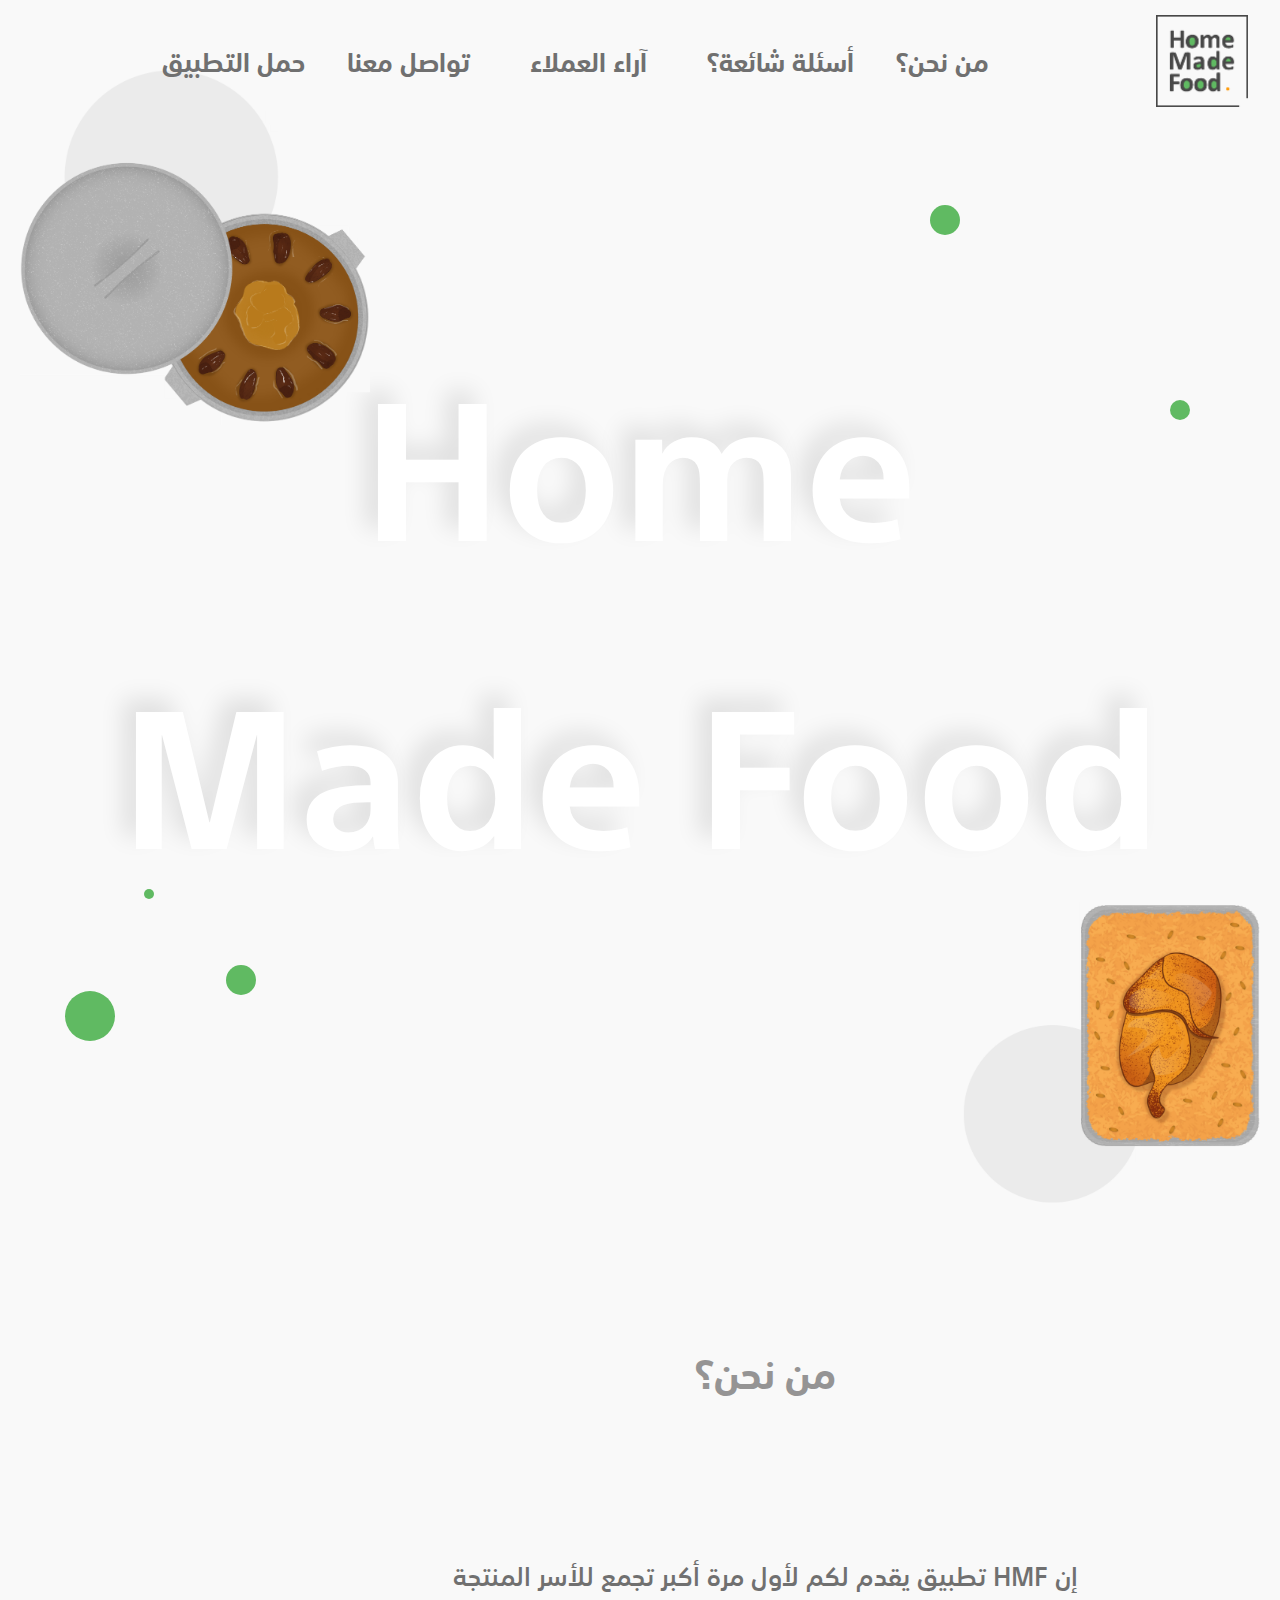
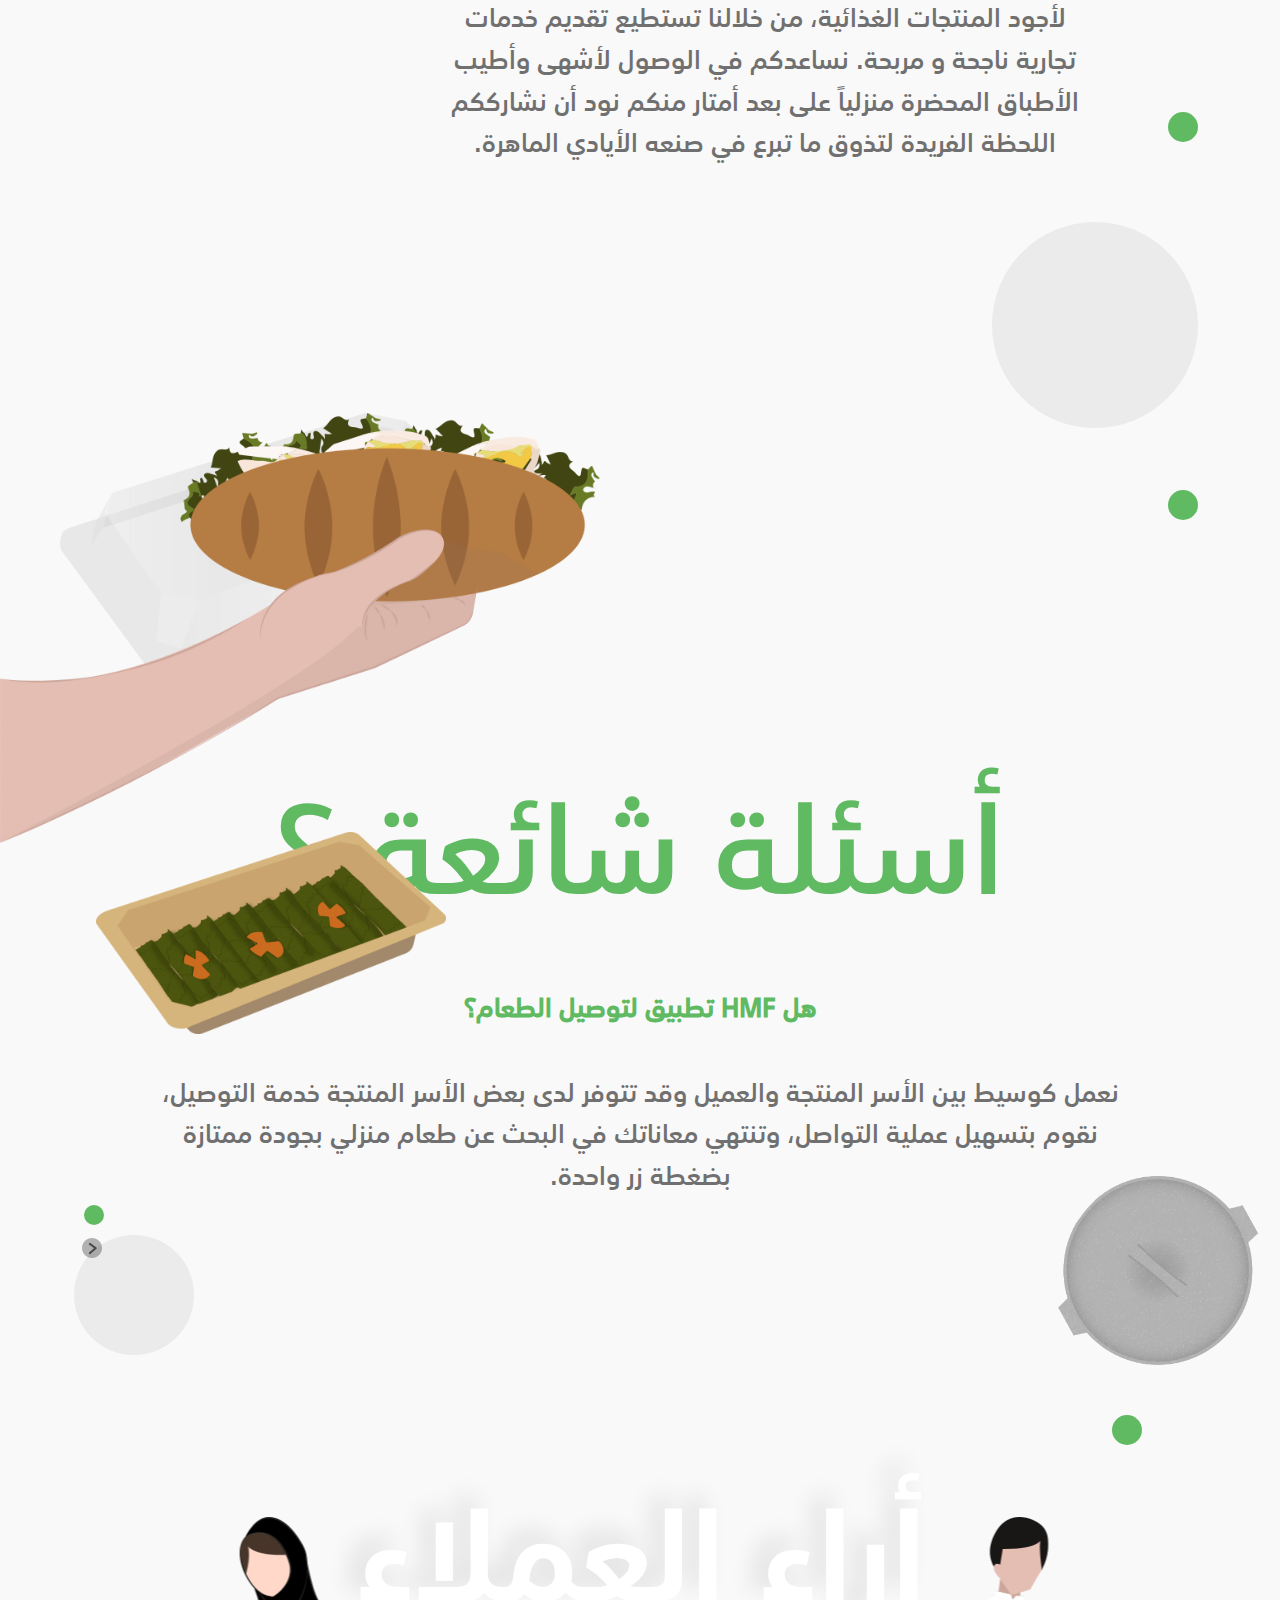
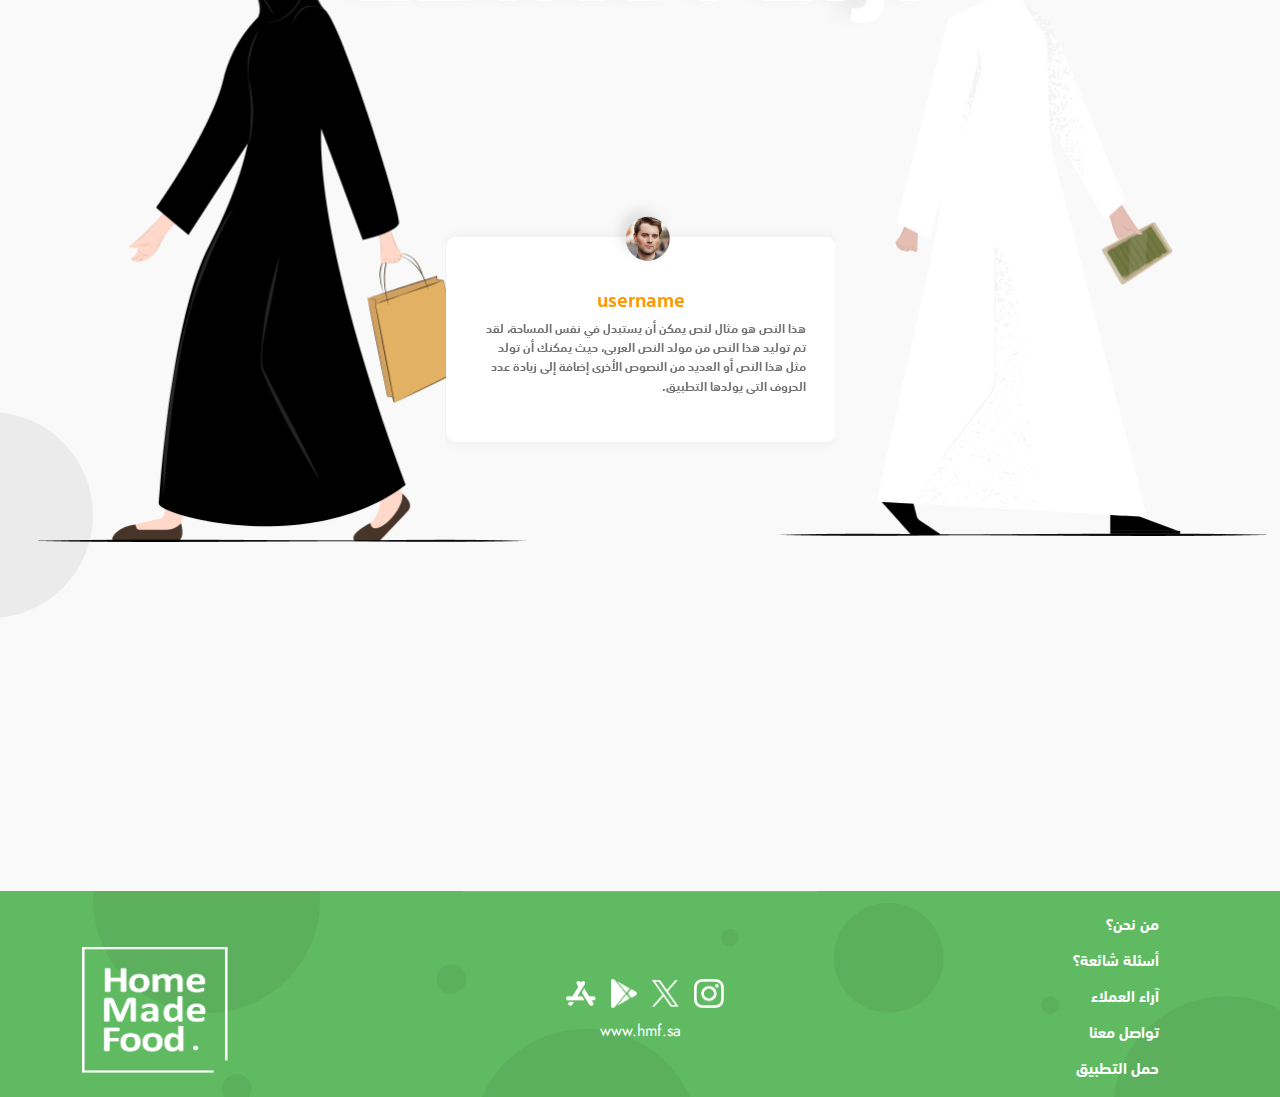
<file: index.html>
<!DOCTYPE html>
<html lang="ar" dir="rtl">
  <head>
    <!-- Required Meta Tags -->
    <meta charset="UTF-8" />
    <meta http-equiv="X-UA-Compatible" content="IE=edge" />
    <meta name="viewport" content="width=device-width, initial-scale=1.0" />
    <link
      rel="stylesheet"
      href="https://cdnjs.cloudflare.com/ajax/libs/font-awesome/4.7.0/css/font-awesome.min.css"
    />

    <!-- Plugins CSS -->
    <link rel="stylesheet" href="assets/css/plugins.css" />
    <!-- Icon Plugins CSS -->
    <link rel="stylesheet" href="assets/css/iconplugins.css" />
    <!-- Style CSS -->
    <link rel="stylesheet" href="assets/css/style.css" />
    <!-- Responsive CSS -->
    <link rel="stylesheet" href="assets/css/responsive.css" />
    <!-- Theme Dark CSS -->
    <link rel="stylesheet" href="assets/css/theme-dark.css" />
    <!-- RTL CSS -->
    <link rel="stylesheet" href="assets/css/rtl.css" />
    <!--own CSS-->
    <link rel="stylesheet" href="assets/css/own.css" />
    <!-- Title -->
    <title>HOMEMADEFOOD</title>

    <!-- Favicon -->
    <link rel="icon" type="image/png" href="assets/images/favicon.png" />
  </head>
  <body>
    <!-- Pre Loader -->

    <!-- End Pre Loader -->

    <!-- Start Navbar Area -->
    <div class="navbar-area">
      <div class="mobile-responsive-nav">
        <div class="container">
          <div class="mobile-responsive-menu">
            <div class="logo">
              <a href="index.html">
                <img src="assets/images/logo.png" class="logo-one" alt="logo" />
                <img src="assets/images/logo.png" class="logo-two" alt="logo" />
              </a>
            </div>
          </div>
        </div>
      </div>

      <!-- Menu For Desktop Device -->
      <div class="desktop-nav nav-area">
        <div class="container-fluid">
          <nav class="navbar navbar-expand-md navbar-light">
            <a class="navbar-brand" href="index.html">
              <img src="assets/images/logo.png" class="logo-one" alt="Logo" />
              <img src="assets/images/logo.png" class="logo-two" alt="Logo" />
            </a>

            <div
              class="collapse navbar-collapse mean-menu"
              id="navbarSupportedContent"
            >
              <ul class="navbar-nav">
                <li class="nav-item">
                  <a href="home.html" class="nav-link"> من نحن؟ </a>
                </li>

                <li class="nav-item">
                  <a href="faq.html" class="nav-link"> أسئلة شائعة؟ </a>
                </li>

                <li class="nav-item">
                  <a href="customer-review.html" class="nav-link">
                    آراء العملاء
                  </a>
                </li>

                <li class="nav-item">
                  <a href="contact-us.html" class="nav-link"> تواصل معنا </a>
                </li>

                <li class="nav-item">
                  <a href="app.html" class="nav-link"> حمل التطبيق </a>
                </li>
              </ul>
            </div>
          </nav>
        </div>
      </div>
    </div>
    <!-- End Navbar Area -->

    <div class="featured-area pt-10 first-section">
      <div class="home-header">
        <img class="img-header" src="/assets/images/home-header.png" />
      </div>
      <div class="green-30-25">&nbsp;</div>
      <div class="green-10-15">&nbsp;</div>
      <div class="container slider-home text-center">Home <br />Made Food</div>
      <div class="green-10-88">&nbsp;</div>
      <div class="green-30-80">&nbsp;</div>

      <div class="img-footer-relative">
        <img class="img-footer" src="/assets/images/home-header-bottom.png" />
      </div>
    </div>

    <div class="featured-area second-section pt-100 pb-70">
      <div class="mt-170 show-mobile"></div>
      <div class="mt-100 hide-mobile">&nbsp;</div>
      <div class="gray-206-5 show-mobile">
        <img class="img-footer" src="/assets/images/half-circle.png" />
      </div>
      <div class="container">
        <div class="row align-items-center mb-45">
          <div class="col-lg-12 col-md-12">
            <div class="green-97-27 hide-mobile">&nbsp;</div>

            <div class="mt-110 hide-mobile">&nbsp;</div>
            <div class="section-title text-center mt-rs-20 pl-250">
              <div class="mt-110 hide-mobile">&nbsp;</div>
              <div class="mt-22 show-mobile">&nbsp;</div>
              <span class="header-text">من نحن؟</span>
              <div class="mt-110 hide-mobile">&nbsp;</div>
              <p class="text-26">
                إن HMF تطبيق يقدم لكم لأول مرة أكبر تجمع للأسر المنتجة لأجود
                المنتجات الغذائية، من خلالنا تستطيع تقديم خدمات تجارية ناجحة و
                مربحة. نساعدكم في الوصول لأشهى وأطيب الأطباق المحضرة منزلياً على
                بعد أمتار منكم نود أن نشارككم اللحظة الفريدة لتذوق ما تبرع في
                صنعه الأيادي الماهرة.
              </p>
            </div>
            <div class="green-30-5 hide-mobile">&nbsp;</div>
            <div class="gray-206-5 hide-mobile">&nbsp;</div>
          </div>
        </div>
      </div>
    </div>

    <div class="featured-area pt-100 third-section mb-100">
      <div class="hand-absolute">
        <img src="./assets/images/hand.png" class="w-350" alt="img" />
      </div>
      <div class="container">
        <div class="absolute-l-60">
          <img src="./assets/images/third-top.png" class="w-200" alt="img" />
        </div>
        <div class="row align-items-center mb-45">
          <div class="col-lg-12 col-md-12">
            <div class="green-30-0">&nbsp;</div>
            <div class="section-title pt-100 text-center mt-rs-20">
              <div class="mt-33 hide-mobile">&nbsp;</div>
              <span class="header-text-second">أسئلة شائعة ؟</span>
              <h1 class="des">هل HMF تطبيق لتوصيل الطعام؟</h1>
              <div class="f-270-img">
                <img
                  src="./assets/images/fourth-img.png"
                  class="w-270"
                  alt="img"
                />
              </div>
              <div class="f-left-index-arrow">
                <img
                  src="./assets/images/right.png"
                  class="f-left-index-arrow-img"
                  alt="img"
                />
              </div>
              <div class="f-right-index-arrow">
                <img
                  src="./assets/images/right.png"
                  class="f-right-index-arrow-img"
                  alt="img"
                />
              </div>

              <p class="text-26-des">
                نعمل كوسيط بين الأسر المنتجة والعميل وقد تتوفر لدى بعض الأسر
                المنتجة خدمة التوصيل، نقوم بتسهيل عملية التواصل، وتنتهي معاناتك
                في البحث عن طعام منزلي بجودة ممتازة بضغطة زر واحدة.
              </p>
              <div class="absolute-r-60 hide-mobile">
                <img
                  src="./assets/images/fourth.png"
                  class="f-w-200"
                  alt="img"
                />
              </div>
              <div class="absolute-r-60 show-mobile">
                <img
                  src="./assets/images/home-three.png"
                  class="f-w-200"
                  alt="img"
                />
              </div>
              <div class="f-g-20 hide-mobile">&nbsp;</div>
            </div>

            <div class="f-gray-148">&nbsp;</div>
            <div class="fif-grr-10 show-mobile">&nbsp;</div>
          </div>
        </div>
      </div>
    </div>
    <div class="mt-140 show-mobile">&nbsp;</div>
    <div class="testimonials-area fourth-section pb-100 mb-5">
      <div class="container">
        <div class="fif-gr-30">&nbsp;</div>

        <div class="section-title mb-45 slider-home-testimonial text-center">
          أراء العملاء
        </div>
        <div class="mt-33 hide-mobile">&nbsp;</div>
        <div class="testimonials-slider owl-carousel owl-theme">
          <div class="testimonials-item">
            <img src="assets/images/pic.png" alt="testimonials" />
            <h1 class="text-center testimonial-header-text">username</h1>
            <p class="testimonial-p-text">
              هذا النص هو مثال لنص يمكن أن يستبدل في نفس المساحة، لقد تم توليد
              هذا النص من مولد النص العربى، حيث يمكنك أن تولد مثل هذا النص أو
              العديد من النصوص الأخرى إضافة إلى زيادة عدد الحروف التى يولدها
              التطبيق.
            </p>
          </div>
          <div class="testimonials-item">
            <img src="assets/images/pic.png" alt="testimonials" />
            <h1 class="text-center testimonial-header-text">username</h1>
            <p class="testimonial-p-text">
              هذا النص هو مثال لنص يمكن أن يستبدل في نفس المساحة، لقد تم توليد
              هذا النص من مولد النص العربى، حيث يمكنك أن تولد مثل هذا النص أو
              العديد من النصوص الأخرى إضافة إلى زيادة عدد الحروف التى يولدها
              التطبيق.
            </p>
          </div>
        </div>
        <div class="fif-absolute-489">
          <img src="./assets/images/man.png" />
        </div>
        <div class="fif-grr-30 show-mobile">&nbsp;</div>
        <div class="fif-gray-206">&nbsp;</div>
        <div class="fif-absolute-489-l">
          <img src="./assets/images/female.png" />
        </div>
      </div>
      <div class="mt-110 hide-mobile">&nbsp;</div>
    </div>
    <!-- Footer Area -->
    <footer class="footer-area">
      <div class="container pt-10 pb-0">
        <div class="row mt-1">
          <div class="col">
            <div class="footer-widget ps-1 pt-3">
              <ul class="footer-contact">
                <li>
                  <div class="content">
                    <a href="home.html"><span>من نحن؟</span></a>
                  </div>
                </li>
                <li>
                  <div class="content">
                    <a href="faq.html"><span>أسئلة شائعة؟</span></a>
                  </div>
                </li>
                <li>
                  <div class="content">
                    <a href="customer-review.html"><span>آراء العملاء</span></a>
                  </div>
                </li>

                <li>
                  <div class="content">
                    <a href="contact-us.html"> <span>تواصل معنا</span></a>
                  </div>
                </li>
                <li>
                  <div class="content">
                    <a href="app.html"> <span>حمل التطبيق</span></a>
                  </div>
                </li>
              </ul>
            </div>
          </div>
          <div class="col">
            <div class="copyright-area">
              <div class="container">
                <div class="footer-widget pb-0 text-center">
                  <ul class="social-link">
                    <li>
                      <a href="https://www.facebook.com/" target="_blank">
                        <img
                          src="assets/images/instagram.png"
                          class="instagram"
                          alt="instagram"
                        />
                      </a>
                    </li>
                    <li>
                      <a href="https://www.facebook.com/" target="_blank">
                        <img
                          src="assets/images/twitter.png"
                          class="twitter"
                          alt="Twitter"
                        />
                      </a>
                    </li>
                    <li>
                      <a href="https://www.facebook.com/" target="_blank">
                        <img
                          src="assets/images/google-play.png"
                          class="google-store"
                          alt="google store"
                        />
                      </a>
                    </li>
                    <li>
                      <a href="https://www.facebook.com/" target="_blank">
                        <img
                          src="assets/images/apple-play.png"
                          class="apple-store"
                          alt="apple store"
                        />
                      </a>
                    </li>
                  </ul>
                </div>
                <div class="copy-right-text text-center">
                  <p>www.hmf.sa</p>
                </div>
              </div>
            </div>
          </div>

          <div class="col">
            <div class="footer-widget text-end">
              <div class="footer-logo">
                <a href="index.html">
                  <img
                    src="assets/images/footer-logo.png"
                    class="img-w-146"
                    alt="Images"
                  />
                </a>
              </div>
            </div>
          </div>
        </div>
      </div>
    </footer>
    <!-- Footer Area End -->

    <!-- Jquery Min JS -->
    <script src="assets/js/jquery.min.js"></script>
    <!-- Plugins JS -->
    <script src="assets/js/plugins.js"></script>
    <!-- Custom  JS -->
    <script src="assets/js/custom.js"></script>
  </body>
</html>
</file>
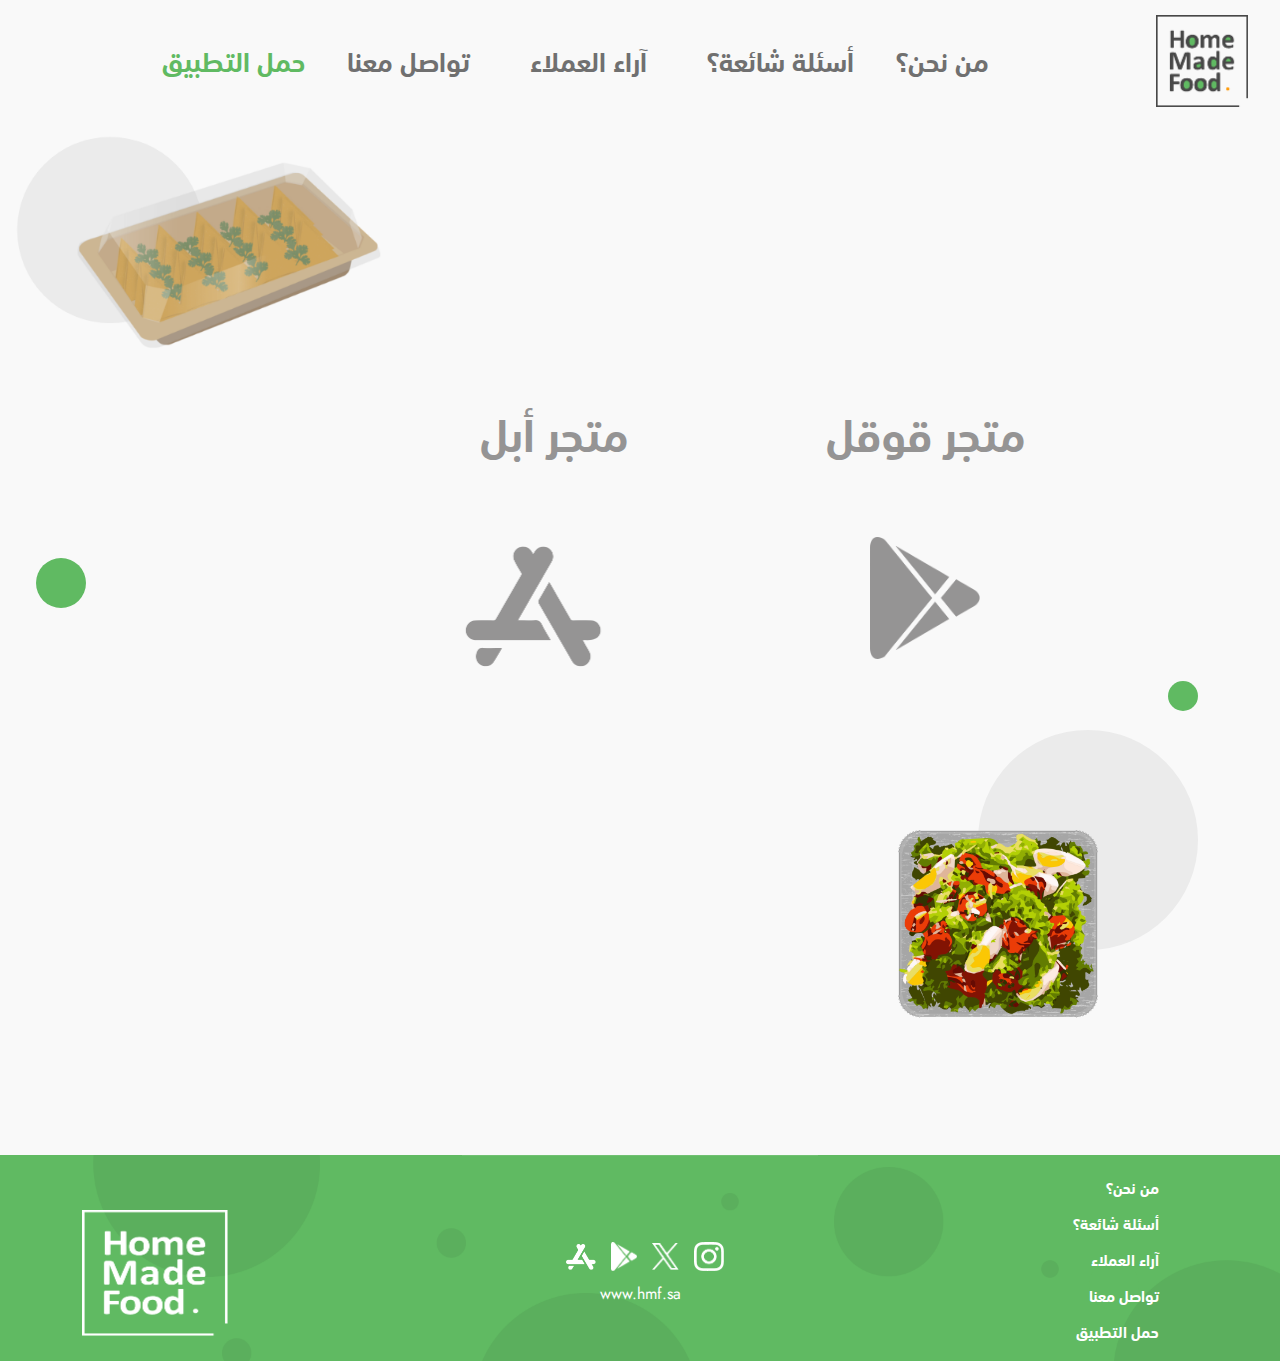
<file: app.html>
<!DOCTYPE html>
<html lang="ar" dir="rtl">
  <head>
    <!-- Required Meta Tags -->
    <meta charset="UTF-8" />
    <meta http-equiv="X-UA-Compatible" content="IE=edge" />
    <meta name="viewport" content="width=device-width, initial-scale=1.0" />
    <link
      rel="stylesheet"
      href="https://cdnjs.cloudflare.com/ajax/libs/font-awesome/4.7.0/css/font-awesome.min.css"
    />

    <!-- Plugins CSS -->
    <link rel="stylesheet" href="assets/css/plugins.css" />
    <!-- Icon Plugins CSS -->
    <link rel="stylesheet" href="assets/css/iconplugins.css" />
    <!-- Style CSS -->
    <link rel="stylesheet" href="assets/css/style.css" />
    <!-- Responsive CSS -->
    <link rel="stylesheet" href="assets/css/responsive.css" />
    <!-- Theme Dark CSS -->
    <link rel="stylesheet" href="assets/css/theme-dark.css" />
    <!-- RTL CSS -->
    <link rel="stylesheet" href="assets/css/rtl.css" />
    <!--own CSS-->
    <link rel="stylesheet" href="assets/css/own.css" />
    <!-- Title -->
    <title>HOMEMADEFOOD</title>

    <!-- Favicon -->
    <link rel="icon" type="image/png" href="assets/images/favicon.png" />
  </head>
  <body>
    <!-- Pre Loader -->
    <!-- <div id="preloader">
      <div id="preloader-area">
        <div class="spinner"></div>
        <div class="spinner"></div>
        <div class="spinner"></div>
        <div class="spinner"></div>
        <div class="spinner"></div>
        <div class="spinner"></div>
        <div class="spinner"></div>
        <div class="spinner"></div>
      </div>
      <div class="preloader-section preloader-left"></div>
      <div class="preloader-section preloader-right"></div>
    </div> -->
    <!-- End Pre Loader -->

    <!-- Start Navbar Area -->
    <div class="navbar-area">
      <div class="mobile-responsive-nav">
        <div class="container">
          <div class="mobile-responsive-menu">
            <div class="logo">
              <a href="index.html">
                <img src="assets/images/logo.png" class="logo-one" alt="logo" />
                <img src="assets/images/logo.png" class="logo-two" alt="logo" />
              </a>
            </div>
          </div>
        </div>
      </div>

      <!-- Menu For Desktop Device -->
      <div class="desktop-nav nav-area">
        <div class="container-fluid">
          <nav class="navbar navbar-expand-md navbar-light">
            <a class="navbar-brand" href="index.html">
              <img src="assets/images/logo.png" class="logo-one" alt="Logo" />
              <img src="assets/images/logo.png" class="logo-two" alt="Logo" />
            </a>

            <div
              class="collapse navbar-collapse mean-menu"
              id="navbarSupportedContent"
            >
              <ul class="navbar-nav">
                <li class="nav-item">
                  <a href="home.html" class="nav-link"> من نحن؟ </a>
                </li>

                <li class="nav-item">
                  <a href="faq.html" class="nav-link"> أسئلة شائعة؟ </a>
                </li>

                <li class="nav-item">
                  <a href="customer-review.html" class="nav-link">
                    آراء العملاء
                  </a>
                </li>

                <li class="nav-item">
                  <a href="contact-us.html" class="nav-link"> تواصل معنا </a>
                </li>

                <li class="nav-item">
                  <a href="app.html" class="nav-link active"> حمل التطبيق </a>
                </li>
              </ul>
            </div>
          </nav>
        </div>
      </div>
    </div>
    <!-- End Navbar Area -->

    <div class="featured-area pt-100 mb-100 pb-70">
      <div class="container">
        <div class="app-green-50">&nbsp;</div>

        <div class="app-absolute">
          <img src="./assets/images/app-header.png" class="app-img" alt="img" />
        </div>
        <div class="mt-1 show-mobile">&nbsp;</div>
        <div class="mt-1 show-mobile">&nbsp;</div>
        <div class="mt-1 show-mobile">&nbsp;</div>
        <div class="mt-1 show-mobile">&nbsp;</div>
        <div class="mt-1 show-mobile">&nbsp;</div>
        <div class="mt-1 show-mobile">&nbsp;</div>
        <div class="row align-items-center mb-45">
          <div class="col-lg-12 col-md-12">
            <div class="app-green-30">&nbsp;</div>
            <div class="section-title pt-100 text-center mt-rs-20">
              <h1 class="text-app-header text-center show-mobile">
                حمل التطبيق
              </h1>
              <div class="row">
                <div class="col">
                  <h1 class="app-text-gray">متجر قوقل</h1>
                  <div
                    onclick="$('.google').toggle();$('.google-select').toggle()"
                  >
                    <img class="google" src="./assets/images/google.png" />
                    <img
                      class="google-select"
                      style="display: none"
                      src="./assets/images/google-select.png"
                    />
                  </div>
                </div>
                <div class="col">
                  <h1 class="app-gray-text-center">متجر أبل</h1>
                  <div
                    class="text-right"
                    onclick="$('.apple').toggle();$('.apple-selec').toggle()"
                  >
                    <img class="apple" src="./assets/images/apple.png" />
                    <img
                      style="display: none"
                      src="./assets/images/app-selec.png"
                      class="apple-selec"
                      alt="img"
                    />
                  </div>
                </div>
              </div>
            </div>
            <div class="app-g-50">&nbsp;</div>
            <div class="app-g-10 show-mobile">&nbsp;</div>
            <div class="app-gray-200">
              &nbsp;
              <div>
                <img
                  src="./assets/images/app.png"
                  class="app-gray-200-abs"
                  alt="img"
                />
              </div>
            </div>
          </div>
        </div>
      </div>
    </div>

    <!-- Footer Area -->
    <footer class="footer-area">
      <div class="container pt-10 pb-0">
        <div class="row mt-1">
          <div class="col">
            <div class="footer-widget ps-1 pt-3">
              <ul class="footer-contact">
                <li>
                  <div class="content">
                    <a href="home.html"><span>من نحن؟</span></a>
                  </div>
                </li>
                <li>
                  <div class="content">
                    <a href="faq.html"><span>أسئلة شائعة؟</span></a>
                  </div>
                </li>
                <li>
                  <div class="content">
                    <a href="customer-review.html"><span>آراء العملاء</span></a>
                  </div>
                </li>

                <li>
                  <div class="content">
                    <a href="contact-us.html"> <span>تواصل معنا</span></a>
                  </div>
                </li>
                <li>
                  <div class="content">
                    <a href="app.html"> <span>حمل التطبيق</span></a>
                  </div>
                </li>
              </ul>
            </div>
          </div>
          <div class="col">
            <div class="copyright-area">
              <div class="container">
                <div class="footer-widget pb-0 text-center">
                  <ul class="social-link">
                    <li>
                      <a href="https://www.facebook.com/" target="_blank">
                        <img
                          src="assets/images/instagram.png"
                          class="instagram"
                          alt="instagram"
                        />
                      </a>
                    </li>
                    <li>
                      <a href="https://www.facebook.com/" target="_blank">
                        <img
                          src="assets/images/twitter.png"
                          class="twitter"
                          alt="Twitter"
                        />
                      </a>
                    </li>
                    <li>
                      <a href="https://www.facebook.com/" target="_blank">
                        <img
                          src="assets/images/google-play.png"
                          class="google-store"
                          alt="google store"
                        />
                      </a>
                    </li>
                    <li>
                      <a href="https://www.facebook.com/" target="_blank">
                        <img
                          src="assets/images/apple-play.png"
                          class="apple-store"
                          alt="apple store"
                        />
                      </a>
                    </li>
                  </ul>
                </div>
                <div class="copy-right-text text-center">
                  <p>www.hmf.sa</p>
                </div>
              </div>
            </div>
          </div>

          <div class="col">
            <div class="footer-widget text-end">
              <div class="footer-logo">
                <a href="index.html">
                  <img
                    src="assets/images/footer-logo.png"
                    class="img-w-146"
                    alt="Images"
                  />
                </a>
              </div>
            </div>
          </div>
        </div>
      </div>
    </footer>
    <!-- Footer Area End -->

    <!-- Jquery Min JS -->
    <script src="assets/js/jquery.min.js"></script>
    <!-- Plugins JS -->
    <script src="assets/js/plugins.js"></script>
    <!-- Custom  JS -->
    <script src="assets/js/custom.js"></script>
  </body>
</html>
</file>
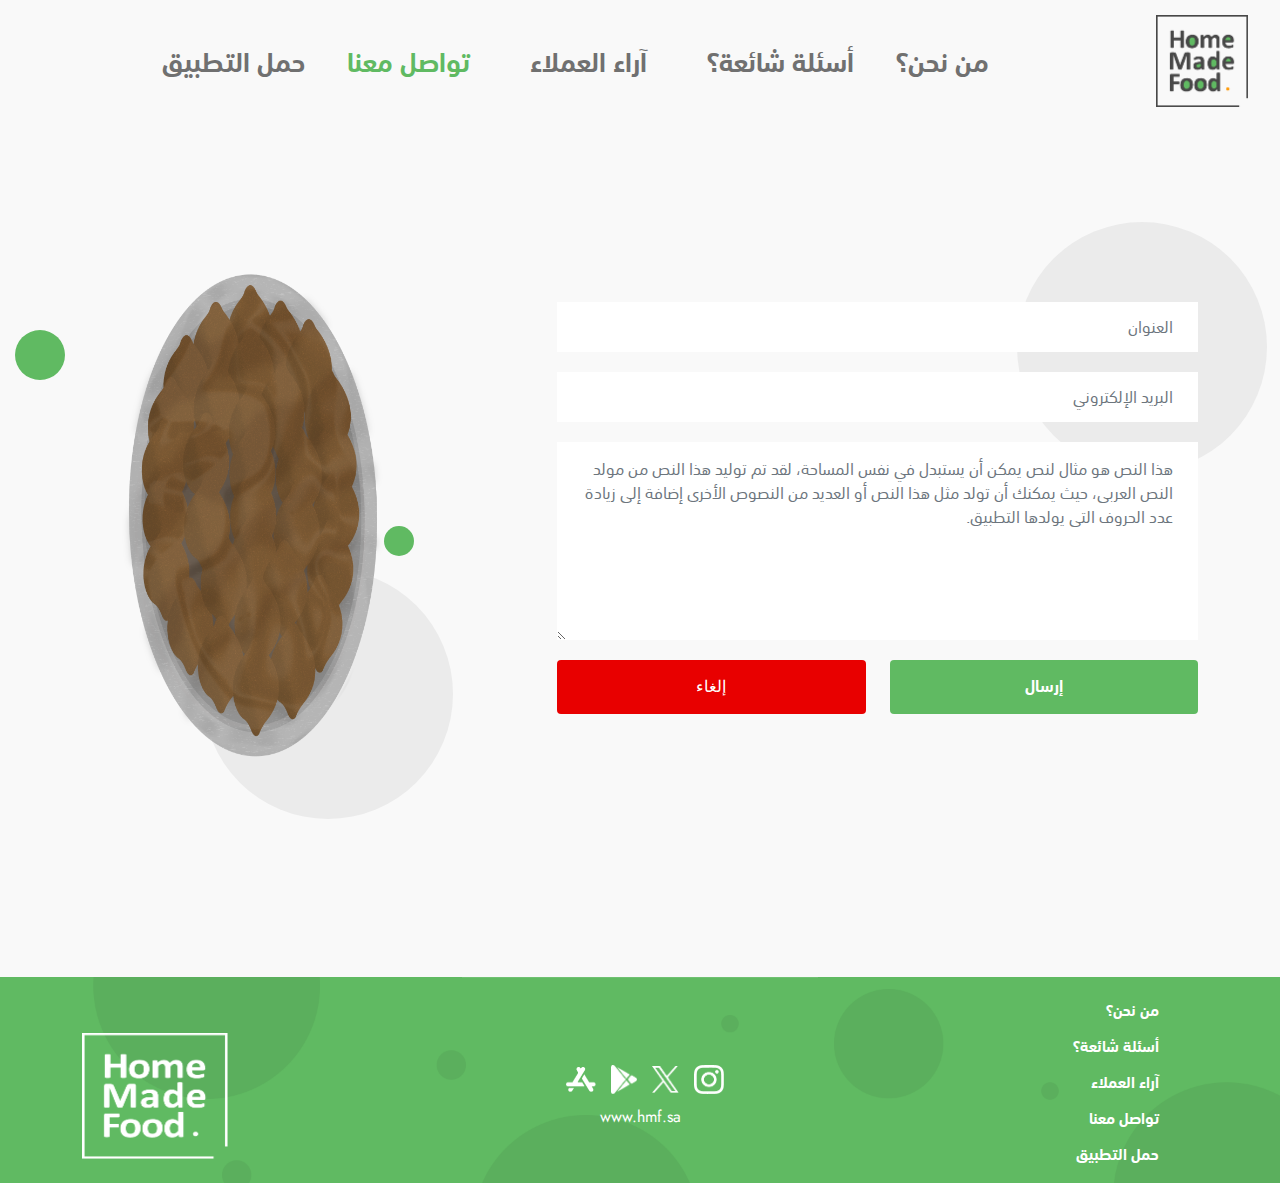
<file: contact-us.html>
<!DOCTYPE html>
<html lang="ar" dir="rtl">
  <head>
    <!-- Required Meta Tags -->
    <meta charset="UTF-8" />
    <meta http-equiv="X-UA-Compatible" content="IE=edge" />
    <meta name="viewport" content="width=device-width, initial-scale=1.0" />
    <link
      rel="stylesheet"
      href="https://cdnjs.cloudflare.com/ajax/libs/font-awesome/4.7.0/css/font-awesome.min.css"
    />

    <!-- Plugins CSS -->
    <link rel="stylesheet" href="assets/css/plugins.css" />
    <!-- Icon Plugins CSS -->
    <link rel="stylesheet" href="assets/css/iconplugins.css" />
    <!-- Style CSS -->
    <link rel="stylesheet" href="assets/css/style.css" />
    <!-- Responsive CSS -->
    <link rel="stylesheet" href="assets/css/responsive.css" />
    <!-- Theme Dark CSS -->
    <link rel="stylesheet" href="assets/css/theme-dark.css" />
    <!-- RTL CSS -->
    <link rel="stylesheet" href="assets/css/rtl.css" />
    <!--own CSS-->
    <link rel="stylesheet" href="assets/css/own.css" />
    <!-- Title -->
    <title>HOMEMADEFOOD</title>

    <!-- Favicon -->
    <link rel="icon" type="image/png" href="assets/images/favicon.png" />
  </head>
  <body>
    <!-- Pre Loader -->
    <!-- <div id="preloader">
      <div id="preloader-area">
        <div class="spinner"></div>
        <div class="spinner"></div>
        <div class="spinner"></div>
        <div class="spinner"></div>
        <div class="spinner"></div>
        <div class="spinner"></div>
        <div class="spinner"></div>
        <div class="spinner"></div>
      </div>
      <div class="preloader-section preloader-left"></div>
      <div class="preloader-section preloader-right"></div>
    </div> -->
    <!-- End Pre Loader -->

    <!-- Start Navbar Area -->
    <div class="navbar-area">
      <div class="mobile-responsive-nav">
        <div class="container">
          <div class="mobile-responsive-menu">
            <div class="logo">
              <a href="index.html">
                <img src="assets/images/logo.png" class="logo-one" alt="logo" />
                <img src="assets/images/logo.png" class="logo-two" alt="logo" />
              </a>
            </div>
          </div>
        </div>
      </div>

      <!-- Menu For Desktop Device -->
      <div class="desktop-nav nav-area">
        <div class="container-fluid">
          <nav class="navbar navbar-expand-md navbar-light">
            <a class="navbar-brand" href="index.html">
              <img src="assets/images/logo.png" class="logo-one" alt="Logo" />
              <img src="assets/images/logo.png" class="logo-two" alt="Logo" />
            </a>

            <div
              class="collapse navbar-collapse mean-menu"
              id="navbarSupportedContent"
            >
              <ul class="navbar-nav">
                <li class="nav-item">
                  <a href="home.html" class="nav-link"> من نحن؟ </a>
                </li>

                <li class="nav-item">
                  <a href="faq.html" class="nav-link"> أسئلة شائعة؟ </a>
                </li>

                <li class="nav-item">
                  <a href="customer-review.html" class="nav-link">
                    آراء العملاء
                  </a>
                </li>

                <li class="nav-item">
                  <a href="contact-us.html" class="nav-link active">
                    تواصل معنا
                  </a>
                </li>

                <li class="nav-item">
                  <a href="app.html" class="nav-link"> حمل التطبيق </a>
                </li>
              </ul>
            </div>
          </nav>
        </div>
      </div>
    </div>
    <!-- End Navbar Area -->

    <div class="testimonials-area pb-100 mb-5">
      <div class="contact-info-area pt-100 pb-70">
        <div class="container">
          <div class="row justify-content-center">
            <div class="col-lg-6 col-12 show-mobile" style="height: 250px">
              <div class="contact-g-50">&nbsp;</div>

              <div class="contact-g-30">&nbsp;</div>
              <div class="contact-gr-250 hide-mobile">&nbsp;</div>

              <div class="contact-ab">
                <img class="contact-img" src="./assets/images/contact.png" />
              </div>
            </div>
            <div class="col-lg-7 col-6">
              <div class="contact-green-50">&nbsp;</div>
              <div class="contact-gray-250">&nbsp;</div>
              <div class="contact-form">
                <h1 class="text-contact-header text-center show-mobile">
                  تواصل معنا
                </h1>
                <form id="contactForm">
                  <div class="row">
                    <div class="col-lg-12">
                      <div class="form-group">
                        <input
                          type="text"
                          name="name"
                          id="name"
                          class="form-control"
                          required
                          data-error="Please Enter Your Name"
                          placeholder="العنوان"
                        />
                        <div class="help-block with-errors"></div>
                      </div>
                    </div>

                    <div class="col-lg-12">
                      <div class="form-group">
                        <input
                          type="email"
                          name="email"
                          id="email"
                          class="form-control"
                          required
                          data-error="Please Enter Your Email"
                          placeholder="البريد الإلكتروني"
                        />
                        <div class="help-block with-errors"></div>
                      </div>
                    </div>

                    <div class="col-lg-12">
                      <div class="form-group">
                        <textarea
                          name="message"
                          class="form-control"
                          id="message"
                          cols="30"
                          rows="7"
                          required
                          data-error="Write your message"
                          placeholder="هذا النص هو مثال لنص يمكن أن يستبدل في نفس المساحة، لقد تم توليد هذا النص من مولد النص العربى، حيث يمكنك أن تولد مثل هذا النص أو العديد من النصوص الأخرى إضافة إلى زيادة عدد الحروف التى يولدها التطبيق."
                        ></textarea>
                        <div class="help-block with-errors"></div>
                      </div>
                    </div>

                    <div class="col col-width">
                      <button type="submit" class="button-primary">
                        إرسال
                      </button>
                    </div>
                    <div class="col col-width">
                      <button type="submit" class="button-primary-cancel">
                        إلغاء
                      </button>
                    </div>
                  </div>
                </form>
              </div>
            </div>
            <div class="col-lg-5 col-12 hide-mobile">
              <div class="contact-g-50">&nbsp;</div>

              <div class="contact-g-30">&nbsp;</div>
              <div class="contact-gr-250">&nbsp;</div>

              <div class="contact-ab">
                <img class="contact-img" src="./assets/images/contact.png" />
              </div>
            </div>
          </div>
        </div>
      </div>
    </div>
    <!-- Footer Area -->
    <footer class="footer-area">
      <div class="container pt-10 pb-0">
        <div class="row mt-1">
          <div class="col">
            <div class="footer-widget ps-1 pt-3">
              <ul class="footer-contact">
                <li>
                  <div class="content">
                    <a href="home.html"><span>من نحن؟</span></a>
                  </div>
                </li>
                <li>
                  <div class="content">
                    <a href="faq.html"><span>أسئلة شائعة؟</span></a>
                  </div>
                </li>
                <li>
                  <div class="content">
                    <a href="customer-review.html"><span>آراء العملاء</span></a>
                  </div>
                </li>

                <li>
                  <div class="content">
                    <a href="contact-us.html"> <span>تواصل معنا</span></a>
                  </div>
                </li>
                <li>
                  <div class="content">
                    <a href="app.html"> <span>حمل التطبيق</span></a>
                  </div>
                </li>
              </ul>
            </div>
          </div>
          <div class="col">
            <div class="copyright-area">
              <div class="container">
                <div class="footer-widget pb-0 text-center">
                  <ul class="social-link">
                    <li>
                      <a href="https://www.facebook.com/" target="_blank">
                        <img
                          src="assets/images/instagram.png"
                          class="instagram"
                          alt="instagram"
                        />
                      </a>
                    </li>
                    <li>
                      <a href="https://www.facebook.com/" target="_blank">
                        <img
                          src="assets/images/twitter.png"
                          class="twitter"
                          alt="Twitter"
                        />
                      </a>
                    </li>
                    <li>
                      <a href="https://www.facebook.com/" target="_blank">
                        <img
                          src="assets/images/google-play.png"
                          class="google-store"
                          alt="google store"
                        />
                      </a>
                    </li>
                    <li>
                      <a href="https://www.facebook.com/" target="_blank">
                        <img
                          src="assets/images/apple-play.png"
                          class="apple-store"
                          alt="apple store"
                        />
                      </a>
                    </li>
                  </ul>
                </div>
                <div class="copy-right-text text-center">
                  <p>www.hmf.sa</p>
                </div>
              </div>
            </div>
          </div>

          <div class="col">
            <div class="footer-widget text-end">
              <div class="footer-logo">
                <a href="index.html">
                  <img
                    src="assets/images/footer-logo.png"
                    class="img-w-146"
                    alt="Images"
                  />
                </a>
              </div>
            </div>
          </div>
        </div>
      </div>
    </footer>
    <!-- Footer Area End -->

    <!-- Jquery Min JS -->
    <script src="assets/js/jquery.min.js"></script>
    <!-- Plugins JS -->
    <script src="assets/js/plugins.js"></script>
    <!-- Custom  JS -->
    <script src="assets/js/custom.js"></script>
  </body>
</html>
</file>
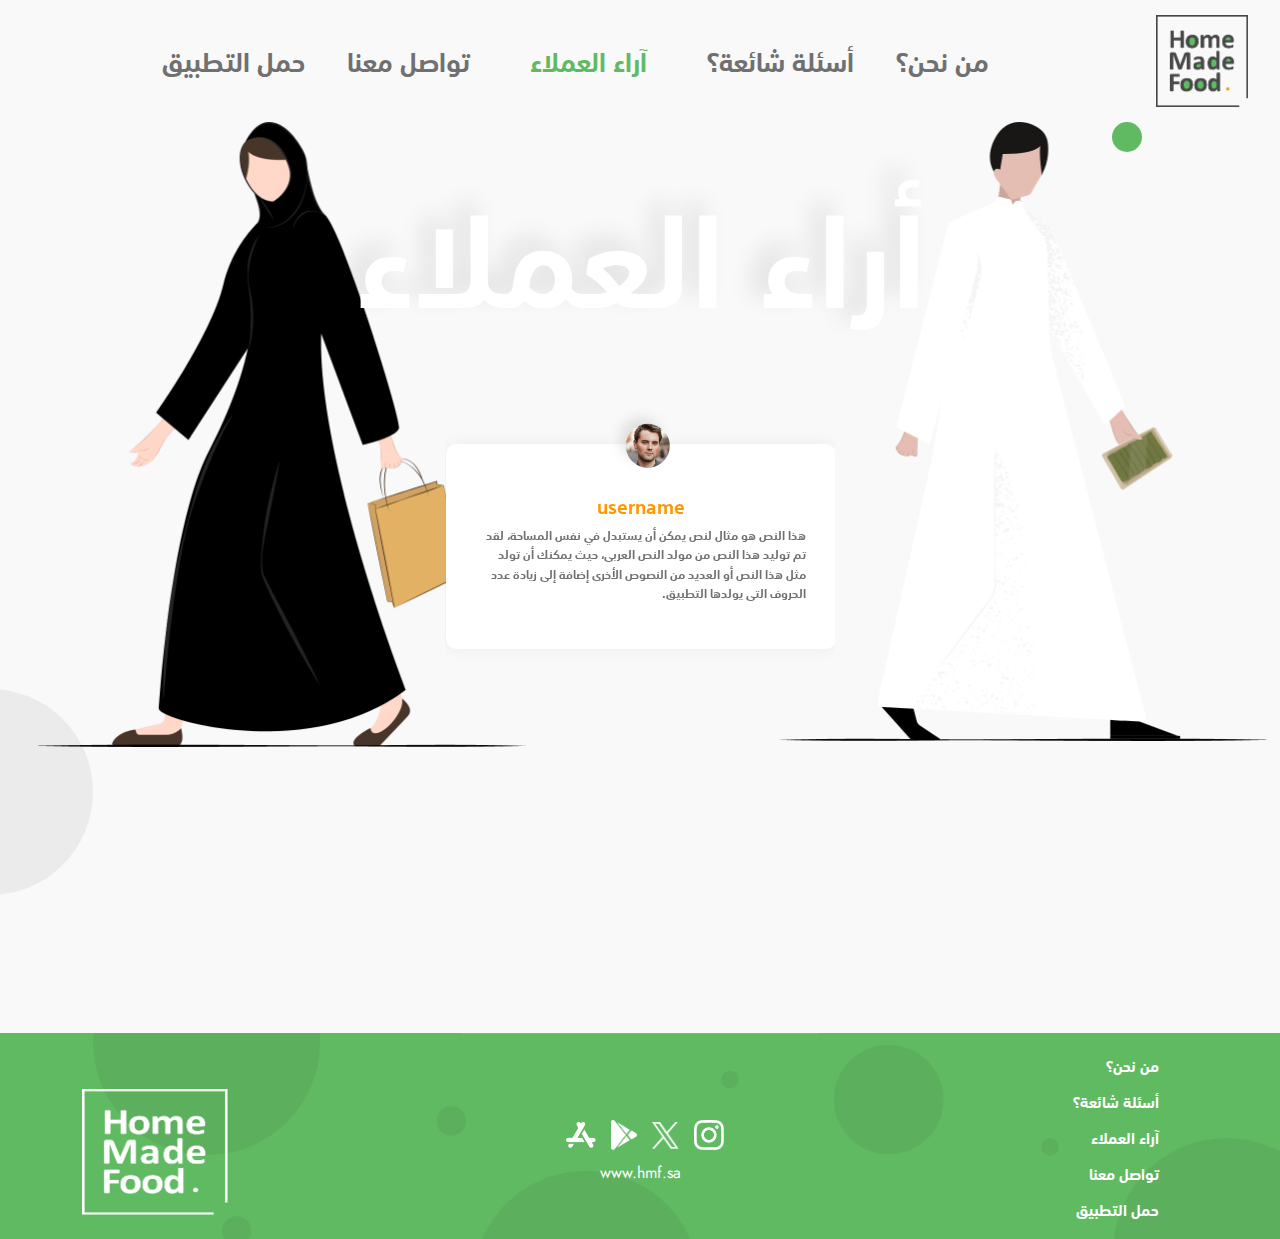
<file: customer-review.html>
<!DOCTYPE html>
<html lang="ar" dir="rtl">
  <head>
    <!-- Required Meta Tags -->
    <meta charset="UTF-8" />
    <meta http-equiv="X-UA-Compatible" content="IE=edge" />
    <meta name="viewport" content="width=device-width, initial-scale=1.0" />
    <link
      rel="stylesheet"
      href="https://cdnjs.cloudflare.com/ajax/libs/font-awesome/4.7.0/css/font-awesome.min.css"
    />

    <!-- Plugins CSS -->
    <link rel="stylesheet" href="assets/css/plugins.css" />
    <!-- Icon Plugins CSS -->
    <link rel="stylesheet" href="assets/css/iconplugins.css" />
    <!-- Style CSS -->
    <link rel="stylesheet" href="assets/css/style.css" />
    <!-- Responsive CSS -->
    <link rel="stylesheet" href="assets/css/responsive.css" />
    <!-- Theme Dark CSS -->
    <link rel="stylesheet" href="assets/css/theme-dark.css" />
    <!-- RTL CSS -->
    <link rel="stylesheet" href="assets/css/rtl.css" />
    <!--own CSS-->
    <link rel="stylesheet" href="assets/css/own.css" />
    <!-- Title -->
    <title>HOMEMADEFOOD</title>

    <!-- Favicon -->
    <link rel="icon" type="image/png" href="assets/images/favicon.png" />
  </head>
  <body>
    <!-- Pre Loader -->
    <!-- <div id="preloader">
      <div id="preloader-area">
        <div class="spinner"></div>
        <div class="spinner"></div>
        <div class="spinner"></div>
        <div class="spinner"></div>
        <div class="spinner"></div>
        <div class="spinner"></div>
        <div class="spinner"></div>
        <div class="spinner"></div>
      </div>
      <div class="preloader-section preloader-left"></div>
      <div class="preloader-section preloader-right"></div>
    </div> -->
    <!-- End Pre Loader -->

    <!-- Start Navbar Area -->
    <div class="navbar-area">
      <div class="mobile-responsive-nav">
        <div class="container">
          <div class="mobile-responsive-menu">
            <div class="logo">
              <a href="index.html">
                <img src="assets/images/logo.png" class="logo-one" alt="logo" />
                <img src="assets/images/logo.png" class="logo-two" alt="logo" />
              </a>
            </div>
          </div>
        </div>
      </div>

      <!-- Menu For Desktop Device -->
      <div class="desktop-nav nav-area">
        <div class="container-fluid">
          <nav class="navbar navbar-expand-md navbar-light">
            <a class="navbar-brand" href="index.html">
              <img src="assets/images/logo.png" class="logo-one" alt="Logo" />
              <img src="assets/images/logo.png" class="logo-two" alt="Logo" />
            </a>

            <div
              class="collapse navbar-collapse mean-menu"
              id="navbarSupportedContent"
            >
              <ul class="navbar-nav">
                <li class="nav-item">
                  <a href="home.html" class="nav-link"> من نحن؟ </a>
                </li>

                <li class="nav-item">
                  <a href="faq.html" class="nav-link"> أسئلة شائعة؟ </a>
                </li>

                <li class="nav-item">
                  <a href="customer-review.html " class="nav-link active">
                    آراء العملاء
                  </a>
                </li>

                <li class="nav-item">
                  <a href="contact-us.html" class="nav-link"> تواصل معنا </a>
                </li>

                <li class="nav-item">
                  <a href="app.html" class="nav-link"> حمل التطبيق </a>
                </li>
              </ul>
            </div>
          </nav>
        </div>
      </div>
    </div>
    <!-- End Navbar Area -->

    <div class="testimonials-area pb-100 mb-5">
      <div class="container">
        <div class="cus-green-30 hide-mobile">&nbsp;</div>
        <div class="cus-green-30-img show-mobile">
          <img
            src="assets/images/cus.png"
            class="cus-img-20"
            alt="testimonials"
          />
        </div>
        <div class="mt-1 show-mobile">&nbsp;</div>
        <div class="mt-1 show-mobile">&nbsp;</div>

        <div class="section-title mb-45 slider-home-testimonial text-center">
          أراء العملاء
        </div>
        <div class="testimonials-slider owl-carousel owl-theme">
          <div class="testimonials-item">
            <img src="assets/images/pic.png" alt="testimonials" />
            <h1 class="text-center testimonial-header-text">username</h1>
            <p class="testimonial-p-text">
              هذا النص هو مثال لنص يمكن أن يستبدل في نفس المساحة، لقد تم توليد
              هذا النص من مولد النص العربى، حيث يمكنك أن تولد مثل هذا النص أو
              العديد من النصوص الأخرى إضافة إلى زيادة عدد الحروف التى يولدها
              التطبيق.
            </p>
          </div>
          <div class="testimonials-item">
            <img src="assets/images/pic.png" alt="testimonials" />
            <h1 class="text-center testimonial-header-text">username</h1>
            <p class="testimonial-p-text">
              هذا النص هو مثال لنص يمكن أن يستبدل في نفس المساحة، لقد تم توليد
              هذا النص من مولد النص العربى، حيث يمكنك أن تولد مثل هذا النص أو
              العديد من النصوص الأخرى إضافة إلى زيادة عدد الحروف التى يولدها
              التطبيق.
            </p>
          </div>
        </div>
        <div class="cus-man">
          <img src="./assets/images/man.png" />
        </div>
        <div class="cus-gray">&nbsp;</div>
        <div class="cus-female">
          <img src="./assets/images/female.png" />
        </div>
      </div>
    </div>
    <!-- Footer Area -->
    <footer class="footer-area">
      <div class="container pt-10 pb-0">
        <div class="row mt-1">
          <div class="col">
            <div class="footer-widget ps-1 pt-3">
              <ul class="footer-contact">
                <li>
                  <div class="content">
                    <a href="home.html"><span>من نحن؟</span></a>
                  </div>
                </li>
                <li>
                  <div class="content">
                    <a href="faq.html"><span>أسئلة شائعة؟</span></a>
                  </div>
                </li>
                <li>
                  <div class="content">
                    <a href="customer-review.html"><span>آراء العملاء</span></a>
                  </div>
                </li>

                <li>
                  <div class="content">
                    <a href="contact-us.html"> <span>تواصل معنا</span></a>
                  </div>
                </li>
                <li>
                  <div class="content">
                    <a href="app.html"> <span>حمل التطبيق</span></a>
                  </div>
                </li>
              </ul>
            </div>
          </div>
          <div class="col">
            <div class="copyright-area">
              <div class="container">
                <div class="footer-widget pb-0 text-center">
                  <ul class="social-link">
                    <li>
                      <a href="https://www.facebook.com/" target="_blank">
                        <img
                          src="assets/images/instagram.png"
                          class="instagram"
                          alt="instagram"
                        />
                      </a>
                    </li>
                    <li>
                      <a href="https://www.facebook.com/" target="_blank">
                        <img
                          src="assets/images/twitter.png"
                          class="twitter"
                          alt="Twitter"
                        />
                      </a>
                    </li>
                    <li>
                      <a href="https://www.facebook.com/" target="_blank">
                        <img
                          src="assets/images/google-play.png"
                          class="google-store"
                          alt="google store"
                        />
                      </a>
                    </li>
                    <li>
                      <a href="https://www.facebook.com/" target="_blank">
                        <img
                          src="assets/images/apple-play.png"
                          class="apple-store"
                          alt="apple store"
                        />
                      </a>
                    </li>
                  </ul>
                </div>
                <div class="copy-right-text text-center">
                  <p>www.hmf.sa</p>
                </div>
              </div>
            </div>
          </div>

          <div class="col">
            <div class="footer-widget text-end">
              <div class="footer-logo">
                <a href="index.html">
                  <img
                    src="assets/images/footer-logo.png"
                    class="img-w-146"
                    alt="Images"
                  />
                </a>
              </div>
            </div>
          </div>
        </div>
      </div>
    </footer>
    <!-- Footer Area End -->

    <!-- Jquery Min JS -->
    <script src="assets/js/jquery.min.js"></script>
    <!-- Plugins JS -->
    <script src="assets/js/plugins.js"></script>
    <!-- Custom  JS -->
    <script src="assets/js/custom.js"></script>
  </body>
</html>
</file>
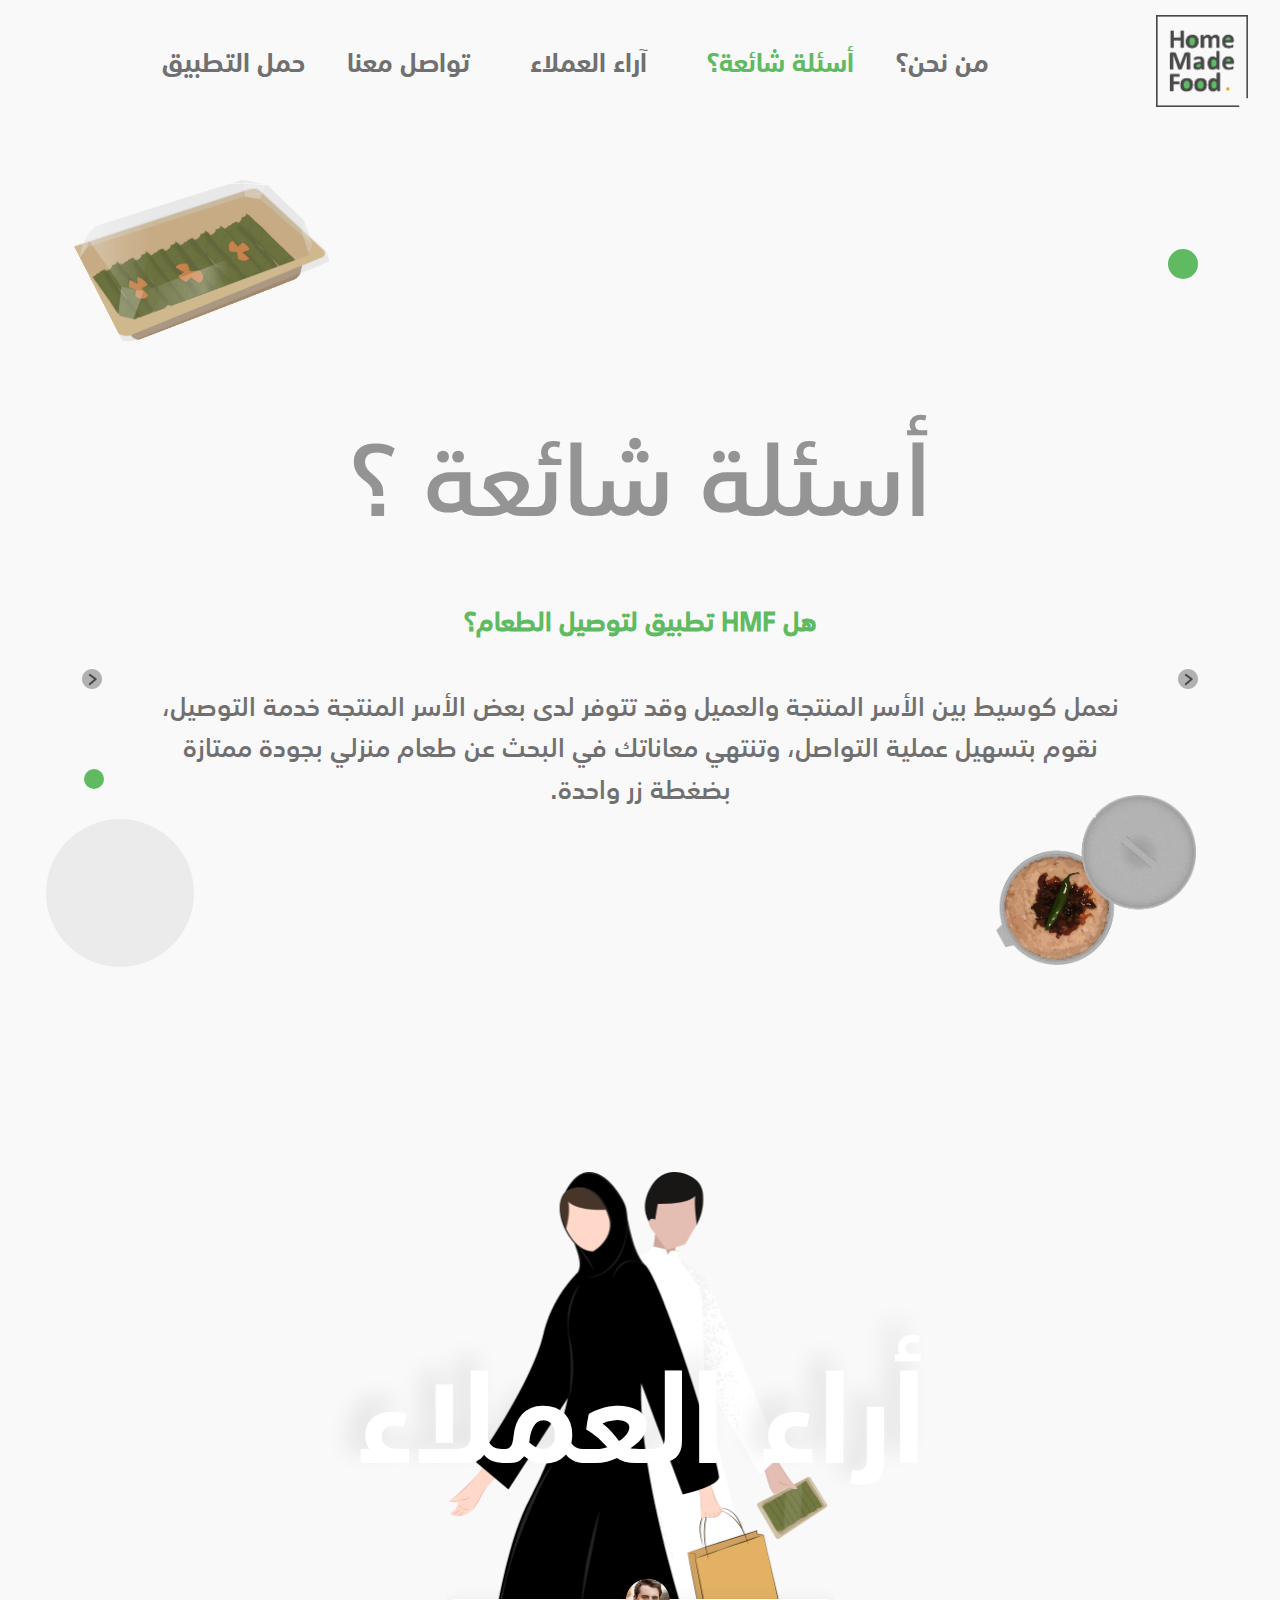
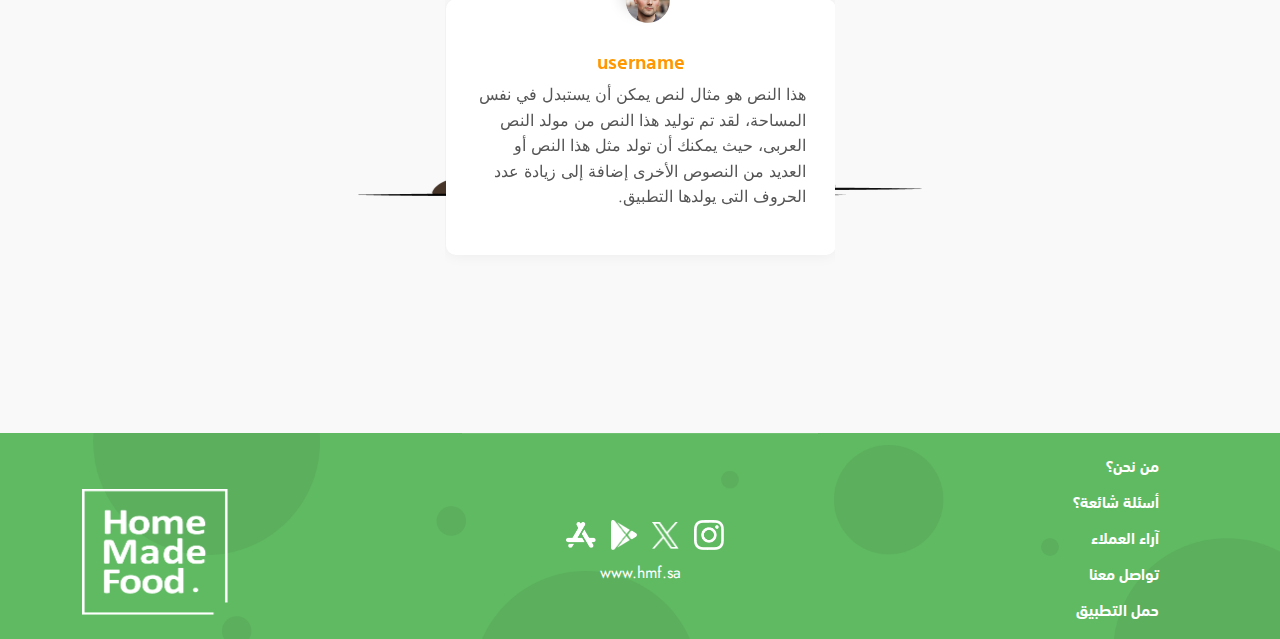
<file: faq.html>
<!DOCTYPE html>
<html lang="ar" dir="rtl">
  <head>
    <!-- Required Meta Tags -->
    <meta charset="UTF-8" />
    <meta http-equiv="X-UA-Compatible" content="IE=edge" />
    <meta name="viewport" content="width=device-width, initial-scale=1.0" />
    <link
      rel="stylesheet"
      href="https://cdnjs.cloudflare.com/ajax/libs/font-awesome/4.7.0/css/font-awesome.min.css"
    />

    <!-- Plugins CSS -->
    <link rel="stylesheet" href="assets/css/plugins.css" />
    <!-- Icon Plugins CSS -->
    <link rel="stylesheet" href="assets/css/iconplugins.css" />
    <!-- Style CSS -->
    <link rel="stylesheet" href="assets/css/style.css" />
    <!-- Responsive CSS -->
    <link rel="stylesheet" href="assets/css/responsive.css" />
    <!-- Theme Dark CSS -->
    <link rel="stylesheet" href="assets/css/theme-dark.css" />
    <!-- RTL CSS -->
    <link rel="stylesheet" href="assets/css/rtl.css" />
    <!--own CSS-->
    <link rel="stylesheet" href="assets/css/own.css" />
    <!-- Title -->
    <title>HOMEMADEFOOD</title>

    <!-- Favicon -->
    <link rel="icon" type="image/png" href="assets/images/favicon.png" />
  </head>
  <body>
    <!-- Pre Loader -->

    <!-- End Pre Loader -->

    <!-- Start Navbar Area -->
    <div class="navbar-area">
      <div class="mobile-responsive-nav">
        <div class="container">
          <div class="mobile-responsive-menu">
            <div class="logo">
              <a href="index.html">
                <img src="assets/images/logo.png" class="logo-one" alt="logo" />
                <img src="assets/images/logo.png" class="logo-two" alt="logo" />
              </a>
            </div>
          </div>
        </div>
      </div>

      <!-- Menu For Desktop Device -->
      <div class="desktop-nav nav-area">
        <div class="container-fluid">
          <nav class="navbar navbar-expand-md navbar-light">
            <a class="navbar-brand" href="index.html">
              <img src="assets/images/logo.png" class="logo-one" alt="Logo" />
              <img src="assets/images/logo.png" class="logo-two" alt="Logo" />
            </a>

            <div
              class="collapse navbar-collapse mean-menu"
              id="navbarSupportedContent"
            >
              <ul class="navbar-nav">
                <li class="nav-item">
                  <a href="home.html" class="nav-link"> من نحن؟ </a>
                </li>

                <li class="nav-item">
                  <a href="faq.html" class="nav-link active"> أسئلة شائعة؟ </a>
                </li>

                <li class="nav-item">
                  <a href="customer-review.html" class="nav-link">
                    آراء العملاء
                  </a>
                </li>

                <li class="nav-item">
                  <a href="contact-us.html" class="nav-link"> تواصل معنا </a>
                </li>

                <li class="nav-item">
                  <a href="app.html" class="nav-link"> حمل التطبيق </a>
                </li>
              </ul>
            </div>
          </nav>
        </div>
      </div>
    </div>
    <!-- End Navbar Area -->

    <div class="featured-area pt-100 mb-100 pb-70">
      <div class="container">
        <div class="faq-img-absolute hide-mobile">
          <img src="./assets/images/faq.png" class="faq-img-270" alt="img" />
        </div>
        <div class="faq-img-absolute show-mobile">
          <img
            src="./assets/images/faq-header.png"
            class="faq-img-270"
            alt="img"
          />
        </div>
        <div class="mt-140 show-mobile">&nbsp;</div>
        <div class="row align-items-center mb-45">
          <div class="col-lg-12 col-md-12">
            <div class="faq-green-30 hide-mobile">&nbsp;</div>
            <div class="section-title pt-100 text-center mt-rs-20">
              <div class="f-left-faq-arrow">
                <img
                  src="./assets/images/right.png"
                  class="f-left-faq-arrow-img"
                  alt="img"
                />
              </div>
              <div class="f-right-faq-arrow">
                <img
                  src="./assets/images/right.png"
                  class="f-right-faq-arrow-img"
                  alt="img"
                />
              </div>
              <span class="header-text-second-faq"> أسئلة شائعة ؟</span>
              <h1 class="des">هل HMF تطبيق لتوصيل الطعام؟</h1>

              <p class="text-26-des">
                نعمل كوسيط بين الأسر المنتجة والعميل وقد تتوفر لدى بعض الأسر
                المنتجة خدمة التوصيل، نقوم بتسهيل عملية التواصل، وتنتهي معاناتك
                في البحث عن طعام منزلي بجودة ممتازة بضغطة زر واحدة.
              </p>

              <div class="faq-g-20 hide-mobile">&nbsp;</div>
            </div>
            <div class="faq-fourth-img">
              <img
                src="./assets/images/home-three.png"
                class="f-w-200 show-mobile"
                alt="img"
              />
            </div>
            <div class="faq-pic hide-mobile">
              <img
                src="./assets/images/faq1.png"
                class="faq-pic-200"
                alt="img"
              />
            </div>
            <div class="faq-gray-148 hide-mobile">&nbsp;</div>
          </div>
        </div>
      </div>
    </div>
    <div class="mt-140 show-mobile">&nbsp;</div>
    <div class="testimonials-area pb-100 hide-mobile mb-5">
      <div class="container">
        <div class="faq-img-30 show-mobile">&nbsp;</div>
        <div class="mt-110 hide-mobile">&nbsp;</div>
        <div class="section-title mb-45 slider-home-testimonial text-center">
          أراء العملاء
        </div>
        <div class="testimonials-slider owl-carousel owl-theme">
          <div class="testimonials-item">
            <img src="assets/images/pic.png" alt="testimonials" />
            <h1 class="text-center testimonial-header-text">username</h1>
            <p>
              هذا النص هو مثال لنص يمكن أن يستبدل في نفس المساحة، لقد تم توليد
              هذا النص من مولد النص العربى، حيث يمكنك أن تولد مثل هذا النص أو
              العديد من النصوص الأخرى إضافة إلى زيادة عدد الحروف التى يولدها
              التطبيق.
            </p>
          </div>
          <div class="testimonials-item">
            <img src="assets/images/pic.png" alt="testimonials" />
            <h1 class="text-center testimonial-header-text">username</h1>
            <p>
              هذا النص هو مثال لنص يمكن أن يستبدل في نفس المساحة، لقد تم توليد
              هذا النص من مولد النص العربى، حيث يمكنك أن تولد مثل هذا النص أو
              العديد من النصوص الأخرى إضافة إلى زيادة عدد الحروف التى يولدها
              التطبيق.
            </p>
          </div>
        </div>
        <div class="faq-man-img">
          <img src="./assets/images/man.png" />
        </div>
        <div class="faq-fif-grr-30 show-mobile">&nbsp;</div>

        <div class="img-489-faq-female">
          <img src="./assets/images/female.png" />
        </div>
      </div>
    </div>
    <div class="testimonials-area show-mobile pb-100 mb-5">
      <div class="container">
        <div class="fif-gr-30">&nbsp;</div>
        <div class="section-title mb-45 slider-home-testimonial text-center">
          أراء العملاء
        </div>
        <div class="testimonials-slider owl-carousel owl-theme">
          <div class="testimonials-item">
            <img src="assets/images/pic.png" alt="testimonials" />
            <h1 class="text-center testimonial-header-text">username</h1>
            <p>
              هذا النص هو مثال لنص يمكن أن يستبدل في نفس المساحة، لقد تم توليد
              هذا النص من مولد النص العربى، حيث يمكنك أن تولد مثل هذا النص أو
              العديد من النصوص الأخرى إضافة إلى زيادة عدد الحروف التى يولدها
              التطبيق.
            </p>
          </div>
          <div class="testimonials-item">
            <img src="assets/images/pic.png" alt="testimonials" />
            <h1 class="text-center testimonial-header-text">username</h1>
            <p>
              هذا النص هو مثال لنص يمكن أن يستبدل في نفس المساحة، لقد تم توليد
              هذا النص من مولد النص العربى، حيث يمكنك أن تولد مثل هذا النص أو
              العديد من النصوص الأخرى إضافة إلى زيادة عدد الحروف التى يولدها
              التطبيق.
            </p>
          </div>
        </div>
        <div class="fif-absolute-489">
          <img src="./assets/images/man.png" />
        </div>
        <div class="fif-grr-30 show-mobile">&nbsp;</div>
        <div class="fif-gray-206">&nbsp;</div>
        <div class="fif-absolute-489-l">
          <img src="./assets/images/female.png" />
        </div>
      </div>
      <div class="h-110 hide-mobile">&nbsp;</div>
    </div>
    <!-- Footer Area -->
    <footer class="footer-area">
      <div class="container pt-10 pb-0">
        <div class="row mt-1">
          <div class="col">
            <div class="footer-widget ps-1 pt-3">
              <ul class="footer-contact">
                <li>
                  <div class="content">
                    <a href="home.html"><span>من نحن؟</span></a>
                  </div>
                </li>
                <li>
                  <div class="content">
                    <a href="faq.html"><span>أسئلة شائعة؟</span></a>
                  </div>
                </li>
                <li>
                  <div class="content">
                    <a href="customer-review.html"><span>آراء العملاء</span></a>
                  </div>
                </li>

                <li>
                  <div class="content">
                    <a href="contact-us.html"> <span>تواصل معنا</span></a>
                  </div>
                </li>
                <li>
                  <div class="content">
                    <a href="app.html"> <span>حمل التطبيق</span></a>
                  </div>
                </li>
              </ul>
            </div>
          </div>
          <div class="col">
            <div class="copyright-area">
              <div class="container">
                <div class="footer-widget pb-0 text-center">
                  <ul class="social-link">
                    <li>
                      <a href="https://www.facebook.com/" target="_blank">
                        <img
                          src="assets/images/instagram.png"
                          class="instagram"
                          alt="instagram"
                        />
                      </a>
                    </li>
                    <li>
                      <a href="https://www.facebook.com/" target="_blank">
                        <img
                          src="assets/images/twitter.png"
                          class="twitter"
                          alt="Twitter"
                        />
                      </a>
                    </li>
                    <li>
                      <a href="https://www.facebook.com/" target="_blank">
                        <img
                          src="assets/images/google-play.png"
                          class="google-store"
                          alt="google store"
                        />
                      </a>
                    </li>
                    <li>
                      <a href="https://www.facebook.com/" target="_blank">
                        <img
                          src="assets/images/apple-play.png"
                          class="apple-store"
                          alt="apple store"
                        />
                      </a>
                    </li>
                  </ul>
                </div>
                <div class="copy-right-text text-center">
                  <p>www.hmf.sa</p>
                </div>
              </div>
            </div>
          </div>

          <div class="col">
            <div class="footer-widget text-end">
              <div class="footer-logo">
                <a href="index.html">
                  <img
                    src="assets/images/footer-logo.png"
                    class="img-w-146"
                    alt="Images"
                  />
                </a>
              </div>
            </div>
          </div>
        </div>
      </div>
    </footer>
    <!-- Footer Area End -->

    <!-- Jquery Min JS -->
    <script src="assets/js/jquery.min.js"></script>
    <!-- Plugins JS -->
    <script src="assets/js/plugins.js"></script>
    <!-- Custom  JS -->
    <script src="assets/js/custom.js"></script>
  </body>
</html>
</file>
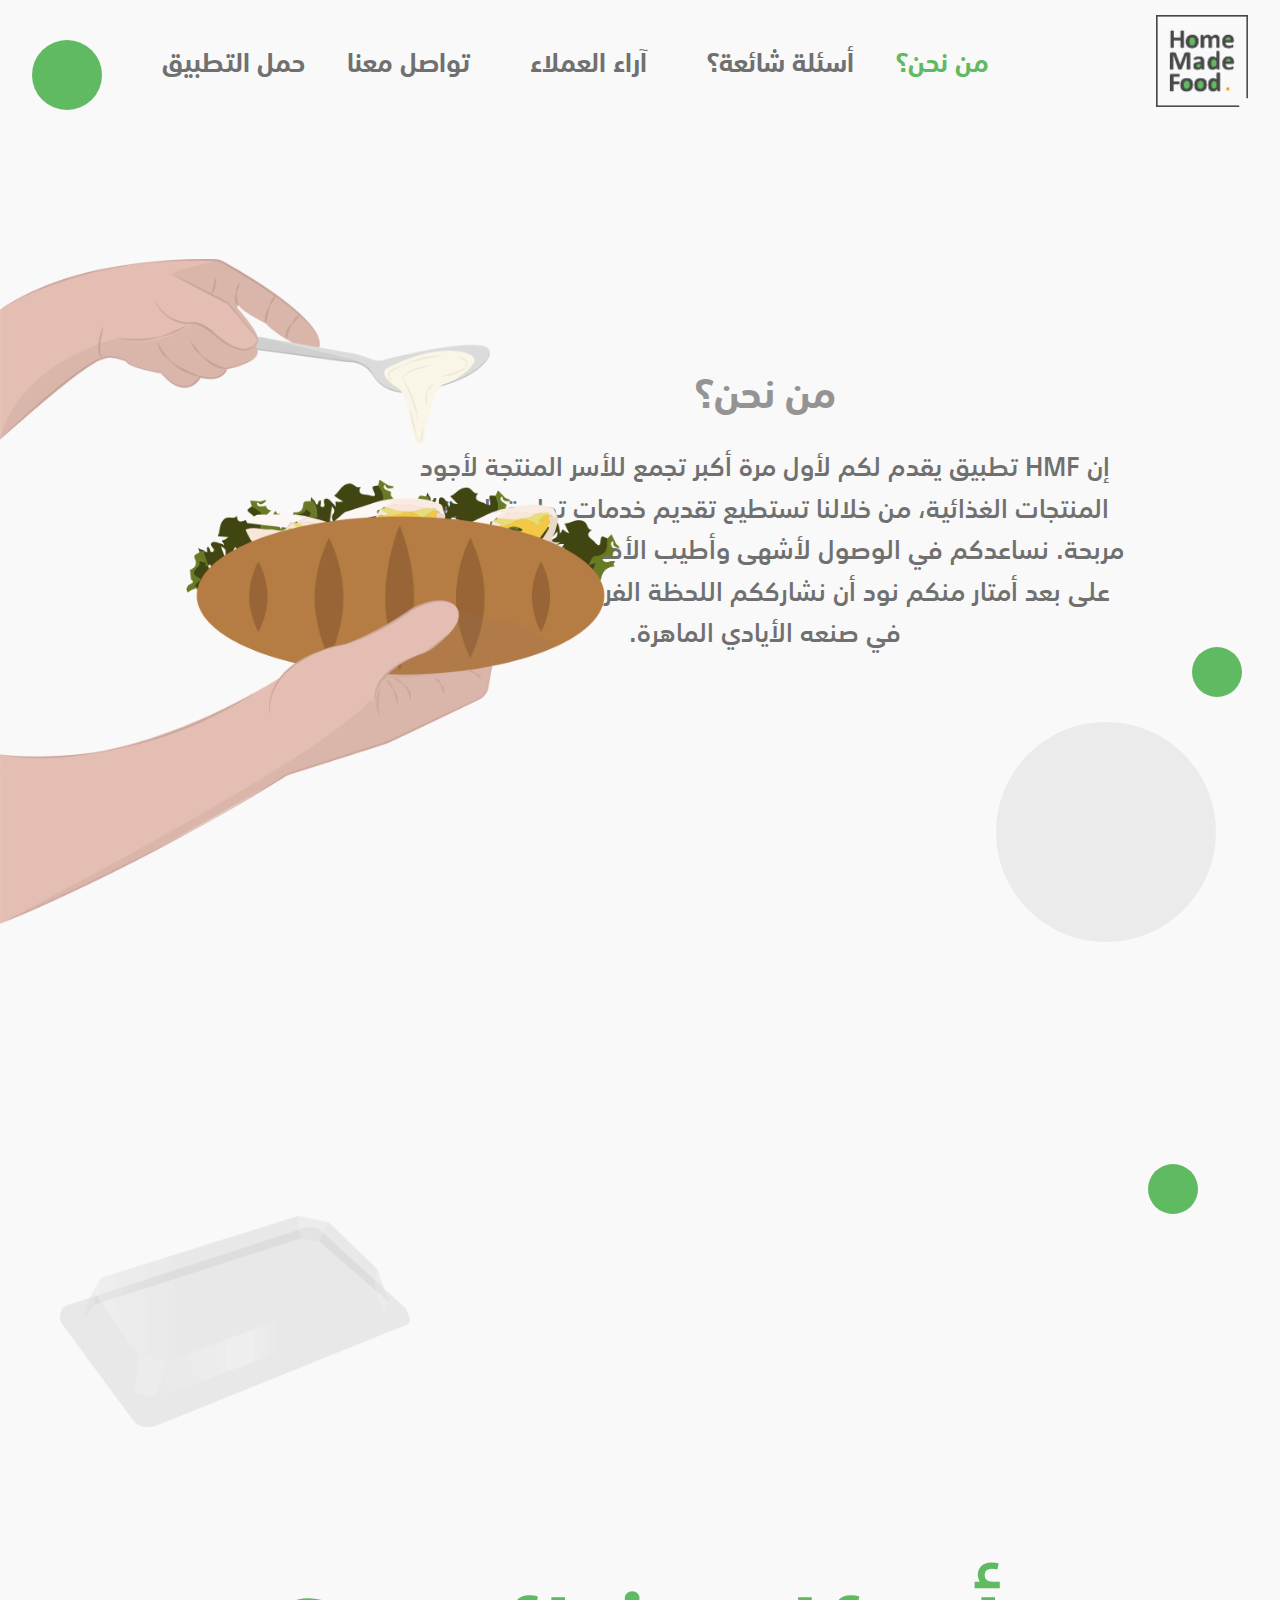
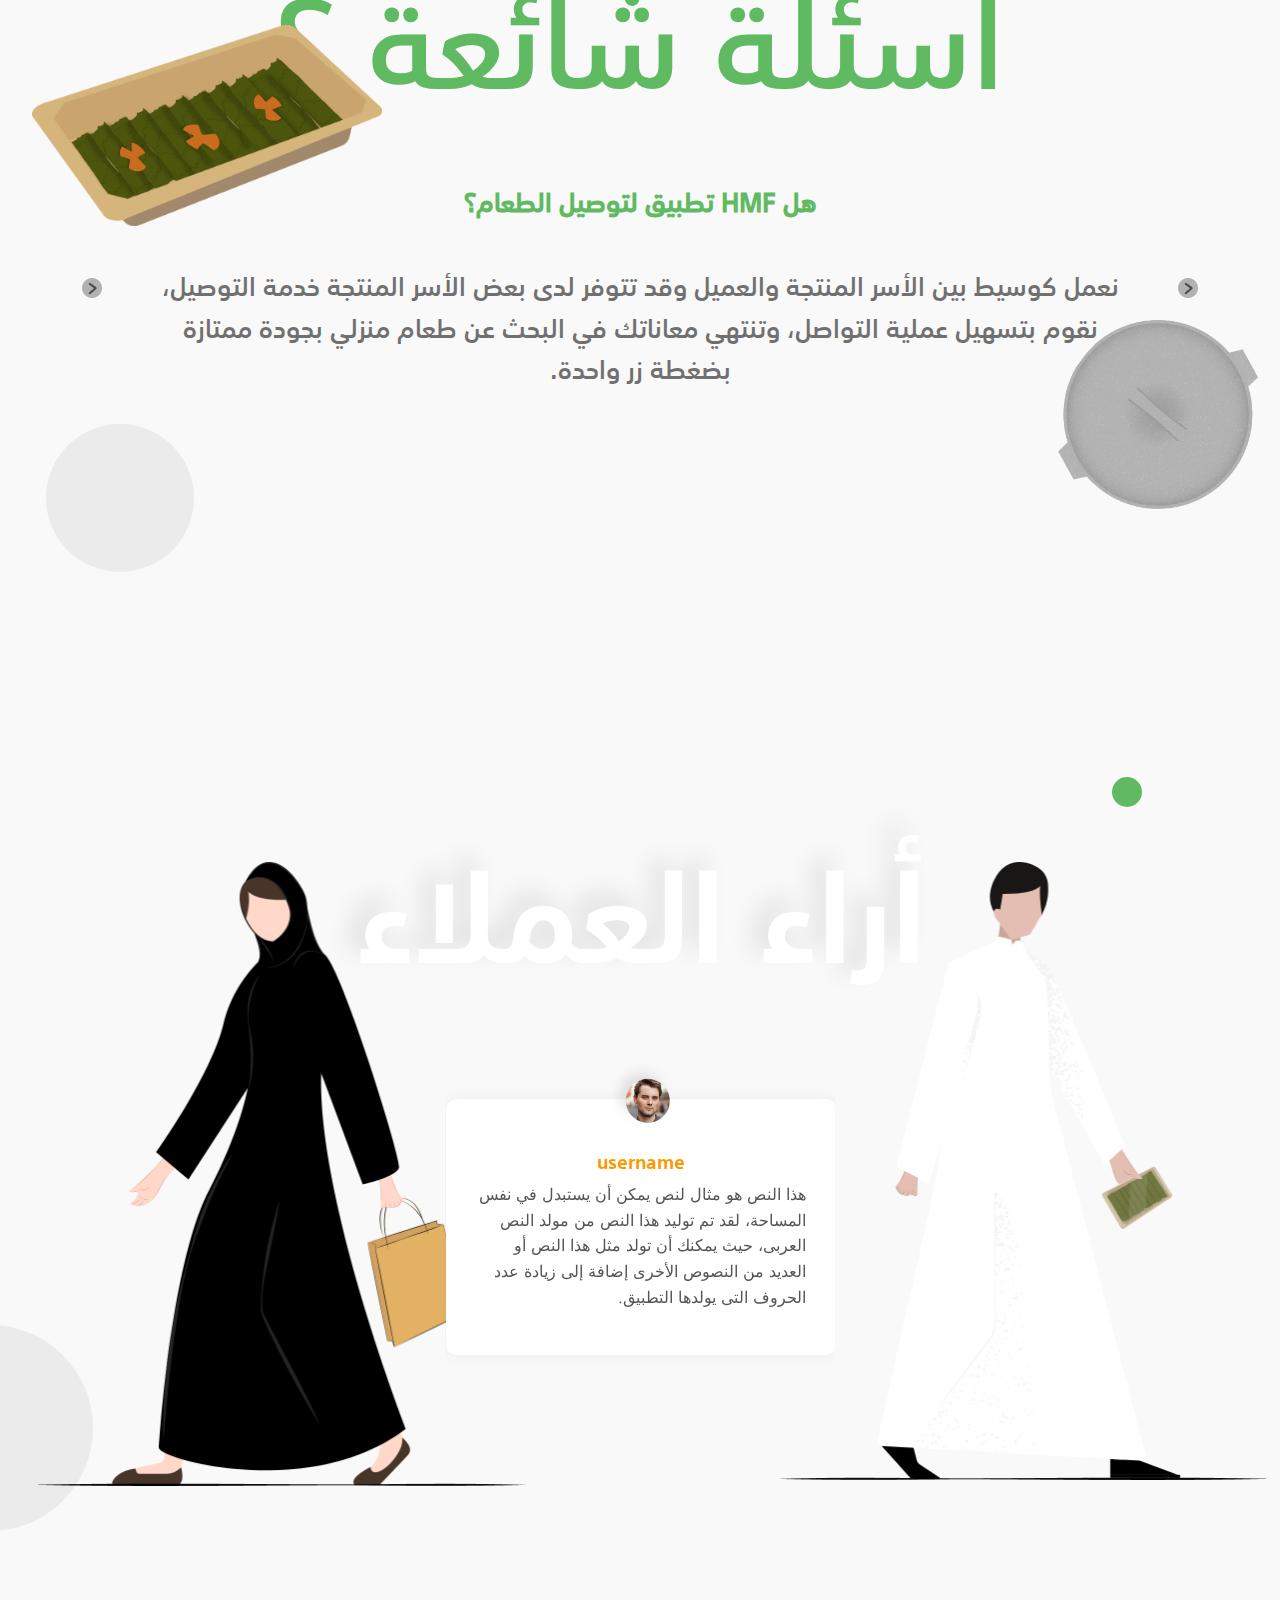
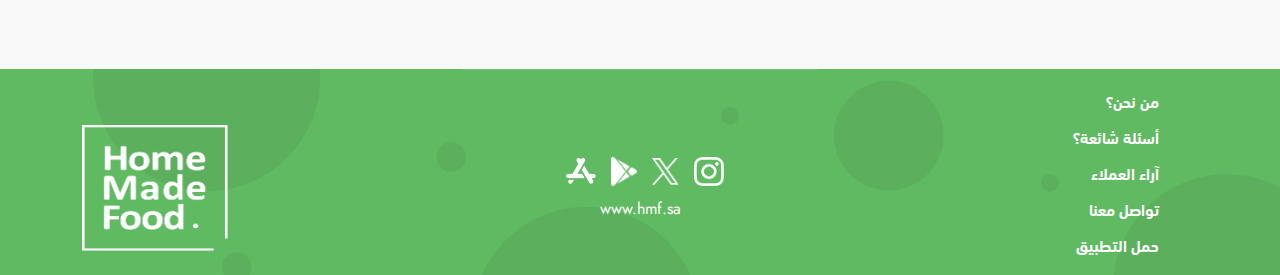
<file: home.html>
<!DOCTYPE html>
<html lang="ar" dir="rtl">
  <head>
    <!-- Required Meta Tags -->
    <meta charset="UTF-8" />
    <meta http-equiv="X-UA-Compatible" content="IE=edge" />
    <meta name="viewport" content="width=device-width, initial-scale=1.0" />
    <link
      rel="stylesheet"
      href="https://cdnjs.cloudflare.com/ajax/libs/font-awesome/4.7.0/css/font-awesome.min.css"
    />

    <!-- Plugins CSS -->
    <link rel="stylesheet" href="assets/css/plugins.css" />
    <!-- Icon Plugins CSS -->
    <link rel="stylesheet" href="assets/css/iconplugins.css" />
    <!-- Style CSS -->
    <link rel="stylesheet" href="assets/css/style.css" />
    <!-- Responsive CSS -->
    <link rel="stylesheet" href="assets/css/responsive.css" />
    <!-- Theme Dark CSS -->
    <link rel="stylesheet" href="assets/css/theme-dark.css" />
    <!-- RTL CSS -->
    <link rel="stylesheet" href="assets/css/rtl.css" />
    <!--own CSS-->
    <link rel="stylesheet" href="assets/css/own.css" />
    <!-- Title -->
    <title>HOMEMADEFOOD</title>

    <!-- Favicon -->
    <link rel="icon" type="image/png" href="assets/images/favicon.png" />
  </head>
  <body>
    <!-- Pre Loader -->
    <!-- <div id="preloader">
      <div id="preloader-area">
        <div class="spinner"></div>
        <div class="spinner"></div>
        <div class="spinner"></div>
        <div class="spinner"></div>
        <div class="spinner"></div>
        <div class="spinner"></div>
        <div class="spinner"></div>
        <div class="spinner"></div>
      </div>
      <div class="preloader-section preloader-left"></div>
      <div class="preloader-section preloader-right"></div>
    </div> -->
    <!-- End Pre Loader -->

    <!-- Start Navbar Area -->
    <div class="navbar-area">
      <div class="mobile-responsive-nav">
        <div class="container">
          <div class="mobile-responsive-menu">
            <div class="logo">
              <a href="index.html">
                <img src="assets/images/logo.png" class="logo-one" alt="logo" />
                <img src="assets/images/logo.png" class="logo-two" alt="logo" />
              </a>
            </div>
          </div>
        </div>
      </div>

      <!-- Menu For Desktop Device -->
      <div class="desktop-nav nav-area">
        <div class="container-fluid">
          <nav class="navbar navbar-expand-md navbar-light">
            <a class="navbar-brand" href="index.html">
              <img src="assets/images/logo.png" class="logo-one" alt="Logo" />
              <img src="assets/images/logo.png" class="logo-two" alt="Logo" />
            </a>
            <div
              style="
                background-color: #60ba62;
                width: 70px;
                height: 70px;
                border-radius: 35px;
                position: absolute;
                left: 20px;
                top: 40px;
              "
            >
              &nbsp;
            </div>
            <div
              class="collapse navbar-collapse mean-menu"
              id="navbarSupportedContent"
            >
              <ul class="navbar-nav">
                <li class="nav-item">
                  <a href="home.html" class="nav-link active"> من نحن؟ </a>
                </li>

                <li class="nav-item">
                  <a href="faq.html" class="nav-link"> أسئلة شائعة؟ </a>
                </li>

                <li class="nav-item">
                  <a href="customer-review.html" class="nav-link">
                    آراء العملاء
                  </a>
                </li>

                <li class="nav-item">
                  <a href="contact-us.html" class="nav-link"> تواصل معنا </a>
                </li>

                <li class="nav-item">
                  <a href="app.html" class="nav-link"> حمل التطبيق </a>
                </li>
              </ul>
            </div>
          </nav>
        </div>
      </div>
    </div>
    <!-- End Navbar Area -->
    <div class="hom">
      <div class="featured-area pt-100 pb-70">
        <div class="head-home-ab show-mobile">
          <img src="./assets/images/home-img.png" class="head-home" alt="img" />
        </div>
        <div class="clearrx show-mobile">&nbsp;</div>
        <div class="container">
          <div class="row align-items-center mb-45">
            <div class="col-lg-12 col-md-12">
              <div class="fea-img hide-mobile">
                <img
                  src="./assets/images/had.png"
                  class="fea-w-280"
                  alt="img"
                />
              </div>
              <div class="fea-hand-img hide-mobile">
                <img
                  src="./assets/images/hand.png"
                  class="fea-hand-w"
                  alt="img"
                />
              </div>
              <div class="mt-110 hide-mobile">&nbsp;</div>

              <div class="section-title text-center pl-250 mt-rs-20">
                <span class="header-text header-text-home">من نحن؟</span>

                <p class="text-26-home">
                  إن HMF تطبيق يقدم لكم لأول مرة أكبر تجمع للأسر المنتجة لأجود
                  المنتجات الغذائية، من خلالنا تستطيع تقديم خدمات تجارية ناجحة و
                  مربحة. نساعدكم في الوصول لأشهى وأطيب الأطباق المحضرة منزلياً
                  على بعد أمتار منكم نود أن نشارككم اللحظة الفريدة لتذوق ما تبرع
                  في صنعه الأيادي الماهرة.
                </p>
              </div>
            </div>
          </div>
        </div>

        <div class="home-green-30">&nbsp;</div>
        <div class="home-gray-30">&nbsp;</div>
      </div>

      <div class="featured-area pt-100 mb-100 pb-70">
        <div class="container">
          <div class="third-top-img">
            <img
              src="./assets/images/third-top.png"
              class="thi-t-img"
              alt="img"
            />
          </div>
          <div class="row align-items-center mb-45">
            <div class="col-lg-12 col-md-12">
              <div class="third-g-30">&nbsp;</div>
              <div class="mt-100 hide-mobile">&nbsp;</div>
              <div class="mt-140 show-mobile">&nbsp;</div>
              <div class="mt-1 show-mobile">&nbsp;</div>
              <div class="mt-1 show-mobile">&nbsp;</div>
              <div class="mt-1 show-mobile">&nbsp;</div>
              <div class="section-title pt-100 text-center mt-rs-20">
                <span class="header-text-second">أسئلة شائعة ؟</span>
                <div class="f-left-home-arrow">
                  <img
                    src="./assets/images/right.png"
                    class="f-left-home-arrow-img"
                    alt="img"
                  />
                </div>
                <div class="f-right-home-arrow">
                  <img
                    src="./assets/images/right.png"
                    class="f-right-home-arrow-img"
                    alt="img"
                  />
                </div>
                <h1 class="des">هل HMF تطبيق لتوصيل الطعام؟</h1>
                <div class="fourth-img-des">
                  <img
                    src="./assets/images/fourth-img.png"
                    class="fourth-w"
                    alt="img"
                  />
                </div>
                <p class="text-26-des">
                  نعمل كوسيط بين الأسر المنتجة والعميل وقد تتوفر لدى بعض الأسر
                  المنتجة خدمة التوصيل، نقوم بتسهيل عملية التواصل، وتنتهي
                  معاناتك في البحث عن طعام منزلي بجودة ممتازة بضغطة زر واحدة.
                </p>
                <div class="fourth-des-text">
                  <img
                    src="./assets/images/fourth.png"
                    class="fourth-des-width"
                    alt="img"
                  />
                </div>
                <div class="img-green-home">&nbsp;</div>
              </div>
              <div class="home-green-sec-30">&nbsp;</div>
              <div class="img-gray-home hide-mobile">&nbsp;</div>
            </div>
          </div>
        </div>
      </div>
      <div class="testimonials-area pb-100 mb-5">
        <div class="container">
          <div class="fif-gr-30">&nbsp;</div>
          <div class="section-title mb-45 slider-home-testimonial text-center">
            أراء العملاء
          </div>
          <div class="testimonials-slider owl-carousel owl-theme">
            <div class="testimonials-item">
              <img src="assets/images/pic.png" alt="testimonials" />
              <h1 class="text-center testimonial-header-text">username</h1>
              <p>
                هذا النص هو مثال لنص يمكن أن يستبدل في نفس المساحة، لقد تم توليد
                هذا النص من مولد النص العربى، حيث يمكنك أن تولد مثل هذا النص أو
                العديد من النصوص الأخرى إضافة إلى زيادة عدد الحروف التى يولدها
                التطبيق.
              </p>
            </div>
            <div class="testimonials-item">
              <img src="assets/images/pic.png" alt="testimonials" />
              <h1 class="text-center testimonial-header-text">username</h1>
              <p>
                هذا النص هو مثال لنص يمكن أن يستبدل في نفس المساحة، لقد تم توليد
                هذا النص من مولد النص العربى، حيث يمكنك أن تولد مثل هذا النص أو
                العديد من النصوص الأخرى إضافة إلى زيادة عدد الحروف التى يولدها
                التطبيق.
              </p>
            </div>
          </div>
          <div class="fif-absolute-489">
            <img src="./assets/images/man.png" />
          </div>
          <div class="fif-grr-30 show-mobile">&nbsp;</div>
          <div class="fif-gray-206">&nbsp;</div>
          <div class="fif-absolute-489-l">
            <img src="./assets/images/female.png" />
          </div>
        </div>
      </div>
      <!-- Footer Area -->
      <footer class="footer-area">
        <div class="container pt-10 pb-0">
          <div class="row mt-1">
            <div class="col">
              <div class="footer-widget ps-1 pt-3">
                <ul class="footer-contact">
                  <li>
                    <div class="content">
                      <a href="home.html"><span>من نحن؟</span></a>
                    </div>
                  </li>
                  <li>
                    <div class="content">
                      <a href="faq.html"><span>أسئلة شائعة؟</span></a>
                    </div>
                  </li>
                  <li>
                    <div class="content">
                      <a href="customer-review.html"
                        ><span>آراء العملاء</span></a
                      >
                    </div>
                  </li>

                  <li>
                    <div class="content">
                      <a href="contact-us.html"> <span>تواصل معنا</span></a>
                    </div>
                  </li>
                  <li>
                    <div class="content">
                      <a href="app.html"> <span>حمل التطبيق</span></a>
                    </div>
                  </li>
                </ul>
              </div>
            </div>
            <div class="col">
              <div class="copyright-area">
                <div class="container">
                  <div class="footer-widget pb-0 text-center">
                    <ul class="social-link">
                      <li>
                        <a href="https://www.facebook.com/" target="_blank">
                          <img
                            src="assets/images/instagram.png"
                            class="instagram"
                            alt="instagram"
                          />
                        </a>
                      </li>
                      <li>
                        <a href="https://www.facebook.com/" target="_blank">
                          <img
                            src="assets/images/twitter.png"
                            class="twitter"
                            alt="Twitter"
                          />
                        </a>
                      </li>
                      <li>
                        <a href="https://www.facebook.com/" target="_blank">
                          <img
                            src="assets/images/google-play.png"
                            class="google-store"
                            alt="google store"
                          />
                        </a>
                      </li>
                      <li>
                        <a href="https://www.facebook.com/" target="_blank">
                          <img
                            src="assets/images/apple-play.png"
                            class="apple-store"
                            alt="apple store"
                          />
                        </a>
                      </li>
                    </ul>
                  </div>
                  <div class="copy-right-text text-center">
                    <p>www.hmf.sa</p>
                  </div>
                </div>
              </div>
            </div>

            <div class="col">
              <div class="footer-widget text-end">
                <div class="footer-logo">
                  <a href="index.html">
                    <img
                      src="assets/images/footer-logo.png"
                      class="img-w-146"
                      alt="Images"
                    />
                  </a>
                </div>
              </div>
            </div>
          </div>
        </div>
      </footer>
    </div>
    <!-- Footer Area End -->

    <!-- Jquery Min JS -->
    <script src="assets/js/jquery.min.js"></script>
    <!-- Plugins JS -->
    <script src="assets/js/plugins.js"></script>
    <!-- Custom  JS -->
    <script src="assets/js/custom.js"></script>
  </body>
</html>
</file>
<file: assets/css/style.css>
/*
@File: Ledu HTML Template

* This file contains the styling for the actual template, this
is the file you need to edit to change the look of the
template.

This files table contents are outlined below>>>>>

*******************************************
*******************************************
** - Default CSS Style 
** - Top Header Area CSS Style
** - Navbar Area CSS Style
** - Main Banner Area CSS Style
** - Inner Banner Area CSS Style 
** - Counter Area CSS Style 
** - Featured Area CSS Style 
** - Courses Area CSS Style
** - Cart Area CSS Style
** - Checkout Area CSS Style
** - Play Area CSS Style
** - FAQ Area CSS Style 
** - Instructors Area CSS Style 
** - Testimonials Area CSS Style
** - Enrolled Area CSS Style
** - Event Area CSS Style 
** - Contact Area CSS Style 
** - Blog Area CSS Style 
** - Blog Details Area CSS Style
** - Register Area CSS Style
** - Footer Area CSS Style
** - Other Area CSS Style


*******************************************
/*

/*================================================
Default CSS
=================================================*/
@import url("https://fonts.googleapis.com/css2?family=Jost:ital,wght@0,100;0,200;0,300;0,400;0,500;0,600;0,700;0,800;0,900;1,100;1,200;1,300;1,400;1,500;1,600;1,700;1,800;1,900&display=swap");
:root {
  --bodyFonts: "Jost", sans-serif;
  --mainColor: #60ba62;
  --redColor: #ec272f;
  --titleColor: #555555;
  --bodyColor: #555555;
  --whiteColor: #ffffff;
  --fontSize: 16px;
  --transition: 0.5s;
}

body {
  padding: 0;
  margin: 0;
  line-height: 1.6;
  color: var(--bodyColor);
  font-weight: 400;
  font-size: var(--fontSize);
  font-family: var(--bodyFonts);
}

p {
  color: var(--bodyColor);
  margin-bottom: 10px;
}

p:last-child {
  margin-bottom: 0;
}

a {
  display: inline-block;
  -webkit-transition: var(--transition);
  transition: var(--transition);
  text-decoration: none;
}

a:hover,
a:focus {
  text-decoration: none;
}

button {
  outline: 0;
  border: none;
}

button:focus {
  outline: 0;
  border: 0;
}

h1,
h2,
h3,
h4,
h5,
h6 {
  font-weight: 700;
  color: var(--titleColor);
  line-height: 1.4;
  font-family: var(--headerFonts);
}

h3 {
  font-size: 22px;
}

.d-table {
  width: 100%;
  height: 100%;
}

.d-table-cell {
  display: table-cell;
  vertical-align: middle;
}

img {
  max-width: 100%;
}

.pt-150 {
  padding-top: 150px;
}

.ptb-100 {
  padding-top: 100px;
  padding-bottom: 100px;
}

.pt-100 {
  padding-top: 100px;
}

.pb-100 {
  padding-bottom: 100px !important;
}

.ptb-70 {
  padding-top: 70px;
  padding-bottom: 70px;
}

.pt-70 {
  padding-top: 70px;
}

.pb-70 {
  padding-bottom: 70px;
}

.pt-50 {
  padding-top: 50px;
}

.pt-45 {
  padding-top: 45px;
}

.pt-20 {
  padding-top: 20px;
}

.pl-20 {
  padding-left: 20px;
}

.pr-20 {
  padding-right: 20px;
}

.pb-10 {
  padding-bottom: 10px;
}

.mt-20 {
  margin-top: 20px;
}

.mb-45 {
  margin-bottom: 45px;
}

.ml-20 {
  margin-left: 20px;
}

.mr-20 {
  margin-right: 20px;
}

.mb-20 {
  margin-bottom: 20px;
}

.mb-30 {
  margin-bottom: 30px;
}

.border-radius-5 {
  border-radius: 5px !important;
}

.border-radius-50 {
  border-radius: 50px !important;
}

.border-radius-0 {
  border-radius: 0 !important;
}

.border-radius-0 img {
  border-radius: 0 !important;
}

.box-shadow {
  -webkit-box-shadow: 0 0 15px rgba(0, 0, 0, 0.06);
  box-shadow: 0 0 15px rgba(0, 0, 0, 0.06);
}

.default-btn {
  padding: 15px 35px;
  text-align: center;
  color: var(--whiteColor);
  font-size: var(--fontSize);
  font-weight: 400;
  -webkit-transition: var(--transition);
  transition: var(--transition);
  display: -webkit-inline-box;
  display: -ms-inline-flexbox;
  display: inline-flex;
  -webkit-box-align: center;
  -ms-flex-align: center;
  align-items: center;
  -webkit-box-pack: center;
  -ms-flex-pack: center;
  justify-content: center;
  position: relative;
  z-index: 0;
  background: var(--mainColor);
  -webkit-box-shadow: none;
  box-shadow: none;
  overflow: hidden;
  white-space: nowrap;
}

.default-btn i {
  position: relative;
  top: 3px;
  margin-left: 10px;
}

.default-btn:before {
  content: "";
  position: absolute;
  top: 0;
  bottom: 0;
  left: 50%;
  width: 550px;
  height: 550px;
  margin: auto;
  background: var(--titleColor);
  border-radius: 50%;
  z-index: -1;
  -webkit-transform-origin: top center;
  transform-origin: top center;
  -webkit-transform: translateX(-50%) translateY(-5%) scale(0.4);
  transform: translateX(-50%) translateY(-5%) scale(0.4);
  -webkit-transition: -webkit-transform 0.9s;
  transition: -webkit-transform 0.9s;
  transition: transform 0.9s;
  transition: transform 0.9s, -webkit-transform 0.9s;
}

.default-btn.two {
  background: var(--redColor);
  color: var(--whiteColor);
}

.default-btn.two::before {
  background-color: var(--mainColor);
}

.default-btn:hover {
  color: var(--whiteColor) !important;
}

.default-btn:hover:before {
  -webkit-transition: -webkit-transform 1s;
  transition: -webkit-transform 1s;
  transition: transform 1s;
  transition: transform 1s, -webkit-transform 1s;
  -webkit-transform: translateX(-45%) translateY(0) scale(1);
  transform: translateX(-45%) translateY(0) scale(1);
  -webkit-transform-origin: bottom center;
  transform-origin: bottom center;
}

.section-title {
  position: relative;
  z-index: 1;
}

.section-title span {
  color: var(--mainColor);
  display: block;
  margin-bottom: 7px;
}

.section-title h2 {
  font-size: 35px;
  margin-top: 0;
  line-height: 1.2;
  margin-bottom: 0;
}

.section-title h2 b {
  color: var(--mainColor);
  font-weight: 700;
}

.section-title p {
  padding-top: 15px;
  margin-bottom: 0;
}

.section-title.text-center h2 {
  margin: 0 auto;
}

.section-title.text-center p {
  margin: 0 auto;
  max-width: 640px;
}

.section-bg {
  background-color: #f5f5f5;
}

/*================================================
Top Header CSS
=================================================*/
.top-header {
  padding: 15px 0;
  position: relative;
  z-index: 5;
  background-color: var(--titleColor);
}

.header-left {
  float: left;
}

.header-left ul {
  list-style-type: none;
  margin: 0;
  padding: 0;
}

.header-left ul li {
  display: inline-block;
  padding-left: 30px;
  position: relative;
  color: var(--whiteColor);
  margin-right: 35px;
  font-size: 15px;
}

.header-left ul li:last-child {
  margin-right: 0;
}

.header-left ul li i {
  position: absolute;
  top: 50%;
  -webkit-transform: translateY(-50%);
  transform: translateY(-50%);
  left: 0;
  font-size: 20px;
  color: var(--whiteColor);
}

.header-left ul li a {
  color: var(--whiteColor);
  -webkit-transition: var(--transition);
  transition: var(--transition);
}

.header-left ul li a:hover {
  color: var(--mainColor);
}

.header-right {
  float: right;
}

.header-right .header-language {
  display: inline-block;
  margin-right: 20px;
  position: relative;
  top: -3px;
}

.header-right .header-language .dropdown-toggle {
  background-color: transparent;
  color: var(--whiteColor);
  font-size: 15px;
  display: -webkit-box;
  display: -ms-flexbox;
  display: flex;
  -webkit-box-align: center;
  -ms-flex-align: center;
  align-items: center;
  padding: 0;
  outline: 0;
  border: 0;
  -webkit-transition: all 0.3s linear;
  transition: all 0.3s linear;
}

.header-right .header-language .dropdown-toggle:after {
  content: "\ea4e";
  font-family: "remixicon" !important;
  border: 0;
  margin-left: 8px;
  font-size: 20px;
  color: var(--yellowColor);
}

.header-right .header-language .dropdown-menu {
  margin: 0;
  padding: 0;
  -webkit-box-shadow: 0px 9px 54px 0px rgba(32, 32, 32, 0.1);
  box-shadow: 0px 9px 54px 0px rgba(32, 32, 32, 0.1);
  left: auto;
  right: 0;
  border: 0;
  border-radius: 0;
  -webkit-transform: translateY(100px) !important;
  transform: translateY(100px) !important;
  display: block;
  opacity: 0;
  pointer-events: none;
  -webkit-transition: all 0.3s linear;
  transition: all 0.3s linear;
}

.header-right .header-language .dropdown-menu.show {
  -webkit-transform: translateY(40px) !important;
  transform: translateY(40px) !important;
  opacity: 1;
  pointer-events: all;
}

.header-right .header-language .dropdown-menu a {
  padding: 5px 25px;
  -webkit-transition: all 0.3s linear;
  transition: all 0.3s linear;
  font-size: 15px;
}

.header-right .header-language .dropdown-menu a:active {
  background-color: var(--mainColor);
  color: var(--whiteColor);
}

.header-right .header-language .dropdown-menu a:hover {
  background-color: var(--mainColor);
  color: var(--whiteColor);
}

.header-right .header-language .dropdown-menu a img {
  width: 20px;
  margin-right: 10px;
}

.header-right .header-language .dropdown-menu[style] {
  right: 0 !important;
  left: auto !important;
}

.header-right .social-list {
  list-style-type: none;
  margin: 0;
  padding: 0;
  display: inline-block;
}

.header-right .social-list li {
  display: inline-block;
  margin-right: 10px;
}

.header-right .social-list li:last-child {
  margin-right: 0;
}

.header-right .social-list li a {
  color: var(--whiteColor);
  font-size: var(--fontSize);
  -webkit-transition: var(--transition);
  transition: var(--transition);
}

.header-right .social-list li a:hover {
  color: var(--mainColor);
}

/*================================
Navbar Area
===================================*/
.desktop-nav {
  padding-top: 0;
  padding-bottom: 0;
}

.desktop-nav .navbar {
  background-color: var(--whiteColor);
  padding-right: 0;
  padding-top: 10px;
  padding-left: 0;
  padding-bottom: 10px;
}

.desktop-nav .navbar .navbar-brand .logo-two {
  display: none;
}

.desktop-nav .navbar ul {
  padding-left: 0;
  margin-bottom: 0;
  list-style-type: none;
}

.desktop-nav .navbar .navbar-nav {
  margin-left: auto;
  margin-right: 40px;
}

.desktop-nav .navbar .navbar-nav .nav-item {
  position: relative;
  padding-bottom: 20px;
  padding-top: 20px;
  padding-right: 0;
  padding-left: 0;
}

.desktop-nav .navbar .navbar-nav .nav-item .dropdown-toggle {
  padding-right: 17px;
}

.desktop-nav .navbar .navbar-nav .nav-item .dropdown-toggle::before {
  position: absolute;
  content: "\ea4e";
  line-height: 1;
  right: -2px;
  top: 6px;
  font-family: "remixicon" !important;
  font-size: 17px;
}

.desktop-nav .navbar .navbar-nav .nav-item .dropdown-toggle::after {
  display: none;
}

.desktop-nav .navbar .navbar-nav .nav-item a {
  font-size: 17px;
  color: var(--titleColor);
  position: relative;
  z-index: 1;
  font-weight: 500;
  padding-left: 0;
  padding-right: 0;
  padding-top: 0;
  padding-bottom: 0;
  margin-left: 15px;
  margin-right: 15px;
}

.desktop-nav .navbar .navbar-nav .nav-item a:hover,
.desktop-nav .navbar .navbar-nav .nav-item a:focus,
.desktop-nav .navbar .navbar-nav .nav-item a.active {
  color: var(--mainColor);
}

.desktop-nav .navbar .navbar-nav .nav-item:last-child a {
  margin-right: 0;
}

.desktop-nav .navbar .navbar-nav .nav-item:first-child a {
  margin-left: 0;
}

.desktop-nav .navbar .navbar-nav .nav-item:hover a,
.desktop-nav .navbar .navbar-nav .nav-item:focus a,
.desktop-nav .navbar .navbar-nav .nav-item.active a {
  color: var(--mainColor);
}

.desktop-nav .navbar .navbar-nav .nav-item .dropdown-menu {
  -webkit-box-shadow: 0 0 15px 0 rgba(0, 0, 0, 0.1);
  box-shadow: 0 0 15px 0 rgba(0, 0, 0, 0.1);
  -webkit-transition: all 0.3s ease-in-out;
  transition: all 0.3s ease-in-out;
  background: var(--whiteColor);
  border: none;
  position: absolute;
  visibility: hidden;
  -webkit-transform-origin: top;
  transform-origin: top;
  border-radius: 0;
  display: block;
  width: 250px;
  z-index: 99;
  opacity: 0;
  top: 80px;
  left: 0;
  -webkit-transform: scaleY(0);
  transform: scaleY(0);
  -webkit-transition: var(--transition);
  transition: var(--transition);
  padding-top: 2px;
  padding-left: 5px;
  padding-right: 5px;
  padding-bottom: 0;
}

.desktop-nav .navbar .navbar-nav .nav-item .dropdown-menu li {
  padding: 0;
  border-bottom: 1px solid #f0eeee;
}

.desktop-nav .navbar .navbar-nav .nav-item .dropdown-menu li:last-child {
  border: none;
}

.desktop-nav .navbar .navbar-nav .nav-item .dropdown-menu li a {
  color: var(--titleColor);
  padding: 12px 20px 9px;
  margin: 0;
  font-size: 15px;
  position: relative;
  -webkit-transition: var(--transition);
  transition: var(--transition);
}

.desktop-nav .navbar .navbar-nav .nav-item .dropdown-menu li a:hover,
.desktop-nav .navbar .navbar-nav .nav-item .dropdown-menu li a:focus,
.desktop-nav .navbar .navbar-nav .nav-item .dropdown-menu li a.active {
  color: var(--mainColor);
}

.desktop-nav .navbar .navbar-nav .nav-item .dropdown-menu li a.dropdown-toggle {
  padding-right: 17px;
}

.desktop-nav
  .navbar
  .navbar-nav
  .nav-item
  .dropdown-menu
  li
  a.dropdown-toggle::before {
  position: absolute;
  content: "\ea4e";
  line-height: 1;
  right: 15px;
  top: 50%;
  -webkit-transform: translateY(-50%);
  transform: translateY(-50%);
  font-family: "remixicon" !important;
  font-size: 17px;
}

.desktop-nav
  .navbar
  .navbar-nav
  .nav-item
  .dropdown-menu
  li
  a.dropdown-toggle::after {
  display: none;
}

.desktop-nav .navbar .navbar-nav .nav-item .dropdown-menu li .dropdown-menu {
  left: -245px;
  top: 0;
  opacity: 0;
  visibility: hidden;
  margin-top: 11px;
}

.desktop-nav
  .navbar
  .navbar-nav
  .nav-item
  .dropdown-menu
  li
  .dropdown-menu
  li
  a {
  color: var(--titleColor);
}

.desktop-nav
  .navbar
  .navbar-nav
  .nav-item
  .dropdown-menu
  li
  .dropdown-menu
  li
  a:hover,
.desktop-nav
  .navbar
  .navbar-nav
  .nav-item
  .dropdown-menu
  li
  .dropdown-menu
  li
  a:focus,
.desktop-nav
  .navbar
  .navbar-nav
  .nav-item
  .dropdown-menu
  li
  .dropdown-menu
  li
  a.active {
  color: var(--mainColor);
}

.desktop-nav
  .navbar
  .navbar-nav
  .nav-item
  .dropdown-menu
  li
  .dropdown-menu
  li
  .dropdown-menu {
  left: -245px;
  right: auto;
  top: 0;
  opacity: 0;
  visibility: hidden;
}

.desktop-nav
  .navbar
  .navbar-nav
  .nav-item
  .dropdown-menu
  li
  .dropdown-menu
  li
  .dropdown-menu
  li
  a {
  color: var(--titleColor);
  font-size: 15px;
}

.desktop-nav
  .navbar
  .navbar-nav
  .nav-item
  .dropdown-menu
  li
  .dropdown-menu
  li
  .dropdown-menu
  li
  a:hover,
.desktop-nav
  .navbar
  .navbar-nav
  .nav-item
  .dropdown-menu
  li
  .dropdown-menu
  li
  .dropdown-menu
  li
  a:focus,
.desktop-nav
  .navbar
  .navbar-nav
  .nav-item
  .dropdown-menu
  li
  .dropdown-menu
  li
  .dropdown-menu
  li
  a.active {
  color: var(--mainColor);
}

.desktop-nav
  .navbar
  .navbar-nav
  .nav-item
  .dropdown-menu
  li
  .dropdown-menu
  li
  .dropdown-menu
  li
  .dropdown-menu {
  left: -250px;
  top: 0;
  opacity: 0;
  visibility: hidden;
}

.desktop-nav
  .navbar
  .navbar-nav
  .nav-item
  .dropdown-menu
  li
  .dropdown-menu
  li
  .dropdown-menu
  li
  .dropdown-menu
  li
  a {
  color: var(--titleColor);
}

.desktop-nav
  .navbar
  .navbar-nav
  .nav-item
  .dropdown-menu
  li
  .dropdown-menu
  li
  .dropdown-menu
  li
  .dropdown-menu
  li
  a:hover,
.desktop-nav
  .navbar
  .navbar-nav
  .nav-item
  .dropdown-menu
  li
  .dropdown-menu
  li
  .dropdown-menu
  li
  .dropdown-menu
  li
  a:focus,
.desktop-nav
  .navbar
  .navbar-nav
  .nav-item
  .dropdown-menu
  li
  .dropdown-menu
  li
  .dropdown-menu
  li
  .dropdown-menu
  li
  a.active {
  color: var(--mainColor);
}

.desktop-nav
  .navbar
  .navbar-nav
  .nav-item
  .dropdown-menu
  li
  .dropdown-menu
  li
  .dropdown-menu
  li
  .dropdown-menu
  li
  .dropdown-menu {
  left: -250px;
  top: 0;
  opacity: 0;
  visibility: hidden;
}

.desktop-nav
  .navbar
  .navbar-nav
  .nav-item
  .dropdown-menu
  li
  .dropdown-menu
  li
  .dropdown-menu
  li
  .dropdown-menu
  li
  .dropdown-menu
  li
  a {
  color: var(--titleColor);
}

.desktop-nav
  .navbar
  .navbar-nav
  .nav-item
  .dropdown-menu
  li
  .dropdown-menu
  li
  .dropdown-menu
  li
  .dropdown-menu
  li
  .dropdown-menu
  li
  a:hover,
.desktop-nav
  .navbar
  .navbar-nav
  .nav-item
  .dropdown-menu
  li
  .dropdown-menu
  li
  .dropdown-menu
  li
  .dropdown-menu
  li
  .dropdown-menu
  li
  a:focus,
.desktop-nav
  .navbar
  .navbar-nav
  .nav-item
  .dropdown-menu
  li
  .dropdown-menu
  li
  .dropdown-menu
  li
  .dropdown-menu
  li
  .dropdown-menu
  li
  a.active {
  color: var(--mainColor);
}

.desktop-nav
  .navbar
  .navbar-nav
  .nav-item
  .dropdown-menu
  li
  .dropdown-menu
  li
  .dropdown-menu
  li
  .dropdown-menu
  li
  .dropdown-menu
  li
  .dropdown-menu {
  left: -250px;
  top: 0;
  opacity: 0;
  visibility: hidden;
}

.desktop-nav
  .navbar
  .navbar-nav
  .nav-item
  .dropdown-menu
  li
  .dropdown-menu
  li
  .dropdown-menu
  li
  .dropdown-menu
  li
  .dropdown-menu
  li
  .dropdown-menu
  li
  a {
  color: var(--titleColor);
}

.desktop-nav
  .navbar
  .navbar-nav
  .nav-item
  .dropdown-menu
  li
  .dropdown-menu
  li
  .dropdown-menu
  li
  .dropdown-menu
  li
  .dropdown-menu
  li
  .dropdown-menu
  li
  a:hover,
.desktop-nav
  .navbar
  .navbar-nav
  .nav-item
  .dropdown-menu
  li
  .dropdown-menu
  li
  .dropdown-menu
  li
  .dropdown-menu
  li
  .dropdown-menu
  li
  .dropdown-menu
  li
  a:focus,
.desktop-nav
  .navbar
  .navbar-nav
  .nav-item
  .dropdown-menu
  li
  .dropdown-menu
  li
  .dropdown-menu
  li
  .dropdown-menu
  li
  .dropdown-menu
  li
  .dropdown-menu
  li
  a.active {
  color: var(--mainColor);
}

.desktop-nav
  .navbar
  .navbar-nav
  .nav-item
  .dropdown-menu
  li
  .dropdown-menu
  li
  .dropdown-menu
  li
  .dropdown-menu
  li
  .dropdown-menu
  li
  .dropdown-menu
  li
  .dropdown-menu {
  left: -250px;
  top: 0;
  opacity: 0;
  visibility: hidden;
}

.desktop-nav
  .navbar
  .navbar-nav
  .nav-item
  .dropdown-menu
  li
  .dropdown-menu
  li
  .dropdown-menu
  li
  .dropdown-menu
  li
  .dropdown-menu
  li
  .dropdown-menu
  li
  .dropdown-menu
  li
  a {
  color: var(--titleColor);
}

.desktop-nav
  .navbar
  .navbar-nav
  .nav-item
  .dropdown-menu
  li
  .dropdown-menu
  li
  .dropdown-menu
  li
  .dropdown-menu
  li
  .dropdown-menu
  li
  .dropdown-menu
  li
  .dropdown-menu
  li
  a:hover,
.desktop-nav
  .navbar
  .navbar-nav
  .nav-item
  .dropdown-menu
  li
  .dropdown-menu
  li
  .dropdown-menu
  li
  .dropdown-menu
  li
  .dropdown-menu
  li
  .dropdown-menu
  li
  .dropdown-menu
  li
  a:focus,
.desktop-nav
  .navbar
  .navbar-nav
  .nav-item
  .dropdown-menu
  li
  .dropdown-menu
  li
  .dropdown-menu
  li
  .dropdown-menu
  li
  .dropdown-menu
  li
  .dropdown-menu
  li
  .dropdown-menu
  li
  a.active {
  color: var(--mainColor);
}

.desktop-nav
  .navbar
  .navbar-nav
  .nav-item
  .dropdown-menu
  li
  .dropdown-menu
  li
  .dropdown-menu
  li
  .dropdown-menu
  li
  .dropdown-menu
  li
  .dropdown-menu
  li.active
  a {
  color: var(--mainColor);
}

.desktop-nav
  .navbar
  .navbar-nav
  .nav-item
  .dropdown-menu
  li
  .dropdown-menu
  li
  .dropdown-menu
  li
  .dropdown-menu
  li
  .dropdown-menu
  li
  .dropdown-menu
  li:hover
  .dropdown-menu {
  opacity: 1;
  visibility: visible;
  top: -15px;
}

.desktop-nav
  .navbar
  .navbar-nav
  .nav-item
  .dropdown-menu
  li
  .dropdown-menu
  li
  .dropdown-menu
  li
  .dropdown-menu
  li
  .dropdown-menu
  li.active
  a {
  color: var(--mainColor);
}

.desktop-nav
  .navbar
  .navbar-nav
  .nav-item
  .dropdown-menu
  li
  .dropdown-menu
  li
  .dropdown-menu
  li
  .dropdown-menu
  li
  .dropdown-menu
  li:hover
  .dropdown-menu {
  opacity: 1;
  visibility: visible;
  top: -15px;
}

.desktop-nav
  .navbar
  .navbar-nav
  .nav-item
  .dropdown-menu
  li
  .dropdown-menu
  li
  .dropdown-menu
  li
  .dropdown-menu
  li.active
  a {
  color: var(--mainColor);
}

.desktop-nav
  .navbar
  .navbar-nav
  .nav-item
  .dropdown-menu
  li
  .dropdown-menu
  li
  .dropdown-menu
  li
  .dropdown-menu
  li:hover
  .dropdown-menu {
  opacity: 1;
  top: -15px;
  visibility: visible;
}

.desktop-nav
  .navbar
  .navbar-nav
  .nav-item
  .dropdown-menu
  li
  .dropdown-menu
  li
  .dropdown-menu
  li.active
  a {
  color: var(--mainColor);
}

.desktop-nav
  .navbar
  .navbar-nav
  .nav-item
  .dropdown-menu
  li
  .dropdown-menu
  li
  .dropdown-menu
  li:hover
  .dropdown-menu {
  opacity: 1;
  top: -15px;
  visibility: visible;
}

.desktop-nav
  .navbar
  .navbar-nav
  .nav-item
  .dropdown-menu
  li
  .dropdown-menu
  li.active
  a {
  color: var(--mainColor);
}

.desktop-nav
  .navbar
  .navbar-nav
  .nav-item
  .dropdown-menu
  li
  .dropdown-menu
  li:hover
  .dropdown-menu {
  opacity: 1;
  visibility: visible;
  top: -15px;
}

.desktop-nav .navbar .navbar-nav .nav-item .dropdown-menu li.active a {
  color: var(--mainColor);
}

.desktop-nav
  .navbar
  .navbar-nav
  .nav-item
  .dropdown-menu
  li:hover
  .dropdown-menu {
  opacity: 1;
  visibility: visible;
  top: -15px;
}

.desktop-nav .navbar .navbar-nav .nav-item:hover .dropdown-menu {
  top: 100%;
  opacity: 1;
  margin-top: 0;
  visibility: visible;
  -webkit-transform: scaleY(1);
  transform: scaleY(1);
}

.ledu-area {
  background-color: #f5f5f5;
}

.ledu-area .navbar {
  background-color: transparent;
}

.navbar-area.is-sticky {
  top: 0;
  left: 0;
  width: 100%;
  z-index: 999;
  position: fixed;
  background-color: var(--whiteColor) !important;
  -webkit-box-shadow: 0 2px 28px 0 rgba(0, 0, 0, 0.06);
  box-shadow: 0 2px 28px 0 rgba(0, 0, 0, 0.06);
  -webkit-animation: 300ms ease-in-out 0s normal none 1 running fadeInDown;
  animation: 300ms ease-in-out 0s normal none 1 running fadeInDown;
}

.nav-widget-form {
  margin-left: 10px;
}

.nav-widget-form .search-form {
  position: relative;
  margin: 0 auto;
  border-radius: 0;
  border: 1px solid #f5f5f5;
  width: 260px;
}

.nav-widget-form .search-form .form-control {
  background-color: var(--whiteColor);
  border-radius: 0;
  border: none;
  height: 50px;
  line-height: 50px;
  font-size: 17px;
  margin: 0;
  border: none;
  padding: 0 25px;
  color: var(--bodyColor);
}

.nav-widget-form .search-form .form-control::-webkit-input-placeholder,
.nav-widget-form .search-form .form-control:-ms-input-placeholder,
.nav-widget-form .search-form .form-control::-ms-input-placeholder,
.nav-widget-form .search-form .form-control::-webkit-input-placeholder {
  color: var(--bodyColor);
}

.nav-widget-form .search-form .form-control::-webkit-input-placeholder,
.nav-widget-form .search-form .form-control:-ms-input-placeholder,
.nav-widget-form .search-form .form-control::-ms-input-placeholder,
.nav-widget-form .search-form .form-control::placeholder {
  color: var(--bodyColor);
}

.nav-widget-form .search-form .form-control:focus {
  outline: none;
  -webkit-box-shadow: none;
  box-shadow: none;
}

.nav-widget-form .search-form button {
  position: absolute;
  top: 0;
  right: 0;
  border: 0;
  border-radius: 0;
  background-color: transparent;
  color: var(--bodyColor);
  height: 50px;
  line-height: 50px;
  font-size: 20px;
  padding: 0 25px;
  -webkit-transition: var(--transition);
  transition: var(--transition);
}

.nav-widget-form .search-form button:hover {
  background: var(--mainColor);
  color: var(--whiteColor);
}

.nav-widget-form .search-form-bg {
  border: none;
}

.nav-widget-form .search-form-bg .form-control {
  background-color: #f5f5f5;
  border-radius: 50px;
}

.nav-widget-form .search-form-bg button {
  border-radius: 0 50px 50px 0;
}

.nav-widget-form .search-form-bg2 {
  border: none;
}

.nav-widget-form .search-form-bg2 .form-control {
  background-color: #f5f5f5;
  border-radius: 5px;
}

.nav-widget-form .search-form-bg2 button {
  border-radius: 0 5px 5px 0;
}

.navbar-category {
  margin-left: 15px;
}

.navbar-category .category-list-dropdown {
  display: inline-block;
}

.navbar-category .category-list-dropdown .btn {
  font-weight: 500;
  font-size: 17px;
  -webkit-transition: 0.5s;
  transition: 0.5s;
  color: var(--bodyColor);
}

.navbar-category .category-list-dropdown .btn i {
  font-size: 19px;
  position: relative;
  top: 4px;
  display: inline-block;
  margin-right: 10px;
}

.navbar-category .category-list-dropdown .btn:hover,
.navbar-category .category-list-dropdown .btn:focus,
.navbar-category .category-list-dropdown .btn.active {
  color: var(--mainColor);
  -webkit-box-shadow: none;
  box-shadow: none;
  outline: none;
}

.navbar-category .category-list-dropdown .dropdown-menu {
  border: none;
  top: 170%;
  left: 0;
  z-index: 99;
  opacity: 0;
  width: 260px;
  display: block;
  border-radius: 0;
  padding: 0;
  margin-top: 0;
  position: absolute;
  visibility: hidden;
  background: var(--whiteColor);
  -webkit-transition: all 0.7s ease-in-out;
  transition: all 0.7s ease-in-out;
  -webkit-box-shadow: 0px 0px 15px 0px rgba(0, 0, 0, 0.1);
  box-shadow: 0px 0px 15px 0px rgba(0, 0, 0, 0.1);
}

.navbar-category .category-list-dropdown .dropdown-menu a {
  padding: 12px 24px;
  display: block;
  color: var(--titleColor);
  font-size: 15px;
  font-weight: 600;
  background-color: transparent;
  border-bottom: 1px solid #e1e1e1;
  position: relative;
  border-radius: 0;
  -webkit-transition: all 0.7s ease-in-out;
  transition: all 0.7s ease-in-out;
}

.navbar-category .category-list-dropdown .dropdown-menu a i {
  font-size: 18px;
  margin-right: 10px;
  position: relative;
  top: 5px;
}

.navbar-category .category-list-dropdown .dropdown-menu a:hover {
  color: var(--whiteColor);
  background-color: var(--mainColor);
  -webkit-box-shadow: none;
  box-shadow: none;
}

.navbar-category .category-list-dropdown .dropdown-menu a:last-child {
  border-bottom: 0;
}

.navbar-category .category-list-dropdown .dropdown-menu.show {
  opacity: 1;
  visibility: visible;
  top: 135%;
}

.navbar-category .category-list-dropdown .dropdown-toggle::after {
  display: none;
}

.mobile-responsive-nav {
  display: none;
}

.side-nav-responsive {
  display: none;
}

.side-nav-responsive .dot-menu {
  padding: 0 10px;
  height: 30px;
  cursor: pointer;
  z-index: 999;
  position: absolute;
  right: 60px;
  top: -36px;
}

.side-nav-responsive .dot-menu .circle-inner {
  display: -webkit-box;
  display: -ms-flexbox;
  display: flex;
  -webkit-box-align: center;
  -ms-flex-align: center;
  align-items: center;
  height: 30px;
}

.side-nav-responsive .dot-menu .circle-inner .circle {
  height: 5px;
  width: 5px;
  border-radius: 100%;
  margin: 0 2px;
  -webkit-transition: 0.7s;
  transition: 0.7s;
  background-color: var(--mainColor);
}

.side-nav-responsive .dot-menu:hover .circle-inner .circle {
  background-color: var(--redColor);
}

.side-nav-responsive .container {
  position: relative;
  display: -webkit-box;
  display: -ms-flexbox;
  display: flex;
}

.side-nav-responsive .container .container {
  position: absolute;
  top: 0;
  right: 0;
  max-width: 300px;
  margin-left: auto;
  opacity: 0;
  visibility: hidden;
  -webkit-transition: 0.7s;
  transition: 0.7s;
  -webkit-transform: scaleX(0);
  transform: scaleX(0);
  z-index: 2;
  padding-left: 15px;
  padding-right: 15px;
}

.side-nav-responsive .container .container.active {
  opacity: 1;
  visibility: visible;
  -webkit-transform: scaleX(1);
  transform: scaleX(1);
}

.side-nav-responsive .side-nav-inner {
  padding: 10px;
  -webkit-box-shadow: 0 15px 40px rgba(0, 0, 0, 0.09);
  box-shadow: 0 15px 40px rgba(0, 0, 0, 0.09);
  background-color: var(--whiteColor);
}

.side-nav-responsive .side-nav-inner .side-nav {
  background-color: var(--mainColor);
  padding: 20px 15px 10px;
}

.side-nav-responsive .side-nav-inner .side-nav .side-item {
  position: relative;
  display: block;
  margin-bottom: 10px;
  text-align: center;
}

.side-nav-responsive .side-nav-inner .side-nav .side-item:last-child {
  margin-bottom: 10px;
}

.side-nav-responsive .side-nav-inner .side-nav .side-item .default-btn {
  text-align: center;
}

.side-nav-responsive .side-nav-inner .side-nav .side-item .search-form {
  position: relative;
  margin: 0 auto;
  border-radius: 0;
  border: 1px solid #f5f5f5;
  width: 230px;
}

.side-nav-responsive
  .side-nav-inner
  .side-nav
  .side-item
  .search-form
  .form-control {
  background-color: var(--whiteColor);
  border-radius: 0;
  border: none;
  height: 45px;
  line-height: 45px;
  font-size: 15px;
  margin: 0;
  border: none;
  padding: 0 50px 0 15px;
  color: var(--bodyColor);
}

.side-nav-responsive
  .side-nav-inner
  .side-nav
  .side-item
  .search-form
  .form-control::-webkit-input-placeholder,
.side-nav-responsive
  .side-nav-inner
  .side-nav
  .side-item
  .search-form
  .form-control:-ms-input-placeholder,
.side-nav-responsive
  .side-nav-inner
  .side-nav
  .side-item
  .search-form
  .form-control::-ms-input-placeholder,
.side-nav-responsive
  .side-nav-inner
  .side-nav
  .side-item
  .search-form
  .form-control::-webkit-input-placeholder {
  color: var(--bodyColor);
}

.side-nav-responsive
  .side-nav-inner
  .side-nav
  .side-item
  .search-form
  .form-control::-webkit-input-placeholder,
.side-nav-responsive
  .side-nav-inner
  .side-nav
  .side-item
  .search-form
  .form-control:-ms-input-placeholder,
.side-nav-responsive
  .side-nav-inner
  .side-nav
  .side-item
  .search-form
  .form-control::-ms-input-placeholder,
.side-nav-responsive
  .side-nav-inner
  .side-nav
  .side-item
  .search-form
  .form-control::placeholder {
  color: var(--bodyColor);
}

.side-nav-responsive
  .side-nav-inner
  .side-nav
  .side-item
  .search-form
  .form-control:focus {
  outline: none;
  -webkit-box-shadow: none;
  box-shadow: none;
}

.side-nav-responsive .side-nav-inner .side-nav .side-item .search-form button {
  position: absolute;
  top: 0;
  right: 0;
  border: 0;
  border-radius: 0;
  background-color: var(--mainColor);
  color: var(--whiteColor);
  height: 45px;
  line-height: 45px;
  font-size: 20px;
  padding: 0 15px;
  -webkit-transition: var(--transition);
  transition: var(--transition);
}

.side-nav-responsive
  .side-nav-inner
  .side-nav
  .side-item
  .search-form
  button:hover {
  background: var(--redColor);
  color: var(--whiteColor);
}

/*================================
Main Banner Area
===================================*/
.banner-area {
  background-color: #f5f5f5;
  z-index: 1;
  position: relative;
}

.banner-area-ptb {
  padding-top: 140px;
  padding-bottom: 190px;
}

.banner-content span {
  font-size: 16px;
  color: var(--mainColor);
  display: block;
  margin-bottom: 15px;
}

.banner-content h1 {
  font-size: 60px;
  color: var(--titleColor);
  margin-bottom: 20px;
  line-height: 1.2;
}

.banner-content p {
  margin-bottom: 30px;
  max-width: 700px;
}

.banner-content .banner-form-area {
  margin-bottom: 30px;
}

.banner-content .banner-form-area .banner-form {
  position: relative;
  width: 650px;
}

.banner-content .banner-form-area .banner-form .form-control {
  background: var(--whiteColor);
  height: 55px;
  line-height: 55px;
  margin: 0;
  border-radius: 0;
  border: none;
  padding: 0 25px;
  max-width: 100%;
  color: var(--bodyColor);
  width: 600px;
}

.banner-content .banner-form-area .banner-form .form-control:focus {
  outline: none;
  -webkit-box-shadow: none;
  box-shadow: none;
}

.banner-content .banner-form-area .banner-form .default-btn {
  position: absolute;
  top: 0;
  right: 0;
  height: 55px;
  border: 0;
}

.banner-content .banner-form-area .banner-form .default-btn i {
  position: relative;
  top: 2px;
  margin-right: 10px;
}

.banner-content .banner-popular-tag {
  margin: 0;
  padding: 0;
  list-style-type: none;
}

.banner-content .banner-popular-tag li {
  display: inline-block;
}

.banner-content .banner-popular-tag li.title {
  color: var(--titleColor);
  font-weight: 600;
}

.banner-content .banner-popular-tag li a {
  color: var(--bodyColor);
  text-decoration: underline;
  -webkit-transition: var(--transition);
  transition: var(--transition);
}

.banner-content .banner-popular-tag li a:hover {
  color: var(--mainColor);
  letter-spacing: 0.25px;
}

.banner-content .banner-counter h3 {
  color: var(--titleColor);
  font-size: 25px;
  margin-bottom: 0;
  font-weight: 600;
  display: inline-block;
}

.banner-content .banner-counter h3 .odometer {
  font-family: var(--bodyFonts);
  font-weight: 500;
}

.banner-content .banner-counter p {
  margin-bottom: 0;
  color: var(--bodyColor);
}

.banner-img {
  margin-left: 70px;
  position: relative;
  z-index: 1;
}

.banner-img .bg-shape {
  position: absolute;
  z-index: -1;
  top: 160px;
  left: -120px;
  right: 0;
  text-align: center;
}

.banner-img .bg-shape img {
  max-width: 550px;
}

.banner-img .top-content {
  position: absolute;
  top: 140px;
  left: -20px;
  padding: 15px;
  background-color: var(--whiteColor);
  display: -webkit-box;
  display: -ms-flexbox;
  display: flex;
  -webkit-animation: movebounce 5s linear infinite;
  animation: movebounce 5s linear infinite;
}

.banner-img .top-content i {
  width: 45px;
  height: 45px;
  line-height: 50px;
  font-size: 20px;
  color: var(--whiteColor);
  background-color: var(--titleColor);
  margin-right: 12px;
  text-align: center;
}

.banner-img .top-content .content h3 {
  font-size: 16px;
  font-weight: 500;
  margin-bottom: 3px;
}

.banner-img .top-content .content p {
  font-size: 14px;
  margin-bottom: 0;
}

.banner-img .right-content {
  position: absolute;
  bottom: 200px;
  right: 0;
  padding: 15px;
  background-color: var(--whiteColor);
  display: -webkit-box;
  display: -ms-flexbox;
  display: flex;
  -webkit-animation: movebounce 5s linear infinite;
  animation: movebounce 5s linear infinite;
}

.banner-img .right-content i {
  width: 45px;
  height: 45px;
  line-height: 50px;
  font-size: 20px;
  color: var(--whiteColor);
  background-color: var(--titleColor);
  margin-right: 12px;
  text-align: center;
}

.banner-img .right-content .content h3 {
  font-size: 16px;
  font-weight: 500;
  margin-bottom: 3px;
}

.banner-img .right-content .content p {
  font-size: 14px;
  margin-bottom: 0;
}

.banner-img .left-content {
  position: absolute;
  bottom: 70px;
  left: -20px;
  padding: 15px 15px 15px 65px;
  background-color: var(--whiteColor);
  -webkit-animation: movebounce 5s linear infinite;
  animation: movebounce 5s linear infinite;
}

.banner-img .left-content img {
  position: absolute;
  top: 15px;
  left: 15px;
  border-radius: 50%;
}

.banner-img .left-content .content {
  margin-bottom: 7px;
}

.banner-img .left-content .content h3 {
  font-size: 16px;
  font-weight: 500;
  margin-bottom: 3px;
}

.banner-img .left-content .content p {
  font-size: 14px;
  margin-bottom: 0;
}

.banner-img .left-content .join-btn {
  padding: 7px 40px;
  background-color: var(--mainColor);
  color: var(--whiteColor);
  font-size: 13px;
  -webkit-transition: 0.9s;
  transition: 0.9s;
}

.banner-img .left-content .join-btn:hover {
  background-color: var(--titleColor);
}

.banner-img .banner-img-shape .shape1 {
  position: absolute;
  top: 30px;
  left: -100px;
  z-index: -1;
  -webkit-animation: moveleftbounce 9s linear infinite;
  animation: moveleftbounce 9s linear infinite;
}

.banner-img .banner-img-shape .shape2 {
  position: absolute;
  top: 30px;
  right: 0;
  z-index: -1;
  -webkit-animation: movebounce 5s linear infinite;
  animation: movebounce 5s linear infinite;
}

.banner-img-two {
  position: relative;
  z-index: 1;
  float: right;
  margin-right: 70px;
}

.banner-img-two img {
  max-width: 550px;
  -webkit-animation: movebounce 5s linear infinite;
  animation: movebounce 5s linear infinite;
}

.banner-img-two .bg-shape {
  position: absolute;
  z-index: -1;
  top: 25px;
  left: 0;
  right: 0;
  text-align: center;
}

.banner-img-two .bg-shape img {
  max-width: 620px;
}

.banner-shape .banner-shape1 {
  position: absolute;
  top: 30px;
  left: 0;
  z-index: -1;
  -webkit-animation: moveleftbounce 9s linear infinite;
  animation: moveleftbounce 9s linear infinite;
}

.hero-slider-area {
  background-color: #f5f5f5;
  padding: 70px 0;
  position: relative;
  overflow: hidden;
}

.hero-slider-area .hero-shape .shape1 {
  position: absolute;
  top: 70px;
  right: 20px;
  -webkit-animation: rotated360 9s linear infinite;
  animation: rotated360 9s linear infinite;
}

.hero-slider-area .hero-shape .shape2 {
  position: absolute;
  bottom: 70px;
  left: 40%;
  -webkit-animation: movebounce 5s linear infinite;
  animation: movebounce 5s linear infinite;
}

.hero-slider {
  position: relative;
  overflow: hidden;
}

.hero-slider .owl-nav {
  margin-top: 0;
  overflow: hidden;
}

.hero-slider .owl-nav .owl-prev {
  position: absolute;
  z-index: 5;
  top: 50%;
  -webkit-transform: translateY(-50%);
  transform: translateY(-50%);
  left: -100px;
  opacity: 0;
  font-size: 18px !important;
  text-align: center;
  width: 40px;
  height: 40px;
  line-height: 40px !important;
  border-radius: 50px !important;
  background-color: transparent !important;
  color: var(--titleColor) !important;
  border: 1px solid var(--titleColor) !important;
  -webkit-transition: 0.7s;
  transition: 0.7s;
}

.hero-slider .owl-nav .owl-prev i {
  position: relative;
  top: 3px;
}

.hero-slider .owl-nav .owl-prev:hover {
  color: var(--mainColor) !important;
  border-color: var(--mainColor) !important;
}

.hero-slider .owl-nav .owl-next {
  position: absolute;
  z-index: 5;
  top: 50%;
  -webkit-transform: translateY(-50%);
  transform: translateY(-50%);
  right: -100px;
  opacity: 0;
  font-size: 18px !important;
  text-align: center;
  width: 40px;
  height: 40px;
  line-height: 40px !important;
  border-radius: 50px !important;
  background-color: transparent !important;
  color: var(--titleColor) !important;
  -webkit-transition: 0.7s;
  transition: 0.7s;
  border: 1px solid var(--titleColor) !important;
}

.hero-slider .owl-nav .owl-next i {
  position: relative;
  top: 3px;
}

.hero-slider .owl-nav .owl-next:hover {
  color: var(--mainColor) !important;
  border-color: var(--mainColor) !important;
}

.hero-slider:hover .owl-nav .owl-prev {
  left: 0;
  opacity: 1;
}

.hero-slider:hover .owl-nav .owl-next {
  right: 0;
  opacity: 1;
}

.hero-content {
  max-width: 640px;
}

.hero-content .top-title {
  font-size: 16px;
  color: var(--mainColor);
  display: block;
  margin-bottom: 15px;
}

.hero-content h1 {
  font-size: 60px;
  color: var(--titleColor);
  margin-bottom: 20px;
  line-height: 1.2;
}

.hero-content p {
  margin-bottom: 30px;
  max-width: 620px;
}

.hero-content .banner-btn {
  -webkit-box-align: center;
  -ms-flex-align: center;
  align-items: center;
  display: -webkit-box;
  display: -ms-flexbox;
  display: flex;
}

.hero-content .banner-btn .default-btn {
  margin-right: 20px;
  display: -webkit-inline-box;
  display: -ms-inline-flexbox;
  display: inline-flex;
}

.hero-content .banner-btn .play-btn {
  display: -webkit-box;
  display: -ms-flexbox;
  display: flex;
  -webkit-box-align: center;
  -ms-flex-align: center;
  align-items: center;
  color: var(--whiteColor);
}

.hero-content .banner-btn .play-btn i {
  width: 50px;
  height: 50px;
  line-height: 50px;
  background-color: var(--whiteColor);
  color: var(--mainColor);
  font-size: 18px;
  border-radius: 50px;
  margin: 0 auto;
  padding-left: 5px;
  padding-top: 3px;
  position: relative;
  -webkit-transition: var(--transition);
  transition: var(--transition);
  text-align: center;
}

.hero-content .banner-btn .play-btn i::after {
  content: "";
  position: absolute;
  z-index: -1;
  top: 0;
  right: 0;
  left: 0;
  width: 100%;
  height: 100%;
  background-color: transparent;
  border: 1px solid var(--whiteColor);
  border-radius: 50px;
  -webkit-animation: ripple 2s infinite ease-in-out;
  animation: ripple 2s infinite ease-in-out;
  -webkit-transition: var(--transition);
  transition: var(--transition);
}

.hero-content .banner-btn .play-btn .title-text {
  color: var(--bodyColor);
  margin-left: 15px;
  margin-bottom: 0;
  -webkit-transition: var(--transition);
  transition: var(--transition);
  border-bottom: 1px solid var(--bodyColor);
}

.hero-content .banner-btn .play-btn:hover i {
  background-color: var(--mainColor);
  color: var(--whiteColor);
}

.hero-content .banner-btn .play-btn:hover i::after {
  border-color: var(--mainColor);
}

.hero-content .banner-btn .play-btn:hover .title-text {
  color: var(--mainColor);
  border-color: var(--mainColor);
}

.hero-img {
  position: relative;
  z-index: 1;
}

.hero-img img {
  max-width: 550px;
}

.hero-img .hero-bg-shape {
  position: absolute;
  top: 0;
  left: 0;
  right: 0;
}

.hero-img .hero-bg-shape img {
  max-width: 582px;
}

.hero-img .hero-bg-shape .bg-img-shape2 {
  display: none !important;
}

.hero-img .hero-img-content {
  padding: 15px;
  background-color: var(--whiteColor);
  display: -webkit-box;
  display: -ms-flexbox;
  display: flex;
  border-radius: 10px;
}

.hero-img .hero-img-content i {
  width: 45px;
  height: 45px;
  line-height: 50px;
  font-size: 20px;
  color: var(--whiteColor);
  background-color: var(--titleColor);
  margin-right: 12px;
  text-align: center;
  border-radius: 50px;
}

.hero-img .hero-img-content .content h3 {
  font-size: 16px;
  font-weight: 500;
  margin-bottom: 3px;
}

.hero-img .hero-img-content .content p {
  font-size: 14px;
  margin-bottom: 0;
}

.hero-img .top-content {
  position: absolute;
  top: 140px;
  left: -20px;
  -webkit-animation: movebounce 5s linear infinite;
  animation: movebounce 5s linear infinite;
}

.hero-img .right-content {
  position: absolute;
  bottom: 200px;
  right: 0;
  -webkit-animation: movebounce 5s linear infinite;
  animation: movebounce 5s linear infinite;
}

.owl-item.active .hero-content .top-title {
  -webkit-animation-duration: 1s;
  animation-duration: 1s;
  -webkit-animation-fill-mode: both;
  animation-fill-mode: both;
  -webkit-animation-name: fadeInUp;
  animation-name: fadeInUp;
  -webkit-animation-delay: 0.5s;
  animation-delay: 0.5s;
}

.owl-item.active .hero-content h1 {
  -webkit-animation-duration: 1s;
  animation-duration: 1s;
  -webkit-animation-fill-mode: both;
  animation-fill-mode: both;
  -webkit-animation-name: fadeInUp;
  animation-name: fadeInUp;
  -webkit-animation-delay: 0.7s;
  animation-delay: 0.7s;
}

.owl-item.active .hero-content p {
  -webkit-animation-duration: 1s;
  animation-duration: 1s;
  -webkit-animation-fill-mode: both;
  animation-fill-mode: both;
  -webkit-animation-name: fadeInUp;
  animation-name: fadeInUp;
  -webkit-animation-delay: 0.9s;
  animation-delay: 0.9s;
}

.owl-item.active .hero-content .banner-btn {
  -webkit-animation-duration: 1s;
  animation-duration: 1s;
  -webkit-animation-fill-mode: both;
  animation-fill-mode: both;
  -webkit-animation-name: fadeInUp;
  animation-name: fadeInUp;
  -webkit-animation-delay: 1.1s;
  animation-delay: 1.1s;
}

.owl-item.active .hero-img .hero {
  -webkit-animation-duration: 1s;
  animation-duration: 1s;
  -webkit-animation-fill-mode: both;
  animation-fill-mode: both;
  -webkit-animation-name: fadeInDown;
  animation-name: fadeInDown;
  -webkit-animation-delay: 1.1s;
  animation-delay: 1.1s;
}

.owl-item.active .hero-img .hero-bg-shape {
  -webkit-animation-duration: 1s;
  animation-duration: 1s;
  -webkit-animation-fill-mode: both;
  animation-fill-mode: both;
  -webkit-animation-name: fadeInUp;
  animation-name: fadeInUp;
  -webkit-animation-delay: 1.1s;
  animation-delay: 1.1s;
}

.owl-item.active .hero-img .top-content .hero-img-content {
  -webkit-animation-duration: 1s;
  animation-duration: 1s;
  -webkit-animation-fill-mode: both;
  animation-fill-mode: both;
  -webkit-animation-name: fadeInUp;
  animation-name: fadeInUp;
  -webkit-animation-delay: 1.1s;
  animation-delay: 1.1s;
}

.owl-item.active .hero-img .right-content .hero-img-content {
  -webkit-animation-duration: 1s;
  animation-duration: 1s;
  -webkit-animation-fill-mode: both;
  animation-fill-mode: both;
  -webkit-animation-name: fadeInUp;
  animation-name: fadeInUp;
  -webkit-animation-delay: 1.1s;
  animation-delay: 1.1s;
}

/*================================
Inner Banner Area
===================================*/
.inner-banner {
  background-size: cover;
  background-position: center center;
  background-repeat: no-repeat;
  position: relative;
  z-index: 1;
}

.inner-banner::before {
  content: "";
  position: absolute;
  z-index: -1;
  top: 0;
  right: 0;
  left: 0;
  width: 100%;
  height: 100%;
  background: var(--titleColor);
  opacity: 0.9;
}

.inner-banner .inner-title {
  padding-top: 120px;
  padding-bottom: 120px;
}

.inner-banner .inner-title h3 {
  font-size: 36px;
  color: var(--whiteColor);
  line-height: 1.2;
  margin-bottom: 15px;
  max-width: 630px;
}

.inner-banner .inner-title.text-center h3 {
  margin-left: auto;
  margin-right: auto;
}

.inner-banner .inner-title .rating {
  color: var(--whiteColor);
  margin-bottom: 20px;
}

.inner-banner .inner-title .rating i {
  color: #ffc107;
  margin-right: 5px;
  line-height: 1;
  font-size: 18px;
  position: relative;
  top: 3px;
}

.inner-banner .inner-title .inner-banner-content {
  -webkit-box-pack: justify;
  -ms-flex-pack: justify;
  justify-content: space-between;
  display: -webkit-box;
  display: -ms-flexbox;
  display: flex;
  max-width: 500px;
  margin-bottom: 20px;
}

.inner-banner .inner-title .inner-banner-content .user-area {
  display: -webkit-box;
  display: -ms-flexbox;
  display: flex;
  -webkit-box-align: center;
  -ms-flex-align: center;
  align-items: center;
}

.inner-banner .inner-title .inner-banner-content .user-area img {
  border-radius: 50%;
  margin-right: 10px;
}

.inner-banner .inner-title .inner-banner-content .user-area h3 {
  font-size: 16px;
  font-weight: 500;
  margin-bottom: 0;
  margin-top: 0;
  -webkit-transition: 0.7s;
  transition: 0.7s;
  color: var(--whiteColor);
}

.inner-banner .inner-title .inner-banner-content .user-area:hover h3 {
  color: var(--mainColor);
}

.inner-banner .inner-title .inner-banner-content .course-list {
  margin: 0;
  padding: 0;
  list-style-type: none;
}

.inner-banner .inner-title .inner-banner-content .course-list li {
  display: inline-block;
  margin-right: 20px;
  color: var(--whiteColor);
  font-size: 16px;
}

.inner-banner .inner-title .inner-banner-content .course-list li::before {
  display: none;
}

.inner-banner .inner-title .inner-banner-content .course-list li:last-child {
  margin-right: 0;
}

.inner-banner .inner-title .inner-banner-content .course-list li i {
  color: var(--mainColor);
  position: relative;
  top: 3px;
  margin-right: 5px;
}

.inner-banner .inner-title ul {
  list-style: none;
  padding: 0;
  margin: 0;
}

.inner-banner .inner-title ul li {
  font-size: 18px;
  color: var(--mainColor);
  display: inline-block;
  position: relative;
  margin-right: 20px;
  font-weight: 400;
}

.inner-banner .inner-title ul li:last-child {
  margin-right: 0;
}

.inner-banner .inner-title ul li:last-child::before {
  display: none;
}

.inner-banner .inner-title ul li::before {
  content: "";
  position: absolute;
  top: 5px;
  right: -14px;
  -webkit-transform: rotate(25deg);
  transform: rotate(25deg);
  width: 1.5px;
  height: 20px;
  background-color: var(--whiteColor);
}

.inner-banner .inner-title ul li a {
  color: var(--whiteColor);
  -webkit-transition: var(--transition);
  transition: var(--transition);
}

.inner-banner .inner-title ul li a:hover {
  color: var(--mainColor);
}

.inner-banner-bg {
  background-image: url(../images/inner-banner/inner-banner1.jpg);
}

.inner-banner-bg2 {
  background-image: url(../images/inner-banner/inner-banner2.jpg);
}

.inner-banner-bg3 {
  background-image: url(../images/inner-banner/inner-banner3.jpg);
}

.inner-banner-bg4 {
  background-image: url(../images/inner-banner/inner-banner4.jpg);
}

.inner-banner-bg5 {
  background-image: url(../images/inner-banner/inner-banner5.jpg);
}

.inner-banner-bg6 {
  background-image: url(../images/inner-banner/inner-banner6.jpg);
}

.inner-banner-bg7 {
  background-image: url(../images/inner-banner/inner-banner7.jpg);
}

.inner-banner-bg8 {
  background-image: url(../images/inner-banner/inner-banner8.jpg);
}

.inner-banner-bg9 {
  background-image: url(../images/inner-banner/inner-banner9.jpg);
}

.inner-banner-bg10 {
  background-image: url(../images/inner-banner/inner-banner10.jpg);
}

.inner-banner-bg11 {
  background-image: url(../images/inner-banner/inner-banner11.jpg);
}

.inner-banner-bg12 {
  background-image: url(../images/inner-banner/inner-banner12.jpg);
}

/*================================
Counter Area
===================================*/
.counter-area {
  background-color: var(--titleColor);
}

.counter-content {
  padding-left: 90px;
  position: relative;
  margin-bottom: 30px;
}

.counter-content i {
  position: absolute;
  z-index: 1;
  top: 5px;
  left: 0;
  font-size: 55px;
  line-height: 1;
  color: var(--whiteColor);
  -webkit-transition: var(--transition);
  transition: var(--transition);
}

.counter-content i::after {
  content: "";
  position: absolute;
  z-index: -1;
  bottom: -5px;
  right: -15px;
  width: 43px;
  height: 40px;
  border-radius: 30px;
  -webkit-transition: var(--transition);
  transition: var(--transition);
  background: var(--mainColor);
  opacity: 0.7;
}

.counter-content h3 {
  color: var(--whiteColor);
  font-size: 35px;
  margin-bottom: 0;
  font-weight: 500;
}

.counter-content h3 .odometer {
  font-family: var(--bodyFonts);
  font-weight: 500;
}

.counter-content p {
  margin-bottom: 0;
  color: var(--whiteColor);
}

.counter-content:hover i {
  -webkit-transform: translateY(-5px);
  transform: translateY(-5px);
}

.counter-content:hover i::after {
  -webkit-transform: scale(1.2);
  transform: scale(1.2);
}

.counter-area-two {
  position: relative;
  z-index: 1;
}

.counter-area-two::before {
  content: "";
  position: absolute;
  z-index: -1;
  top: 0;
  left: 0;
  right: 0;
  width: 100%;
  height: 50%;
  background-color: #f5f5f5;
}

.counter-max {
  background-color: var(--mainColor);
  padding: 100px 60px 100px 100px;
  border-radius: 10px;
}

.counter-max .counter-content i::after {
  background-color: var(--whiteColor);
  opacity: 0.5;
}

.counter-card {
  padding: 30px 30px 30px 120px;
  position: relative;
  background-color: var(--whiteColor);
  margin-bottom: 30px;
}

.counter-card i {
  position: absolute;
  z-index: 1;
  top: 30px;
  left: 30px;
  font-size: 55px;
  line-height: 1;
  color: var(--mainColor);
  -webkit-transition: var(--transition);
  transition: var(--transition);
}

.counter-card i::after {
  content: "";
  position: absolute;
  z-index: -1;
  bottom: -5px;
  right: -15px;
  width: 37px;
  height: 35px;
  border-radius: 30px;
  -webkit-transition: var(--transition);
  transition: var(--transition);
  background: var(--mainColor);
  opacity: 0.5;
}

.counter-card h3 {
  font-size: 35px;
  margin-bottom: 0;
  font-weight: 500;
}

.counter-card h3 .odometer {
  font-family: var(--bodyFonts);
  font-weight: 500;
}

.counter-card p {
  margin-bottom: 0;
}

.counter-card:hover i {
  -webkit-transform: translateY(-5px);
  transform: translateY(-5px);
}

.counter-card:hover i::after {
  -webkit-transform: scale(1.2);
  transform: scale(1.2);
}

/*================================
Featured Area
===================================*/
.featured-area-mt {
  position: relative;
  margin-top: -50px;
  z-index: 2;
}

.featured-card {
  background-color: var(--whiteColor);
  -webkit-box-shadow: 0 0 15px rgba(0, 0, 0, 0.06);
  box-shadow: 0 0 15px rgba(0, 0, 0, 0.06);
  padding: 40px 30px;
  position: relative;
  z-index: 1;
  margin-bottom: 30px;
}

.featured-card::before {
  content: "";
  position: absolute;
  top: 0;
  left: 0;
  z-index: -1;
  width: 0;
  height: 100%;
  background-color: var(--mainColor);
  opacity: 0;
  -webkit-transition: all 0.3s ease-in;
  transition: all 0.3s ease-in;
  -webkit-transition-duration: 0.6s;
  transition-duration: 0.6s;
}

.featured-card a {
  display: -webkit-box;
  display: -ms-flexbox;
  display: flex;
  -webkit-box-align: center;
  -ms-flex-align: center;
  align-items: center;
}

.featured-card a i {
  width: 60px;
  height: 60px;
  line-height: 65px;
  border-radius: 50%;
  text-align: center;
  font-size: 22px;
  color: var(--mainColor);
  background: rgba(8, 169, 230, 0.1);
  margin-right: 15px;
  -webkit-transition: 0.9s;
  transition: 0.9s;
}

.featured-card a h3 {
  margin-bottom: 0;
  -webkit-transition: 0.9s;
  transition: 0.9s;
}

.featured-card:hover::before {
  opacity: 1;
  width: 100%;
}

.featured-card:hover a i {
  background-color: var(--whiteColor);
  color: var(--mainColor);
}

.featured-card:hover a h3 {
  color: var(--whiteColor);
}

.featured-item {
  background-color: var(--whiteColor);
  -webkit-box-shadow: 0 0 15px rgba(0, 0, 0, 0.06);
  box-shadow: 0 0 15px rgba(0, 0, 0, 0.06);
  padding: 35px 35px 35px 110px;
  position: relative;
  border-radius: 5px;
  margin-bottom: 30px;
}

.featured-item i {
  position: absolute;
  top: 35px;
  left: 35px;
  width: 55px;
  height: 55px;
  line-height: 60px;
  color: var(--mainColor);
  background: rgba(8, 169, 230, 0.1);
  font-size: 22px;
  border: 1px dashed var(--mainColor);
  display: inline-block;
  text-align: center;
  border-radius: 50px;
  -webkit-transition: 0.7s;
  transition: 0.7s;
}

.featured-item h3 {
  margin-bottom: 10px;
}

.featured-item p {
  margin-bottom: 0;
}

.featured-item:hover i {
  background-color: var(--mainColor);
  color: var(--whiteColor);
}

.featured-item-two {
  background-color: var(--whiteColor);
  -webkit-box-shadow: 0 0 15px rgba(0, 0, 0, 0.06);
  box-shadow: 0 0 15px rgba(0, 0, 0, 0.06);
  padding: 40px 30px;
  position: relative;
  z-index: 1;
  margin-bottom: 30px;
  border-radius: 10px;
}

.featured-item-two::before {
  content: "";
  position: absolute;
  top: 0;
  left: 0;
  z-index: -1;
  width: 0;
  height: 100%;
  background-color: var(--mainColor);
  opacity: 0;
  -webkit-transition: all 0.3s ease-in;
  transition: all 0.3s ease-in;
  -webkit-transition-duration: 0.6s;
  transition-duration: 0.6s;
  border-radius: 10px;
}

.featured-item-two a {
  display: -webkit-box;
  display: -ms-flexbox;
  display: flex;
  -webkit-box-align: center;
  -ms-flex-align: center;
  align-items: center;
}

.featured-item-two a i {
  padding-top: 10px;
  padding-left: 10px;
  position: relative;
  font-size: 55px;
  text-align: center;
  line-height: 1;
  color: var(--mainColor);
  -webkit-transition: var(--transition);
  transition: var(--transition);
  background-color: transparent;
  margin-right: 18px;
}

.featured-item-two a i::after {
  content: "";
  position: absolute;
  z-index: -1;
  top: -5px;
  left: -5px;
  width: 47px;
  height: 47px;
  border-radius: 30px;
  -webkit-transition: var(--transition);
  transition: var(--transition);
  background: var(--mainColor);
  opacity: 0.1;
}

.featured-item-two a h3 {
  margin-bottom: 0;
  -webkit-transition: 0.9s;
  transition: 0.9s;
}

.featured-item-two:hover::before {
  opacity: 1;
  width: 100%;
}

.featured-item-two:hover a i {
  -webkit-transform: translateY(-5px);
  transform: translateY(-5px);
  color: var(--whiteColor);
}

.featured-item-two:hover a i::after {
  -webkit-transform: scale(1.2);
  transform: scale(1.2);
  background: var(--whiteColor);
  opacity: 0.15;
}

.featured-item-two:hover a h3 {
  color: var(--whiteColor);
}

.categories-area {
  position: relative;
}

.categories-area .owl-nav {
  margin-top: 0;
  overflow: hidden;
}

.categories-area .owl-nav .owl-prev {
  position: absolute;
  z-index: 5;
  top: -90px;
  right: 50px;
  font-size: 18px !important;
  text-align: center;
  width: 40px;
  height: 40px;
  line-height: 40px !important;
  border-radius: 50px !important;
  background-color: var(--whiteColor) !important;
  color: var(--mainColor) !important;
  -webkit-transition: 0.7s;
  transition: 0.7s;
  -webkit-box-shadow: 0 0 15px rgba(46, 46, 46, 0.1);
  box-shadow: 0 0 15px rgba(46, 46, 46, 0.1);
}

.categories-area .owl-nav .owl-prev i {
  position: relative;
  top: 3px;
}

.categories-area .owl-nav .owl-prev:hover {
  color: var(--whiteColor) !important;
  background-color: var(--mainColor) !important;
}

.categories-area .owl-nav .owl-next {
  position: absolute;
  z-index: 5;
  top: -90px;
  right: 0;
  font-size: 18px !important;
  text-align: center;
  width: 40px;
  height: 40px;
  line-height: 40px !important;
  border-radius: 50px !important;
  background-color: var(--whiteColor) !important;
  color: var(--mainColor) !important;
  -webkit-transition: 0.7s;
  transition: 0.7s;
  -webkit-box-shadow: 0 0 15px rgba(46, 46, 46, 0.1);
  box-shadow: 0 0 15px rgba(46, 46, 46, 0.1);
}

.categories-area .owl-nav .owl-next i {
  position: relative;
  top: 3px;
}

.categories-area .owl-nav .owl-next:hover {
  color: var(--whiteColor) !important;
  background-color: var(--mainColor) !important;
}

.categories-item {
  background-color: var(--whiteColor);
  -webkit-box-shadow: 0 0 15px rgba(0, 0, 0, 0.06);
  box-shadow: 0 0 15px rgba(0, 0, 0, 0.06);
  position: relative;
  z-index: 1;
  margin-bottom: 30px;
  border-radius: 10px;
}

.categories-item::before {
  content: "";
  position: absolute;
  top: 0;
  left: 0;
  z-index: -1;
  width: 100%;
  height: 0;
  background-color: var(--mainColor);
  opacity: 0;
  -webkit-transition: all 0.3s ease-in;
  transition: all 0.3s ease-in;
  -webkit-transition-duration: 0.6s;
  transition-duration: 0.6s;
  border-radius: 10px;
}

.categories-item a {
  display: block;
}

.categories-item a img {
  border-radius: 10px 10px 0 0;
}

.categories-item .content {
  padding: 30px 20px;
}

.categories-item .content a {
  display: -webkit-box;
  display: -ms-flexbox;
  display: flex;
  -webkit-box-align: center;
  -ms-flex-align: center;
  align-items: center;
}

.categories-item .content a i {
  width: 60px;
  height: 60px;
  line-height: 65px;
  border-radius: 50%;
  text-align: center;
  font-size: 22px;
  color: var(--mainColor);
  background: rgba(8, 169, 230, 0.1);
  margin-right: 20px;
  -webkit-transition: 0.9s;
  transition: 0.9s;
}

.categories-item .content a h3 {
  margin-bottom: 0;
  -webkit-transition: 0.9s;
  transition: 0.9s;
}

.categories-item:hover::before {
  opacity: 1;
  height: 100%;
}

.categories-item:hover .content a i {
  background-color: var(--whiteColor);
  color: var(--mainColor);
}

.categories-item:hover .content a h3 {
  color: var(--whiteColor);
}

/*=================================
Courses Area
====================================*/
.courses-area {
  position: relative;
}

.courses-area .owl-nav {
  margin-top: 0;
  overflow: hidden;
}

.courses-area .owl-nav .owl-prev {
  position: absolute;
  z-index: 5;
  top: -90px;
  right: 50px;
  font-size: 18px !important;
  text-align: center;
  width: 40px;
  height: 40px;
  line-height: 40px !important;
  border-radius: 50px !important;
  background-color: var(--whiteColor) !important;
  color: var(--mainColor) !important;
  -webkit-transition: 0.7s;
  transition: 0.7s;
  -webkit-box-shadow: 0 0 15px rgba(46, 46, 46, 0.1);
  box-shadow: 0 0 15px rgba(46, 46, 46, 0.1);
}

.courses-area .owl-nav .owl-prev i {
  position: relative;
  top: 3px;
}

.courses-area .owl-nav .owl-prev:hover {
  color: var(--whiteColor) !important;
  background-color: var(--mainColor) !important;
}

.courses-area .owl-nav .owl-next {
  position: absolute;
  z-index: 5;
  top: -90px;
  right: 0;
  font-size: 18px !important;
  text-align: center;
  width: 40px;
  height: 40px;
  line-height: 40px !important;
  border-radius: 50px !important;
  background-color: var(--whiteColor) !important;
  color: var(--mainColor) !important;
  -webkit-transition: 0.7s;
  transition: 0.7s;
  -webkit-box-shadow: 0 0 15px rgba(46, 46, 46, 0.1);
  box-shadow: 0 0 15px rgba(46, 46, 46, 0.1);
}

.courses-area .owl-nav .owl-next i {
  position: relative;
  top: 3px;
}

.courses-area .owl-nav .owl-next:hover {
  color: var(--whiteColor) !important;
  background-color: var(--mainColor) !important;
}

.courses-area-two {
  position: relative;
  overflow: hidden;
}

.courses-area-two .owl-nav {
  margin-top: 0;
  overflow: hidden;
}

.courses-area-two .owl-nav .owl-prev {
  position: absolute;
  z-index: 5;
  top: 50%;
  -webkit-transform: translateY(-50%);
  transform: translateY(-50%);
  left: -100px;
  opacity: 0;
  font-size: 18px !important;
  text-align: center;
  width: 40px;
  height: 40px;
  line-height: 40px !important;
  border-radius: 50px !important;
  background-color: var(--whiteColor) !important;
  color: var(--mainColor) !important;
  -webkit-transition: 0.7s;
  transition: 0.7s;
  -webkit-box-shadow: 0 0 15px rgba(46, 46, 46, 0.1);
  box-shadow: 0 0 15px rgba(46, 46, 46, 0.1);
}

.courses-area-two .owl-nav .owl-prev i {
  position: relative;
  top: 3px;
}

.courses-area-two .owl-nav .owl-prev:hover {
  color: var(--whiteColor) !important;
  background-color: var(--mainColor) !important;
}

.courses-area-two .owl-nav .owl-next {
  position: absolute;
  z-index: 5;
  top: 50%;
  -webkit-transform: translateY(-50%);
  transform: translateY(-50%);
  right: -100px;
  opacity: 0;
  font-size: 18px !important;
  text-align: center;
  width: 40px;
  height: 40px;
  line-height: 40px !important;
  border-radius: 50px !important;
  background-color: var(--whiteColor) !important;
  color: var(--mainColor) !important;
  -webkit-transition: 0.7s;
  transition: 0.7s;
  -webkit-box-shadow: 0 0 15px rgba(46, 46, 46, 0.1);
  box-shadow: 0 0 15px rgba(46, 46, 46, 0.1);
}

.courses-area-two .owl-nav .owl-next i {
  position: relative;
  top: 3px;
}

.courses-area-two .owl-nav .owl-next:hover {
  color: var(--whiteColor) !important;
  background-color: var(--mainColor) !important;
}

.courses-area-two:hover .owl-nav .owl-prev {
  left: 0;
  opacity: 1;
}

.courses-area-two:hover .owl-nav .owl-next {
  right: 0;
  opacity: 1;
}

.courses-item {
  margin-bottom: 30px;
  background-color: var(--whiteColor);
  -webkit-box-shadow: rgba(0, 0, 0, 0.06) 0 0 15px;
  box-shadow: rgba(0, 0, 0, 0.06) 0 0 15px;
  -webkit-transition: 0.7s;
  transition: 0.7s;
}

.courses-item a {
  display: block;
}

.courses-item .content {
  padding: 30px;
  position: relative;
}

.courses-item .content .course-instructors {
  position: absolute;
  right: 30px;
  top: -50px;
}

.courses-item .content .course-instructors img {
  border-radius: 50%;
  border: 2px solid var(--whiteColor);
}

.courses-item .content .tag-btn {
  background-color: rgba(8, 169, 230, 0.1);
  padding: 5px 20px;
  color: var(--mainColor);
  display: inline-block;
  -webkit-transition: var(--transition);
  transition: var(--transition);
  font-weight: 500;
}

.courses-item .content .tag-btn:hover {
  background-color: var(--mainColor);
  color: var(--whiteColor);
}

.courses-item .content .price-text {
  position: absolute;
  top: 30px;
  right: 30px;
  color: var(--mainColor);
  font-size: 22px;
  font-weight: 600;
}

.courses-item .content h3 {
  margin-top: 17px;
  margin-bottom: 17px;
}

.courses-item .content h3 a {
  color: var(--titleColor);
  -webkit-transition: var(--transition);
  transition: var(--transition);
}

.courses-item .content .course-list {
  margin: 0 0 15px;
  padding: 0 0 15px;
  list-style-type: none;
  border-bottom: 1px solid #e7e5e5;
}

.courses-item .content .course-list li {
  display: inline-block;
  margin-right: 30px;
  color: var(--bodyColor);
}

.courses-item .content .course-list li:last-child {
  margin-right: 0;
}

.courses-item .content .course-list li i {
  color: var(--mainColor);
  position: relative;
  top: 3px;
  margin-right: 5px;
}

.courses-item .content .bottom-content {
  -webkit-box-pack: justify;
  -ms-flex-pack: justify;
  justify-content: space-between;
  display: -webkit-box;
  display: -ms-flexbox;
  display: flex;
}

.courses-item .content .bottom-content .user-area {
  display: -webkit-box;
  display: -ms-flexbox;
  display: flex;
  -webkit-box-align: center;
  -ms-flex-align: center;
  align-items: center;
}

.courses-item .content .bottom-content .user-area img {
  border-radius: 50%;
  margin-right: 10px;
}

.courses-item .content .bottom-content .user-area h3 {
  font-size: 16px;
  font-weight: 500;
  margin-bottom: 0;
  margin-top: 0;
  -webkit-transition: 0.7s;
  transition: 0.7s;
}

.courses-item .content .bottom-content .user-area:hover h3 {
  color: var(--mainColor);
}

.courses-item .content .bottom-content .rating {
  color: var(--bodyColor);
}

.courses-item .content .bottom-content .rating i {
  color: #ffc107;
  margin-right: 5px;
  line-height: 1;
  font-size: 18px;
  position: relative;
  top: 3px;
}

.courses-item .content .bottom-content .rating2 {
  color: var(--bodyColor);
}

.courses-item .content .bottom-content .rating2 i {
  color: #ffc107;
  margin-right: 5px;
  line-height: 1;
  font-size: 18px;
  position: relative;
  top: 3px;
}

.courses-item .content .bottom-content .bottom-price {
  color: var(--mainColor);
  font-size: 22px;
  font-weight: 600;
}

.courses-item:hover {
  -webkit-transform: translateY(-10px);
  transform: translateY(-10px);
}

.courses-item:hover .content h3 a {
  color: var(--mainColor);
}

.courses-page-side-bar-widget {
  margin-bottom: 30px;
  padding: 25px;
  border: 1px solid #f5f5f5;
}

.courses-page-side-bar-widget .title {
  font-size: 22px;
  margin-bottom: 20px;
}

.courses-page-side-bar-widget .courses-page-content {
  list-style-type: none;
  position: relative;
  margin: 0;
  padding: 0;
}

.courses-page-side-bar-widget .courses-page-content li {
  display: block;
  margin-bottom: 10px;
}

.courses-page-side-bar-widget .courses-page-content li:last-child {
  margin-bottom: 0;
}

.courses-page-side-bar-widget .courses-page-content li label {
  display: inline-block;
  cursor: pointer;
  position: relative;
  padding-left: 28px;
  margin-bottom: 0;
  font-size: 16px;
  line-height: 20px;
  color: var(--bodyColor);
  width: 100%;
}

.courses-page-side-bar-widget .courses-page-content li label span {
  text-align: center;
  display: inline-block;
  width: 24px;
  line-height: 24px;
  height: 24px;
  background-color: #dff3ef;
  color: var(--mainColor);
  font-weight: 600;
  -webkit-transition: var(--transition);
  transition: var(--transition);
  font-size: 14px;
}

.courses-page-side-bar-widget .courses-page-content li label span.fl {
  float: right;
}

.courses-page-side-bar-widget .courses-page-content li label span:hover {
  background-color: var(--mainColor);
  color: var(--whiteColor);
}

.courses-page-side-bar-widget .courses-page-content li label::before {
  content: "";
  display: inline-block;
  width: 18px;
  height: 18px;
  margin-right: 10px;
  position: absolute;
  left: 0;
  top: 2px;
  background-color: #fff;
  border: 1px solid #ecedf2;
  border-radius: 10px;
  -webkit-box-sizing: border-box;
  box-sizing: border-box;
  -webkit-transition: all 0.25s;
  transition: all 0.25s;
  font-family: "remixicon" !important;
  color: #fff;
  font-size: 9px;
  font-weight: 900;
  text-align: center;
  line-height: 17px;
}

.courses-page-side-bar-widget .courses-page-content li input[type="checkbox"] {
  display: none;
}

.courses-page-side-bar-widget
  .courses-page-content
  li
  input[type="checkbox"]:checked
  + label:before {
  content: "\eb7b";
  background-color: var(--mainColor);
  border: 1px solid var(--mainColor);
  font-family: "remixicon" !important;
}

.courses-page-side-bar-widget .courses-page-content li:hover span {
  background-color: var(--mainColor);
  color: var(--whiteColor);
}

.courses-details-tab .tabs {
  margin: 0 0 30px;
  padding: 0;
  list-style: none;
}

.courses-details-tab .tabs li {
  display: inline-block;
  margin-right: 20px;
  color: var(--titleColor);
  padding: 12px 25px;
  background-color: #f5f5f5;
  cursor: pointer;
  -webkit-transition: var(--transition);
  transition: var(--transition);
}

.courses-details-tab .tabs li:focus {
  color: var(--whiteColor);
  background-color: var(--mainColor);
}

.courses-details-tab .tabs li.active {
  color: var(--whiteColor);
  background-color: var(--mainColor);
}

.courses-details-tab .tabs li.current {
  color: var(--whiteColor);
  background-color: var(--mainColor);
}

.courses-details-tab .tabs li:hover {
  color: var(--whiteColor);
  background-color: var(--mainColor);
}

.tab .tabs_item {
  display: none;
}

.tab .tabs_item:first-child {
  display: block;
}

.courses-details-tab-content .event-details-mt-30 {
  margin-top: 30px;
}

.courses-details-tab-content h1,
.courses-details-tab-content h2,
.courses-details-tab-content h3,
.courses-details-tab-content h4,
.courses-details-tab-content h5,
.courses-details-tab-content h6 {
  margin-bottom: 15px;
}

.courses-details-tab-content h1 {
  font-size: 32px;
}

.courses-details-tab-content h2 {
  font-size: 29px;
}

.courses-details-tab-content h3 {
  font-size: 26px;
}

.courses-details-tab-content h4 {
  font-size: 23px;
}

.courses-details-tab-content h5 {
  font-size: 20px;
}

.courses-details-tab-content h6 {
  font-size: 17px;
}

.courses-details-tab-content a {
  color: var(--mainColor);
}

.courses-details-tab-content a:hover {
  color: var(--titleColor);
  border-bottom: 1px solid var(--mainColor);
}

.courses-details-tab-content ul,
.courses-details-tab-content ol {
  margin-bottom: 30px;
}

.courses-details-tab-content ul li,
.courses-details-tab-content ol li {
  margin-bottom: 10px;
}

.courses-details-tab-content ul li:last-child,
.courses-details-tab-content ol li:last-child {
  margin-bottom: 0;
}

.courses-details-tab-content p {
  margin-bottom: 15px;
}

.courses-details-tab-content .courses-details-into {
  margin-bottom: 30px;
}

.courses-details-tab-content .courses-details-into .courses-details-list {
  margin: 0 0 15px;
  list-style-type: none;
  padding: 0;
}

.courses-details-tab-content .courses-details-into .courses-details-list li {
  display: block;
  position: relative;
  z-index: 1;
  margin-bottom: 5px;
  padding-left: 25px;
}

.courses-details-tab-content
  .courses-details-into
  .courses-details-list
  li:last-child {
  margin-bottom: 0;
}

.courses-details-tab-content
  .courses-details-into
  .courses-details-list
  li::before {
  content: "";
  position: absolute;
  top: 7px;
  left: 0;
  width: 10px;
  height: 10px;
  background-color: var(--mainColor);
}

.courses-details-tab-content .courses-details-accordion {
  margin-bottom: 30px;
}

.courses-details-tab-content .courses-details-accordion .accordion {
  list-style-type: none;
  padding-left: 0;
  margin-bottom: 0;
  border: none;
}

.courses-details-tab-content
  .courses-details-accordion
  .accordion
  .accordion-item {
  display: block;
  margin-bottom: 15px;
  border: 1px solid #e7e7ec;
  background-color: var(--whiteColor);
}

.courses-details-tab-content
  .courses-details-accordion
  .accordion
  .accordion-item:last-child {
  margin-bottom: 0;
}

.courses-details-tab-content
  .courses-details-accordion
  .accordion
  .accordion-title {
  color: var(--titleColor);
  text-decoration: none;
  position: relative;
  display: block;
  font-size: 18px;
  font-weight: 600;
  font-family: var(--headerFonts);
  padding: 20px;
}

.courses-details-tab-content
  .courses-details-accordion
  .accordion
  .accordion-title
  i {
  position: absolute;
  right: 20px;
  top: 50%;
  -webkit-transform: translateY(-50%);
  transform: translateY(-50%);
  height: 30px;
  line-height: 30px;
  color: var(--titleColor);
  text-align: center;
  background-color: transparent;
}

.courses-details-tab-content
  .courses-details-accordion
  .accordion
  .accordion-title.active {
  color: var(--mainColor);
}

.courses-details-tab-content
  .courses-details-accordion
  .accordion
  .accordion-title.active
  i {
  color: var(--mainColor);
}

.courses-details-tab-content
  .courses-details-accordion
  .accordion
  .accordion-title.active
  i::before {
  content: "\f1af";
}

.courses-details-tab-content
  .courses-details-accordion
  .accordion
  .accordion-content {
  display: none;
  position: relative;
}

.courses-details-tab-content
  .courses-details-accordion
  .accordion
  .accordion-content
  .accordion-content-list {
  display: -webkit-box;
  display: -ms-flexbox;
  display: flex;
  -webkit-box-pack: justify;
  -ms-flex-pack: justify;
  justify-content: space-between;
  border-top: 1px solid #e7e7ec;
  padding: 20px;
}

.courses-details-tab-content
  .courses-details-accordion
  .accordion
  .accordion-content
  .accordion-content-list
  .accordion-content-left
  i {
  position: relative;
  top: 3px;
  margin-right: 10px;
}

.courses-details-tab-content
  .courses-details-accordion
  .accordion
  .accordion-content
  .accordion-content-list
  .accordion-content-right
  span {
  margin-right: 10px;
  color: #adadad;
}

.courses-details-tab-content
  .courses-details-accordion
  .accordion
  .accordion-content
  .accordion-content-list
  .accordion-content-right
  .tag {
  display: inline-block;
  padding: 7px 15px;
  color: var(--mainColor);
  font-size: 14px;
  background-color: rgba(8, 169, 230, 0.1);
  margin-right: 10px;
}

.courses-details-tab-content
  .courses-details-accordion
  .accordion
  .accordion-content
  .accordion-content-list
  .accordion-content-right
  .tag2 {
  display: inline-block;
  padding: 7px 15px;
  color: var(--redColor);
  font-size: 14px;
  background-color: rgba(236, 39, 47, 0.1);
  margin-right: 10px;
}

.courses-details-tab-content
  .courses-details-accordion
  .accordion
  .accordion-content
  .accordion-content-list
  .accordion-content-right
  i {
  color: var(--bodyColor);
  font-size: 18px;
  position: relative;
  top: 5px;
}

.courses-details-tab-content
  .courses-details-accordion
  .accordion
  .accordion-content.show {
  display: block;
}

.courses-details-tab-content .courses-details-instructor {
  margin-bottom: 30px;
}

.courses-details-tab-content .courses-details-instructor h3 {
  font-size: 20px;
  margin-bottom: 20px;
}

.courses-details-tab-content .courses-details-instructor .details-instructor {
  padding: 10px 10px 10px 90px;
  position: relative;
  margin-bottom: 20px;
}

.courses-details-tab-content
  .courses-details-instructor
  .details-instructor
  img {
  position: absolute;
  top: 0;
  left: 0;
  border-radius: 50%;
}

.courses-details-tab-content
  .courses-details-instructor
  .details-instructor
  h3 {
  font-size: 18px;
  margin-bottom: 5px;
}

.courses-details-tab-content
  .courses-details-instructor
  .details-instructor
  span {
  margin-bottom: 0;
}

.courses-details-tab-content .courses-details-instructor .course-list {
  margin: 0 0 20px;
  padding: 0;
  list-style-type: none;
  border-bottom: 1px solid #e7e5e5;
}

.courses-details-tab-content .courses-details-instructor .course-list li {
  display: inline-block;
  margin-right: 30px;
  color: var(--bodyColor);
}

.courses-details-tab-content
  .courses-details-instructor
  .course-list
  li:last-child {
  margin-right: 0;
}

.courses-details-tab-content .courses-details-instructor .course-list li i {
  color: var(--mainColor);
  position: relative;
  top: 3px;
  margin-right: 5px;
}

.courses-details-tab-content .courses-details-review-form .review-title {
  position: relative;
}

.courses-details-tab-content
  .courses-details-review-form
  .review-title
  .rating {
  display: inline-block;
}

.courses-details-tab-content
  .courses-details-review-form
  .review-title
  .rating
  i {
  color: #ffc107;
  font-size: 14px;
}

.courses-details-tab-content
  .courses-details-review-form
  .review-title
  .rating
  p {
  margin-bottom: 0;
  display: inline-block;
  padding-left: 5px;
  line-height: initial;
}

.courses-details-tab-content
  .courses-details-review-form
  .review-title
  .btn-right {
  position: absolute;
  right: 0;
  bottom: 0;
  font-size: 14px;
  color: var(--whiteColor);
  background-color: var(--mainColor);
  padding: 7px 15px;
  border-radius: 5px;
}

.courses-details-tab-content
  .courses-details-review-form
  .review-title
  .btn-right:hover {
  background-color: var(--titleColor);
  color: var(--whiteColor);
}

.courses-details-tab-content .courses-details-review-form .review-comments {
  margin-top: 35px;
}

.courses-details-tab-content
  .courses-details-review-form
  .review-comments
  .review-item {
  margin-top: 30px;
  position: relative;
  padding-right: 200px;
  border-top: 1px dashed #eeeeee;
  padding-top: 30px;
}

.courses-details-tab-content
  .courses-details-review-form
  .review-comments
  .review-item
  .content {
  position: relative;
  z-index: 1;
  padding: 3px 0 3px 80px;
  margin-bottom: 15px;
}

.courses-details-tab-content
  .courses-details-review-form
  .review-comments
  .review-item
  .content
  img {
  position: absolute;
  top: 0;
  left: 0;
  border-radius: 50%;
  max-width: 60px;
}

.courses-details-tab-content
  .courses-details-review-form
  .review-comments
  .review-item
  .content
  .content-dtls
  h4 {
  font-size: 18px;
  margin-bottom: 5px;
  margin-top: 0;
}

.courses-details-tab-content
  .courses-details-review-form
  .review-comments
  .review-item
  .content
  .content-dtls
  span {
  color: var(--mainColor);
  font-size: 14px;
}

.courses-details-tab-content
  .courses-details-review-form
  .review-comments
  .review-item
  .rating
  i {
  color: #ffc107;
  font-size: 14px;
}

.courses-details-tab-content
  .courses-details-review-form
  .review-comments
  .review-item
  h3 {
  font-size: 21px;
  margin-top: 15px;
  margin-bottom: 15px;
  color: var(--titleColor);
}

.courses-details-tab-content
  .courses-details-review-form
  .review-comments
  .review-item
  p {
  margin-bottom: 0;
}

.courses-details-tab-content
  .courses-details-review-form
  .review-comments
  .review-item
  .review-report-link {
  position: absolute;
  right: 0;
  color: rgba(218, 29, 37, 0.53);
  top: 40px;
  text-decoration: underline;
  font-weight: 600;
  font-size: 15px;
  -webkit-transition: var(--transition);
  transition: var(--transition);
}

.courses-details-tab-content
  .courses-details-review-form
  .review-comments
  .review-item
  .review-report-link:hover {
  color: var(--mainColor);
}

.courses-details-tab-content .courses-details-review-form .review-form {
  margin-top: 25px;
}

.courses-details-tab-content
  .courses-details-review-form
  .review-form
  .contact-form {
  max-width: 100%;
  margin: 0 auto 30px;
  background-color: transparent;
  -webkit-box-shadow: none;
  box-shadow: none;
  padding: 0;
}

.courses-details-tab-content
  .courses-details-review-form
  .review-form
  .contact-form
  h4 {
  margin-bottom: 25px;
}

.courses-details-tab-content
  .courses-details-review-form
  .review-form
  .contact-form
  .form-group
  .form-control {
  background-color: #f5f5f5;
}

.courses-details-sidebar {
  background-color: var(--whiteColor);
  -webkit-box-shadow: 0 0 15px rgba(0, 0, 0, 0.06);
  box-shadow: 0 0 15px rgba(0, 0, 0, 0.06);
  position: relative;
  z-index: 2;
  margin-top: -250px;
  margin-bottom: 30px;
}

.courses-details-sidebar .content {
  padding: 30px;
}

.courses-details-sidebar .content h3 {
  margin-bottom: 10px;
}

.courses-details-sidebar .content span {
  color: var(--titleColor);
  margin-bottom: 10px;
  font-weight: 600;
}

.courses-details-sidebar .content .courses-details-list {
  list-style-type: none;
  margin: 15px 0;
  padding: 0;
}

.courses-details-sidebar .content .courses-details-list li {
  display: block;
  margin-bottom: 5px;
  color: var(--bodyColor);
}

.courses-details-sidebar .content .courses-details-list li:last-child {
  margin-bottom: 0;
}

.courses-details-sidebar .content .default-btn {
  width: 100%;
  text-align: center;
  margin-bottom: 15px;
}

.courses-details-sidebar .social-link {
  list-style-type: none;
  margin: 0;
  padding: 0;
}

.courses-details-sidebar .social-link li {
  display: inline-block;
  margin-right: 10px;
}

.courses-details-sidebar .social-link li.social-title {
  font-size: 18px;
  color: var(--titleColor);
}

.courses-details-sidebar .social-link li:last-child {
  margin-right: 0;
}

.courses-details-sidebar .social-link li a {
  display: inline-block;
}

.courses-details-sidebar .social-link li a i {
  font-size: 15px;
  width: 32px;
  height: 32px;
  line-height: 32px;
  text-align: center;
  border-radius: 50px;
  color: var(--mainColor);
  background-color: transparent;
  -webkit-transition: var(--transition);
  transition: var(--transition);
  display: inline-block;
  border: 1px solid var(--mainColor);
}

.courses-details-sidebar .social-link li a:hover i {
  color: var(--whiteColor);
  background-color: var(--mainColor);
}

.product-topper .product-title h3 {
  font-family: var(--bodyFonts);
  font-size: 16px;
  color: var(--bodyColor);
  margin-bottom: 0;
  font-weight: 500;
}

.product-topper .product-title h3 span {
  color: var(--mainColor);
}

.product-topper .product-list {
  vertical-align: middle;
  position: relative;
  background-color: transparent;
  border: 1px solid #eeeeee;
}

.product-topper .product-list i {
  display: inline-block;
  position: absolute;
  top: 8px;
  right: 15px;
  color: var(--bodyColor);
  font-size: 20px;
  -webkit-transition: var(--transition);
  transition: var(--transition);
}

.product-topper .product-list .form-select {
  color: var(--bodyColor);
  background-color: transparent;
  border: 0;
  background-image: unset;
  padding: 12px 40px 12px 20px;
}

.product-topper .product-list .form-select:focus {
  -webkit-box-shadow: none;
  box-shadow: none;
}

.product-topper .product-list .form-select:focus i {
  -webkit-transform: rotate(-45deg);
  transform: rotate(-45deg);
}

.product-topper .product-list .form-select option {
  color: var(--bodyColor);
  padding-top: 5px;
  padding-bottom: 5px;
}

.product-topper .product-list:hover {
  -webkit-box-shadow: none;
  box-shadow: none;
}

.product-topper .product-list:hover i {
  -webkit-transform: rotate(180deg);
  transform: rotate(180deg);
}

/*=================================
Cart Area
====================================*/
.cart-wraps-area .cart-wraps {
  margin-bottom: 30px;
}

.cart-wraps-area .cart-table table {
  margin-bottom: 0;
}

.cart-wraps-area .cart-table table thead tr th {
  border-bottom-width: 0px;
  vertical-align: middle;
  padding: 15px 0;
  border: none;
  font-weight: 700;
  font-size: 18px;
}

.cart-wraps-area .cart-table table tbody tr td {
  vertical-align: middle;
  color: var(--titleColor);
  padding-top: 15px;
  padding-bottom: 15px;
  padding-left: 0;
  padding-right: 0;
  font-size: 15px;
  border-color: #eeeeee;
  border-left: none;
  border-right: none;
}

.cart-wraps-area .cart-table table tbody tr td.courses-thumbnail a {
  display: block;
}

.cart-wraps-area .cart-table table tbody tr td.courses-thumbnail a img {
  width: 100px;
  height: 100px;
  background-color: #f2f6fe;
  padding: 3px;
}

.cart-wraps-area .cart-table table tbody tr td.courses-name a {
  color: var(--titleColor);
  font-weight: 600;
  display: inline-block;
  font-size: 16px;
}

.cart-wraps-area .cart-table table tbody tr td.courses-name a:hover {
  color: var(--mainColor) !important;
}

.cart-wraps-area .cart-table table tbody tr td.courses-subtotal .remove {
  color: var(--bodyColor);
  float: right;
  position: relative;
  top: 1px;
  -webkit-transition: all 0.5s;
  transition: all 0.5s;
}

.cart-wraps-area .cart-table table tbody tr td.courses-subtotal .remove i {
  font-size: 24px;
}

.cart-wraps-area .cart-table table tbody tr td.courses-subtotal .remove:hover {
  color: var(--greenColor);
}

.cart-wraps-area .cart-table table tbody tr td.courses-subtotal span {
  font-weight: 600;
}

.cart-wraps-area .cart-table .table > :not(:first-child) {
  border-top: none;
}

.cart-wraps-area .cart-buttons {
  margin-top: 30px;
}

.cart-totals {
  border-radius: 0;
  background-color: var(--whiteColor);
  -webkit-box-shadow: 0 0 15px rgba(0, 0, 0, 0.08);
  box-shadow: 0 0 15px rgba(0, 0, 0, 0.08);
  padding: 40px;
  margin-left: 30px;
  margin-bottom: 30px;
}

.cart-totals h3 {
  font-size: 24px;
  margin-bottom: 15px;
}

.cart-totals ul {
  padding: 0;
  margin: 0 0 25px;
  list-style-type: none;
}

.cart-totals ul li {
  border-bottom: 1px solid #eeeeee;
  padding: 10px 15px;
  color: var(--bodyColor);
  overflow: hidden;
  font-weight: 500;
}

.cart-totals ul li span {
  float: right;
  color: var(--titleColor);
  font-weight: normal;
}

/*=================================
Checkout Area
===================================*/
.checkout-user {
  color: var(--titleColor);
  font-size: 16px;
  margin-bottom: 30px;
  border-left: 2px solid var(--mainColor);
  padding: 15px 25px;
  background-color: var(--whiteColor);
  -webkit-box-shadow: 0 5px 28px rgba(0, 0, 0, 0.07);
  box-shadow: 0 5px 28px rgba(0, 0, 0, 0.07);
}

.checkout-user span {
  color: var(--bodyColor);
  font-size: 18px;
}

.checkout-user span a {
  color: var(--mainColor);
}

.checkout-user span a:hover {
  color: var(--titleColor);
}

.billing-details {
  margin-bottom: 30px;
  background-color: var(--whiteColor);
  padding: 50px 30px 25px 30px;
  -webkit-box-shadow: 0 5px 28px rgba(0, 0, 0, 0.07);
  box-shadow: 0 5px 28px rgba(0, 0, 0, 0.07);
}

.billing-details h3 {
  font-size: 24px;
  color: var(--titleColor);
  margin-bottom: 25px;
  font-weight: 600;
}

.billing-details .form-group {
  margin-bottom: 25px;
}

.billing-details .form-group label {
  color: var(--titleColor);
  display: block;
  margin-bottom: 10px;
  font-weight: 500;
}

.billing-details .form-group label span {
  color: var(--mainColor);
}

.billing-details .form-group .form-control {
  height: 50px;
  color: var(--bodyColor);
  border: none;
  background-color: #f9f8f8;
  border-radius: 0;
  padding: 10px 20px;
  width: 100%;
}

.billing-details .form-group .form-control:focus,
.billing-details .form-group .form-control :hover {
  outline: 0;
  -webkit-box-shadow: none;
  box-shadow: none;
}

.billing-details .form-group .form-message {
  font-size: 16px;
  border: none;
  background-color: #f9f8f8;
  padding: 18px 18px;
  font-weight: 400;
  width: 100%;
}

.billing-details .form-group .form-message:focus,
.billing-details .form-group .form-message :hover {
  outline: 0;
  -webkit-box-shadow: none;
  box-shadow: none;
}

.billing-details .form-check {
  margin-bottom: 15px;
}

.billing-details .form-check .form-check-input {
  width: 15px;
  height: 15px;
}

.billing-details .form-check .form-check-label {
  color: var(--titleColor);
  margin-left: 5px;
  font-weight: 500;
}

.billing-totals {
  border-radius: 0;
  background-color: var(--whiteColor);
  -webkit-box-shadow: 0 0 15px rgba(0, 0, 0, 0.08);
  box-shadow: 0 0 15px rgba(0, 0, 0, 0.08);
  padding: 35px 30px 40px;
  margin-bottom: 30px;
}

.billing-totals h3 {
  font-size: 22px;
  margin-bottom: 15px;
}

.billing-totals ul {
  padding: 0;
  margin: 0;
  list-style-type: none;
}

.billing-totals ul li {
  border-bottom: 1px solid #eeeeee;
  padding: 10px 15px;
  color: var(--bodyColor);
  overflow: hidden;
  font-weight: 500;
}

.billing-totals ul li span {
  float: right;
  color: var(--titleColor);
  font-weight: normal;
}

.payment-box {
  background-color: var(--whiteColor);
  -webkit-box-shadow: 0 5px 28px rgba(0, 0, 0, 0.07);
  box-shadow: 0 5px 28px rgba(0, 0, 0, 0.07);
  margin-top: 30px;
  margin-bottom: 30px;
  padding: 40px 30px;
}

.payment-box .payment-method h3 {
  font-size: 22px;
  margin-bottom: 20px;
}

.payment-box .payment-method p [type="radio"]:checked {
  display: none;
}

.payment-box .payment-method p [type="radio"]:checked + label {
  padding-left: 27px;
  cursor: pointer;
  display: block;
  font-weight: 600;
  color: var(--titleColor);
  position: relative;
  margin-bottom: 15px;
}

.payment-box .payment-method p [type="radio"]:checked + label::before {
  content: "";
  position: absolute;
  left: 0;
  top: 3px;
  width: 18px;
  height: 18px;
  border: 1px solid #dddddd;
  border-radius: 50%;
  background: #ffffff;
}

.payment-box .payment-method p [type="radio"]:checked + label::after {
  content: "";
  width: 12px;
  height: 12px;
  background: var(--mainColor);
  position: absolute;
  top: 6px;
  left: 3px;
  border-radius: 50%;
  -webkit-transition: 0.5s;
  transition: 0.5s;
  opacity: 1;
  visibility: visible;
  -webkit-transform: scale(1);
  transform: scale(1);
}

.payment-box .payment-method p [type="radio"]:not(:checked) {
  display: none;
}

.payment-box .payment-method p [type="radio"]:not(:checked) + label {
  padding-left: 27px;
  cursor: pointer;
  display: block;
  font-weight: 600;
  color: #172541;
  position: relative;
  margin-bottom: 15px;
}

.payment-box .payment-method p [type="radio"]:not(:checked) + label::before {
  content: "";
  position: absolute;
  left: 0;
  top: 3px;
  width: 18px;
  height: 18px;
  border: 1px solid #dddddd;
  border-radius: 50%;
  background: #ffffff;
}

.payment-box .payment-method p [type="radio"]:not(:checked) + label::after {
  content: "";
  width: 12px;
  height: 12px;
  background: var(--mainColor);
  position: absolute;
  top: 6px;
  left: 3px;
  border-radius: 50%;
  -webkit-transition: 0.5s;
  transition: 0.5s;
  opacity: 0;
  visibility: hidden;
  -webkit-transform: scale(0);
  transform: scale(0);
}

.payment-box .default-btn {
  margin-top: 20px;
  text-align: center;
  width: 100%;
}

.pricing-card {
  margin-bottom: 30px;
  background-color: #f5f5f5;
  padding: 40px;
}

.pricing-card .top-content {
  padding-bottom: 15px;
  border-bottom: 1px solid #dddddd;
  margin-bottom: 25px;
}

.pricing-card .top-content h3 {
  font-size: 30px;
  margin-bottom: 10px;
}

.pricing-card .top-content h2 {
  font-size: 50px;
  color: var(--mainColor);
  margin-bottom: 0;
  font-weight: 500;
}

.pricing-card .top-content h2 sub {
  font-size: 20px;
  font-weight: 400;
}

.pricing-card ul {
  margin: 0 0 25px;
  padding: 0;
  list-style-type: none;
}

.pricing-card ul li {
  display: block;
  margin-bottom: 10px;
  color: var(--bodyColor);
}

.pricing-card ul li i {
  color: var(--mainColor);
  position: relative;
  top: 2px;
  margin-right: 10px;
  font-size: 18px;
}

/*=================================
Play Area
====================================*/
.play-area {
  position: relative;
  z-index: 1;
}

.play-area .title h2 {
  font-size: 22px;
}

.play-area .title h2 span {
  color: var(--mainColor);
}

.play-area::before {
  content: "";
  position: absolute;
  z-index: -1;
  top: 0;
  left: 0;
  right: 0;
  width: 100%;
  height: 70%;
  background-color: #f5f5f5;
}

.brand-item {
  text-align: center;
}

.brand-item img {
  width: unset !important;
  text-align: center;
  cursor: pointer;
  opacity: 0.3;
  -webkit-filter: drop-shadow(0px 4px 4px rgba(0, 0, 0, 0.25));
  filter: drop-shadow(0px 4px 4px rgba(0, 0, 0, 0.25));
  -webkit-transition: var(--transition);
  transition: var(--transition);
}

.brand-item .brand-item-logo2 {
  display: none !important;
}

.brand-item:hover img {
  opacity: 1;
}

.play-btn-area {
  background-image: url(../images/play-btn.jpg);
  background-size: cover;
  background-position: center center;
  background-repeat: no-repeat;
  max-width: 1100px;
  margin: 0 auto;
  padding: 200px 0;
  text-align: center;
}

.play-btn-area .play-btn {
  display: inline-block;
  -webkit-box-align: center;
  -ms-flex-align: center;
  align-items: center;
  margin: 0 auto;
}

.play-btn-area .play-btn i {
  display: inline-block;
  width: 90px;
  height: 90px;
  line-height: 95px;
  background-color: var(--whiteColor);
  color: var(--mainColor);
  font-size: 30px;
  border-radius: 50px;
  margin: 0 auto;
  padding-left: 5px;
  padding-top: 3px;
  position: relative;
  -webkit-transition: var(--transition);
  transition: var(--transition);
  text-align: center;
  z-index: 1;
}

.play-btn-area .play-btn i::after {
  content: "";
  position: absolute;
  z-index: -1;
  top: 0;
  right: 0;
  left: 0;
  width: 100%;
  height: 100%;
  background-color: rgba(255, 255, 255, 0.3);
  border-radius: 50px;
  -webkit-animation: ripple 2s infinite ease-in-out;
  animation: ripple 2s infinite ease-in-out;
  -webkit-transition: var(--transition);
  transition: var(--transition);
}

.play-btn-area .play-btn:hover i {
  background-color: var(--mainColor);
  color: var(--whiteColor);
}

.play-btn-area .play-btn:hover i::after {
  background-color: var(--mainColor);
  opacity: 0.3;
}

/*=================================
FAQ Area
====================================*/
.faq-img {
  position: relative;
  margin-bottom: 30px;
}

.faq-img img {
  -webkit-animation: border-transform 10s linear infinite alternate forwards;
  animation: border-transform 10s linear infinite alternate forwards;
}

.faq-img .shape {
  position: absolute;
  bottom: 100px;
  right: -10px;
}

.faq-img .shape img {
  -webkit-animation: none;
  animation: none;
}

.faq-accordion {
  margin-bottom: 30px;
}

.faq-accordion .accordion {
  list-style-type: none;
  padding-left: 0;
  margin-bottom: 0;
  border: none;
}

.faq-accordion .accordion .accordion-item {
  display: block;
  margin-bottom: 20px;
  border: none;
}

.faq-accordion .accordion .accordion-item:last-child {
  margin-bottom: 0;
}

.faq-accordion .accordion .accordion-title {
  color: var(--titleColor);
  text-decoration: none;
  position: relative;
  display: block;
  font-size: 18px;
  font-weight: 600;
  font-family: var(--headerFonts);
  padding: 8px 0 8px 55px;
}

.faq-accordion .accordion .accordion-title i {
  position: absolute;
  left: 0;
  top: 0;
  width: 45px;
  height: 45px;
  line-height: 45px;
  color: var(--titleColor);
  background-color: var(--whiteColor);
  -webkit-box-shadow: 0 0 15px rgba(0, 0, 0, 0.06);
  box-shadow: 0 0 15px rgba(0, 0, 0, 0.06);
  border-radius: 50px;
  text-align: center;
}

.faq-accordion .accordion .accordion-title.active {
  color: var(--mainColor);
}

.faq-accordion .accordion .accordion-title.active i {
  color: var(--whiteColor);
  background-color: var(--mainColor);
}

.faq-accordion .accordion .accordion-title.active i::before {
  content: "\f1af";
}

.faq-accordion .accordion .accordion-content {
  display: none;
  position: relative;
  margin-top: 15px;
  padding: 0;
}

.faq-accordion .accordion .accordion-content p {
  line-height: 1.8;
  font-size: 15px;
  margin-bottom: 0;
}

.faq-accordion .accordion .accordion-content p:last-child {
  margin-bottom: 0;
}

.faq-accordion .accordion .accordion-content.show {
  display: block;
}

/*=================================
Instructors Area
====================================*/
.instructors-area {
  position: relative;
}

.instructors-area .owl-nav {
  margin-top: 0;
  overflow: hidden;
}

.instructors-area .owl-nav .owl-prev {
  position: absolute;
  z-index: 5;
  top: -90px;
  right: 50px;
  font-size: 18px !important;
  text-align: center;
  width: 40px;
  height: 40px;
  line-height: 40px !important;
  border-radius: 50px !important;
  background-color: var(--whiteColor) !important;
  color: var(--mainColor) !important;
  -webkit-transition: 0.7s;
  transition: 0.7s;
  -webkit-box-shadow: 0 0 15px rgba(46, 46, 46, 0.1);
  box-shadow: 0 0 15px rgba(46, 46, 46, 0.1);
}

.instructors-area .owl-nav .owl-prev i {
  position: relative;
  top: 3px;
}

.instructors-area .owl-nav .owl-prev:hover {
  color: var(--whiteColor) !important;
  background-color: var(--mainColor) !important;
}

.instructors-area .owl-nav .owl-next {
  position: absolute;
  z-index: 5;
  top: -90px;
  right: 0;
  font-size: 18px !important;
  text-align: center;
  width: 40px;
  height: 40px;
  line-height: 40px !important;
  border-radius: 50px !important;
  background-color: var(--whiteColor) !important;
  color: var(--mainColor) !important;
  -webkit-transition: 0.7s;
  transition: 0.7s;
  -webkit-box-shadow: 0 0 15px rgba(46, 46, 46, 0.1);
  box-shadow: 0 0 15px rgba(46, 46, 46, 0.1);
}

.instructors-area .owl-nav .owl-next i {
  position: relative;
  top: 3px;
}

.instructors-area .owl-nav .owl-next:hover {
  color: var(--whiteColor) !important;
  background-color: var(--mainColor) !important;
}

.instructors-item {
  margin-bottom: 30px;
}

.instructors-item .instructors-img {
  position: relative;
}

.instructors-item .instructors-img a {
  display: block;
  text-align: center;
  margin: 0 auto;
}

.instructors-item .instructors-img a img {
  margin: 0 auto;
}

.instructors-item .instructors-img .instructors-social {
  padding-left: 0;
  list-style-type: none;
  position: absolute;
  z-index: 1;
  left: 30px;
  top: 50%;
  -webkit-transform: translateY(-50%);
  transform: translateY(-50%);
  text-align: center;
  margin: 0 auto;
  margin-bottom: 0;
}

.instructors-item .instructors-img .instructors-social li {
  display: block;
  -webkit-transform: translateY(30px);
  transform: translateY(30px);
  -webkit-transition: all 0.3s ease-in-out 0s;
  transition: all 0.3s ease-in-out 0s;
  opacity: 0;
  visibility: hidden;
  margin-bottom: 10px;
}

.instructors-item .instructors-img .instructors-social li:last-child {
  margin-bottom: 0;
}

.instructors-item .instructors-img .instructors-social li a {
  display: inline-block;
}

.instructors-item .instructors-img .instructors-social li a i {
  width: 32px;
  height: 32px;
  line-height: 32px;
  text-align: center;
  font-size: 16px;
  color: var(--mainColor);
  background-color: var(--whiteColor);
  -webkit-transition: var(--transition);
  transition: var(--transition);
  display: inline-block;
  border-radius: 50px;
}

.instructors-item .instructors-img .instructors-social li a:hover i {
  background-color: var(--mainColor);
  color: var(--whiteColor);
}

.instructors-item .instructors-img .instructors-social li:nth-child(1) {
  -webkit-transition-delay: 0.1s;
  transition-delay: 0.1s;
}

.instructors-item .instructors-img .instructors-social li:nth-child(2) {
  -webkit-transition-delay: 0.2s;
  transition-delay: 0.2s;
}

.instructors-item .instructors-img .instructors-social li:nth-child(3) {
  -webkit-transition-delay: 0.3s;
  transition-delay: 0.3s;
}

.instructors-item .instructors-img .instructors-social li:nth-child(4) {
  -webkit-transition-delay: 0.4s;
  transition-delay: 0.4s;
}

.instructors-item .content {
  padding-top: 20px;
  text-align: center;
}

.instructors-item .content h3 {
  margin-bottom: 5px;
}

.instructors-item .content h3 a {
  color: var(--titleColor);
  -webkit-transition: var(--transition);
  transition: var(--transition);
}

.instructors-item .content span {
  color: var(--bodyColor);
}

.instructors-item:hover .instructors-img .instructors-social li {
  -webkit-transform: translateY(0);
  transform: translateY(0);
  opacity: 1;
  visibility: visible;
}

.instructors-item:hover .content h3 a {
  color: var(--mainColor);
}

.instructors-card {
  margin-bottom: 30px;
  background-color: var(--whiteColor);
  -webkit-box-shadow: 0 0 15px rgba(0, 0, 0, 0.06);
  box-shadow: 0 0 15px rgba(0, 0, 0, 0.06);
}

.instructors-card a {
  display: block;
  margin: 0 auto;
}

.instructors-card a img {
  margin: 0 auto;
}

.instructors-card .content {
  padding: 30px;
  position: relative;
}

.instructors-card .content .instructors-social {
  margin: 0;
  list-style-type: none;
  padding: 0;
  position: absolute;
  right: 85px;
  bottom: 40px;
}

.instructors-card .content .instructors-social li {
  display: inline-block;
  position: absolute;
  bottom: 0;
  -webkit-transition: var(--transition);
  transition: var(--transition);
}

.instructors-card .content .instructors-social li.share-btn i {
  width: 45px;
  height: 45px;
  line-height: 45px;
  text-align: center;
  border-radius: 50px;
  background-color: rgba(8, 169, 230, 0.1);
  color: var(--mainColor);
  display: inline-block;
  margin: 0 8px;
  font-size: 24px;
  -webkit-transition: 0.9s;
  transition: 0.9s;
}

.instructors-card .content .instructors-social li.share-btn i:hover {
  background-color: var(--mainColor);
  color: var(--whiteColor);
}

.instructors-card .content .instructors-social li:nth-child(1) {
  z-index: 1;
}

.instructors-card .content .instructors-social li:nth-child(2),
.instructors-card .content .instructors-social li:nth-child(3),
.instructors-card
  .content
  .instructors-social
  li:nth-child(4)
  .instructors-card
  .content
  .instructors-social
  li:nth-child(5) {
  bottom: 0;
}

.instructors-card .content .instructors-social li a {
  color: var(--whiteColor);
}

.instructors-card .content .instructors-social li a i {
  display: inline-block;
  width: 40px;
  height: 40px;
  line-height: 45px;
  background-color: var(--whiteColor);
  color: var(--mainColor);
  text-align: center;
  font-size: 18px;
  -webkit-transition: var(--transition);
  transition: var(--transition);
  border-radius: 50px;
  margin: 0 10px;
  -webkit-box-shadow: 0 0 15px rgba(0, 0, 0, 0.06);
  box-shadow: 0 0 15px rgba(0, 0, 0, 0.06);
  opacity: 0;
}

.instructors-card .content .instructors-social li a:hover i {
  background-color: var(--mainColor);
  color: var(--whiteColor);
  opacity: 1;
}

.instructors-card .content .instructors-social:hover li a i {
  opacity: 1;
}

.instructors-card .content .instructors-social:hover li:nth-child(1) {
  z-index: 1;
}

.instructors-card .content .instructors-social:hover li:nth-child(2) {
  bottom: 65px;
}

.instructors-card .content .instructors-social:hover li:nth-child(3) {
  bottom: 122px;
}

.instructors-card .content .instructors-social:hover li:nth-child(4) {
  bottom: 178px;
}

.instructors-card .content .instructors-social:hover li:nth-child(5) {
  bottom: 235px;
}

.instructors-card .content h3 {
  margin-bottom: 5px;
}

.instructors-card .content h3 a {
  color: var(--titleColor);
  -webkit-transition: var(--transition);
  transition: var(--transition);
}

.instructors-card .content span {
  color: var(--bodyColor);
}

.instructors-item-bg {
  background-color: var(--whiteColor);
  -webkit-box-shadow: 0 0 15px rgba(0, 0, 0, 0.06);
  box-shadow: 0 0 15px rgba(0, 0, 0, 0.06);
}

.instructors-item-bg .instructors-img .instructors-social li a i {
  width: 25px;
  height: 25px;
  line-height: 25px;
  font-size: 12px;
}

.instructors-item-bg .content {
  padding: 20px;
}

.instructors-item-bg .content h3 {
  font-size: 20px;
}

.instructors-details-img {
  margin-bottom: 30px;
}

.instructors-details-img img {
  margin-bottom: 25px;
}

.instructors-details-img .social-link {
  list-style-type: none;
  margin: 0;
  padding: 0;
}

.instructors-details-img .social-link li {
  display: inline-block;
  margin-right: 10px;
}

.instructors-details-img .social-link li.social-title {
  font-size: 18px;
  color: var(--titleColor);
}

.instructors-details-img .social-link li:last-child {
  margin-right: 0;
}

.instructors-details-img .social-link li a {
  display: inline-block;
}

.instructors-details-img .social-link li a i {
  font-size: 15px;
  width: 32px;
  height: 32px;
  line-height: 32px;
  text-align: center;
  border-radius: 50px;
  color: var(--mainColor);
  background-color: transparent;
  border: 1px solid var(--mainColor);
  -webkit-transition: var(--transition);
  transition: var(--transition);
  display: inline-block;
}

.instructors-details-img .social-link li a:hover i {
  color: var(--whiteColor);
  background-color: var(--mainColor);
}

.instructors-details-content {
  margin-bottom: 30px;
}

.instructors-details-content h3 {
  margin-bottom: 5px;
}

.instructors-details-content .sub-title {
  margin-bottom: 25px;
  display: block;
}

.instructors-details-content ul {
  list-style-type: none;
  margin: 0;
  padding: 0;
}

.instructors-details-content ul li {
  display: block;
  margin-bottom: 10px;
  color: var(--titleColor);
}

.instructors-details-content ul li span {
  color: var(--bodyColor);
  margin-left: 10px;
}

.instructors-details-content ul li span i {
  position: relative;
  top: 2px;
  color: #ffc107;
  margin-right: 3px;
}

.instructors-details-content ul li span a {
  color: var(--bodyColor);
  -webkit-transition: 0.7s;
  transition: 0.7s;
}

.instructors-details-content ul li span a:hover {
  color: var(--mainColor);
}

/*================================
Testimonials Area
===================================*/
.testimonials-area {
  position: relative;
  overflow: hidden;
}

.testimonials-area .owl-dots {
  margin-top: 0 !important;
  margin-bottom: 0 !important;
}

.testimonials-area .owl-dots .owl-dot span {
  background-color: rgba(33, 34, 95, 0.2) !important;
  -webkit-transition: 0.7s;
  transition: 0.7s;
  margin: 0 7px;
  position: relative;
  z-index: 1;
  border-radius: 5px;
}

.testimonials-area .owl-dots .owl-dot.active span {
  background-color: var(--mainColor) !important;
}

.testimonials-area .owl-dots .owl-dot:hover span {
  background-color: var(--mainColor) !important;
}

.testimonials-area .owl-nav {
  margin-top: 0;
  overflow: hidden;
}

.testimonials-area .owl-nav .owl-prev {
  position: absolute;
  z-index: 5;
  top: 50%;
  -webkit-transform: translateY(-50%);
  transform: translateY(-50%);
  left: -100px;
  opacity: 0;
  font-size: 18px !important;
  text-align: center;
  width: 40px;
  height: 40px;
  line-height: 40px !important;
  border-radius: 50px !important;
  background-color: var(--whiteColor) !important;
  color: var(--mainColor) !important;
  -webkit-transition: 0.7s;
  transition: 0.7s;
  -webkit-box-shadow: 0 0 15px rgba(46, 46, 46, 0.1);
  box-shadow: 0 0 15px rgba(46, 46, 46, 0.1);
}

.testimonials-area .owl-nav .owl-prev i {
  position: relative;
  top: 3px;
}

.testimonials-area .owl-nav .owl-prev:hover {
  color: var(--whiteColor) !important;
  background-color: var(--mainColor) !important;
}

.testimonials-area .owl-nav .owl-next {
  position: absolute;
  z-index: 5;
  top: 50%;
  -webkit-transform: translateY(-50%);
  transform: translateY(-50%);
  right: -100px;
  opacity: 0;
  font-size: 18px !important;
  text-align: center;
  width: 40px;
  height: 40px;
  line-height: 40px !important;
  border-radius: 50px !important;
  background-color: var(--whiteColor) !important;
  color: var(--mainColor) !important;
  -webkit-transition: 0.7s;
  transition: 0.7s;
  -webkit-box-shadow: 0 0 15px rgba(46, 46, 46, 0.1);
  box-shadow: 0 0 15px rgba(46, 46, 46, 0.1);
}

.testimonials-area .owl-nav .owl-next i {
  position: relative;
  top: 3px;
}

.testimonials-area .owl-nav .owl-next:hover {
  color: var(--whiteColor) !important;
  background-color: var(--mainColor) !important;
}

.testimonials-area:hover .owl-nav .owl-prev {
  left: 0;
  opacity: 1;
}

.testimonials-area:hover .owl-nav .owl-next {
  right: 0;
  opacity: 1;
}

.testimonials-area .testimonials-card-two {
  margin-top: 45px;
  margin-left: 10px;
  margin-right: 10px;
}

.testimonials-item {
  position: relative;
  z-index: 1;
  margin-top: 45px;
  margin-bottom: 30px;
  background-color: var(--whiteColor);
  border-radius: 10px;
  padding: 30px;
  -webkit-box-shadow: 0 0 15px rgba(0, 0, 0, 0.06);
  box-shadow: 0 0 15px rgba(0, 0, 0, 0.06);
}

.testimonials-item img {
  position: relative;
  margin-top: -75px;
  width: 80px !important;
  border-radius: 50%;
  margin-bottom: 15px;
}

.testimonials-item .rating {
  color: #ffc107;
  display: block;
  -webkit-transition: all 0.3s ease-in;
  transition: all 0.3s ease-in;
  -webkit-transition-duration: 0.6s;
  transition-duration: 0.6s;
  margin-bottom: 10px;
}

.testimonials-item .rating i {
  display: inline-block;
}

.testimonials-item p {
  margin-bottom: 15px;
  display: block;
  -webkit-transition: all 0.3s ease-in;
  transition: all 0.3s ease-in;
  -webkit-transition-duration: 0.6s;
  transition-duration: 0.6s;
}

.testimonials-item h3 {
  margin-bottom: 5px;
  -webkit-transition: all 0.3s ease-in;
  transition: all 0.3s ease-in;
  -webkit-transition-duration: 0.6s;
  transition-duration: 0.6s;
}

.testimonials-item span {
  margin-bottom: 0;
  display: block;
  -webkit-transition: all 0.3s ease-in;
  transition: all 0.3s ease-in;
  -webkit-transition-duration: 0.6s;
  transition-duration: 0.6s;
}

.testimonials-item .quote {
  position: absolute;
  bottom: 10px;
  right: 30px;
  font-size: 40px;
  color: var(--mainColor);
  opacity: 0.5;
  -webkit-transition: all 0.3s ease-in;
  transition: all 0.3s ease-in;
  -webkit-transition-duration: 0.6s;
  transition-duration: 0.6s;
}

.testimonials-card {
  position: relative;
  z-index: 1;
  margin-bottom: 30px;
  background-color: var(--whiteColor);
  border-radius: 10px;
  padding: 30px;
  -webkit-box-shadow: 0 0 15px rgba(0, 0, 0, 0.06);
  box-shadow: 0 0 15px rgba(0, 0, 0, 0.06);
}

.testimonials-card .content {
  padding-left: 100px;
  position: relative;
  margin-bottom: 30px;
}

.testimonials-card .content img {
  position: absolute;
  top: 0;
  left: 0;
  width: 70px !important;
  border-radius: 50%;
}

.testimonials-card .content h3 {
  margin-bottom: 5px;
  -webkit-transition: all 0.3s ease-in;
  transition: all 0.3s ease-in;
  -webkit-transition-duration: 0.6s;
  transition-duration: 0.6s;
}

.testimonials-card .content span {
  margin-bottom: 0;
  display: block;
  -webkit-transition: all 0.3s ease-in;
  transition: all 0.3s ease-in;
  -webkit-transition-duration: 0.6s;
  transition-duration: 0.6s;
}

.testimonials-card p {
  margin-bottom: 15px;
  display: block;
  -webkit-transition: all 0.3s ease-in;
  transition: all 0.3s ease-in;
  -webkit-transition-duration: 0.6s;
  transition-duration: 0.6s;
}

.testimonials-card .rating {
  color: #ffc107;
  display: block;
  -webkit-transition: all 0.3s ease-in;
  transition: all 0.3s ease-in;
  -webkit-transition-duration: 0.6s;
  transition-duration: 0.6s;
  margin-bottom: 0;
}

.testimonials-card .rating i {
  display: inline-block;
}

.testimonials-card .quote {
  position: absolute;
  top: 35px;
  right: 30px;
  font-size: 45px;
  color: var(--mainColor);
  opacity: 0.5;
  -webkit-transition: all 0.3s ease-in;
  transition: all 0.3s ease-in;
  -webkit-transition-duration: 0.6s;
  transition-duration: 0.6s;
}

.testimonials-card-two {
  position: relative;
  z-index: 1;
  margin-bottom: 30px;
  background-color: var(--whiteColor);
  border-radius: 10px;
  padding: 30px;
  -webkit-box-shadow: 0 0 15px rgba(0, 0, 0, 0.06);
  box-shadow: 0 0 15px rgba(0, 0, 0, 0.06);
}

.testimonials-card-two p {
  margin-bottom: 15px;
  display: block;
  -webkit-transition: all 0.3s ease-in;
  transition: all 0.3s ease-in;
  -webkit-transition-duration: 0.6s;
  transition-duration: 0.6s;
}

.testimonials-card-two .rating {
  color: #ffc107;
  display: block;
  -webkit-transition: all 0.3s ease-in;
  transition: all 0.3s ease-in;
  -webkit-transition-duration: 0.6s;
  transition-duration: 0.6s;
  margin-bottom: 0;
}

.testimonials-card-two .rating i {
  display: inline-block;
}

.testimonials-card-two .content {
  padding-left: 100px;
  position: relative;
  margin-bottom: 0;
}

.testimonials-card-two .content img {
  position: absolute;
  top: 0;
  left: 0;
  width: 70px !important;
  border-radius: 50%;
}

.testimonials-card-two .content h3 {
  margin-bottom: 5px;
  -webkit-transition: all 0.3s ease-in;
  transition: all 0.3s ease-in;
  -webkit-transition-duration: 0.6s;
  transition-duration: 0.6s;
}

.testimonials-card-two .content span {
  margin-bottom: 0;
  display: block;
  -webkit-transition: all 0.3s ease-in;
  transition: all 0.3s ease-in;
  -webkit-transition-duration: 0.6s;
  transition-duration: 0.6s;
}

.testimonials-card-two .quote {
  position: absolute;
  bottom: 20px;
  right: 30px;
  font-size: 45px;
  color: var(--mainColor);
  opacity: 0.5;
  -webkit-transition: all 0.3s ease-in;
  transition: all 0.3s ease-in;
  -webkit-transition-duration: 0.6s;
  transition-duration: 0.6s;
}

/*================================
Enrolled Area
===================================*/
.enrolled-area {
  background-color: #f5f5f5;
}

.enrolled-content .section-title {
  margin-bottom: 20px;
}

.enrolled-content .enrolled-list {
  margin: 0;
  padding: 0;
  list-style-type: none;
}

.enrolled-content .enrolled-list li {
  display: block;
  padding-top: 6px;
  padding-bottom: 6px;
  padding-left: 55px;
  position: relative;
  font-size: 18px;
  color: var(--titleColor);
  margin-bottom: 20px;
  font-weight: 600;
}

.enrolled-content .enrolled-list li i {
  position: absolute;
  top: 0;
  left: 0;
  width: 40px;
  height: 40px;
  line-height: 47px;
  border-radius: 50px;
  text-align: center;
  background-color: rgba(8, 169, 230, 0.1);
  color: var(--mainColor);
}

.enrolled-img {
  margin-top: 50px;
  position: relative;
  z-index: 1;
  margin-left: 70px;
  position: relative;
  z-index: 1;
  text-align: center;
}

.enrolled-img .bg-shape {
  position: absolute;
  z-index: -1;
  top: 100px;
  left: -30px;
  right: 0;
  text-align: center;
}

.enrolled-img .enrolled-img-content {
  padding: 15px;
  background-color: var(--whiteColor);
  display: -webkit-box;
  display: -ms-flexbox;
  display: flex;
}

.enrolled-img .enrolled-img-content i {
  width: 45px;
  height: 45px;
  line-height: 50px;
  font-size: 20px;
  color: var(--whiteColor);
  background-color: var(--titleColor);
  margin-right: 12px;
  text-align: center;
}

.enrolled-img .enrolled-img-content i.active {
  background-color: #08a9e6;
}

.enrolled-img .enrolled-img-content .content h3 {
  font-size: 16px;
  font-weight: 500;
  margin-bottom: 3px;
}

.enrolled-img .enrolled-img-content .content p {
  font-size: 14px;
  margin-bottom: 0;
}

.enrolled-img .top-content {
  position: absolute;
  top: 140px;
  left: -20px;
  -webkit-animation: movebounce 5s linear infinite;
  animation: movebounce 5s linear infinite;
}

.enrolled-img .right-content {
  position: absolute;
  bottom: 200px;
  right: 0;
  -webkit-animation: movebounce 5s linear infinite;
  animation: movebounce 5s linear infinite;
}

.enrolled-img .left-content {
  position: absolute;
  bottom: 70px;
  left: -20px;
  -webkit-animation: movebounce 5s linear infinite;
  animation: movebounce 5s linear infinite;
}

.enrolled-img .enrolled-img-shape .shape1 {
  position: absolute;
  top: 30px;
  right: 0;
  z-index: -1;
  -webkit-animation: moveleftbounce 9s linear infinite;
  animation: moveleftbounce 9s linear infinite;
}

.enrolled-img-two img {
  -webkit-animation: movebounce 5s linear infinite;
  animation: movebounce 5s linear infinite;
}

.enrolled-img-three {
  margin-bottom: 30px;
  position: relative;
}

.enrolled-img-three img {
  max-width: 600px;
  border-radius: 10px;
}

.enrolled-img-three .enrolled-img-content {
  position: absolute;
  bottom: 40px;
  right: 0;
  -webkit-animation: movebounce 5s linear infinite;
  animation: movebounce 5s linear infinite;
  padding: 15px;
  background-color: var(--whiteColor);
  display: -webkit-box;
  display: -ms-flexbox;
  display: flex;
  -webkit-box-shadow: 0 0 15px rgba(0, 0, 0, 0.06);
  box-shadow: 0 0 15px rgba(0, 0, 0, 0.06);
  border-radius: 10px;
}

.enrolled-img-three .enrolled-img-content i {
  width: 45px;
  height: 45px;
  line-height: 50px;
  font-size: 20px;
  color: var(--whiteColor);
  background-color: var(--titleColor);
  margin-right: 12px;
  text-align: center;
  border-radius: 50px;
}

.enrolled-img-three .enrolled-img-content i.active {
  background-color: #08a9e6;
}

.enrolled-img-three .enrolled-img-content .content h3 {
  font-size: 16px;
  font-weight: 500;
  margin-bottom: 3px;
}

.enrolled-img-three .enrolled-img-content .content p {
  font-size: 14px;
  margin-bottom: 0;
}

/*================================
Event Area
===================================*/
.event-area .owl-dots {
  margin-top: 0 !important;
  margin-bottom: 0 !important;
}

.event-area .owl-dots .owl-dot span {
  background-color: rgba(33, 34, 95, 0.2) !important;
  -webkit-transition: 0.7s;
  transition: 0.7s;
  margin: 0 7px;
  position: relative;
  z-index: 1;
  border-radius: 5px;
}

.event-area .owl-dots .owl-dot.active span {
  background-color: var(--mainColor) !important;
}

.event-area .owl-dots .owl-dot:hover span {
  background-color: var(--mainColor) !important;
}

.event-item {
  padding: 30px 20px;
  margin-bottom: 30px;
  background-color: var(--whiteColor);
  display: -webkit-box;
  display: -ms-flexbox;
  display: flex;
  -webkit-box-align: center;
  -ms-flex-align: center;
  align-items: center;
  border-radius: 10px;
  -webkit-transition: var(--transition);
  transition: var(--transition);
}

.event-item .event-img {
  margin-right: 20px;
  max-width: 180px;
}

.event-item .event-img a {
  display: block;
}

.event-item .event-img a img {
  border-radius: 10px;
}

.event-item .event-content .event-list {
  margin: 0 0 12px;
  padding: 0;
  list-style-type: none;
}

.event-item .event-content .event-list li {
  display: inline-block;
  margin-right: 10px;
  color: var(--bodyColor);
}

.event-item .event-content .event-list li:last-child {
  margin-right: 0;
}

.event-item .event-content .event-list li i {
  color: var(--mainColor);
  position: relative;
  top: 3px;
  margin-right: 5px;
}

.event-item .event-content h3 {
  margin-bottom: 10px;
}

.event-item .event-content h3 a {
  color: var(--titleColor);
  -webkit-transition: 0.7s;
  transition: 0.7s;
}

.event-item .event-content p {
  margin-bottom: 0;
}

.event-item:hover {
  -webkit-transform: translateY(-5px);
  transform: translateY(-5px);
}

.event-item:hover .event-content h3 a {
  color: var(--mainColor);
}

.event-details-content .event-details-mt-30 {
  margin-top: 30px;
}

.event-details-content h1,
.event-details-content h2,
.event-details-content h3,
.event-details-content h4,
.event-details-content h5,
.event-details-content h6 {
  margin-bottom: 15px;
}

.event-details-content h1 {
  font-size: 32px;
}

.event-details-content h2 {
  font-size: 29px;
}

.event-details-content h3 {
  font-size: 26px;
}

.event-details-content h4 {
  font-size: 23px;
}

.event-details-content h5 {
  font-size: 20px;
}

.event-details-content h6 {
  font-size: 17px;
}

.event-details-content a {
  color: var(--goldenColor);
}

.event-details-content a:hover {
  color: var(--titleColor);
  border-bottom: 1px solid var(--goldenColor);
}

.event-details-content ul,
.event-details-content ol {
  margin-bottom: 30px;
}

.event-details-content ul li,
.event-details-content ol li {
  margin-bottom: 10px;
}

.event-details-content ul li:last-child,
.event-details-content ol li:last-child {
  margin-bottom: 0;
}

.event-details-content p {
  margin-bottom: 15px;
}

.event-details-content .event-preview-img {
  margin-bottom: 25px;
}

.event-sidebar {
  margin-bottom: 35px;
  background-color: #f5f5f5;
  padding: 35px 23px;
}

.event-sidebar .title {
  font-size: 22px;
  color: var(--titleColor);
  margin-bottom: 25px;
  padding-bottom: 15px;
  position: relative;
  z-index: 1;
}

.event-sidebar .title::before {
  content: "";
  position: absolute;
  z-index: -1;
  bottom: 0;
  left: 0;
  right: 0;
  width: 100px;
  height: 3px;
  background-color: var(--mainColor);
}

.event-sidebar ul {
  list-style-type: none;
  margin: 0;
  padding: 0;
}

.event-sidebar ul li {
  display: block;
  color: var(--mainColor);
  margin-bottom: 10px;
}

.event-sidebar ul li:last-child {
  margin-bottom: 0;
}

.event-sidebar ul li span {
  color: var(--bodyColor);
  float: right;
}

.event-popular-post {
  position: relative;
  overflow: hidden;
  margin-bottom: 30px;
}

.event-popular-post .item {
  overflow: hidden;
  margin-bottom: 12px;
}

.event-popular-post .item:last-child {
  margin-bottom: 0;
}

.event-popular-post .item .thumb {
  float: left;
  overflow: hidden;
  position: relative;
  margin-right: 15px;
}

.event-popular-post .item .thumb .full-image {
  width: 100px;
  height: 115px;
  display: inline-block;
  background-size: cover !important;
  background-repeat: no-repeat;
  background-position: center center !important;
  position: relative;
  background-color: var(--whiteColor);
}

.event-popular-post .item .thumb .full-image.bg1 {
  background-image: url(../images/events/event-img2.jpg);
}

.event-popular-post .item .thumb .full-image.bg2 {
  background-image: url(../images/events/event-img3.jpg);
}

.event-popular-post .item .info {
  overflow: hidden;
  padding: 4px 0;
}

.event-popular-post .item .info p {
  color: var(--bodyColor);
  margin-bottom: 0;
}

.event-popular-post .item .info .title-text {
  margin-bottom: 7px;
  line-height: 1.2;
  font-size: 20px;
  font-weight: 600;
  max-width: 300px;
}

.event-popular-post .item .info .title-text a {
  display: inline-block;
  color: var(--titleColor);
}

.event-popular-post .item .info .title-text a:hover {
  color: var(--mainColor);
}

/*================================
Contact Area
===================================*/
.contact-info-card {
  padding: 30px 30px 30px 110px;
  background-color: #f5f5f5;
  position: relative;
  z-index: 1;
  border-radius: 5px;
  margin-bottom: 30px;
}

.contact-info-card::before {
  content: "";
  position: absolute;
  top: 0;
  left: 0;
  z-index: -1;
  width: 0;
  height: 100%;
  background-color: var(--mainColor);
  opacity: 0;
  -webkit-transition: all 0.3s ease-in;
  transition: all 0.3s ease-in;
  -webkit-transition-duration: 0.6s;
  transition-duration: 0.6s;
}

.contact-info-card i {
  position: absolute;
  top: 30px;
  left: 30px;
  width: 60px;
  height: 60px;
  line-height: 60px;
  font-size: 24px;
  color: var(--whiteColor);
  background-color: var(--mainColor);
  text-align: center;
  display: inline-block;
  -webkit-transition: var(--transition);
  transition: var(--transition);
  border-radius: 50%;
}

.contact-info-card h3 {
  margin-bottom: 5px;
  -webkit-transition: var(--transition);
  transition: var(--transition);
}

.contact-info-card p {
  margin-bottom: 0;
  color: var(--bodyColor);
  -webkit-transition: var(--transition);
  transition: var(--transition);
}

.contact-info-card p a {
  color: var(--bodyColor);
  display: block;
  margin-bottom: 0;
  -webkit-transition: var(--transition);
  transition: var(--transition);
}

.contact-info-card p a:hover {
  color: var(--whiteColor);
}

.contact-info-card:hover::before {
  opacity: 1;
  width: 100%;
}

.contact-info-card:hover i {
  background-color: var(--whiteColor);
  color: var(--mainColor);
}

.contact-info-card:hover h3 {
  color: var(--whiteColor);
}

.contact-info-card:hover p {
  color: var(--whiteColor);
}

.contact-info-card:hover p a {
  color: var(--whiteColor);
}

.contact-form {
  margin-bottom: 30px;
  padding: 50px 35px 47px;
  background-color: #f5f5f5;
}

.contact-form .form-group {
  margin-bottom: 20px;
  position: relative;
}

.contact-form .form-group.checkbox-option {
  position: relative;
}

.contact-form .form-group.checkbox-option #chb2 {
  position: absolute;
  top: 6px;
  left: 0;
}

.contact-form .form-group.checkbox-option p {
  padding-left: 25px;
  font-size: 15px;
  color: var(--titleColor);
}

.contact-form .form-group.checkbox-option p a {
  color: var(--mainColor);
}

.contact-form .form-group.checkbox-option p a:hover {
  color: var(--titleColor);
}

.contact-form .form-group .form-control {
  height: 50px;
  color: var(--bodyColor);
  border: none;
  background-color: var(--whiteColor);
  padding: 15px 25px;
  width: 100%;
  border-radius: 0;
}

.contact-form .form-group .form-control::-webkit-input-placeholder,
.contact-form .form-group .form-control:-ms-input-placeholder,
.contact-form .form-group .form-control::-ms-input-placeholder,
.contact-form .form-group .form-control::-webkit-input-placeholder {
  color: var(--bodyColor);
}

.contact-form .form-group .form-control::-webkit-input-placeholder,
.contact-form .form-group .form-control:-ms-input-placeholder,
.contact-form .form-group .form-control::-ms-input-placeholder,
.contact-form .form-group .form-control::placeholder {
  color: var(--bodyColor);
}

.contact-form .form-group .form-control:focus {
  outline: none;
  -webkit-box-shadow: none;
  box-shadow: none;
}

.contact-form .form-group textarea.form-control {
  height: auto;
  border-radius: 0;
}

.contact-form .agree-label {
  margin-bottom: 15px;
  position: relative;
}

.contact-form .agree-label #chb1 {
  position: absolute;
  top: 7px;
  left: 0;
}

.contact-form .agree-label label {
  font-weight: 500;
  color: var(--titleColor);
  margin-left: 25px;
}

.contact-form .agree-label label a {
  color: var(--mainColor);
}

.contact-form .agree-label label a:hover {
  color: var(--titleColor);
}

.contact-form .agree-label label a.forget {
  position: absolute;
  right: 0;
}

.contact-form .with-errors {
  float: left;
  font-size: 16px;
  margin-top: 10px;
  margin-bottom: 0;
  color: #f00;
  font-weight: 400;
  display: block;
}

.contact-form .text-danger {
  font-size: 18px;
  margin-top: 15px;
}

.contact-form .default-btn {
  border: 0;
  outline: none;
}

.contact-map iframe {
  display: block;
  width: 100%;
  height: 460px;
}

.user-img {
  position: relative;
  margin-bottom: 30px;
}

.user-img img {
  -webkit-animation: border-transform 10s linear infinite alternate forwards;
  animation: border-transform 10s linear infinite alternate forwards;
}

.user-all-form .contact-form {
  background-color: var(--whiteColor);
  padding: 45px 35px;
  -webkit-box-shadow: 0 0 15px rgba(0, 0, 0, 0.06);
  box-shadow: 0 0 15px rgba(0, 0, 0, 0.06);
  border-radius: 10px;
}

.user-all-form .contact-form .user-title {
  font-size: 25px;
  padding: 0 0 15px;
  position: relative;
  z-index: 1;
  margin-bottom: 30px;
}

.user-all-form .contact-form .user-title::before {
  content: "";
  position: absolute;
  bottom: -2px;
  left: 0;
  height: 2px;
  width: 80px;
  background-color: var(--mainColor);
  -webkit-transition: var(--transition);
  transition: var(--transition);
}

.user-all-form .contact-form .form-group .form-control {
  background-color: #f5f5f5;
}

/*================================
Blog Area
===================================*/
.blog-card {
  position: relative;
  z-index: 1;
  background-color: var(--whiteColor);
  -webkit-box-shadow: 0 0 15px rgba(0, 0, 0, 0.06);
  box-shadow: 0 0 15px rgba(0, 0, 0, 0.06);
  margin-bottom: 30px;
  -webkit-transition: 0.7s;
  transition: 0.7s;
}

.blog-card a {
  display: block;
}

.blog-card .content {
  padding: 27px 25px 30px;
}

.blog-card .content ul {
  list-style-type: none;
  margin: 0 0 12px;
  padding: 0;
}

.blog-card .content ul li {
  display: inline-block;
  margin-right: 30px;
  position: relative;
  color: var(--titleColor);
  -webkit-transition: all 0.3s ease-in;
  transition: all 0.3s ease-in;
  -webkit-transition-duration: 0.6s;
  transition-duration: 0.6s;
}

.blog-card .content ul li i {
  font-size: 18px;
  color: var(--mainColor);
  position: relative;
  top: 4px;
  -webkit-transition: all 0.3s ease-in;
  transition: all 0.3s ease-in;
  -webkit-transition-duration: 0.6s;
  transition-duration: 0.6s;
}

.blog-card .content ul li:hover {
  color: var(--mainColor);
}

.blog-card .content ul li:hover i {
  color: var(--titleColor);
}

.blog-card .content ul li:hover a {
  color: var(--mainColor);
}

.blog-card .content ul li a {
  display: inline-block;
  color: var(--bodyColor);
  -webkit-transition: all 0.3s ease-in;
  transition: all 0.3s ease-in;
  -webkit-transition-duration: 0.6s;
  transition-duration: 0.6s;
}

.blog-card .content ul li::before {
  content: "";
  position: absolute;
  -webkit-transform: rotate(30deg);
  transform: rotate(30deg);
  top: 10px;
  right: -20px;
  width: 1px;
  height: 15px;
  background-color: var(--bodyColor);
  -webkit-transition: all 0.3s ease-in;
  transition: all 0.3s ease-in;
  -webkit-transition-duration: 0.6s;
  transition-duration: 0.6s;
}

.blog-card .content ul li:last-child li {
  margin-right: 0;
}

.blog-card .content ul li:last-child::before {
  display: none;
}

.blog-card .content h3 {
  margin-bottom: 13px;
}

.blog-card .content h3 a {
  color: var(--titleColor);
  -webkit-transition: all 0.3s ease-in;
  transition: all 0.3s ease-in;
  -webkit-transition-duration: 0.6s;
  transition-duration: 0.6s;
}

.blog-card .content p {
  margin-bottom: 10px;
  -webkit-transition: all 0.3s ease-in;
  transition: all 0.3s ease-in;
  -webkit-transition-duration: 0.6s;
  transition-duration: 0.6s;
}

.blog-card .content .read-btn {
  color: var(--titleColor);
  margin-bottom: 0;
  -webkit-transition: all 0.3s ease-in;
  transition: all 0.3s ease-in;
  -webkit-transition-duration: 0.6s;
  transition-duration: 0.6s;
  font-weight: 600;
}

.blog-card .content .read-btn:hover {
  letter-spacing: 0.25px;
}

.blog-card:hover {
  -webkit-transform: translateX(-5px);
  transform: translateX(-5px);
}

.blog-card:hover .content h3 a {
  color: var(--mainColor);
}

.blog-card:hover .content .read-btn {
  color: var(--mainColor);
}

.blog-card-bg {
  background-color: transparent;
  -webkit-box-shadow: none;
  box-shadow: none;
}

.blog-card-bg .content {
  padding: 17px 0 0;
}

/*================================
Blog Details Area
===================================*/
.blog-details-content h1,
.blog-details-content h2,
.blog-details-content h3,
.blog-details-content h4,
.blog-details-content h5,
.blog-details-content h6 {
  margin-bottom: 15px;
}

.blog-details-content h1 {
  font-size: 32px;
}

.blog-details-content h2 {
  font-size: 29px;
}

.blog-details-content h3 {
  font-size: 26px;
}

.blog-details-content h4 {
  font-size: 23px;
}

.blog-details-content h5 {
  font-size: 20px;
}

.blog-details-content h6 {
  font-size: 17px;
}

.blog-details-content a {
  color: var(--goldenColor);
}

.blog-details-content a:hover {
  color: var(--titleColor);
  border-bottom: 1px solid var(--goldenColor);
}

.blog-details-content ul,
.blog-details-content ol {
  margin-bottom: 30px;
}

.blog-details-content ul li,
.blog-details-content ol li {
  margin-bottom: 10px;
}

.blog-details-content ul li:last-child,
.blog-details-content ol li:last-child {
  margin-bottom: 0;
}

.blog-details-content p {
  margin-bottom: 15px;
}

.blog-details-content .blog-preview-slider {
  overflow: hidden;
  position: relative;
  z-index: 1;
}

.blog-details-content .blog-preview-slider .owl-nav {
  margin-top: 0;
  overflow: hidden;
}

.blog-details-content .blog-preview-slider .owl-nav .owl-prev {
  position: absolute;
  z-index: 5;
  top: 47%;
  -webkit-transform: translateY(-50%);
  transform: translateY(-50%);
  left: 0;
  width: 45px;
  height: 45px;
  line-height: 53px !important;
  background-color: var(--whiteColor) !important;
  color: var(--bodyColor) !important;
  border-radius: 50%;
  text-align: center;
  font-size: 18px !important;
}

.blog-details-content .blog-preview-slider .owl-nav .owl-prev:hover {
  color: var(--mainColor) !important;
}

.blog-details-content .blog-preview-slider .owl-nav .owl-next {
  position: absolute;
  z-index: 5;
  top: 47%;
  -webkit-transform: translateY(-50%);
  transform: translateY(-50%);
  right: 0;
  width: 45px;
  height: 45px;
  line-height: 53px !important;
  background-color: var(--whiteColor) !important;
  color: var(--bodyColor) !important;
  border-radius: 50%;
  text-align: center;
  font-size: 18px !important;
}

.blog-details-content .blog-preview-slider .owl-nav .owl-next:hover {
  color: var(--mainColor) !important;
}

.blog-details-content .blog-preview-img {
  margin-bottom: 25px;
  position: relative;
}

.blog-details-content .blog-preview-img .date {
  position: absolute;
  bottom: -12px;
  left: 25px;
  display: inline-block;
  text-align: center;
  padding: 8px 14px;
  font-size: 15px;
  background-color: var(--goldenColor);
  border-radius: 0;
  color: var(--whiteColor);
  font-weight: 600;
}

.blog-details-content .blog-preview-img-bg {
  background-image: url(../images/blog/blog-large-3.jpg);
  background-position: center center;
  background-size: cover;
  background-repeat: no-repeat;
  padding: 170px 0;
  text-align: center;
  border-radius: 5px;
  margin-bottom: 30px;
  -webkit-transition: 0.9s;
  transition: 0.9s;
  overflow: hidden;
}

.blog-details-content .blog-preview-img-bg .play-btn {
  display: inline-block;
  -webkit-box-align: center;
  -ms-flex-align: center;
  align-items: center;
  margin: 0 auto;
}

.blog-details-content .blog-preview-img-bg .play-btn i {
  display: inline-block;
  width: 90px;
  height: 90px;
  line-height: 90px;
  background-color: var(--whiteColor);
  color: var(--mainColor);
  font-size: 30px;
  border-radius: 50px;
  margin: 0 auto;
  padding-left: 5px;
  padding-top: 3px;
  position: relative;
  -webkit-transition: var(--transition);
  transition: var(--transition);
  text-align: center;
  z-index: 1;
}

.blog-details-content .blog-preview-img-bg .play-btn i::after {
  content: "";
  position: absolute;
  z-index: -1;
  top: 0;
  right: 0;
  left: 0;
  width: 100%;
  height: 100%;
  background-color: rgba(255, 255, 255, 0.3);
  border-radius: 50px;
  -webkit-animation: ripple 2s infinite ease-in-out;
  animation: ripple 2s infinite ease-in-out;
  -webkit-transition: var(--transition);
  transition: var(--transition);
}

.blog-details-content .blog-preview-img-bg .play-btn:hover i {
  background-color: var(--mainColor);
  color: var(--whiteColor);
}

.blog-details-content .blog-preview-img-bg .play-btn:hover i::after {
  background-color: var(--mainColor);
  opacity: 0.3;
}

.blog-details-content .tag-list {
  list-style-type: none;
  margin: 0 0 5px;
  padding: 0;
}

.blog-details-content .tag-list li {
  display: inline-block;
  margin-right: 30px;
  position: relative;
  color: var(--titleColor);
  -webkit-transition: all 0.3s ease-in;
  transition: all 0.3s ease-in;
  -webkit-transition-duration: 0.6s;
  transition-duration: 0.6s;
}

.blog-details-content .tag-list li i {
  font-size: 18px;
  color: var(--mainColor);
  position: relative;
  top: 2px;
  -webkit-transition: all 0.3s ease-in;
  transition: all 0.3s ease-in;
  -webkit-transition-duration: 0.6s;
  transition-duration: 0.6s;
}

.blog-details-content .tag-list li:hover {
  color: var(--mainColor);
}

.blog-details-content .tag-list li:hover i {
  color: var(--titleColor);
}

.blog-details-content .tag-list li:hover a {
  color: var(--mainColor);
}

.blog-details-content .tag-list li a {
  display: inline-block;
  color: var(--bodyColor);
  -webkit-transition: all 0.3s ease-in;
  transition: all 0.3s ease-in;
  -webkit-transition-duration: 0.6s;
  transition-duration: 0.6s;
}

.blog-details-content .tag-list li::before {
  content: "";
  position: absolute;
  -webkit-transform: rotate(30deg);
  transform: rotate(30deg);
  top: 10px;
  right: -20px;
  width: 1px;
  height: 15px;
  background-color: var(--bodyColor);
  -webkit-transition: all 0.3s ease-in;
  transition: all 0.3s ease-in;
  -webkit-transition-duration: 0.6s;
  transition-duration: 0.6s;
}

.blog-details-content .tag-list li:last-child li {
  margin-right: 0;
}

.blog-details-content .tag-list li:last-child::before {
  display: none;
}

.blog-details-content .blockquote {
  position: relative;
  z-index: 1;
  margin-bottom: 30px;
  margin-top: 30px;
  background-color: #f8f8f8;
  padding: 40px 30px 35px 60px;
  text-align: center;
}

.blog-details-content .blockquote i {
  position: absolute;
  top: 50%;
  -webkit-transform: translateY(-50%);
  transform: translateY(-50%);
  left: 30px;
  line-height: 1;
  font-size: 45px;
  color: var(--mainColor);
}

.blog-details-content .blockquote p {
  max-width: 620px;
  font-size: 18px;
  color: var(--titleColor);
  font-weight: 600;
  margin: 0 auto;
}

.blog-details-content .article-share {
  margin-top: 30px;
  margin-bottom: 30px;
  padding: 15px;
  background: #f7f7f7;
  -webkit-box-sizing: border-box;
  box-sizing: border-box;
}

.blog-details-content .article-share .article-tag ul {
  margin: 0;
  padding: 0;
  list-style-type: none;
}

.blog-details-content .article-share .article-tag ul li {
  color: var(--titleColor);
  margin-right: 5px;
  display: inline-block;
  margin-bottom: 0;
}

.blog-details-content .article-share .article-tag ul li.title {
  color: var(--mainColor);
  position: relative;
  top: 3px;
}

.blog-details-content .article-share .article-tag ul li a {
  border: none;
  color: var(--bodyColor);
}

.blog-details-content .article-share .article-tag ul li a:hover {
  color: var(--mainColor);
}

.blog-details-content .article-share .article-social-icon {
  float: right;
}

.blog-details-content .article-share .article-social-icon .social-icon {
  list-style-type: none;
  margin: 0;
  padding: 0;
}

.blog-details-content .article-share .article-social-icon .social-icon li {
  font-size: 18px;
  color: var(--bodyColor);
  display: inline-block;
  margin-right: 10px;
  margin-bottom: 0;
}

.blog-details-content
  .article-share
  .article-social-icon
  .social-icon
  li.title {
  font-weight: 500;
}

.blog-details-content
  .article-share
  .article-social-icon
  .social-icon
  li:last-child {
  margin-right: 0;
}

.blog-details-content .article-share .article-social-icon .social-icon li a i {
  color: var(--bodyColor);
  -webkit-transition: var(--transition);
  transition: var(--transition);
  position: relative;
  top: 2px;
}

.blog-details-content
  .article-share
  .article-social-icon
  .social-icon
  li
  a:hover {
  border: none;
}

.blog-details-content
  .article-share
  .article-social-icon
  .social-icon
  li
  a:hover
  i {
  color: var(--mainColor);
}

.blog-details-content .comments-form {
  margin-bottom: 30px;
}

.blog-details-content .comments-form .contact-form {
  max-width: 100%;
  -webkit-box-shadow: none;
  box-shadow: none;
}

.blog-details-content .comments-form .contact-form h4 {
  margin-bottom: 15px;
}

.blog-details-content .comments-form .contact-form p {
  margin-bottom: 25px;
}

.side-bar-widget {
  margin-bottom: 35px;
  background-color: #f5f5f5;
  padding: 35px 23px;
}

.side-bar-widget .title {
  font-size: 22px;
  color: var(--titleColor);
  margin-bottom: 25px;
  border-bottom: 1px solid var(--mainColor);
  padding-bottom: 15px;
}

.side-bar-widget .title-tag {
  margin-bottom: 20px;
}

.side-bar-widget .search-form {
  position: relative;
  margin: 0 auto;
  border-radius: 0;
  border: none;
  width: 100%;
  background-color: var(--whiteColor);
}

.side-bar-widget .search-form .form-control {
  background-color: var(--whiteColor);
  border-radius: 0;
  border: none;
  height: 50px;
  line-height: 50px;
  margin: 0;
  border: 0;
  padding: 0 15px;
  color: var(--bodyColor);
}

.side-bar-widget .search-form .form-control:focus {
  outline: none;
  -webkit-box-shadow: none;
  box-shadow: none;
  border: none;
}

.side-bar-widget .search-form button {
  position: absolute;
  top: 0;
  right: 0;
  border: 0;
  border-radius: 0;
  background-color: var(--mainColor);
  color: var(--whiteColor);
  height: 50px;
  line-height: 53px;
  font-size: 22px;
  padding: 0 15px;
  -webkit-transition: var(--transition);
  transition: var(--transition);
}

.side-bar-widget .search-form button:hover {
  background: var(--titleColor);
}

.side-bar-widget .side-bar-categories ul {
  padding: 0;
  margin: 0;
  list-style-type: none;
}

.side-bar-widget .side-bar-categories ul li {
  position: relative;
  margin-bottom: 10px;
}

.side-bar-widget .side-bar-categories ul li:last-child {
  margin-bottom: 0;
}

.side-bar-widget .side-bar-categories ul li a {
  display: inline-block;
  color: var(--bodyColor);
  position: relative;
  z-index: 1;
  padding-left: 20px;
}

.side-bar-widget .side-bar-categories ul li a::before {
  content: "";
  position: absolute;
  top: 50%;
  -webkit-transform: translateY(-50%);
  transform: translateY(-50%);
  left: 0;
  width: 8px;
  height: 8px;
  background-color: var(--mainColor);
  -webkit-transition: 0.7s;
  transition: 0.7s;
}

.side-bar-widget .side-bar-categories ul li:hover a {
  color: var(--mainColor);
  letter-spacing: 0.25px;
}

.side-bar-widget .side-bar-categories ul li:hover a::before {
  background-color: var(--redColor);
}

.side-bar-widget .widget-popular-post {
  position: relative;
  overflow: hidden;
}

.side-bar-widget .widget-popular-post .item {
  overflow: hidden;
  margin-bottom: 12px;
}

.side-bar-widget .widget-popular-post .item:last-child {
  margin-bottom: 0;
}

.side-bar-widget .widget-popular-post .item .thumb {
  float: left;
  overflow: hidden;
  position: relative;
  margin-right: 15px;
}

.side-bar-widget .widget-popular-post .item .thumb .full-image {
  width: 85px;
  height: 85px;
  display: inline-block;
  background-size: cover !important;
  background-repeat: no-repeat;
  background-position: center center !important;
  position: relative;
  background-color: var(--whiteColor);
}

.side-bar-widget .widget-popular-post .item .thumb .full-image.bg1 {
  background-image: url(../images/blog/blog-img1.jpg);
}

.side-bar-widget .widget-popular-post .item .thumb .full-image.bg2 {
  background-image: url(../images/blog/blog-img2.jpg);
}

.side-bar-widget .widget-popular-post .item .thumb .full-image.bg3 {
  background-image: url(../images/blog/blog-img3.jpg);
}

.side-bar-widget .widget-popular-post .item .info {
  overflow: hidden;
  padding: 4px 0;
}

.side-bar-widget .widget-popular-post .item .info p {
  color: var(--bodyColor);
  font-size: 14px;
  margin-bottom: 7px;
  font-weight: 600;
}

.side-bar-widget .widget-popular-post .item .info .title-text {
  margin-bottom: 0;
  line-height: 1.2;
  font-size: 18px;
  font-weight: 600;
  max-width: 300px;
}

.side-bar-widget .widget-popular-post .item .info .title-text a {
  display: inline-block;
  color: var(--titleColor);
}

.side-bar-widget .widget-popular-post .item .info .title-text a:hover {
  color: var(--mainColor);
}

.side-bar-widget .side-bar-widget-tag {
  list-style: none;
  margin: 0;
  padding: 0;
}

.side-bar-widget .side-bar-widget-tag li {
  display: inline-block;
  margin: 5px;
}

.side-bar-widget .side-bar-widget-tag li a {
  padding: 8px 23px;
  -webkit-transition: 0.7s;
  transition: 0.7s;
  color: var(--bodyColor);
  font-size: 14px;
  background-color: var(--whiteColor);
  transition: 0.7s;
  font-weight: 500;
}

.side-bar-widget .side-bar-widget-tag li:hover a {
  color: var(--whiteColor);
  background-color: var(--mainColor);
}

.author-profile {
  background-color: #f5f5f5;
  padding: 35px 30px;
  text-align: center;
  border-radius: 5px;
  margin-bottom: 35px;
}

.author-profile h3 {
  margin-bottom: 10px;
  font-size: 22px;
}

.author-profile img {
  border-radius: 50%;
  margin-bottom: 15px;
  max-width: 100px;
}

.author-profile p {
  margin-bottom: 17px;
  max-width: 320px;
  margin-left: auto;
  margin-right: auto;
}

.author-profile .profile-social-link {
  list-style: none;
  margin: 0;
  padding: 0;
}

.author-profile .profile-social-link li {
  display: inline-block;
  margin-right: 5px;
}

.author-profile .profile-social-link li a i {
  width: 35px;
  height: 35px;
  line-height: 35px;
  font-size: 15px;
  text-align: center;
  color: var(--whiteColor);
  background-color: var(--mainColor);
  -webkit-transition: var(--transition);
  transition: var(--transition);
  border-radius: 50px;
  display: inline-block;
}

.author-profile .profile-social-link li a:hover i {
  background-color: var(--titleColor);
}

.categories-title {
  margin-bottom: 30px;
}

.categories-title h3 {
  font-size: 26px;
  color: var(--titleColor);
}

.categories-title h3 span {
  color: var(--mainColor);
  font-size: 22px;
}

/*================================
Register Area
===================================*/
.register-area {
  position: relative;
  z-index: 1;
}

.register-area::before {
  content: "";
  position: absolute;
  z-index: -1;
  bottom: 0;
  left: 0;
  right: 0;
  width: 100%;
  height: 50%;
  background-color: #f5f5f5;
}

.register-form {
  margin-bottom: 30px;
  background-color: var(--whiteColor);
  border-radius: 10px;
  -webkit-box-shadow: 0 0 15px rgba(0, 0, 0, 0.06);
  box-shadow: 0 0 15px rgba(0, 0, 0, 0.06);
}

.register-form .top-header {
  background-color: var(--mainColor);
  padding: 40px 35px 37px;
  border-radius: 10px 10px 0 0;
}

.register-form .top-header h3 {
  color: var(--whiteColor);
  font-size: 35px;
  margin-bottom: 5px;
}

.register-form .top-header span {
  color: var(--whiteColor);
  margin-bottom: 0;
}

.register-form .register-form-max {
  padding: 35px 35px 37px;
}

.register-form .form-group {
  margin-bottom: 20px;
  position: relative;
}

.register-form .form-group .form-control {
  height: 55px;
  color: var(--bodyColor);
  border: 1px solid #dddddd;
  background-color: var(--whiteColor);
  padding: 15px 25px;
  width: 100%;
  border-radius: 50px;
}

.register-form .form-group .form-control::-webkit-input-placeholder,
.register-form .form-group .form-control:-ms-input-placeholder,
.register-form .form-group .form-control::-ms-input-placeholder,
.register-form .form-group .form-control::-webkit-input-placeholder {
  color: var(--bodyColor);
}

.register-form .form-group .form-control::-webkit-input-placeholder,
.register-form .form-group .form-control:-ms-input-placeholder,
.register-form .form-group .form-control::-ms-input-placeholder,
.register-form .form-group .form-control::placeholder {
  color: var(--bodyColor);
}

.register-form .form-group .form-control:focus {
  outline: none;
  -webkit-box-shadow: none;
  box-shadow: none;
}

.register-form .default-btn {
  border: 0;
  outline: none;
  width: 100%;
}

.play-btn-area-two {
  background-image: url(../images/play-btn2.jpg);
  background-size: cover;
  background-position: center center;
  background-repeat: no-repeat;
  padding: 247px 0;
  text-align: center;
  border-radius: 10px;
}

.play-btn-area-two .play-btn {
  display: inline-block;
  -webkit-box-align: center;
  -ms-flex-align: center;
  align-items: center;
  margin: 0 auto;
}

.play-btn-area-two .play-btn i {
  display: inline-block;
  width: 90px;
  height: 90px;
  line-height: 95px;
  background-color: var(--whiteColor);
  color: var(--mainColor);
  font-size: 30px;
  border-radius: 50px;
  margin: 0 auto;
  padding-left: 5px;
  padding-top: 3px;
  position: relative;
  -webkit-transition: var(--transition);
  transition: var(--transition);
  text-align: center;
  z-index: 1;
}

.play-btn-area-two .play-btn i::after {
  content: "";
  position: absolute;
  z-index: -1;
  top: 0;
  right: 0;
  left: 0;
  width: 100%;
  height: 100%;
  background-color: rgba(255, 255, 255, 0.3);
  border-radius: 50px;
  -webkit-animation: ripple 2s infinite ease-in-out;
  animation: ripple 2s infinite ease-in-out;
  -webkit-transition: var(--transition);
  transition: var(--transition);
}

.play-btn-area-two .play-btn:hover i {
  background-color: var(--mainColor);
  color: var(--whiteColor);
}

.play-btn-area-two .play-btn:hover i::after {
  background-color: var(--mainColor);
  opacity: 0.3;
}

.newsletter-area .newsletter-form {
  position: relative;
}

.newsletter-area .newsletter-form .form-control {
  background-color: var(--whiteColor);
  border-radius: 50px;
  height: 70px;
  line-height: 70px;
  margin: 0;
  border: none;
  padding: 0 25px;
  color: var(--bodyColor);
}

.newsletter-area .newsletter-form .form-control:focus {
  outline: none;
  -webkit-box-shadow: none;
  box-shadow: none;
  color: var(--titleColor);
}

.newsletter-area .newsletter-form .subscribe-btn {
  position: absolute;
  display: inline-block;
  right: 10px;
  top: 10px;
  background-color: var(--mainColor);
  color: var(--whiteColor);
  height: 50px;
  line-height: 52px;
  padding: 0 32px;
  border: 0;
  border-radius: 50px;
  -webkit-transition: var(--transition);
  transition: var(--transition);
  text-align: center;
}

.newsletter-area .newsletter-form .subscribe-btn:hover {
  background-color: var(--titleColor);
}

.newsletter-area .newsletter-form .validation-danger {
  font-size: 18px;
  margin-top: 5px;
  color: red;
}

/*================================
Footer Area
===================================*/
.footer-contact-area {
  background-color: var(--mainColor);
}

.footer-contact-area .section-title h2 {
  color: var(--whiteColor);
}

.footer-contact-area .default-btn {
  background-color: var(--whiteColor);
  color: var(--mainColor);
}

.footer-contact-area .default-btn:hover {
  color: var(--whiteColor);
}

.footer-area {
  background-color: var(--titleColor);
}

.footer-widget {
  margin-bottom: 30px;
}

.footer-widget .footer-logo {
  margin-bottom: 20px;
}

.footer-widget h3 {
  margin-top: 0;
  font-size: 24px;
  margin-bottom: 30px;
  color: var(--whiteColor);
  display: block;
  position: relative;
  z-index: 1;
  padding-bottom: 10px;
}

.footer-widget h3::before {
  content: "";
  position: absolute;
  z-index: -1;
  bottom: 0;
  left: 0;
  width: 70px;
  height: 3px;
  background-color: var(--whiteColor);
  opacity: 0.2;
}

.footer-widget h3::after {
  content: "";
  position: absolute;
  z-index: -1;
  bottom: 0;
  left: 0;
  width: 35px;
  height: 3px;
  background-color: var(--mainColor);
}

.footer-widget p {
  margin-bottom: 25px;
  color: var(--whiteColor);
}

.footer-widget .social-link {
  list-style-type: none;
  margin: 0;
  padding: 0;
}

.footer-widget .social-link li {
  display: inline-block;
  margin-right: 10px;
}

.footer-widget .social-link li.social-title {
  font-size: 18px;
  color: var(--whiteColor);
}

.footer-widget .social-link li:last-child {
  margin-right: 0;
}

.footer-widget .social-link li a {
  display: inline-block;
}

.footer-widget .social-link li a i {
  font-size: 15px;
  width: 32px;
  height: 32px;
  line-height: 32px;
  text-align: center;
  border-radius: 50px;
  color: var(--mainColor);
  background-color: var(--whiteColor);
  -webkit-transition: var(--transition);
  transition: var(--transition);
  display: inline-block;
}

.footer-widget .social-link li a:hover i {
  color: var(--whiteColor);
  background-color: var(--mainColor);
}

.footer-widget .footer-list {
  list-style: none;
  margin: 0;
  padding: 0;
}

.footer-widget .footer-list li {
  display: block;
  margin-bottom: 15px;
  padding-left: 25px;
  position: relative;
}

.footer-widget .footer-list li::before {
  content: "";
  position: absolute;
  top: 50%;
  -webkit-transform: translateY(-50%);
  transform: translateY(-50%);
  left: 0;
  width: 8px;
  height: 8px;
  background-color: var(--mainColor);
}

.footer-widget .footer-list li:last-child {
  margin-bottom: 0;
}

.footer-widget .footer-list li a {
  color: var(--whiteColor);
}

.footer-widget .footer-list li a:hover {
  color: var(--mainColor);
  letter-spacing: 0.25px;
}

.footer-widget .footer-list li:hover::before {
  color: var(--whiteColor);
}

.footer-widget .footer-list li:hover a {
  color: var(--mainColor);
  letter-spacing: 0.25px;
}

.footer-widget .footer-contact {
  list-style-type: none;
  margin: 0;
  padding: 0;
}

.footer-widget .footer-contact li {
  display: block;
  padding-left: 35px;
  position: relative;
  margin-bottom: 15px;
}

.footer-widget .footer-contact li:last-child {
  margin-bottom: 0;
}

.footer-widget .footer-contact li i {
  font-size: 18px;
  color: var(--mainColor);
  position: absolute;
  top: 5px;
  left: 0;
  line-height: 1;
}

.footer-widget .footer-contact li .content h4 {
  font-size: var(--fontSize);
  color: var(--whiteColor);
  margin-bottom: 5px;
}

.footer-widget .footer-contact li .content span {
  color: var(--whiteColor);
  margin-bottom: 0;
}

.footer-widget .footer-contact li .content span a {
  color: var(--whiteColor);
  -webkit-transition: var(--transition);
  transition: var(--transition);
}

.footer-widget .footer-contact li:hover .content span a {
  color: var(--mainColor);
}

.copyright-area {
  border-top: 1px solid rgba(255, 255, 255, 0.1);
  padding: 15px 0;
}

.copy-right-text p {
  color: var(--whiteColor);
  margin-bottom: 0;
}

.copy-right-text p b {
  color: var(--mainColor);
  font-weight: 500;
}

.copy-right-text p a {
  color: var(--mainColor);
  font-weight: 500;
}

.copy-right-text p a:hover {
  color: var(--whiteColor);
}

.single-content {
  margin-bottom: 30px;
}

.single-content h1,
.single-content h2,
.single-content h3,
.single-content h4,
.single-content h5,
.single-content h6 {
  margin-bottom: 15px;
}

.single-content h1 {
  font-size: 32px;
}

.single-content h2 {
  font-size: 29px;
}

.single-content h3 {
  font-size: 26px;
}

.single-content h4 {
  font-size: 23px;
}

.single-content h5 {
  font-size: 20px;
}

.single-content h6 {
  font-size: 17px;
}

.single-content a {
  color: var(--mainColor);
}

.single-content a:hover {
  color: var(--titleColor);
  border-bottom: 1px solid var(--mainColor);
}

.single-content ul,
.single-content ol {
  margin-bottom: 30px;
}

.single-content ul li,
.single-content ol li {
  margin-bottom: 10px;
}

.single-content ul li:last-child,
.single-content ol li:last-child {
  margin-bottom: 0;
}

.single-content p {
  margin-bottom: 15px;
}

.single-content p:last-child {
  margin-bottom: 0;
}

/*=================================
404 Error Area
===================================*/
.error-area .error-content {
  text-align: center;
  position: relative;
}

.error-area .error-content h1 {
  font-size: 260px;
  line-height: 0.8;
  font-weight: 700;
  color: var(--titleColor);
}

.error-area .error-content h1 span {
  color: var(--mainColor);
}

.error-area .error-content h3 {
  margin: 35px 0 0;
  position: relative;
  color: var(--titleColor);
  font-size: 35px;
}

.error-area .error-content p {
  margin-top: 20px;
  margin-bottom: 20px;
  font-size: 18px;
  max-width: 520px;
  margin-left: auto;
  margin-right: auto;
}

/*=================================
Coming Soon Area
===================================*/
.coming-soon-area .coming-soon-content {
  text-align: center;
  max-width: 750px;
  margin-left: auto;
  margin-right: auto;
  position: relative;
  z-index: 2;
  padding: 50px 30px;
  background-color: var(--titleColor);
  border: 3px solid var(--mainColor);
}

.coming-soon-area .coming-soon-content h1 {
  margin-bottom: 0;
  color: var(--whiteColor);
  font-size: 50px;
}

.coming-soon-area .coming-soon-content p {
  font-size: 16px;
  max-width: 600px;
  margin-top: 15px;
  margin-bottom: 0;
  margin-left: auto;
  margin-right: auto;
  color: var(--whiteColor);
}

.coming-soon-area .coming-soon-content #timer {
  margin-top: 40px;
}

.coming-soon-area .coming-soon-content #timer div {
  display: inline-block;
  color: var(--whiteColor);
  position: relative;
  width: 80px;
  height: 80px;
  margin: 0 10px;
  font-size: 28px;
  font-weight: 600;
  padding: 4px;
  background-color: transparent;
  border-radius: 5px;
  border: 2px solid var(--whiteColor);
}

.coming-soon-area .coming-soon-content #timer div span {
  display: block;
  text-transform: capitalize;
  margin-top: -7px;
  font-size: 16px;
  font-weight: normal;
  color: var(--whiteColor);
}

.coming-soon-area .coming-soon-content #timer div:last-child {
  margin-right: 0;
}

.coming-soon-area .coming-soon-content #timer div:last-child::before {
  display: none;
}

.coming-soon-area .coming-soon-content #timer div:first-child {
  margin-left: 0;
}

.coming-soon-area .coming-soon-content #timer div::before {
  content: "";
  position: absolute;
  right: -50px;
  top: -10px;
  font-size: 70px;
  color: #ffffff;
}

.coming-soon-area .coming-soon-content .newsletter-form {
  position: relative;
  max-width: 500px;
  margin-left: auto;
  margin-right: auto;
  margin-top: 40px;
}

.coming-soon-area .coming-soon-content .newsletter-form .input-newsletter {
  display: block;
  width: 100%;
  height: 60px;
  border: none;
  background-color: var(--whiteColor);
  padding-left: 15px;
  color: var(--whiteColor);
  outline: 0;
  -webkit-transition: 0.5s;
  transition: 0.5s;
  border-radius: 0;
  border: 1px solid #cccccc;
  color: #5d5d5d;
}

.coming-soon-area
  .coming-soon-content
  .newsletter-form
  .input-newsletter:focus {
  border-color: var(--mainColor);
}

.coming-soon-area .coming-soon-content .newsletter-form .default-btn {
  position: absolute;
  right: 0;
  top: 0;
  height: 60px;
  padding: 0 30px;
  text-transform: uppercase;
  outline: 0;
  cursor: pointer;
}

.coming-soon-area .coming-soon-content .newsletter-form .default-btn::before {
  border-radius: 0;
  background-color: var(--titleColor);
}

.coming-soon-area .coming-soon-content .newsletter-form .default-btn:hover {
  color: #ffffff;
  background-color: #190f3c;
}

.coming-soon-area #validator-newsletter {
  text-align: left;
  color: #dc3545 !important;
}

/*=================================
Go Top Area 
====================================*/
.go-top {
  position: fixed;
  top: 50%;
  right: 3%;
  opacity: 0;
  cursor: pointer;
  text-decoration: none;
  color: var(--whiteColor);
  font-size: 24px;
  font-weight: bold;
  text-align: center;
  background: var(--mainColor);
  border-radius: 0;
  width: 45px;
  height: 45px;
  line-height: 43px;
  z-index: 100;
  -webkit-transition: 0.5s;
  transition: 0.5s;
}

.go-top i {
  -webkit-transition: 0.5s;
  transition: 0.5s;
  vertical-align: middle;
}

.go-top:hover {
  background-color: var(--titleColor);
}

.go-top:hover i {
  -webkit-transform: translateY(-5px);
  transform: translateY(-5px);
}

.go-top.active {
  top: 95%;
  -webkit-transform: translateY(-95%);
  transform: translateY(-95%);
  opacity: 1;
  visibility: visible;
}

/*================================
Pagination Area
===================================*/
.pagination-area {
  margin-top: 10px;
  margin-bottom: 30px;
}

.pagination-area .page-numbers {
  width: 40px;
  height: 40px;
  line-height: 40px;
  color: var(--bodyColor);
  background-color: transparent;
  text-align: center;
  display: inline-block;
  position: relative;
  margin-left: 3px;
  margin-right: 3px;
  border-radius: 50px;
  border: 1px solid var(--mainColor);
}

.pagination-area .page-numbers:hover {
  background-color: var(--mainColor);
  color: var(--whiteColor);
}

.pagination-area .page-numbers i {
  position: relative;
  line-height: normal;
  top: 2px;
}

.pagination-area .page-numbers.current {
  background-color: var(--mainColor);
  color: var(--whiteColor);
}

/*=================================
Preloader CSS
====================================*/
#preloader {
  position: fixed;
  top: 0;
  left: 0;
  width: 100%;
  height: 100%;
  z-index: 9999;
}

#preloader-area {
  position: absolute;
  left: 50%;
  top: 50%;
  height: 60px;
  width: 60px;
}

#preloader-area .spinner {
  position: absolute;
  z-index: 9999;
  width: 6px;
  height: 90px;
  margin-top: -45px;
  border-radius: 10px;
  background-color: var(--whiteColor);
  -webkit-animation: rotate40deg 0.8s infinite;
  animation: rotate40deg 0.8s infinite;
  animation-direction: alternate-reverse;
}

#preloader-area .spinner:nth-child(1) {
  margin-left: 0px;
}

#preloader-area .spinner:nth-child(2) {
  margin-left: -14px;
  -webkit-animation-delay: 0.1s;
  animation-delay: 0.1s;
}

#preloader-area .spinner:nth-child(3) {
  margin-left: -28px;
  -webkit-animation-delay: 0.2s;
  animation-delay: 0.2s;
}

#preloader-area .spinner:nth-child(4) {
  margin-left: -42px;
  -webkit-animation-delay: 0.3s;
  animation-delay: 0.3s;
}

#preloader-area .spinner:nth-child(5) {
  margin-left: -56px;
  -webkit-animation-delay: 0.4s;
  animation-delay: 0.4s;
}

#preloader-area .spinner:nth-child(6) {
  margin-left: -70px;
  -webkit-animation-delay: 0.5s;
  animation-delay: 0.5s;
}

#preloader-area .spinner:nth-child(7) {
  margin-left: -84px;
  -webkit-animation-delay: 0.6s;
  animation-delay: 0.6s;
}

#preloader-area .spinner:nth-child(8) {
  margin-left: -98px;
  -webkit-animation-delay: 0.7s;
  animation-delay: 0.7s;
}

#preloader .preloader-section {
  position: fixed;
  top: 0;
  width: 51%;
  height: 100%;
  background-color: var(--mainColor);
  z-index: 999;
  -webkit-transform: translateX(0);
  transform: translateX(0);
}

#preloader .preloader-section.preloader-left {
  left: 0;
}

#preloader .preloader-section.preloader-right {
  right: 0;
}

.loaded #preloader-area {
  opacity: 0;
  visibility: hidden;
  -webkit-transition: all 0.3s ease-out;
  transition: all 0.3s ease-out;
}

.loaded #preloader .preloader-section.preloader-left {
  -webkit-transform: translateX(-100%);
  transform: translateX(-100%);
  -webkit-transition: all 0.8s 0.3s cubic-bezier(0.645, 0.045, 0.355, 1);
  transition: all 0.8s 0.3s cubic-bezier(0.645, 0.045, 0.355, 1);
}

.loaded #preloader .preloader-section.preloader-right {
  -webkit-transform: translateX(100%);
  transform: translateX(100%);
  -webkit-transition: all 0.8s 0.3s cubic-bezier(0.645, 0.045, 0.355, 1);
  transition: all 0.8s 0.3s cubic-bezier(0.645, 0.045, 0.355, 1);
}

.loaded #preloader {
  visibility: hidden;
  -webkit-transform: translateY(-100%);
  transform: translateY(-100%);
  -webkit-transition: all 0.3s 1s ease-out;
  transition: all 0.3s 1s ease-out;
}

@-webkit-keyframes rotate40deg {
  0% {
    height: 5px;
    margin-top: 0;
    -webkit-transform: rotate(40deg);
    transform: rotate(40deg);
  }
  100% {
    height: 90px;
    -webkit-transform: rotate(0deg);
    transform: rotate(0deg);
  }
}

@keyframes rotate40deg {
  0% {
    height: 5px;
    margin-top: 0;
    -webkit-transform: rotate(40deg);
    transform: rotate(40deg);
  }
  100% {
    height: 90px;
    -webkit-transform: rotate(0deg);
    transform: rotate(0deg);
  }
}

@-webkit-keyframes ripple {
  0% {
    -webkit-transform: scale(1);
    transform: scale(1);
  }
  75% {
    -webkit-transform: scale(1.5);
    transform: scale(1.5);
    opacity: 1;
  }
  100% {
    -webkit-transform: scale(1.75);
    transform: scale(1.75);
    opacity: 0;
  }
}

@keyframes ripple {
  0% {
    -webkit-transform: scale(1);
    transform: scale(1);
  }
  75% {
    -webkit-transform: scale(1.5);
    transform: scale(1.5);
    opacity: 1;
  }
  100% {
    -webkit-transform: scale(1.75);
    transform: scale(1.75);
    opacity: 0;
  }
}

@-webkit-keyframes moveleftbounce {
  0% {
    -webkit-transform: translateX(0px);
    transform: translateX(0px);
  }
  50% {
    -webkit-transform: translateX(20px);
    transform: translateX(20px);
  }
  100% {
    -webkit-transform: translateX(0px);
    transform: translateX(0px);
  }
}

@keyframes moveleftbounce {
  0% {
    -webkit-transform: translateX(0px);
    transform: translateX(0px);
  }
  50% {
    -webkit-transform: translateX(20px);
    transform: translateX(20px);
  }
  100% {
    -webkit-transform: translateX(0px);
    transform: translateX(0px);
  }
}

@-webkit-keyframes fadeInUp {
  0% {
    opacity: 0;
    -webkit-transform: translateY(20px);
    transform: translateY(20px);
  }
  100% {
    opacity: 1;
    -webkit-transform: translateY(0);
    transform: translateY(0);
  }
}

@keyframes fadeInUp {
  0% {
    opacity: 0;
    -webkit-transform: translateY(20px);
    transform: translateY(20px);
  }
  100% {
    opacity: 1;
    -webkit-transform: translateY(0);
    transform: translateY(0);
  }
}

@-webkit-keyframes fadeInDown {
  0% {
    opacity: 0;
    -webkit-transform: translateY(-20px);
    transform: translateY(-20px);
  }
  100% {
    opacity: 1;
    -webkit-transform: translateY(0);
    transform: translateY(0);
  }
}

@keyframes fadeInDown {
  0% {
    opacity: 0;
    -webkit-transform: translateY(-20px);
    transform: translateY(-20px);
  }
  100% {
    opacity: 1;
    -webkit-transform: translateY(0);
    transform: translateY(0);
  }
}

@-webkit-keyframes movebounce {
  0% {
    -webkit-transform: translateY(0);
    transform: translateY(0);
  }
  50% {
    -webkit-transform: translateY(15px);
    transform: translateY(15px);
  }
  100% {
    -webkit-transform: translateY(0);
    transform: translateY(0);
  }
}

@keyframes movebounce {
  0% {
    -webkit-transform: translateY(0);
    transform: translateY(0);
  }
  50% {
    -webkit-transform: translateY(15px);
    transform: translateY(15px);
  }
  100% {
    -webkit-transform: translateY(0);
    transform: translateY(0);
  }
}

@-webkit-keyframes rotate-in {
  0% {
    -webkit-transform: perspective(120px) rotateX(0deg) rotateY(0deg);
    transform: perspective(120px) rotateX(0deg) rotateY(0deg);
  }
  50% {
    -webkit-transform: perspective(120px) rotateX(-180.1deg) rotateY(0deg);
    transform: perspective(120px) rotateX(-180.1deg) rotateY(0deg);
  }
  100% {
    -webkit-transform: perspective(120px) rotateX(-180deg) rotateY(-179.9deg);
    transform: perspective(120px) rotateX(-180deg) rotateY(-179.9deg);
  }
}

@keyframes rotate-in {
  0% {
    -webkit-transform: perspective(120px) rotateX(0deg) rotateY(0deg);
    transform: perspective(120px) rotateX(0deg) rotateY(0deg);
  }
  50% {
    -webkit-transform: perspective(120px) rotateX(-180.1deg) rotateY(0deg);
    transform: perspective(120px) rotateX(-180.1deg) rotateY(0deg);
  }
  100% {
    -webkit-transform: perspective(120px) rotateX(-180deg) rotateY(-179.9deg);
    transform: perspective(120px) rotateX(-180deg) rotateY(-179.9deg);
  }
}

@-webkit-keyframes rotated360 {
  0% {
    -webkit-transform: rotateZ(0deg);
    transform: rotateZ(0deg);
  }
  100% {
    -webkit-transform: rotateZ(-360deg);
    transform: rotateZ(-360deg);
  }
}

@keyframes rotated360 {
  0% {
    -webkit-transform: rotateZ(0deg);
    transform: rotateZ(0deg);
  }
  100% {
    -webkit-transform: rotateZ(-360deg);
    transform: rotateZ(-360deg);
  }
}

@-webkit-keyframes border-transform {
  0%,
  100% {
    border-radius: 60% 40% 56% 33% / 73% 82% 18% 27%;
  }
  14% {
    border-radius: 40% 60% 54% 46% / 49% 60% 40% 51%;
  }
  28% {
    border-radius: 54% 46% 38% 62% / 49% 70% 30% 51%;
  }
  42% {
    border-radius: 61% 39% 55% 45% / 61% 38% 62% 39%;
  }
  56% {
    border-radius: 61% 39% 67% 33% / 70% 50% 50% 30%;
  }
  70% {
    border-radius: 50% 50% 34% 66% / 56% 68% 32% 44%;
  }
  84% {
    border-radius: 46% 54% 50% 50% / 35% 61% 39% 65%;
  }
}

@keyframes border-transform {
  0%,
  100% {
    border-radius: 60% 40% 56% 33% / 73% 82% 18% 27%;
  }
  14% {
    border-radius: 40% 60% 54% 46% / 49% 60% 40% 51%;
  }
  28% {
    border-radius: 54% 46% 38% 62% / 49% 70% 30% 51%;
  }
  42% {
    border-radius: 61% 39% 55% 45% / 61% 38% 62% 39%;
  }
  56% {
    border-radius: 61% 39% 67% 33% / 70% 50% 50% 30%;
  }
  70% {
    border-radius: 50% 50% 34% 66% / 56% 68% 32% 44%;
  }
  84% {
    border-radius: 46% 54% 50% 50% / 35% 61% 39% 65%;
  }
}
/*# sourceMappingURL=style.css.map */
</file>
<file: assets/css/responsive.css>
@media only screen and (max-width: 767px) {
  /* Default CSS */
  :root {
    --fontSize: 15px;
  }
  body {
    font-size: var(--fontSize);
  }
  .ptb-100 {
    padding-top: 50px;
    padding-bottom: 50px;
  }
  .pt-100 {
    padding-top: 50px;
  }
  .ptb-70 {
    padding-top: 50px;
    padding-bottom: 20px;
  }
  .pb-100 {
    padding-bottom: 50px !important;
  }
  .pt-70 {
    padding-top: 50px;
  }
  .pb-70 {
    padding-bottom: 20px;
  }
  .pt-45 {
    padding-top: 30px;
  }
  .pb-10 {
    padding-bottom: 0;
  }
  .pl-20 {
    padding-left: 0;
  }
  .pr-20 {
    padding-right: 0;
  }
  .mt-20 {
    margin-top: 0;
  }
  .mt-rs-20 {
    margin-bottom: 20px;
  }
  .mb-45 {
    margin-bottom: 30px;
  }
  .ml-20 {
    margin-left: 0;
  }
  .mr-20 {
    margin-right: 0;
  }
  .default-btn {
    padding: 10px 24px;
    font-size: 14px;
  }
  .section-title span {
    font-size: 14px;
  }
  .section-title h2 {
    font-size: 28px;
  }
  .section-title p {
    padding-top: 10px;
  }
  .ps-2 {
    padding-left: 0 !important;
  }
  .ps-3 {
    padding-left: 0 !important;
  }
  .ps-4 {
    padding-left: 0 !important;
  }
  .ps-5 {
    padding-left: 0 !important;
  }
  .ps-0 {
    padding-left: 15px !important;
  }
  .pe-0 {
    padding-right: 15px !important;
  }
  .p-0 {
    padding-left: 15px !important;
    padding-right: 15px !important;
  }
  h3 {
    font-size: 21px;
  }
  .text-end {
    text-align: left !important;
  }
  .header-left {
    float: none;
    text-align: center;
  }
  .header-left ul li {
    padding-left: 25px;
    margin-right: 15px;
    margin-bottom: 10px;
  }
  .header-left ul li i {
    font-size: 17px;
  }
  .header-right {
    float: none;
    text-align: center;
  }
  .header-right .header-language {
    margin-right: 15px;
  }
  /* Banner Area CSS */
  .banner-area {
    padding-top: 50px;
    overflow: hidden;
  }
  .banner-area-ptb {
    padding-top: 50px;
    padding-bottom: 0;
  }
  .banner-shape {
    display: none;
  }
  .banner-content {
    margin-bottom: 30px;
  }
  .banner-content span {
    font-size: 14px;
    margin-bottom: 10px;
  }
  .banner-content h1 {
    font-size: 30px;
    margin-bottom: 15px;
  }
  .banner-content p {
    margin-bottom: 20px;
  }
  .banner-content .banner-form-area {
    margin-bottom: 20px;
  }
  .banner-content .banner-form-area .banner-form {
    width: 100%;
  }
  .banner-content .banner-form-area .banner-form .form-control {
    height: 50px;
    line-height: 50px;
    padding: 0 15px;
    max-width: 100%;
    width: 100%;
  }
  .banner-content .banner-form-area .banner-form .form-control:focus {
    outline: none;
    -webkit-box-shadow: none;
            box-shadow: none;
  }
  .banner-content .banner-form-area .banner-form .default-btn {
    margin-top: 15px;
    position: inherit;
    left: 0;
    height: 50px;
  }
  .banner-content .banner-counter h3 {
    font-size: 20px;
  }
  .banner-img {
    margin-left: auto;
    margin-right: auto;
  }
  .banner-img .bg-shape {
    top: 0;
    left: 0;
    right: 0;
  }
  .banner-img .bg-shape img {
    max-width: 100%;
  }
  .banner-img .top-content {
    top: 20px;
    left: auto;
    right: 0;
    padding: 8px;
  }
  .banner-img .top-content i {
    width: 30px;
    height: 30px;
    line-height: 35px;
    font-size: 14px;
    margin-right: 5px;
  }
  .banner-img .top-content .content h3 {
    font-size: 13px;
  }
  .banner-img .top-content .content p {
    font-size: 11px;
  }
  .banner-img .right-content {
    bottom: 140px;
    right: auto;
    left: 0;
    padding: 8px;
  }
  .banner-img .right-content i {
    width: 30px;
    height: 30px;
    line-height: 35px;
    font-size: 14px;
    margin-right: 5px;
  }
  .banner-img .right-content .content h3 {
    font-size: 13px;
  }
  .banner-img .right-content .content p {
    font-size: 11px;
  }
  .banner-img .left-content {
    bottom: 20px;
    left: auto;
    right: 30px;
    padding: 8px 8px 8px 50px;
  }
  .banner-img .left-content img {
    top: 8px;
    left: 8px;
    border-radius: 50%;
    max-width: 35px;
  }
  .banner-img .left-content .content {
    margin-bottom: 5px;
  }
  .banner-img .left-content .content h3 {
    font-size: 14px;
  }
  .banner-img .left-content .content p {
    font-size: 12px;
  }
  .banner-img .left-content .join-btn {
    padding: 5px 26px;
    font-size: 11px;
  }
  .banner-img .banner-img-shape {
    display: none;
  }
  .banner-img-two {
    float: none;
    margin-right: auto;
    margin-left: auto;
  }
  .banner-img-two img {
    max-width: 100%;
  }
  .banner-img-two .bg-shape {
    position: absolute;
    z-index: -1;
    top: 25px;
    left: 0;
    right: 0;
    text-align: center;
  }
  .banner-img-two .bg-shape img {
    max-width: 100%;
  }
  .hero-slider-area {
    padding: 50px 0;
  }
  .hero-slider-area .hero-shape {
    display: none;
  }
  .hero-slider .owl-nav .owl-prev {
    position: inherit;
    top: 0;
    -webkit-transform: translateY(0%);
            transform: translateY(0%);
    left: 0;
    opacity: 1;
    font-size: 16px !important;
    width: 30px;
    height: 30px;
    line-height: 30px !important;
  }
  .hero-slider .owl-nav .owl-next {
    position: inherit;
    top: 0;
    -webkit-transform: translateY(0%);
            transform: translateY(0%);
    right: 0;
    opacity: 1;
    font-size: 16px !important;
    width: 30px;
    height: 30px;
    line-height: 30px !important;
  }
  .hero-content {
    margin-bottom: 30px;
  }
  .hero-content .top-title {
    font-size: 14px;
    margin-bottom: 10px;
  }
  .hero-content h1 {
    font-size: 30px;
    margin-bottom: 15px;
  }
  .hero-content p {
    margin-bottom: 20px;
  }
  .hero-content .banner-btn .default-btn {
    margin-right: 10px;
    display: -webkit-inline-box;
    display: -ms-inline-flexbox;
    display: inline-flex;
  }
  .hero-content .banner-btn .play-btn i {
    width: 40px;
    height: 40px;
    line-height: 40px;
    font-size: 16px;
    padding-left: 3px;
  }
  .hero-content .banner-btn .play-btn .title-text {
    margin-left: 10px;
  }
  .hero-img {
    margin-bottom: 30px;
  }
  .hero-img img {
    max-width: 94%;
  }
  .hero-img .hero-bg-shape img {
    max-width: 100%;
  }
  .hero-img .hero-img-content {
    padding: 8px;
  }
  .hero-img .hero-img-content i {
    width: 30px;
    height: 30px;
    line-height: 35px;
    font-size: 14px;
    margin-right: 5px;
  }
  .hero-img .hero-img-content .content h3 {
    font-size: 13px;
  }
  .hero-img .hero-img-content .content p {
    font-size: 11px;
  }
  .hero-img .top-content {
    left: 0;
  }
  .hero-img .right-content {
    bottom: 140px;
  }
  /* Inner Banner Area CSS */
  .inner-banner .inner-title {
    padding-top: 70px;
    padding-bottom: 70px;
  }
  .inner-banner .inner-title h3 {
    font-size: 30px;
    margin-bottom: 10px;
  }
  .inner-banner .inner-title ul li {
    font-size: 16px;
  }
  .inner-banner .inner-title ul li::before {
    top: 3px;
  }
  /* Categories Area CSS */
  .categories-area {
    padding-bottom: 50px;
  }
  .categories-area .owl-nav .owl-prev {
    position: inherit;
    top: 0;
    right: 0;
    font-size: 14px !important;
    text-align: center;
    width: 32px;
    height: 32px;
    line-height: 32px !important;
  }
  .categories-area .owl-nav .owl-next {
    position: inherit;
    top: 0;
    right: 0;
    font-size: 14px !important;
    text-align: center;
    width: 32px;
    height: 32px;
    line-height: 32px !important;
  }
  .categories-item .content {
    padding: 30px 20px;
  }
  .categories-item .content a i {
    width: 50px;
    height: 50px;
    line-height: 55px;
    font-size: 18px;
    margin-right: 15px;
  }
  /* Counter Area CSS */
  .counter-max {
    padding: 50px 20px 20px 20px;
  }
  .counter-content {
    padding-left: 60px;
  }
  .counter-content i {
    font-size: 38px;
  }
  .counter-content i::after {
    width: 27px;
    height: 25px;
  }
  .counter-content h3 {
    font-size: 24px;
  }
  .counter-card {
    padding: 25px 20px 25px 80px;
  }
  .counter-card i {
    top: 25px;
    left: 20px;
    font-size: 40px;
  }
  .counter-card i::after {
    bottom: 0;
    right: -7px;
    width: 27px;
    height: 25px;
  }
  .counter-card h3 {
    font-size: 24px;
  }
  /* Featured Area CSS */
  .featured-area-mt {
    padding-top: 50px;
    margin-top: 0;
  }
  .featured-card {
    padding: 30px 20px;
  }
  .featured-card a i {
    width: 50px;
    height: 50px;
    line-height: 55px;
    font-size: 18px;
  }
  .featured-card a h3 {
    margin-bottom: 0;
    -webkit-transition: 0.9s;
    transition: 0.9s;
  }
  .featured-item {
    padding: 25px 20px 25px 80px;
  }
  .featured-item i {
    top: 25px;
    left: 20px;
    width: 45px;
    height: 45px;
    line-height: 50px;
    font-size: 18px;
  }
  .featured-item-two {
    padding: 30px 20px;
  }
  .featured-item-two a {
    display: -webkit-box;
    display: -ms-flexbox;
    display: flex;
    -webkit-box-align: center;
        -ms-flex-align: center;
            align-items: center;
  }
  .featured-item-two a i {
    padding-top: 5px;
    padding-left: 5px;
    font-size: 35px;
    margin-right: 15px;
  }
  .featured-item-two a i::after {
    top: -5px;
    left: -5px;
    width: 30px;
    height: 30px;
  }
  /* Courses Area CSS */
  .courses-area-rs {
    padding-bottom: 50px;
  }
  .courses-item .content {
    padding: 25px 20px;
    position: relative;
  }
  .courses-item .content .course-instructors {
    right: 20px;
    top: -30px;
  }
  .courses-item .content .course-instructors img {
    max-width: 60px;
  }
  .courses-item .content .price-text {
    top: 25px;
    right: 20px;
    font-size: 18px;
  }
  .courses-item .content h3 {
    margin-top: 15px;
    margin-bottom: 12px;
  }
  .courses-item .content .course-list li {
    margin-right: 20px;
  }
  .courses-item .content .course-list li:last-child {
    margin-right: 0;
  }
  .courses-item .content .bottom-content .user-area h3 {
    font-size: 15px;
  }
  .courses-item .content .bottom-content .rating i {
    font-size: 16px;
  }
  .courses-item .content .bottom-content .rating2 {
    font-size: 14px;
  }
  .courses-item .content .bottom-content .rating2 i {
    font-size: 14px;
  }
  .courses-item .content .bottom-content .bottom-price {
    font-size: 17px;
  }
  .courses-area .owl-nav .owl-prev {
    position: inherit;
    top: 0;
    right: 0;
    font-size: 14px !important;
    text-align: center;
    width: 32px;
    height: 32px;
    line-height: 32px !important;
  }
  .courses-area .owl-nav .owl-next {
    position: inherit;
    top: 0;
    right: 0;
    font-size: 14px !important;
    text-align: center;
    width: 32px;
    height: 32px;
    line-height: 32px !important;
  }
  .courses-details-tab .tabs li {
    margin-right: 10px;
    padding: 10px 16px;
    margin-bottom: 10px;
  }
  .courses-details-tab .tabs li:last-child {
    margin-bottom: 0;
  }
  .courses-details-tab-content h1 {
    font-size: 28px;
  }
  .courses-details-tab-content h2 {
    font-size: 26px;
  }
  .courses-details-tab-content h3 {
    font-size: 23px;
  }
  .courses-details-tab-content h4 {
    font-size: 21px;
  }
  .courses-details-tab-content h5 {
    font-size: 20px;
  }
  .courses-details-tab-content .courses-details-accordion .accordion .accordion-content .accordion-content-list {
    display: block;
  }
  .courses-details-tab-content .courses-details-accordion .accordion .accordion-content .accordion-content-list .accordion-content-left {
    margin-bottom: 10px;
  }
  .courses-details-tab-content .courses-details-instructor .course-list li {
    margin-right: 12px;
  }
  .courses-details-tab-content .courses-details-review-form .review-title .btn-right {
    position: inherit;
    right: 0;
    bottom: 0;
  }
  .courses-details-tab-content .courses-details-review-form .review-comments {
    margin-top: 25px;
  }
  .courses-details-tab-content .courses-details-review-form .review-comments .review-item {
    padding-right: 0;
  }
  .courses-details-tab-content .courses-details-review-form .review-comments .review-item .content {
    padding: 0;
  }
  .courses-details-tab-content .courses-details-review-form .review-comments .review-item .content img {
    position: inherit;
    margin-bottom: 15px;
  }
  .courses-details-tab-content .courses-details-review-form .review-comments .review-item .review-report-link {
    margin-top: 8px;
    position: inherit;
    top: 0;
  }
  .courses-details-sidebar {
    margin-top: 0;
  }
  .product-topper .product-title {
    margin-bottom: 20px;
  }
  /* Play Area CSS */
  .play-btn-area {
    padding: 100px 0;
  }
  .play-btn-area .play-btn i {
    width: 60px;
    height: 60px;
    line-height: 62px;
    font-size: 20px;
  }
  .play-btn-area-two {
    padding: 100px 0;
    margin-bottom: 30px;
  }
  .play-btn-area-two .play-btn i {
    width: 60px;
    height: 60px;
    line-height: 62px;
    font-size: 20px;
  }
  .register-form .top-header {
    padding: 30px 25px 27px;
    border-radius: 10px 10px 0 0;
  }
  .register-form .top-header h3 {
    font-size: 26px;
  }
  .register-form .register-form-max {
    padding: 30px 25px 27px;
  }
  .register-form .form-group {
    margin-bottom: 15px;
  }
  .register-form .form-group .form-control {
    height: 45px;
  }
  .register-form .default-btn {
    border: 0;
    outline: none;
    width: 100%;
  }
  .event-item {
    display: block;
  }
  .event-item .event-img {
    margin-right: 0;
    max-width: 100%;
    margin-bottom: 15px;
  }
  .event-sidebar {
    padding: 30px 15px;
  }
  .event-popular-post .item .thumb {
    margin-right: 10px;
  }
  .event-popular-post .item .info {
    padding: 10px 0;
  }
  .event-popular-post .item .info .title-text {
    font-size: 18px;
  }
  /* Enrolled Area CSS */
  .enrolled-area {
    padding-top: 50px;
  }
  .enrolled-content .enrolled-list li {
    padding-top: 2px;
    padding-bottom: 2px;
    padding-left: 45px;
    font-size: 16px;
    margin-bottom: 15px;
  }
  .enrolled-content .enrolled-list li i {
    width: 30px;
    height: 30px;
    line-height: 35px;
  }
  .enrolled-img {
    margin-top: 0;
    margin-left: auto;
    margin-right: auto;
  }
  .enrolled-img .bg-shape {
    top: 15%;
    left: 0;
    right: 0;
  }
  .enrolled-img .enrolled-img-content {
    padding: 8px;
  }
  .enrolled-img .enrolled-img-content i {
    width: 30px;
    height: 30px;
    line-height: 35px;
    font-size: 14px;
    margin-right: 5px;
  }
  .enrolled-img .enrolled-img-content .content h3 {
    font-size: 13px;
  }
  .enrolled-img .enrolled-img-content .content p {
    font-size: 11px;
  }
  .enrolled-img .top-content {
    left: 0;
  }
  .enrolled-img .left-content {
    left: 0;
  }
  .enrolled-img .enrolled-img-shape {
    display: none;
  }
  .enrolled-img-three img {
    max-width: 100%;
    border-radius: 10px;
  }
  /* Testimonials Area CSS */
  .testimonials-card {
    padding: 25px 20px;
  }
  .testimonials-card .content {
    padding-left: 72px;
    margin-bottom: 20px;
  }
  .testimonials-card .content img {
    width: 60px !important;
  }
  .testimonials-card p {
    margin-bottom: 12px;
  }
  .testimonials-card .quote {
    top: 30px;
    right: 20px;
    font-size: 30px;
  }
  .testimonials-card-two {
    padding: 25px 20px;
  }
  .testimonials-card-two .content {
    padding-left: 72px;
  }
  .testimonials-card-two .content img {
    width: 60px !important;
  }
  .testimonials-card-two .quote {
    bottom: 15px;
    right: 20px;
    font-size: 30px;
  }
  /* Instructors Area CSS */
  .instructors-area .owl-nav .owl-prev {
    position: inherit;
    top: 0;
    right: 0;
    font-size: 14px !important;
    text-align: center;
    width: 32px;
    height: 32px;
    line-height: 32px !important;
  }
  .instructors-area .owl-nav .owl-next {
    position: inherit;
    top: 0;
    right: 0;
    font-size: 14px !important;
    text-align: center;
    width: 32px;
    height: 32px;
    line-height: 32px !important;
  }
  .instructors-area-rs {
    padding-bottom: 50px;
  }
  .instructors-card .content {
    padding: 20px 18px;
  }
  .instructors-card .content .instructors-social {
    right: 65px;
    bottom: 35px;
  }
  .instructors-card .content .instructors-social li.share-btn i {
    width: 35px;
    height: 35px;
    line-height: 35px;
    margin: 0 8px;
    font-size: 18px;
  }
  .instructors-card .content .instructors-social li a i {
    display: inline-block;
    width: 30px;
    height: 30px;
    line-height: 30px;
    font-size: 14px;
  }
  .instructors-card .content .instructors-social:hover li:nth-child(2) {
    bottom: 45px;
  }
  .instructors-card .content .instructors-social:hover li:nth-child(3) {
    bottom: 85px;
  }
  .instructors-card .content .instructors-social:hover li:nth-child(4) {
    bottom: 125px;
  }
  .instructors-card .content .instructors-social:hover li:nth-child(5) {
    bottom: 165px;
  }
  .instructors-card .content h3 {
    margin-bottom: 5px;
  }
  .instructors-card .content h3 a {
    color: var(--titleColor);
    -webkit-transition: var(--transition);
    transition: var(--transition);
  }
  .instructors-card .content span {
    color: var(--bodyColor);
  }
  .contact-info-card {
    padding: 20px 15px 20px 70px;
  }
  .contact-info-card i {
    top: 20px;
    left: 15px;
    width: 45px;
    height: 45px;
    line-height: 45px;
    font-size: 18px;
  }
  .contact-info-card h3 {
    margin-bottom: 5px;
    -webkit-transition: var(--transition);
    transition: var(--transition);
  }
  .contact-info-card p {
    font-size: 14px;
  }
  .contact-form {
    padding: 30px 20px 27px;
  }
  .contact-form .agree-label label a.forget {
    position: inherit;
  }
  /* Blog Area CSS */
  .blog-card .content {
    padding: 27px 20px 30px;
  }
  .blog-details-content h1 {
    font-size: 28px;
  }
  .blog-details-content h2 {
    font-size: 26px;
  }
  .blog-details-content h3 {
    font-size: 23px;
  }
  .blog-details-content h4 {
    font-size: 21px;
  }
  .blog-details-content h5 {
    font-size: 20px;
  }
  .blog-details-content .blog-preview-img-bg {
    padding: 70px 0;
  }
  .blog-details-content .blog-preview-img-bg .play-btn i {
    width: 60px;
    height: 60px;
    line-height: 62px;
    font-size: 18px;
  }
  .blog-details-content .blockquote {
    padding: 30px 20px 25px;
  }
  .blog-details-content .blockquote i {
    position: inherit;
    top: 0;
    -webkit-transform: translateY(0%);
            transform: translateY(0%);
    left: 0;
    line-height: 1;
    font-size: 35px;
  }
  .blog-details-content .blockquote p {
    max-width: 100%;
    font-size: 16px;
  }
  .blog-details-content .article-share {
    padding: 20px;
    margin-top: 0;
  }
  .blog-details-content .article-share .article-tag {
    margin-bottom: 10px;
  }
  .blog-details-content .article-share .article-social-icon {
    float: none;
  }
  .blog-details-content .comments-form .contact-form {
    padding: 24px;
  }
  .blog-details-content .comments-form .contact-form h4 {
    margin-bottom: 15px;
  }
  .side-bar-widget {
    padding: 25px 15px;
  }
  /* Cart Wraps Area */
  .cart-wraps-area .cart-table {
    text-align: center;
  }
  .cart-wraps-area .cart-table table thead tr th {
    padding: 10px 40px;
    white-space: nowrap;
    font-size: 16px;
  }
  .cart-wraps-area .cart-table table thead tr th:first-child {
    text-align: left;
    padding-left: 0;
  }
  .cart-wraps-area .cart-table table thead tr td {
    white-space: nowrap;
  }
  .cart-wraps-area .cart-table table thead tr td:first-child {
    text-align: left;
    padding-left: 0;
  }
  .cart-wraps-area .cart-buttons {
    text-align: center;
  }
  .cart-wraps-area .cart-buttons .continue-shopping-box {
    margin-bottom: 20px;
  }
  .cart-wraps-area .cart-buttons .default-btn {
    display: block;
    text-align: center;
    width: 100%;
  }
  .cart-totals {
    padding: 30px 20px;
    margin-left: 0;
  }
  .faq-accordion .accordion .accordion-item {
    margin-bottom: 15px;
  }
  .faq-accordion .accordion .accordion-title {
    padding: 5px 0 5px 45px;
  }
  .faq-accordion .accordion .accordion-title i {
    width: 35px;
    height: 35px;
    line-height: 35px;
  }
  .faq-accordion .accordion .accordion-content {
    margin-top: 5px;
  }
  .pricing-card {
    padding: 30px 20px;
  }
  .pricing-card .top-content {
    padding-bottom: 10px;
    margin-bottom: 20px;
  }
  .pricing-card .top-content h3 {
    font-size: 24px;
    margin-bottom: 10px;
  }
  .pricing-card .top-content h2 {
    font-size: 35px;
  }
  .pricing-card .top-content h2 sub {
    font-size: 16px;
  }
  .pricing-card ul {
    margin: 0 0 20px;
  }
  .pricing-card ul li {
    margin-bottom: 7px;
  }
  .pricing-card ul li i {
    margin-right: 7px;
    font-size: 16px;
  }
  .newsletter-area .newsletter-form .form-control {
    height: 50px;
    line-height: 50px;
    padding: 0 15px;
  }
  .newsletter-area .newsletter-form .subscribe-btn {
    margin-top: 15px;
    position: inherit;
    right: 0;
    top: 0;
  }
  /* Coming Soon Area */
  .coming-soon-area .coming-soon-content {
    padding-top: 30px;
    padding-bottom: 20px;
    padding-left: 15px;
    padding-right: 15px;
  }
  .coming-soon-area .coming-soon-content h1 {
    font-size: 30px;
    line-height: 1.1;
    margin-top: 0;
  }
  .coming-soon-area .coming-soon-content p {
    font-size: 14px;
    margin-top: 15px;
  }
  .coming-soon-area .coming-soon-content #timer {
    margin-top: 30px;
  }
  .coming-soon-area .coming-soon-content #timer div {
    font-size: 30px;
    margin-left: 5px;
    margin-right: 5px;
    margin-bottom: 15px;
  }
  .coming-soon-area .coming-soon-content #timer div span {
    font-size: 14px;
    margin-top: -5px;
  }
  .coming-soon-area .coming-soon-content #timer div::before {
    display: none;
  }
  .coming-soon-area .coming-soon-content .newsletter-form {
    margin-top: 20px;
    margin-bottom: 20px;
  }
  .coming-soon-area .coming-soon-content .newsletter-form .input-newsletter {
    height: 55px;
    padding-left: 13px;
    font-size: 15px;
  }
  .coming-soon-area .coming-soon-content .newsletter-form .default-btn {
    position: relative;
    font-size: 14px;
    margin-top: 15px;
    width: 100%;
    height: 50px;
  }
  .footer-contact-area .section-title {
    margin-bottom: 20px;
  }
  .footer-widget .footer-logo {
    margin-bottom: 15px;
  }
  .footer-widget h3 {
    font-size: 21px;
    margin-bottom: 20px;
  }
  .footer-widget p {
    margin-bottom: 18px;
  }
  .footer-widget .social-link li {
    margin-right: 5px;
  }
  .footer-widget .social-link li.social-title {
    font-size: 16px;
  }
  .footer-widget .footer-list li {
    margin-bottom: 10px;
  }
  .footer-widget .footer-contact li {
    padding-left: 30px;
    margin-bottom: 10px;
  }
  .footer-widget .footer-contact li i {
    font-size: 17px;
  }
}

@media only screen and (max-width: 520px) {
  .col-6 {
    width: 100%;
  }
}

@media only screen and (min-width: 521px) and (max-width: 767px) {
  .featured-card {
    padding: 20px 12px;
  }
  .contact-form .agree-label label a.forget {
    position: absolute;
  }
}

@media only screen and (min-width: 768px) and (max-width: 991px) {
  .container-fluid {
    width: 720px;
    margin-left: auto;
    margin-right: auto;
  }
  /* Default CSS */
  :root {
    --fontSize: 15px;
  }
  body {
    font-size: var(--fontSize);
  }
  .ptb-100 {
    padding-top: 50px;
    padding-bottom: 50px;
  }
  .pt-100 {
    padding-top: 50px;
  }
  .ptb-70 {
    padding-top: 50px;
    padding-bottom: 20px;
  }
  .pb-100 {
    padding-bottom: 50px !important;
  }
  .pt-70 {
    padding-top: 50px;
  }
  .pb-70 {
    padding-bottom: 20px;
  }
  .pt-45 {
    padding-top: 30px;
  }
  .pb-10 {
    padding-bottom: 0;
  }
  .pl-20 {
    padding-left: 0;
  }
  .pr-20 {
    padding-right: 0;
  }
  .mt-20 {
    margin-top: 0;
  }
  .mb-45 {
    margin-bottom: 30px;
  }
  .ml-20 {
    margin-left: 0;
  }
  .mr-20 {
    margin-right: 0;
  }
  .default-btn {
    padding: 10px 24px;
    font-size: 14px;
  }
  .section-title span {
    font-size: 14px;
  }
  .section-title h2 {
    font-size: 28px;
  }
  .section-title p {
    padding-top: 10px;
  }
  .ps-2 {
    padding-left: 0 !important;
  }
  .ps-3 {
    padding-left: 0 !important;
  }
  .ps-4 {
    padding-left: 0 !important;
  }
  .ps-5 {
    padding-left: 0 !important;
  }
  .ps-0 {
    padding-left: 15px !important;
  }
  .pe-0 {
    padding-right: 15px !important;
  }
  .p-0 {
    padding-left: 15px !important;
    padding-right: 15px !important;
  }
  h3 {
    font-size: 21px;
  }
  /* Banner Area CSS */
  .banner-area {
    padding-top: 50px;
    overflow: hidden;
  }
  .banner-area-ptb {
    padding-top: 50px;
    padding-bottom: 0;
  }
  .banner-shape {
    display: none;
  }
  .banner-content {
    margin-bottom: 30px;
  }
  .banner-content span {
    font-size: 14px;
    margin-bottom: 10px;
  }
  .banner-content h1 {
    font-size: 30px;
    margin-bottom: 15px;
  }
  .banner-content p {
    margin-bottom: 20px;
  }
  .banner-content .banner-form-area {
    margin-bottom: 20px;
  }
  .banner-content .banner-form-area .banner-form {
    width: 100%;
  }
  .banner-content .banner-form-area .banner-form .form-control {
    height: 50px;
    line-height: 50px;
    padding: 0 15px;
    max-width: 100%;
    width: 100%;
  }
  .banner-content .banner-form-area .banner-form .form-control:focus {
    outline: none;
    -webkit-box-shadow: none;
            box-shadow: none;
  }
  .banner-content .banner-form-area .banner-form .default-btn {
    height: 50px;
  }
  .banner-content .banner-counter h3 {
    font-size: 20px;
  }
  .banner-img {
    margin-left: auto;
    margin-right: auto;
  }
  .banner-img-two {
    float: none;
    margin-right: auto;
    margin-left: auto;
  }
  .banner-img-two img {
    max-width: 100%;
  }
  .banner-img-two .bg-shape {
    position: absolute;
    z-index: -1;
    top: 25px;
    left: 0;
    right: 0;
    text-align: center;
  }
  .banner-img-two .bg-shape img {
    max-width: 100%;
  }
  .hero-slider-area {
    padding: 50px 0;
  }
  .hero-slider-area .hero-shape {
    display: none;
  }
  .hero-slider .owl-nav .owl-prev {
    position: inherit;
    top: 0;
    -webkit-transform: translateY(0%);
            transform: translateY(0%);
    left: 0;
    opacity: 1;
    font-size: 14px !important;
    width: 30px;
    height: 30px;
    line-height: 30px !important;
  }
  .hero-slider .owl-nav .owl-prev i {
    top: 1px;
  }
  .hero-slider .owl-nav .owl-next {
    position: inherit;
    top: 0;
    -webkit-transform: translateY(0%);
            transform: translateY(0%);
    right: 0;
    opacity: 1;
    font-size: 14px !important;
    width: 30px;
    height: 30px;
    line-height: 30px !important;
  }
  .hero-slider .owl-nav .owl-next i {
    top: 1px;
  }
  .hero-content {
    margin-bottom: 30px;
  }
  .hero-content .top-title {
    font-size: 14px;
    margin-bottom: 10px;
  }
  .hero-content h1 {
    font-size: 30px;
    margin-bottom: 15px;
  }
  .hero-content p {
    margin-bottom: 20px;
  }
  .hero-content .banner-btn .default-btn {
    margin-right: 10px;
    display: -webkit-inline-box;
    display: -ms-inline-flexbox;
    display: inline-flex;
  }
  .hero-content .banner-btn .play-btn i {
    width: 40px;
    height: 40px;
    line-height: 40px;
    font-size: 16px;
    padding-left: 3px;
  }
  .hero-content .banner-btn .play-btn .title-text {
    margin-left: 10px;
  }
  .hero-img {
    margin-bottom: 30px;
  }
  .hero-img img {
    max-width: 94%;
  }
  .hero-img .hero-bg-shape img {
    max-width: 100%;
  }
  .hero-img .hero-img-content {
    padding: 8px;
  }
  .hero-img .hero-img-content i {
    width: 30px;
    height: 30px;
    line-height: 35px;
    font-size: 14px;
    margin-right: 5px;
  }
  .hero-img .hero-img-content .content h3 {
    font-size: 13px;
  }
  .hero-img .hero-img-content .content p {
    font-size: 11px;
  }
  .hero-img .top-content {
    left: 0;
  }
  .hero-img .right-content {
    bottom: 140px;
  }
  /* Inner Banner Area CSS */
  .inner-banner .inner-title {
    padding-top: 70px;
    padding-bottom: 70px;
  }
  .inner-banner .inner-title h3 {
    font-size: 30px;
    margin-bottom: 10px;
  }
  .inner-banner .inner-title ul li {
    font-size: 16px;
  }
  .inner-banner .inner-title ul li::before {
    top: 3px;
  }
  /* Categories Area CSS */
  .categories-area {
    padding-bottom: 20px;
  }
  .categories-area .owl-nav .owl-prev {
    top: -70px;
    right: 40px;
    font-size: 14px !important;
    text-align: center;
    width: 32px;
    height: 32px;
    line-height: 32px !important;
  }
  .categories-area .owl-nav .owl-next {
    top: -70px;
    font-size: 14px !important;
    text-align: center;
    width: 32px;
    height: 32px;
    line-height: 32px !important;
  }
  .categories-item .content {
    padding: 30px 20px;
  }
  .categories-item .content a i {
    width: 50px;
    height: 50px;
    line-height: 55px;
    font-size: 18px;
    margin-right: 15px;
  }
  /* Counter Area CSS */
  .counter-max {
    padding: 50px 10px 20px 20px;
  }
  .counter-content {
    padding-left: 50px;
  }
  .counter-content i {
    font-size: 35px;
  }
  .counter-content i::after {
    width: 27px;
    height: 25px;
    right: -5px;
  }
  .counter-content h3 {
    font-size: 22px;
  }
  .counter-content p {
    font-size: 12px;
  }
  .counter-card {
    padding: 25px 20px 25px 80px;
  }
  .counter-card i {
    top: 25px;
    left: 20px;
    font-size: 40px;
  }
  .counter-card i::after {
    bottom: 0;
    right: -7px;
    width: 27px;
    height: 25px;
  }
  .counter-card h3 {
    font-size: 24px;
  }
  /* Featured Area CSS */
  .featured-area-mt {
    margin-top: 0;
    padding-top: 50px;
  }
  .featured-card {
    padding: 20px 10px;
  }
  .featured-card a i {
    width: 45px;
    height: 45px;
    line-height: 50px;
    font-size: 18px;
    margin-right: 15px;
  }
  .featured-card a h3 {
    margin-bottom: 0;
    -webkit-transition: 0.9s;
    transition: 0.9s;
    font-size: 18px;
  }
  .featured-item {
    padding: 25px 20px 25px 80px;
  }
  .featured-item i {
    top: 25px;
    left: 20px;
    width: 45px;
    height: 45px;
    line-height: 50px;
    font-size: 18px;
  }
  .featured-item-two {
    padding: 30px 20px;
  }
  .featured-item-two a {
    display: -webkit-box;
    display: -ms-flexbox;
    display: flex;
    -webkit-box-align: center;
        -ms-flex-align: center;
            align-items: center;
  }
  .featured-item-two a i {
    padding-top: 5px;
    padding-left: 5px;
    font-size: 35px;
    margin-right: 15px;
  }
  .featured-item-two a i::after {
    top: -5px;
    left: -5px;
    width: 30px;
    height: 30px;
  }
  /* Courses Area CSS */
  .courses-area .owl-nav .owl-prev {
    top: -70px;
    right: 40px;
    font-size: 14px !important;
    text-align: center;
    width: 32px;
    height: 32px;
    line-height: 32px !important;
  }
  .courses-area .owl-nav .owl-next {
    top: -70px;
    font-size: 14px !important;
    text-align: center;
    width: 32px;
    height: 32px;
    line-height: 32px !important;
  }
  .courses-item .content {
    padding: 25px 20px;
    position: relative;
  }
  .courses-item .content .course-instructors {
    right: 20px;
    top: -40px;
  }
  .courses-item .content .price-text {
    top: 25px;
    right: 20px;
    font-size: 18px;
  }
  .courses-item .content h3 {
    margin-top: 15px;
    margin-bottom: 12px;
    font-size: 20px;
  }
  .courses-item .content .course-list li {
    margin-right: 20px;
  }
  .courses-item .content .course-list li:last-child {
    margin-right: 0;
  }
  .courses-item .content .bottom-content .user-area h3 {
    font-size: 15px;
  }
  .courses-item .content .bottom-content .rating i {
    font-size: 16px;
  }
  .courses-item .content .bottom-content .rating2 i {
    font-size: 16px;
  }
  .courses-item .content .bottom-content .bottom-price {
    font-size: 18px;
  }
  .courses-details-tab-content h1 {
    font-size: 28px;
  }
  .courses-details-tab-content h2 {
    font-size: 26px;
  }
  .courses-details-tab-content h3 {
    font-size: 23px;
  }
  .courses-details-tab-content h4 {
    font-size: 21px;
  }
  .courses-details-tab-content h5 {
    font-size: 20px;
  }
  .courses-details-sidebar {
    margin-top: 0;
  }
  .pricing-card {
    padding: 30px 20px;
  }
  .pricing-card .top-content {
    padding-bottom: 10px;
    margin-bottom: 20px;
  }
  .pricing-card .top-content h3 {
    font-size: 24px;
    margin-bottom: 10px;
  }
  .pricing-card .top-content h2 {
    font-size: 35px;
  }
  .pricing-card .top-content h2 sub {
    font-size: 16px;
  }
  .pricing-card ul {
    margin: 0 0 20px;
  }
  .pricing-card ul li {
    margin-bottom: 7px;
  }
  .pricing-card ul li i {
    margin-right: 7px;
    font-size: 16px;
  }
  /* Play Area CSS */
  .play-btn-area {
    padding: 100px 0;
  }
  .play-btn-area .play-btn i {
    width: 60px;
    height: 60px;
    line-height: 62px;
    font-size: 20px;
  }
  .play-btn-area-two {
    padding: 100px 0;
    margin-bottom: 30px;
  }
  .play-btn-area-two .play-btn i {
    width: 60px;
    height: 60px;
    line-height: 62px;
    font-size: 20px;
  }
  .register-form .top-header {
    padding: 30px 25px 27px;
    border-radius: 10px 10px 0 0;
  }
  .register-form .top-header h3 {
    font-size: 26px;
  }
  .register-form .register-form-max {
    padding: 30px 25px 27px;
  }
  .register-form .form-group {
    margin-bottom: 15px;
  }
  .register-form .form-group .form-control {
    height: 45px;
  }
  .register-form .default-btn {
    border: 0;
    outline: none;
    width: 100%;
  }
  /* Enrolled Area CSS */
  .enrolled-area {
    padding-top: 50px;
  }
  .enrolled-content .enrolled-list li {
    padding-top: 2px;
    padding-bottom: 2px;
    padding-left: 45px;
    font-size: 16px;
    margin-bottom: 15px;
  }
  .enrolled-content .enrolled-list li i {
    width: 30px;
    height: 30px;
    line-height: 35px;
  }
  .enrolled-img {
    margin-top: 0;
    margin-left: auto;
    margin-right: auto;
  }
  .enrolled-img .bg-shape {
    top: 15%;
    left: 0;
    right: 0;
  }
  .enrolled-img .enrolled-img-content {
    padding: 10px;
  }
  .enrolled-img .enrolled-img-content i {
    width: 40px;
    height: 40px;
    line-height: 45px;
    font-size: 18px;
    margin-right: 10px;
  }
  .enrolled-img .enrolled-img-content .content h3 {
    font-size: 15px;
  }
  .enrolled-img .enrolled-img-content .content p {
    font-size: 13px;
  }
  .enrolled-img .top-content {
    left: 0;
  }
  .enrolled-img .left-content {
    left: 0;
  }
  .enrolled-img .enrolled-img-shape {
    display: none;
  }
  .enrolled-img-two {
    text-align: center;
  }
  .enrolled-img-three img {
    max-width: 100%;
  }
  /* Testimonials Area CSS */
  .testimonials-card {
    padding: 25px 20px;
  }
  .testimonials-card .content {
    padding-left: 72px;
    margin-bottom: 20px;
  }
  .testimonials-card .content img {
    width: 60px !important;
  }
  .testimonials-card p {
    margin-bottom: 12px;
  }
  .testimonials-card .quote {
    top: 30px;
    right: 20px;
    font-size: 30px;
  }
  .testimonials-card-two {
    padding: 25px 20px;
  }
  .testimonials-card-two .content {
    padding-left: 72px;
  }
  .testimonials-card-two .content img {
    width: 60px !important;
  }
  .testimonials-card-two .quote {
    bottom: 15px;
    right: 20px;
    font-size: 30px;
  }
  /* Instructors Area CSS */
  .instructors-area .owl-nav .owl-prev {
    top: -70px;
    right: 40px;
    font-size: 14px !important;
    text-align: center;
    width: 32px;
    height: 32px;
    line-height: 32px !important;
  }
  .instructors-area .owl-nav .owl-next {
    top: -70px;
    font-size: 14px !important;
    text-align: center;
    width: 32px;
    height: 32px;
    line-height: 32px !important;
  }
  .instructors-card .content {
    padding: 20px 18px;
  }
  .instructors-card .content .instructors-social {
    right: 65px;
    bottom: 35px;
  }
  .instructors-card .content .instructors-social li.share-btn i {
    width: 35px;
    height: 35px;
    line-height: 35px;
    margin: 0 8px;
    font-size: 18px;
  }
  .instructors-card .content .instructors-social li a i {
    display: inline-block;
    width: 30px;
    height: 30px;
    line-height: 30px;
    font-size: 14px;
  }
  .instructors-card .content .instructors-social:hover li:nth-child(2) {
    bottom: 45px;
  }
  .instructors-card .content .instructors-social:hover li:nth-child(3) {
    bottom: 85px;
  }
  .instructors-card .content .instructors-social:hover li:nth-child(4) {
    bottom: 125px;
  }
  .instructors-card .content .instructors-social:hover li:nth-child(5) {
    bottom: 165px;
  }
  .instructors-card .content h3 {
    margin-bottom: 5px;
  }
  .instructors-card .content h3 a {
    color: var(--titleColor);
    -webkit-transition: var(--transition);
    transition: var(--transition);
  }
  .instructors-card .content span {
    color: var(--bodyColor);
  }
  /* Blog Area CSS */
  .blog-card .content {
    padding: 27px 20px 30px;
  }
  .blog-details-content h1 {
    font-size: 28px;
  }
  .blog-details-content h2 {
    font-size: 26px;
  }
  .blog-details-content h3 {
    font-size: 23px;
  }
  .blog-details-content h4 {
    font-size: 21px;
  }
  .blog-details-content h5 {
    font-size: 20px;
  }
  .blog-details-content .blog-preview-img-bg {
    padding: 100px 0;
  }
  .blog-details-content .blog-preview-img-bg .play-btn i {
    width: 60px;
    height: 60px;
    line-height: 62px;
    font-size: 18px;
  }
  .blog-details-content .blockquote {
    padding: 30px 20px 25px;
  }
  .blog-details-content .blockquote i {
    line-height: 1;
    font-size: 35px;
  }
  .blog-details-content .blockquote p {
    max-width: 100%;
    font-size: 16px;
  }
  .newsletter-area .section-title {
    margin-bottom: 20px;
  }
  /* Coming Soon Area */
  .coming-soon-area .coming-soon-content {
    padding-top: 30px;
    padding-bottom: 50px;
    padding-left: 15px;
    padding-right: 15px;
    border-radius: 0;
    -webkit-animation: none;
            animation: none;
  }
  .coming-soon-area .coming-soon-content h1 {
    font-size: 45px;
    line-height: 1.1;
    margin-top: 0;
  }
  .coming-soon-area .coming-soon-content p {
    font-size: 16px;
    margin-top: 15px;
  }
  .footer-widget .footer-logo {
    margin-bottom: 15px;
  }
  .footer-widget h3 {
    font-size: 21px;
    margin-bottom: 20px;
  }
  .footer-widget p {
    margin-bottom: 18px;
  }
  .footer-widget .social-link li {
    margin-right: 5px;
  }
  .footer-widget .social-link li.social-title {
    font-size: 16px;
  }
  .footer-widget .footer-list li {
    margin-bottom: 10px;
  }
  .footer-widget .footer-contact li {
    padding-left: 30px;
    margin-bottom: 10px;
  }
  .footer-widget .footer-contact li i {
    font-size: 17px;
  }
}

@media only screen and (min-width: 992px) and (max-width: 1199px) {
  .desktop-nav .navbar .navbar-nav {
    margin-left: auto;
    margin-right: 40px;
  }
  .desktop-nav .navbar .navbar-nav .nav-item a {
    margin-right: 10px;
    margin-left: 10px;
    font-size: 15px;
  }
  .desktop-nav .navbar .navbar-nav .nav-item .dropdown-toggle {
    padding-right: 15px;
  }
  .others-options .optional-item .default-btn {
    padding: 10px 22px;
  }
  .navbar-category {
    display: none;
  }
  .nav-widget-form {
    margin-left: 20px;
  }
  .nav-widget-form .search-form {
    width: 175px;
  }
  .nav-widget-form .search-form .form-control {
    padding: 0 15px;
    font-size: 15px;
  }
  .nav-widget-form .search-form button {
    padding: 0 10px;
  }
  .banner-content h1 {
    font-size: 40px;
  }
  .banner-content .banner-form-area .banner-form {
    width: 496px;
  }
  .banner-img {
    margin-left: 50px;
  }
  .banner-img .bg-shape {
    top: 0;
  }
  .banner-img .bg-shape img {
    max-width: 100%;
  }
  .banner-img .top-content {
    padding: 10px;
  }
  .banner-img .top-content i {
    width: 35px;
    height: 35px;
    line-height: 40px;
    font-size: 16px;
    margin-right: 10px;
  }
  .banner-img .top-content .content h3 {
    font-size: 15px;
  }
  .banner-img .top-content .content p {
    font-size: 13px;
  }
  .banner-img .right-content {
    padding: 10px;
  }
  .banner-img .right-content i {
    width: 35px;
    height: 35px;
    line-height: 40px;
    font-size: 16px;
    margin-right: 10px;
  }
  .banner-img .right-content .content h3 {
    font-size: 15px;
  }
  .banner-img .right-content .content p {
    font-size: 13px;
  }
  .banner-img .left-content {
    padding: 10px 10px 10px 55px;
  }
  .banner-img .left-content img {
    top: 10px;
    left: 10px;
    max-width: 42px;
  }
  .banner-img .left-content .content {
    margin-bottom: 5px;
  }
  .banner-img .left-content .content h3 {
    font-size: 16px;
  }
  .banner-img .left-content .content p {
    font-size: 13px;
  }
  .banner-img .left-content .join-btn {
    padding: 5px 26px;
    font-size: 12px;
  }
  .banner-img .banner-img-shape .shape1 {
    top: 0;
  }
  .banner-img .banner-img-shape .shape1 img {
    max-width: 265px;
  }
  .banner-img-two {
    margin-right: 0;
  }
  .banner-img-two img {
    max-width: 490px;
  }
  .banner-img-two .bg-shape img {
    max-width: 100%;
  }
  .hero-content h1 {
    font-size: 50px;
  }
  .hero-img img {
    max-width: 94%;
  }
  .hero-img .hero-bg-shape img {
    max-width: 100%;
  }
  .counter-max {
    padding: 100px 20px 100px 20px;
  }
  .counter-content h3 {
    font-size: 26px;
  }
  .counter-content p {
    font-size: 14px;
  }
  .counter-card {
    padding: 25px 20px 25px 72px;
  }
  .counter-card i {
    top: 25px;
    left: 20px;
    font-size: 40px;
  }
  .counter-card i::after {
    bottom: 0;
    right: -7px;
    width: 27px;
    height: 25px;
  }
  .counter-card h3 {
    font-size: 28px;
  }
  .counter-card p {
    font-size: 14px;
  }
  .contact-info-card {
    padding: 30px 20px;
  }
  .contact-info-card i {
    top: 0;
    left: 0;
    position: inherit;
    margin-bottom: 10px;
  }
  .featured-card {
    padding: 20px 10px;
  }
  .featured-card a i {
    width: 45px;
    height: 45px;
    line-height: 50px;
    font-size: 18px;
    margin-right: 15px;
  }
  .featured-card a h3 {
    margin-bottom: 0;
    -webkit-transition: 0.9s;
    transition: 0.9s;
    font-size: 18px;
  }
  .featured-item-two {
    padding: 25px 15px;
  }
  .featured-item-two a i {
    padding-top: 5px;
    padding-left: 5px;
    font-size: 32px;
    margin-right: 10px;
  }
  .featured-item-two a i::after {
    top: -5px;
    left: -5px;
    width: 30px;
    height: 30px;
  }
  .featured-item-two a h3 {
    font-size: 18px;
  }
  .event-sidebar {
    padding: 30px 15px;
  }
  .event-popular-post .item .thumb {
    margin-right: 10px;
  }
  .event-popular-post .item .thumb .full-image {
    width: 70px;
  }
  .event-popular-post .item .info {
    padding: 0;
  }
  .event-popular-post .item .info .title-text {
    font-size: 17px;
  }
  .event-popular-post .item .info p {
    font-size: 13px;
  }
  .courses-item .content {
    padding: 30px 20px;
  }
  .enrolled-content .enrolled-list li {
    padding-top: 2px;
    padding-bottom: 2px;
    padding-left: 45px;
    font-size: 16px;
    margin-bottom: 15px;
  }
  .enrolled-content .enrolled-list li i {
    width: 30px;
    height: 30px;
    line-height: 35px;
  }
  .enrolled-img-three img {
    max-width: 100%;
  }
  .register-form .top-header {
    padding: 40px 27px 37px;
  }
  .instructors-item-bg .instructors-img .instructors-social li {
    margin-bottom: 3px;
  }
  .instructors-item-bg .instructors-img .instructors-social li a i {
    width: 25px;
    height: 25px;
    line-height: 25px;
    font-size: 12px;
  }
  .instructors-item-bg .content {
    padding: 20px 10px;
  }
  .instructors-item-bg .content h3 {
    font-size: 18px;
  }
  .instructors-item-bg .content span {
    font-size: 15px;
  }
  .blog-card .content {
    padding: 27px 17px 30px;
  }
  .blog-details-content .blockquote {
    padding: 40px 30px 35px 80px;
  }
  .blog-details-content .blockquote i {
    line-height: 1;
    font-size: 35px;
  }
  .blog-details-content .blockquote p {
    font-size: 17px;
  }
  .pricing-card {
    padding: 40px 30px;
  }
  .footer-widget .social-link li {
    margin-right: 7px;
  }
}

@media only screen and (min-width: 1200px) and (max-width: 1299px) {
  .desktop-nav .navbar .navbar-nav {
    margin-right: 30px;
  }
  .desktop-nav .navbar .navbar-nav .nav-item a {
    margin-right: 12px;
    margin-left: 12px;
  }
  .desktop-nav .navbar .navbar-nav .nav-item .dropdown-toggle {
    padding-right: 15px;
  }
  .nav-widget-form .search-form {
    width: 220px;
  }
  .nav-widget-form .search-form .form-control {
    padding: 0 15px;
    font-size: 15px;
  }
  .nav-widget-form .search-form button {
    padding: 0 10px;
  }
  .banner-content h1 {
    font-size: 52px;
  }
  .banner-img {
    margin-left: 95px;
  }
  .banner-img .bg-shape img {
    max-width: 410px;
  }
  .banner-img-two {
    margin-right: 0;
  }
  .banner-img-two img {
    max-width: 520px;
  }
  .banner-img-two .bg-shape img {
    max-width: 100%;
  }
  .hero-img img {
    max-width: 94%;
  }
  .hero-img .hero-bg-shape {
    left: -1px;
  }
  .hero-img .hero-bg-shape img {
    max-width: 100%;
  }
  .event-sidebar {
    padding: 30px 15px;
  }
  .event-popular-post .item .thumb {
    margin-right: 12px;
  }
  .event-popular-post .item .thumb .full-image {
    width: 70px;
  }
  .featured-card {
    padding: 20px 10px;
  }
  .featured-item {
    padding: 30px 30px 30px 100px;
  }
  .featured-item i {
    top: 30px;
    left: 30px;
  }
  .counter-max {
    padding: 100px 20px 100px 30px;
  }
  .counter-card {
    padding: 25px 20px 25px 72px;
  }
  .counter-card i {
    top: 25px;
    left: 20px;
    font-size: 40px;
  }
  .counter-card i::after {
    bottom: 0;
    right: -7px;
    width: 27px;
    height: 25px;
  }
  .counter-card h3 {
    font-size: 28px;
  }
  .counter-card p {
    font-size: 14px;
  }
  .courses-item .content {
    padding: 30px 20px;
  }
  .courses-item .content h3 {
    font-size: 21px;
  }
  .enrolled-content .enrolled-list li {
    padding-top: 2px;
    padding-bottom: 2px;
    padding-left: 45px;
    font-size: 16px;
    margin-bottom: 15px;
  }
  .enrolled-content .enrolled-list li i {
    width: 30px;
    height: 30px;
    line-height: 35px;
  }
  .enrolled-img-three img {
    max-width: 100%;
    border-radius: 10px;
  }
  .instructors-card .content .instructors-social {
    right: 70px;
  }
  .testimonials-card-two {
    padding: 25px 20px;
  }
  .testimonials-card-two .content {
    padding-left: 72px;
  }
  .testimonials-card-two .content img {
    width: 60px !important;
  }
  .testimonials-card-two .quote {
    bottom: 15px;
    right: 20px;
    font-size: 30px;
  }
  .event-item {
    padding: 25px 15px;
  }
  .blog-card .content {
    padding: 27px 20px 30px;
  }
  .blog-card .content h3 {
    font-size: 21px;
  }
}

@media only screen and (min-width: 1300px) {
  .container {
    max-width: 1320px !important;
  }
}

@media only screen and (min-width: 1300px) and (max-width: 1350px) {
  .container-fluid {
    max-width: 1320px !important;
    margin-left: auto !important;
    margin-right: auto !important;
  }
  .banner-content h1 {
    font-size: 58px;
  }
}

@media only screen and (min-width: 1350px) and (max-width: 1469px) {
  .container-fluid {
    max-width: 1340px !important;
    margin-left: auto !important;
    margin-right: auto !important;
  }
}

@media only screen and (min-width: 1470px) and (max-width: 1799px) {
  .container-fluid {
    max-width: 1460px !important;
    margin-left: auto !important;
    margin-right: auto !important;
  }
}

@media only screen and (min-width: 1800px) {
  .container-fluid {
    max-width: 1640px !important;
    margin-left: auto !important;
    margin-right: auto !important;
  }
  .nav-widget-form {
    margin-left: 40px;
  }
  .navbar-category {
    margin-left: 30px;
  }
  .banner-content h1 {
    font-size: 70px;
  }
  .banner-img-two img {
    max-width: 100%;
  }
  .banner-img-two .bg-shape img {
    max-width: 100%;
  }
  .hero-slider {
    position: relative;
    overflow: hidden;
  }
  .hero-slider .owl-nav {
    margin-top: 0;
    overflow: hidden;
  }
  .hero-slider .owl-nav .owl-prev {
    left: 40px;
    opacity: 1;
  }
  .hero-slider .owl-nav .owl-next {
    right: 40px;
    opacity: 1;
  }
  .hero-slider:hover .owl-nav .owl-prev {
    left: 60px;
  }
  .hero-slider:hover .owl-nav .owl-next {
    right: 60px;
  }
  .hero-img img {
    max-width: 664px;
  }
  .hero-img .hero-bg-shape img {
    max-width: 702px;
  }
  .courses-area-two .owl-nav .owl-prev {
    left: -100px;
    opacity: 1;
  }
  .courses-area-two .owl-nav .owl-next {
    right: -100px;
    opacity: 1;
  }
  .courses-area-two:hover .owl-nav .owl-prev {
    left: -90px;
  }
  .courses-area-two:hover .owl-nav .owl-next {
    right: -90px;
  }
  .testimonials-area .owl-nav .owl-prev {
    left: -100px;
    opacity: 1;
  }
  .testimonials-area .owl-nav .owl-next {
    right: -100px;
    opacity: 1;
  }
  .testimonials-area:hover .owl-nav .owl-prev {
    left: -80px;
  }
  .testimonials-area:hover .owl-nav .owl-next {
    right: -80px;
    opacity: 1;
  }
}

@media only screen and (max-width: 991px) {
  .navbar-area {
    padding: 12px;
  }
  .ledu-area {
    background-color: var(--whiteColor);
  }
  .mobile-responsive-nav {
    display: block;
  }
  .mobile-responsive-nav .mobile-responsive-menu {
    position: relative;
  }
  .mobile-responsive-nav .mobile-responsive-menu.mean-container .mean-nav {
    margin-top: 65px;
    background-color: #ffffff;
  }
  .mobile-responsive-nav .mobile-responsive-menu.mean-container .mean-nav ul {
    font-size: 15px;
    border: none !important;
  }
  .mobile-responsive-nav .mobile-responsive-menu.mean-container .mean-nav ul li a {
    color: #000000;
    border-top-color: #DBEEFD;
    text-transform: capitalize;
  }
  .mobile-responsive-nav .mobile-responsive-menu.mean-container .mean-nav ul li a.dropdown-toggle::after {
    display: none;
  }
  .mobile-responsive-nav .mobile-responsive-menu.mean-container .mean-nav ul li a i {
    display: none;
  }
  .mobile-responsive-nav .mobile-responsive-menu.mean-container .mean-nav ul li a.mean-expand {
    width: 50%;
    height: 28px;
    text-align: right;
    padding: 11px !important;
    background: transparent !important;
    border-left: none !important;
    border-bottom: none !important;
  }
  .mobile-responsive-nav .mobile-responsive-menu.mean-container .mean-nav ul li a.active {
    color: var(--mainColor);
  }
  .mobile-responsive-nav .mobile-responsive-menu.mean-container .mean-nav ul li li a {
    font-size: 15px;
  }
  .mobile-responsive-nav .mobile-responsive-menu.mean-container .navbar-nav {
    max-height: 50vh;
    overflow-y: scroll;
    -webkit-box-shadow: 0 7px 13px 0 rgba(0, 0, 0, 0.1);
            box-shadow: 0 7px 13px 0 rgba(0, 0, 0, 0.1);
    /* width */
    /* Track */
    /* Handle */
    /* Handle on hover */
  }
  .mobile-responsive-nav .mobile-responsive-menu.mean-container .navbar-nav::-webkit-scrollbar {
    width: 7px;
  }
  .mobile-responsive-nav .mobile-responsive-menu.mean-container .navbar-nav::-webkit-scrollbar-track {
    background: #f1f1f1;
  }
  .mobile-responsive-nav .mobile-responsive-menu.mean-container .navbar-nav::-webkit-scrollbar-thumb {
    background: #888;
  }
  .mobile-responsive-nav .mobile-responsive-menu.mean-container .navbar-nav::-webkit-scrollbar-thumb:hover {
    background: #555;
  }
  .mobile-responsive-nav .mean-container a.meanmenu-reveal {
    top: 7px;
    padding: 0;
    width: 35px;
    height: 30px;
    padding-top: 6px;
    color: var(--mainColor);
  }
  .mobile-responsive-nav .mean-container a.meanmenu-reveal span {
    background: var(--mainColor);
    height: 4px;
    margin-top: 2px;
    border-radius: 0;
    position: relative;
    top: 8px;
  }
  .mobile-responsive-nav .mean-container .mean-bar {
    position: absolute;
    top: -10px;
    z-index: 999;
    padding: 0;
    background-color: var(--whiteColor);
  }
  .mobile-responsive-nav .others-options {
    display: none !important;
  }
  .mobile-responsive-nav .logo {
    position: relative;
    width: 120px;
    z-index: 999;
  }
  .mobile-responsive-nav .logo .logo-two {
    display: none;
  }
  .side-nav-responsive {
    display: block;
  }
  .desktop-nav {
    display: none;
  }
  .event-details-content h1 {
    font-size: 28px;
  }
  .event-details-content h2 {
    font-size: 26px;
  }
  .event-details-content h3 {
    font-size: 23px;
  }
  .event-details-content h4 {
    font-size: 21px;
  }
  .event-details-content h5 {
    font-size: 20px;
  }
  /* Single Content */
  .single-content h1 {
    font-size: 28px;
  }
  .single-content h2 {
    font-size: 26px;
  }
  .single-content h3 {
    font-size: 23px;
  }
  .single-content h4 {
    font-size: 21px;
  }
  .single-content h5 {
    font-size: 20px;
  }
  /* Error Area */
  .error-area .error-content h1 {
    font-size: 110px;
  }
  .error-area .error-content h3 {
    margin-top: 20px;
    font-size: 26px;
  }
  .error-area .error-content p {
    font-size: 15px;
    margin-top: 10px;
    padding: 0 15px;
  }
  .go-top {
    font-size: 16px;
    width: 35px;
    height: 35px;
    line-height: 33px;
  }
}
/*# sourceMappingURL=responsive.css.map */
</file>
<file: assets/css/theme-dark.css>
.switch-box {
  position: fixed;
  bottom: 15px;
  right: 120px;
  z-index: 9999;
}

.switch-box .slider {
  position: absolute;
  cursor: pointer;
  top: 0;
  left: 0;
  right: 0;
  bottom: 0;
  background-color: transparent;
  border: 1.5px solid var(--mainColor);
  -webkit-transition: 0.4s;
  transition: 0.4s;
}

.switch-box .slider::before {
  position: absolute;
  content: "";
  height: 25px;
  width: 25px;
  left: 0px;
  bottom: 4px;
  top: 0;
  bottom: 0;
  margin: auto 0;
  -webkit-transition: 0.4s;
  transition: 0.4s;
  -webkit-box-shadow: 0 0px 15px #2020203d;
          box-shadow: 0 0px 15px #2020203d;
  background: white url("../images/night.png");
  background-repeat: no-repeat;
  background-position: center;
}

.switch-box .slider.round {
  border-radius: 34px;
}

.switch-box .slider.round::before {
  border-radius: 50%;
}

.switch-box .switch {
  position: relative;
  display: inline-block;
  width: 50px;
  height: 30px;
}

.switch-box .switch input {
  opacity: 0;
  width: 0;
  height: 0;
}

.switch-box input:checked + .slider {
  background-color: transparent;
  border: 1.5px solid var(--redColor);
}

.switch-box input:focus + .slider {
  -webkit-box-shadow: 0 0 1px var(--redColor);
          box-shadow: 0 0 1px var(--redColor);
}

.switch-box input:checked + .slider:before {
  -webkit-transform: translateX(24px);
          transform: translateX(24px);
  background: white url("../images/sunny.png");
  background-repeat: no-repeat;
  background-position: center;
}

:root {
  --darkColor: #1d1d1d;
  --bgColor: #252525;
  --cardColor: #0e0e0e;
}

.theme-dark {
  --titleColor: var(--whiteColor);
  --bodyColor: var(--whiteColor);
}

.theme-dark h1, .theme-dark h2, .theme-dark h3, .theme-dark h4, .theme-dark h5, .theme-dark h6 {
  color: var(--whiteColor);
}

.theme-dark h3 {
  color: var(--whiteColor);
}

.theme-dark h3 a {
  color: var(--whiteColor);
  -webkit-transition: 0.7s;
  transition: 0.7s;
}

.theme-dark p {
  color: var(--whiteColor);
}

.theme-dark .section-bg {
  background-color: var(--bgColor);
}

.theme-dark .default-btn:before {
  background: var(--cardColor);
}

.theme-dark body {
  background: var(--darkColor);
  color: var(--whiteColor);
}

.theme-dark .top-header {
  background-color: var(--darkColor);
}

.theme-dark .desktop-nav {
  background-color: var(--bgColor);
}

.theme-dark .desktop-nav .navbar {
  background-color: var(--bgColor);
}

.theme-dark .desktop-nav .navbar .navbar-brand .logo-two {
  display: inline-block;
}

.theme-dark .desktop-nav .navbar .navbar-brand .logo-one {
  display: none;
}

.theme-dark .desktop-nav .navbar .navbar-nav .nav-item .dropdown-menu {
  background-color: var(--darkColor) !important;
}

.theme-dark .desktop-nav .navbar .navbar-nav .nav-item .dropdown-menu li a {
  color: var(--whiteColor);
}

.theme-dark .desktop-nav .navbar .navbar-nav .nav-item .dropdown-menu li a.active {
  color: var(--mainColor);
}

.theme-dark .desktop-nav .navbar .navbar-nav .nav-item .dropdown-menu li a:hover {
  color: var(--mainColor);
}

.theme-dark .ledu-area {
  background-color: var(--bgColor);
}

.theme-dark .mobile-responsive-nav .mobile-responsive-menu.mean-container .mean-nav {
  background-color: var(--bgColor);
}

.theme-dark .mobile-responsive-nav .mobile-responsive-menu.mean-container .mean-nav ul li a {
  color: var(--whiteColor);
}

.theme-dark .mobile-responsive-nav .mobile-responsive-menu.mean-container .mean-nav ul li a.active {
  color: var(--mainColor);
}

.theme-dark .mobile-responsive-nav .mean-container .mean-bar {
  background-color: var(--bgColor);
}

.theme-dark .mobile-responsive-nav .logo .logo-two {
  display: inline-block;
}

.theme-dark .mobile-responsive-nav .logo .logo-one {
  display: none;
}

.theme-dark .navbar-area.is-sticky {
  background-color: var(--bgColor) !important;
}

.theme-dark .nav-widget-form .search-form .form-control {
  background-color: var(--darkColor);
  color: var(--whiteColor);
}

.theme-dark .nav-widget-form .search-form .form-control::-webkit-input-placeholder, .theme-dark .nav-widget-form .search-form .form-control:-ms-input-placeholder, .theme-dark .nav-widget-form .search-form .form-control::-ms-input-placeholder, .theme-dark .nav-widget-form .search-form .form-control::-webkit-input-placeholder {
  color: var(--whiteColor);
}

.theme-dark .nav-widget-form .search-form .form-control::-webkit-input-placeholder, .theme-dark .nav-widget-form .search-form .form-control:-ms-input-placeholder, .theme-dark .nav-widget-form .search-form .form-control::-ms-input-placeholder, .theme-dark .nav-widget-form .search-form .form-control::placeholder {
  color: var(--whiteColor);
}

.theme-dark .nav-widget-form .search-form-bg .form-control {
  background-color: var(--darkColor);
}

.theme-dark .nav-widget-form .search-form-bg2 .form-control {
  background-color: var(--darkColor);
}

.theme-dark .navbar-category .category-list-dropdown .dropdown-menu {
  background: var(--darkColor);
  -webkit-box-shadow: none;
          box-shadow: none;
}

.theme-dark .navbar-category .category-list-dropdown .dropdown-menu a {
  color: var(--whiteColor);
}

.theme-dark .navbar-category .category-list-dropdown .dropdown-menu a:hover {
  color: var(--whiteColor);
  background-color: var(--mainColor);
  -webkit-box-shadow: none;
          box-shadow: none;
}

.theme-dark .banner-area {
  background-color: var(--bgColor);
}

.theme-dark .banner-img .top-content {
  background-color: var(--darkColor);
}

.theme-dark .banner-img .top-content i {
  background-color: var(--mainColor);
}

.theme-dark .banner-img .right-content {
  background-color: var(--darkColor);
}

.theme-dark .banner-img .right-content i {
  background-color: var(--mainColor);
}

.theme-dark .banner-img .left-content {
  background-color: var(--darkColor);
}

.theme-dark .banner-content .banner-form-area .banner-form .form-control {
  background-color: var(--darkColor);
}

.theme-dark .hero-slider-area {
  background-color: var(--cardColor);
}

.theme-dark .hero-img .hero-bg-shape .bg-img-shape2 {
  display: inline-block !important;
}

.theme-dark .hero-img .hero-bg-shape .bg-img-shape1 {
  display: none !important;
}

.theme-dark .hero-img .hero-img-content {
  background-color: var(--bgColor);
}

.theme-dark .hero-img .hero-img-content i {
  background-color: var(--mainColor);
}

.theme-dark .inner-banner::before {
  background-color: var(--darkColor);
}

.theme-dark .counter-area {
  background-color: var(--cardColor);
}

.theme-dark .counter-area-two::before {
  background-color: var(--bgColor);
}

.theme-dark .counter-card {
  background-color: var(--cardColor);
}

.theme-dark .counter-max {
  background-color: var(--cardColor);
}

.theme-dark .featured-item {
  background-color: var(--cardColor);
}

.theme-dark .featured-card {
  background-color: var(--cardColor);
}

.theme-dark .featured-item-two {
  background-color: var(--cardColor);
}

.theme-dark .categories-item {
  background-color: var(--cardColor);
}

.theme-dark .courses-item {
  background-color: var(--cardColor);
}

.theme-dark .courses-details-tab .tabs li {
  background-color: var(--cardColor);
}

.theme-dark .courses-details-tab .tabs li:focus {
  color: var(--whiteColor);
  background-color: var(--mainColor);
}

.theme-dark .courses-details-tab .tabs li.active {
  color: var(--whiteColor);
  background-color: var(--mainColor);
}

.theme-dark .courses-details-tab .tabs li.current {
  color: var(--whiteColor);
  background-color: var(--mainColor);
}

.theme-dark .courses-details-tab .tabs li:hover {
  color: var(--whiteColor);
  background-color: var(--mainColor);
}

.theme-dark .courses-details-tab-content .courses-details-accordion .accordion .accordion-item {
  background-color: #252525;
}

.theme-dark .courses-details-tab-content .courses-details-review-form .review-form .contact-form .form-group .form-control {
  background-color: var(--bgColor);
}

.theme-dark .courses-details-sidebar {
  background-color: var(--bgColor);
}

.theme-dark .event-item {
  background-color: var(--cardColor);
}

.theme-dark .event-sidebar {
  background-color: var(--bgColor);
}

.theme-dark .brand-item .brand-item-logo1 {
  display: none !important;
}

.theme-dark .brand-item .brand-item-logo2 {
  display: inline-block !important;
}

.theme-dark .blog-details-content .blockquote {
  background-color: var(--bgColor);
}

.theme-dark .blog-details-content .article-share {
  background-color: var(--bgColor);
}

.theme-dark .blog-details-content .blog-preview-slider .owl-nav .owl-prev {
  color: var(--cardColor) !important;
}

.theme-dark .blog-details-content .blog-preview-slider .owl-nav .owl-next {
  color: var(--cardColor) !important;
}

.theme-dark .author-profile {
  background-color: var(--bgColor);
}

.theme-dark .side-bar-widget {
  background-color: var(--bgColor);
}

.theme-dark .side-bar-widget .search-form .form-control {
  background-color: var(--darkColor);
}

.theme-dark .side-bar-widget .side-bar-widget-tag li a {
  background-color: var(--cardColor);
}

.theme-dark .play-area::before {
  background-color: var(--bgColor);
}

.theme-dark .testimonials-item {
  background-color: var(--cardColor);
}

.theme-dark .testimonials-card {
  background-color: var(--cardColor);
}

.theme-dark .testimonials-card-two {
  background-color: var(--cardColor);
}

.theme-dark .instructors-card {
  background-color: var(--cardColor);
}

.theme-dark .instructors-item-bg {
  background-color: var(--cardColor);
}

.theme-dark .register-form {
  background-color: var(--cardColor);
}

.theme-dark .register-form .top-header {
  background-color: var(--bgColor);
}

.theme-dark .register-form .form-group .form-control {
  color: var(--whiteColor);
  background-color: var(--darkColor);
}

.theme-dark .register-area::before {
  background-color: var(--bgColor);
}

.theme-dark .faq-accordion .accordion .accordion-item {
  background-color: transparent;
}

.theme-dark .faq-accordion .accordion .accordion-title i {
  color: var(--cardColor);
}

.theme-dark .cart-wraps-area .cart-table table thead tr th {
  color: var(--whiteColor);
}

.theme-dark .cart-totals {
  background-color: var(--bgColor);
}

.theme-dark .checkout-user {
  background-color: var(--bgColor);
}

.theme-dark .billing-details {
  background-color: var(--bgColor);
}

.theme-dark .billing-details .form-group .form-control {
  background-color: var(--darkColor);
}

.theme-dark .billing-details .form-group .form-message {
  background-color: var(--darkColor);
}

.theme-dark .billing-totals {
  background-color: var(--bgColor);
}

.theme-dark .payment-box {
  background-color: var(--bgColor);
}

.theme-dark .payment-box .payment-method p [type="radio"]:not(:checked) + label {
  color: var(--mainColor);
}

.theme-dark .pricing-card {
  background-color: var(--bgColor);
}

.theme-dark .contact-form {
  background-color: var(--bgColor);
}

.theme-dark .contact-form .form-group .form-control {
  background-color: var(--darkColor);
}

.theme-dark .contact-info-card {
  background-color: var(--bgColor);
}

.theme-dark .user-all-form .contact-form .form-group .form-control {
  background-color: var(--darkColor);
}

.theme-dark .user-all-form .contact-form {
  background-color: var(--bgColor);
}

.theme-dark .enrolled-area {
  background-color: var(--bgColor);
}

.theme-dark .enrolled-img .enrolled-img-content {
  background-color: var(--darkColor);
}

.theme-dark .enrolled-img .enrolled-img-content i {
  background-color: var(--mainColor);
}

.theme-dark .blog-card {
  background-color: var(--cardColor);
}

.theme-dark .newsletter-area .newsletter-form .form-control {
  background-color: var(--darkColor);
}

.theme-dark .footer-contact-area {
  background-color: var(--bgColor);
}

.theme-dark .footer-contact-area .default-btn::before {
  background-color: var(--cardColor);
}

.theme-dark .footer-area {
  background-color: var(--darkColor);
}

.theme-dark .coming-soon-area {
  border-bottom: 1px solid #545454;
}

.theme-dark .coming-soon-area .coming-soon-content {
  background-color: var(--cardColor);
}

.theme-dark .coming-soon-area .coming-soon-content .newsletter-form .input-newsletter {
  background-color: var(--bgColor);
}
/*# sourceMappingURL=theme-dark.css.map */
</file>
<file: assets/css/rtl.css>
body {
  text-align: right;
}

.form-control {
  text-align: right;
}

.pl-20 {
  padding-left: unset;
  padding-right: 20px;
}

.pr-20 {
  padding-left: 20px;
  padding-right: unset;
}

.ml-20 {
  margin-left: unset;
  margin-right: 20px;
}

.mr-20 {
  margin-right: unset;
  margin-left: 20px;
}

.header-left {
  float: right;
}

.header-left ul li {
  padding-right: 30px;
  margin-left: 35px;
  margin-right: unset;
}

.header-left ul li:last-child {
  margin-left: 0;
}

.header-left ul li i {
  right: 0;
  left: auto;
}

.header-right {
  float: left;
}

.header-right .header-language {
  margin-right: unset;
  margin-left: 20px;
}

.header-right .header-language .dropdown-menu {
  margin: 0;
  padding: 0;
  -webkit-box-shadow: 0px 9px 54px 0px rgba(32, 32, 32, 0.1);
          box-shadow: 0px 9px 54px 0px rgba(32, 32, 32, 0.1);
  left: auto;
  right: 0;
  border: 0;
  border-radius: 0;
  -webkit-transform: translateY(100px) !important;
          transform: translateY(100px) !important;
  display: block;
  opacity: 0;
  pointer-events: none;
  -webkit-transition: all 0.3s linear;
  transition: all 0.3s linear;
}

.header-right .header-language .dropdown-menu.show {
  -webkit-transform: translateY(40px) !important;
          transform: translateY(40px) !important;
  opacity: 1;
  pointer-events: all;
}

.header-right .header-language .dropdown-menu a {
  padding: 5px 25px;
  -webkit-transition: all 0.3s linear;
  transition: all 0.3s linear;
  font-size: 15px;
}

.header-right .header-language .dropdown-menu a:active {
  background-color: var(--mainColor);
  color: var(--whiteColor);
}

.header-right .header-language .dropdown-menu a:hover {
  background-color: var(--mainColor);
  color: var(--whiteColor);
}

.header-right .header-language .dropdown-menu[style] {
  right: 0 !important;
  left: auto !important;
}

.header-right .social-list li {
  margin-right: unset;
  margin-left: 10px;
}

.header-right .social-list li:last-child {
  margin-left: 0;
}

/*=================================
Navbar Area 
====================================*/
.desktop-nav .navbar .navbar-nav {
  margin-left: 40px;
  margin-right: auto;
}

.desktop-nav .navbar .navbar-nav .nav-item .dropdown-toggle {
  padding-left: 17px;
  padding-right: unset;
}

.desktop-nav .navbar .navbar-nav .nav-item .dropdown-toggle::before {
  left: -2px;
  right: auto;
}

.desktop-nav .navbar .navbar-nav .nav-item:last-child a {
  margin-left: 0;
  margin-right: 20px;
}

.desktop-nav .navbar .navbar-nav .nav-item:first-child a {
  margin-left: 20px;
  margin-right: 0;
}

.desktop-nav .navbar .navbar-nav .nav-item .dropdown-menu {
  right: 0;
  left: auto;
}

.desktop-nav .navbar .navbar-nav .nav-item .dropdown-menu li a.dropdown-toggle::before {
  left: 15px;
  right: auto;
}

.desktop-nav .navbar .navbar-nav .nav-item .dropdown-menu li .dropdown-menu {
  right: -245px;
  left: auto;
}

.desktop-nav .navbar .navbar-nav .nav-item .dropdown-menu li .dropdown-menu li .dropdown-menu {
  right: -245px;
  left: auto;
}

.desktop-nav .navbar .navbar-nav .nav-item .dropdown-menu li .dropdown-menu li .dropdown-menu li .dropdown-menu {
  right: -250px;
  left: auto;
}

.desktop-nav .navbar .navbar-nav .nav-item .dropdown-menu li .dropdown-menu li .dropdown-menu li .dropdown-menu li .dropdown-menu {
  right: -250px;
  left: auto;
}

.desktop-nav .navbar .navbar-nav .nav-item .dropdown-menu li .dropdown-menu li .dropdown-menu li .dropdown-menu li .dropdown-menu li .dropdown-menu {
  right: -250px;
  left: auto;
}

.desktop-nav .navbar .navbar-nav .nav-item .dropdown-menu li .dropdown-menu li .dropdown-menu li .dropdown-menu li .dropdown-menu li .dropdown-menu li .dropdown-menu {
  right: -250px;
  left: auto;
}

.nav-widget-form {
  margin-right: 10px;
  margin-left: unset;
}

.nav-widget-form .search-form button {
  left: 0;
  right: auto;
}

.navbar-category {
  margin-right: 15px;
  margin-left: unset;
}

.navbar-category .category-list-dropdown .btn i {
  margin-right: unset;
  margin-left: 10px;
}

.navbar-category .category-list-dropdown .dropdown-menu {
  right: 0;
  left: auto;
}

.navbar-category .category-list-dropdown .dropdown-menu a i {
  margin-left: 10px;
  margin-right: unset;
  float: right;
  top: -1px;
  position: relative;
}

.side-nav-responsive .dot-menu {
  left: 60px;
  right: auto;
}

.side-nav-responsive .side-nav-inner .side-nav .side-item .search-form button {
  right: auto;
  left: 0;
}

/*=================================
Main Banner Area 
====================================*/
.banner-content .banner-form-area .banner-form .default-btn {
  left: 0;
  right: auto;
}

.banner-content .banner-form-area .banner-form .default-btn i {
  margin-right: unset;
  margin-left: 10px;
}

.banner-content .banner-popular-tag {
  margin: 0;
  padding: 0;
  list-style-type: none;
}

.banner-content .banner-popular-tag li {
  display: inline-block;
}

.banner-content .banner-popular-tag li.title {
  color: var(--titleColor);
  font-weight: 600;
}

.banner-content .banner-popular-tag li a {
  color: var(--bodyColor);
  text-decoration: underline;
  -webkit-transition: var(--transition);
  transition: var(--transition);
}

.banner-content .banner-popular-tag li a:hover {
  color: var(--mainColor);
  letter-spacing: 0.25px;
}

.banner-img {
  margin-right: 70px;
  margin-left: unset;
}

.banner-img .bg-shape {
  right: -120px;
  left: 0;
}

.banner-img .top-content {
  left: 0;
}

.banner-img .top-content i {
  margin-left: 12px;
  margin-right: unset;
}

.banner-img .right-content i {
  margin-left: 12px;
  margin-right: unset;
}

.banner-img .left-content {
  padding: 15px 65px 15px 15px;
  left: 0;
}

.banner-img .left-content img {
  right: 15px;
  left: auto;
}

.banner-img .banner-img-shape .shape1 {
  left: auto;
  right: -100px;
}

.banner-img .banner-img-shape .shape2 {
  right: auto;
  left: 0;
}

.banner-shape .banner-shape1 {
  left: auto;
  right: 20px;
}

.banner-img-two {
  float: left;
  margin-left: 70px;
  margin-right: unset;
}

.hero-content .banner-btn .default-btn {
  margin-left: 20px;
  margin-right: unset;
}

.hero-content .banner-btn .play-btn .title-text {
  margin-right: 15px;
  margin-left: unset;
}

.hero-img .hero-img-content i {
  margin-left: 12px;
  margin-right: unset;
}

/*================================
Inner Banner Area
===================================*/
.inner-banner .inner-title ul li {
  margin-left: 20px;
  margin-right: unset;
}

.inner-banner .inner-title ul li:last-child {
  margin-left: 0;
}

.inner-banner .inner-title ul li::before {
  left: -14px;
  right: auto;
}

.inner-banner .inner-title .rating i {
  float: right;
  margin-left: 5px;
  margin-right: unset;
}

.inner-banner .inner-title .inner-banner-content .user-area img {
  margin-left: 10px;
  margin-right: unset;
}

.inner-banner .inner-title .inner-banner-content .course-list li {
  margin-left: 20px;
  margin-right: unset;
}

.inner-banner .inner-title .inner-banner-content .course-list li:last-child {
  margin-left: 0;
}

.inner-banner .inner-title .inner-banner-content .course-list li i {
  float: right;
  margin-left: 5px;
  margin-right: unset;
  top: 0;
}

.categories-area .owl-nav .owl-prev {
  left: 50px;
  right: auto;
}

.categories-area .owl-nav .owl-next {
  left: 0;
  right: auto;
}

.categories-item .content a i {
  margin-left: 20px;
  margin-right: unset;
}

/*================================
Counter Area
===================================*/
.counter-content {
  padding-right: 90px;
  padding-left: unset;
}

.counter-content i {
  right: 0;
  left: auto;
}

.counter-content i::after {
  left: -15px;
  right: auto;
}

.counter-card {
  padding: 30px 120px 30px 30px;
}

.counter-card i {
  right: 30px;
  left: auto;
}

.counter-card i::after {
  left: -15px;
  right: auto;
}

/*================================
Featured Area
===================================*/
.featured-card a i {
  margin-right: unset;
  margin-left: 15px;
}

.featured-item {
  padding: 35px 110px 35px 35px;
}

.featured-item i {
  right: 35px;
  left: auto;
}

.featured-item-two a i {
  margin-right: unset;
  margin-left: 18px;
}

/*=================================
Courses Area
====================================*/
.courses-area .owl-nav .owl-prev {
  left: 50px;
  right: auto;
}

.courses-area .owl-nav .owl-next {
  left: 0;
  right: auto;
}

.courses-item .content .course-instructors {
  left: 30px;
  right: auto;
}

.courses-item .content .price-text {
  left: 30px;
  right: auto;
}

.courses-item .content .course-list li {
  margin-left: 30px;
  margin-right: unset;
}

.courses-item .content .course-list li:last-child {
  margin-left: 0;
}

.courses-item .content .course-list li i {
  top: 0;
  float: right;
  margin-left: 5px;
  margin-right: unset;
}

.courses-item .content .bottom-content .user-area img {
  margin-right: unset;
  margin-left: 10px;
}

.courses-item .content .bottom-content .rating i {
  float: right;
  margin-left: 5px;
  margin-right: unset;
}

.courses-item .content .bottom-content .rating2 i {
  float: right;
  margin-left: 5px;
  margin-right: unset;
}

.courses-details-tab-content .courses-details-into .courses-details-list li {
  padding-right: 25px;
  padding-left: unset;
}

.courses-details-tab-content .courses-details-into .courses-details-list li::before {
  right: 0;
  left: auto;
}

.courses-details-tab-content .courses-details-accordion .accordion {
  padding-left: unset;
  padding-right: 0;
}

.courses-details-tab-content .courses-details-accordion .accordion .accordion-title i {
  left: 20px;
  right: auto;
}

.courses-details-tab-content .courses-details-accordion .accordion .accordion-content .accordion-content-list .accordion-content-left i {
  margin-right: unset;
  margin-left: 10px;
  float: right;
}

.courses-details-tab-content .courses-details-accordion .accordion .accordion-content .accordion-content-list .accordion-content-right span {
  margin-right: unset;
  margin-left: 10px;
}

.courses-details-tab-content .courses-details-accordion .accordion .accordion-content .accordion-content-list .accordion-content-right .tag {
  margin-right: unset;
  margin-left: 10px;
}

.courses-details-tab-content .courses-details-accordion .accordion .accordion-content .accordion-content-list .accordion-content-right .tag2 {
  margin-right: unset;
  margin-left: 10px;
}

.courses-details-tab-content .courses-details-accordion .accordion .accordion-content .accordion-content-list .accordion-content-right i {
  float: left;
}

.courses-details-tab-content .courses-details-instructor .details-instructor {
  padding: 10px 90px 10px 10px;
}

.courses-details-tab-content .courses-details-instructor .details-instructor img {
  right: 0;
  left: auto;
}

.courses-details-tab-content .courses-details-instructor .course-list li {
  margin-left: 30px;
  margin-right: unset;
}

.courses-details-tab-content .courses-details-instructor .course-list li:last-child {
  margin-left: 0;
}

.courses-details-tab-content .courses-details-instructor .course-list li i {
  margin-right: unset;
  margin-left: 5px;
  float: right;
  top: 0;
}

.courses-details-tab-content .courses-details-review-form .review-title .btn-right {
  left: 0;
  right: auto;
}

.courses-details-tab-content .courses-details-review-form .review-comments .review-item {
  padding-left: 200px;
  padding-right: unset;
}

.courses-details-tab-content .courses-details-review-form .review-comments .review-item .review-report-link {
  left: 0;
  right: auto;
}

.courses-details-tab-content .courses-details-review-form .review-comments .review-item .content {
  padding: 3px 80px 3px 0;
}

.courses-details-tab-content .courses-details-review-form .review-comments .review-item .content img {
  right: 0;
  left: auto;
}

.courses-details-sidebar .social-link li {
  margin-right: unset;
  margin-left: 10px;
}

.courses-details-sidebar .social-link li:last-child {
  margin-left: 0;
}

.courses-details-tab .tabs li {
  margin-left: 20px;
  margin-right: unset;
}

/*=================================
Instructors Area
====================================*/
.instructors-area .owl-nav .owl-prev {
  left: 50px;
  right: auto;
}

.instructors-area .owl-nav .owl-next {
  left: 0;
  right: auto;
}

.instructors-item .instructors-img .instructors-social {
  padding-right: 0;
  padding-left: unset;
  right: 30px;
  left: auto;
}

.instructors-card .content .instructors-social {
  left: 80px;
  right: auto;
}

.instructors-details-img .social-link li {
  margin-left: 10px;
  margin-right: unset;
}

.instructors-details-img .social-link li:last-child {
  margin-left: unset;
}

.instructors-details-content ul li span {
  margin-left: unset;
  margin-right: 10px;
}

.instructors-details-content ul li span i {
  margin-right: unset;
  margin-left: 3px;
  float: right;
}

.faq-accordion .accordion {
  padding-left: unset;
  padding-right: 0;
}

.faq-accordion .accordion .accordion-title {
  padding: 8px 55px 8px 0;
}

.faq-accordion .accordion .accordion-title i {
  right: 0;
  left: auto;
}

.pricing-card ul li i {
  float: right;
  margin-left: 7px;
  margin-right: unset;
}

/*=================================
Testimonials Area
====================================*/
.testimonials-item .quote {
  left: 30px;
  right: auto;
}

.testimonials-card .content {
  padding-right: 100px;
  padding-left: unset;
}

.testimonials-card .content img {
  right: 0;
  left: auto;
}

.testimonials-card .quote {
  left: 30px;
  right: auto;
}

.testimonials-card-two .content {
  padding-right: 100px;
  padding-left: unset;
}

.testimonials-card-two .content img {
  right: 0;
  left: auto;
}

.testimonials-card-two .quote {
  left: 30px;
  right: auto;
}

.enrolled-content .enrolled-list li {
  padding-right: 55px;
  padding-left: unset;
}

.enrolled-content .enrolled-list li i {
  top: 0;
  right: 0;
  left: auto;
}

.enrolled-img {
  margin-left: unset;
  margin-right: 70px;
}

.enrolled-img .bg-shape {
  right: -30px;
  left: auto;
}

.enrolled-img .enrolled-img-content i {
  margin-right: unset;
  margin-left: 12px;
}

.enrolled-img .top-content {
  left: 0;
}

.enrolled-img .left-content {
  left: 0;
}

.enrolled-img .enrolled-img-shape .shape1 {
  left: 0;
  right: auto;
}

.enrolled-img-three .enrolled-img-content {
  left: 0;
  right: auto;
}

.enrolled-img-three .enrolled-img-content i {
  margin-right: unset;
  margin-left: 12px;
}

.event-item .event-img {
  margin-left: 20px;
  margin-right: unset;
}

.event-item .event-content .event-list li {
  margin-left: 10px;
  margin-right: unset;
}

.event-item .event-content .event-list li:last-child {
  margin-left: 0;
}

.event-item .event-content .event-list li i {
  margin-right: unset;
  margin-left: 5px;
  float: right;
  top: 0;
}

.event-sidebar ul li span {
  float: left;
}

.event-popular-post .item .thumb {
  float: right;
  margin-right: unset;
  margin-left: 15px;
}

.product-topper .product-list i {
  left: 15px;
  right: auto;
}

.product-topper .product-list .form-select {
  padding: 12px 20px 12px 40px;
}

.courses-page-side-bar-widget .courses-page-content li label {
  padding-right: 30px;
  padding-left: unset;
}

.courses-page-side-bar-widget .courses-page-content li label span.fl {
  float: left;
}

.courses-page-side-bar-widget .courses-page-content li label::before {
  right: 0;
  left: auto;
  margin-left: 10px;
  margin-right: unset;
}

/*================================
Contact Area
===================================*/
.contact-info-card {
  padding: 30px 110px 30px 30px;
}

.contact-info-card i {
  right: 30px;
  left: auto;
}

.contact-form .form-group.checkbox-option #chb2 {
  right: 0;
  left: auto;
}

.contact-form .form-group.checkbox-option p {
  padding-right: 25px;
  padding-left: unset;
}

.contact-form .agree-label #chb1 {
  right: 0;
  left: auto;
}

.contact-form .agree-label label {
  padding-left: unset;
  margin-right: 25px;
}

.contact-form .agree-label label a.forget {
  right: auto;
  left: 0;
}

.contact-form .with-errors {
  float: right;
}

.user-all-form .contact-form .user-title::before {
  right: 0;
  left: auto;
}

/*================================
Blog Area
===================================*/
.blog-card .content ul li {
  margin-left: 30px;
  margin-right: unset;
}

.blog-card .content ul li::before {
  right: auto;
  left: -20px;
  top: 7px;
}

.blog-card .content ul li i {
  float: right;
  margin-left: 10px;
  top: 0;
}

.blog-card .content ul li:last-child {
  margin-left: 0;
}

.blog-details-content .blog-preview-img .date {
  right: 25px;
  left: auto;
}

.blog-details-content .tag-list li {
  margin-left: 30px;
  margin-right: unset;
}

.blog-details-content .tag-list li::before {
  top: 6px;
  left: -20px;
  right: auto;
}

.blog-details-content .tag-list li i {
  float: right;
  top: 0;
  margin-right: 0;
  margin-left: 5px;
}

.blog-details-content .blockquote {
  padding: 40px 60px 35px 30px;
}

.blog-details-content .blockquote i {
  right: 30px;
  left: auto;
}

.blog-details-content .article-share .article-tag ul li {
  margin-left: 5px;
  margin-right: unset;
}

.blog-details-content .article-share .article-social-icon {
  float: left;
}

.blog-details-content .article-share .article-social-icon .social-icon li {
  margin-left: 10px;
  margin-right: unset;
}

.blog-details-content .article-share .article-social-icon .social-icon li.title {
  font-weight: 500;
}

.blog-details-content .article-share .article-social-icon .social-icon li:last-child {
  margin-left: 0;
}

.side-bar-widget .search-form button {
  left: 0;
  right: auto;
}

.side-bar-widget .side-bar-categories ul li a {
  padding-left: unset;
  padding-right: 20px;
}

.side-bar-widget .side-bar-categories ul li a::before {
  right: 0;
  left: auto;
}

.side-bar-widget .widget-popular-post .item .thumb {
  float: right;
  margin-right: unset;
  margin-left: 15px;
}

.cart-totals {
  margin-right: 20px;
  margin-left: unset;
}

.cart-totals ul li span {
  float: left;
}

.cart-wraps-area .cart-table table {
  margin-bottom: 0;
}

.cart-wraps-area .cart-table table thead tr th {
  border-bottom-width: 0px;
  vertical-align: middle;
  padding: 15px 0;
  border: none;
  font-weight: 700;
  font-size: 18px;
}

.cart-wraps-area .cart-table table tbody tr td.courses-subtotal .remove {
  float: left;
}

/*=================================
Checkout Area
===================================*/
.checkout-user {
  border-right: 2px solid var(--greenColor);
  border-left: none;
}

.payment-box .payment-method p [type="radio"]:checked + label {
  padding-right: 27px;
  padding-left: unset;
}

.payment-box .payment-method p [type="radio"]:checked + label::before {
  right: 0;
  left: auto;
}

.payment-box .payment-method p [type="radio"]:checked + label::after {
  right: 3px;
  left: auto;
}

.payment-box .payment-method p [type="radio"]:not(:checked) + label {
  padding-right: 27px;
  padding-left: unset;
}

.payment-box .payment-method p [type="radio"]:not(:checked) + label::before {
  left: auto;
  right: 0;
}

.payment-box .payment-method p [type="radio"]:not(:checked) + label::after {
  right: 3px;
  left: auto;
}

.billing-totals ul li span {
  float: left;
}

.newsletter-area .newsletter-form .subscribe-btn {
  left: 10px;
  right: auto;
}

.footer-widget h3::before {
  right: 0;
  left: auto;
}

.footer-widget h3::after {
  right: 0;
  left: auto;
}

.footer-widget .social-link li {
  margin-right: unset;
  margin-left: 10px;
}

.footer-widget .social-link li:last-child {
  margin-left: 0;
}

.footer-widget .footer-list li {
  padding-left: unset;
  padding-right: 25px;
}

.footer-widget .footer-list li::before {
  right: 0;
  left: auto;
}

.footer-widget .footer-contact li {
  padding-left: unset;
  padding-right: 35px;
}

.footer-widget .footer-contact li i {
  right: 0;
  left: auto;
}

/*=================================
Go Top Area 
====================================*/
.go-top {
  left: 3%;
  right: auto;
}

#preloader-area {
  position: absolute;
  left: 50%;
  top: 50%;
  height: 60px;
  width: 60px;
}

#preloader-area .spinner:nth-child(1) {
  margin-right: 0px;
  margin-left: unset;
}

#preloader-area .spinner:nth-child(2) {
  margin-right: -14px;
  margin-left: unset;
}

#preloader-area .spinner:nth-child(3) {
  margin-right: -28px;
  margin-left: unset;
}

#preloader-area .spinner:nth-child(4) {
  margin-right: -42px;
  margin-left: unset;
}

#preloader-area .spinner:nth-child(5) {
  margin-right: -56px;
  margin-left: unset;
}

#preloader-area .spinner:nth-child(6) {
  margin-right: -70px;
  margin-left: unset;
}

#preloader-area .spinner:nth-child(7) {
  margin-right: -84px;
  margin-left: unset;
}

#preloader-area .spinner:nth-child(8) {
  margin-right: -98px;
  margin-left: unset;
}

/*=================================
Responsive Css 
====================================*/
@media only screen and (max-width: 767px) {
  .pl-20 {
    padding-left: unset;
    padding-right: 0;
  }
  .pr-20 {
    padding-left: 0;
    padding-right: unset;
  }
  .ml-20 {
    margin-right: 0;
    margin-left: unset;
  }
  .mr-20 {
    margin-right: unset;
    margin-left: 0;
  }
  .ps-2 {
    padding-right: 0 !important;
    padding-left: unset;
  }
  .ps-3 {
    padding-right: 0 !important;
    padding-left: unset;
  }
  .ps-4 {
    padding-right: 0 !important;
    padding-left: unset;
  }
  .ps-5 {
    padding-right: 0 !important;
    padding-left: unset;
  }
  .text-end {
    text-align: right !important;
  }
  .header-left {
    float: none;
    text-align: center;
  }
  .header-left ul li {
    padding-right: 25px;
    margin-left: 30px;
    margin-right: unset;
  }
  .header-right {
    float: none;
    text-align: center;
  }
  .header-right .header-language {
    margin-left: 5px;
  }
  .banner-img {
    margin-left: auto;
    margin-right: auto;
  }
  .banner-img .bg-shape {
    top: 0;
    left: 0;
    right: 0;
  }
  .banner-img .top-content {
    left: auto;
    right: 0;
  }
  .banner-img .left-content {
    left: auto;
    right: 30px;
    padding: 8px 50px 8px 8px;
  }
  .banner-img .left-content img {
    right: 8px;
  }
  .banner-img .banner-img-shape {
    display: none;
  }
  .banner-img-two {
    float: none;
    margin-right: auto;
    margin-left: auto;
  }
  .hero-img .hero-img-content i {
    margin-left: 7px;
    margin-right: unset;
  }
  .featured-item {
    padding: 25px 80px 25px 20px;
  }
  .featured-item i {
    right: 20px;
    left: auto;
  }
  .counter-content {
    padding-right: 60px;
  }
  .counter-content i::after {
    left: -5px;
    right: auto;
  }
  .counter-card {
    padding: 25px 80px 25px 20px;
  }
  .counter-card i {
    right: 20px;
    left: auto;
  }
  .counter-card i::after {
    left: -7px;
    right: auto;
  }
  .enrolled-img {
    margin-left: auto;
    margin-right: auto;
  }
  .enrolled-img .bg-shape {
    top: 15%;
    left: 0;
    right: 0;
  }
  .enrolled-img .top-content {
    left: 0;
  }
  .enrolled-img .left-content {
    left: 0;
  }
  .enrolled-img .enrolled-img-shape {
    display: none;
  }
  .enrolled-content .enrolled-list li {
    padding-right: 45px;
    padding-left: unset;
  }
  .faq-accordion .accordion .accordion-title {
    padding: 5px 45px 5px 0;
  }
  .testimonials-card-two {
    padding: 20px;
  }
  .testimonials-card-two .content {
    padding-right: 70px;
    padding-left: unset;
  }
  .testimonials-card-two .quote {
    left: 20px;
    right: auto;
  }
  .event-item .event-img {
    margin-left: 0;
    margin-right: unset;
  }
  .blog-details-content .tag-list li::before {
    top: 6px;
    left: -20px;
    right: auto;
  }
  .blog-details-content .blockquote {
    padding: 30px 20px 25px;
  }
  .blog-details-content .blockquote i {
    right: 0;
    left: 0;
  }
  .blog-details-content .article-share .article-social-icon {
    float: none;
  }
  .newsletter-area .newsletter-form .subscribe-btn {
    left: 0;
    right: auto;
  }
  .contact-info-card {
    padding: 20px 72px 20px 20px;
  }
  .contact-info-card i {
    right: 20px;
    left: auto;
  }
  .courses-details-tab .tabs li {
    margin-left: 10px;
    margin-right: unset;
  }
  .courses-details-tab-content .courses-details-review-form .review-comments .review-item {
    padding-left: 0;
    padding-right: unset;
  }
  .courses-details-tab-content .courses-details-review-form .review-comments .review-item .review-report-link {
    left: 0;
    right: auto;
  }
  .courses-details-tab-content .courses-details-review-form .review-comments .review-item .content {
    padding: 0;
  }
  .courses-details-tab-content .courses-details-review-form .review-comments .review-item .content img {
    right: 0;
    left: auto;
  }
  .footer-widget .footer-contact li {
    padding-left: unset;
    padding-right: 30px;
  }
}

@media only screen and (min-width: 768px) and (max-width: 991px) {
  .pl-20 {
    padding-left: unset;
    padding-right: 0;
  }
  .pr-20 {
    padding-left: 0;
    padding-right: unset;
  }
  .ml-20 {
    margin-right: 0;
    margin-left: unset;
  }
  .mr-20 {
    margin-right: unset;
    margin-left: 0;
  }
  .ps-2 {
    padding-right: 0 !important;
    padding-left: unset;
  }
  .ps-3 {
    padding-right: 0 !important;
    padding-left: unset;
  }
  .ps-4 {
    padding-right: 0 !important;
    padding-left: unset;
  }
  .ps-5 {
    padding-right: 0 !important;
    padding-left: unset;
  }
  .text-end {
    text-align: right !important;
  }
  .banner-img {
    margin-left: auto;
    margin-right: auto;
  }
  .banner-img .bg-shape {
    top: 0;
    left: 0;
    right: 0;
  }
  .banner-img-two {
    float: none;
    margin-right: auto;
    margin-left: auto;
  }
  .featured-item {
    padding: 25px 80px 25px 20px;
  }
  .featured-item i {
    right: 20px;
    left: auto;
  }
  .testimonials-card-two {
    padding: 20px;
  }
  .testimonials-card-two .content {
    padding-right: 70px;
    padding-left: unset;
  }
  .testimonials-card-two .quote {
    left: 20px;
    right: auto;
  }
  .counter-content {
    padding-right: 50px;
  }
  .counter-content i::after {
    left: -5px;
    right: auto;
  }
  .counter-card {
    padding: 25px 80px 25px 20px;
  }
  .counter-card i {
    right: 20px;
    left: auto;
  }
  .counter-card i::after {
    left: -7px;
    right: auto;
  }
  .enrolled-img {
    margin-left: auto;
    margin-right: auto;
  }
  .enrolled-img .bg-shape {
    top: 15%;
    left: 0;
    right: 0;
  }
  .enrolled-content .enrolled-list li {
    padding-right: 45px;
    padding-left: unset;
  }
  .footer-widget .footer-contact li {
    padding-left: unset;
    padding-right: 30px;
  }
}

@media only screen and (min-width: 992px) and (max-width: 1199px) {
  .banner-img .bg-shape {
    top: 0;
    left: 0;
    right: 0;
  }
  .banner-img-two {
    margin-left: 0;
  }
  .hero-content h1 {
    font-size: 48px;
  }
  .enrolled-content .enrolled-list li {
    padding-right: 45px;
    padding-left: unset;
  }
  .counter-card {
    padding: 20px 70px 20px 20px;
  }
  .counter-card i {
    right: 20px;
    left: auto;
  }
  .counter-card i::after {
    left: -7px;
    right: auto;
  }
  .contact-info-card {
    padding: 30px  20px;
  }
  .contact-info-card i {
    top: 0;
    position: inherit;
    margin-bottom: 10px;
    right: 0;
    left: auto;
  }
  .footer-widget .social-link li {
    margin-right: unset;
    margin-left: 7px;
  }
}

@media only screen and (min-width: 1200px) and (max-width: 1299px) {
  .ps-2 {
    padding-right: 0 !important;
    padding-left: unset;
  }
  .ps-3 {
    padding-right: 0 !important;
    padding-left: unset;
  }
  .ps-4 {
    padding-right: 0 !important;
    padding-left: unset;
  }
  .ps-5 {
    padding-right: 0 !important;
    padding-left: unset;
  }
  .desktop-nav .navbar .navbar-nav {
    margin-left: 30px;
    margin-right: auto;
  }
  .desktop-nav .navbar .navbar-nav .nav-item .dropdown-toggle {
    padding-left: 15px;
    padding-right: unset;
  }
  .desktop-nav .navbar .navbar-nav .nav-item .dropdown-toggle::before {
    left: -2px;
    right: auto;
  }
  .desktop-nav .navbar .navbar-nav .nav-item:last-child a {
    margin-left: 0;
    margin-right: 12px;
  }
  .desktop-nav .navbar .navbar-nav .nav-item:first-child a {
    margin-left: 12px;
    margin-right: 0;
  }
  .categories-item .content {
    padding: 20px 10px;
  }
  .categories-item .content a i {
    margin-left: 10px;
    margin-right: unset;
  }
  .counter-card {
    padding: 20px 80px 20px 20px;
  }
  .counter-card i {
    right: 20px;
    left: auto;
  }
  .counter-card i::after {
    left: -7px;
    right: auto;
  }
}

@media only screen and (min-width: 1800px) {
  .nav-widget-form {
    margin-right: 40px;
    margin-left: unset;
  }
  .navbar-category {
    margin-right: 30px;
    margin-left: unset;
  }
}

@media only screen and (max-width: 991px) {
  .mobile-responsive-nav {
    display: block;
  }
  .mobile-responsive-nav .mobile-responsive-menu {
    position: relative;
  }
  .mobile-responsive-nav .mobile-responsive-menu.mean-container .mean-nav ul li a {
    float: right;
    text-align: right;
  }
  .mobile-responsive-nav .mobile-responsive-menu.mean-container .mean-nav ul li a.mean-expand {
    text-align: left;
    left: 0;
    right: auto;
  }
  .mobile-responsive-nav .mean-container a.meanmenu-reveal {
    left: 0 !important;
    right: auto !important;
  }
  .mobile-responsive-nav .mean-container .mean-bar {
    background: transparent;
    position: absolute;
    z-index: 999;
    padding: 0;
  }
  .cart-totals {
    margin-right: 0;
    margin-left: unset;
  }
}
/*# sourceMappingURL=rtl.css.map */
</file>
<file: assets/css/own.css>
body {
  background-color: #f9f9f9;
}
.navbar-area.is-sticky {
  background-color: #f9f9f9 !important;
}
@font-face {
  font-family: SSTBold;
  src: url("../fonts/alfont_com_AlFont_com_SST-Arabic-Bold.ttf");
}
@font-face {
  font-family: SSTMedium;
  src: url("../fonts/alfont_com_AlFont_com_SST-Arabic-Medium.ttf");
}
@font-face {
  font-family: SSTRoman;
  src: url("../fonts/alfont_com_AlFont_com_SST-Arabic-Roman.ttf");
}
.form-control {
  font-family: "SSTRoman";
}
.button-primary {
  font-family: "SSTBold";
}
@media (min-width: 320px) {
  /* smartphones, iPhone, portrait 480x320 phones */
  .text-contact-header {
    font-family: "SSTBold";
    font-size: 40px;
    color: #959494;
    margin-bottom: 10px;
  }
  .blg {
    filter: blur(4px);
    -webkit-filter: blur(4px);

    /* Full height */
    height: 100%;

    /* Center and scale the image nicely */
    background-position: center;
    background-repeat: no-repeat;
    background-size: cover;
  }
  .mobile-responsive-nav .mobile-responsive-menu.mean-container .navbar-nav {
    overflow-y: hidden !important;
  }
  .mean-container .mean-nav ul li a {
    padding-top: 12px;
    padding-bottom: 12px;
  }
  .mobile-responsive-nav
    .mobile-responsive-menu.mean-container
    .mean-nav
    ul
    li
    a {
    border-top-color: #5baf5d;
  }
  .mobile-responsive-nav
    .mobile-responsive-menu.mean-container
    .mean-nav
    ul
    li
    a.active {
    color: #fff;
  }
  .menu-img {
    width: 35px;
    height: 30px;

    position: absolute;
    right: 0px;
  }
  .mobile-responsive-nav {
    position: fixed;
    z-index: 10000;
  }
  .pt-100 {
    padding-top: 10px;
  }
  .show-mobile {
    display: block;
  }
  .hide-mobile {
    display: none;
  }
  .mobile-responsive-nav .mean-container .mean-bar {
    width: 220px;
    right: -24px;
  }
  .mobile-responsive-nav
    .mobile-responsive-menu.mean-container
    .mean-nav
    ul
    li
    a {
    color: #fff;
    font-size: 19px;
    font-family: "SSTBold";
  }
  .mobile-responsive-nav .mobile-responsive-menu.mean-container .mean-nav {
    margin-top: 120px;
    background-color: #60ba62;
  }
  .mean-container .mean-nav ul {
    /* background-color: #60ba62;*/
    background: url("../images/small-menu.png") no-repeat;
    height: 328px;
  }
  .mobile-responsive-nav .mean-container a.meanmenu-reveal {
    background: transparent;
    left: auto !important;
    right: 0px !important;
    top: 70px;
    border-bottom-left-radius: 4px;
    border-top-left-radius: 4px;
    padding: 4px;
  }
  .mobile-responsive-nav .mean-container a.meanmenu-reveal span {
    background: #fff;
    height: 4px;
    margin-top: 0px;
    border-radius: 0;
    position: relative;
    top: 7px;
  }
  .mobile-responsive-nav .mean-container a.meanmenu-reveal {
    color: #fff;
  }
  .mean-container a.meanmenu-reveal {
    line-height: 30px;
  }
  .navbar .navbar-nav .nav-item a,
  .desktop-nav .navbar .navbar-nav .nav-item a {
    font-size: 26px;
    color: #707070;
    position: relative;
    font-family: "SSTBold";
    z-index: 1;
    font-weight: 500;
    padding-left: 0;
    padding-right: 0;
    padding-top: 0;
    padding-bottom: 0;
    margin-left: 15px;
    margin-right: 15px;
  }
  .desktop-nav .navbar {
    background-color: #f9f9f9;
  }
  .logo-one {
    width: 54px;
    height: 54px;
  }
  .first-section {
    height: 550px;
  }
  .slider-home {
    font-size: 61px;
    font-family: "SSTBold";
    margin-top: 130px;
    -ms-text-shadow: -3px -2px 5px rgba(0, 0, 0, 0.1);
    -o-text-shadow: -3px -2px 5px rgba(0, 0, 0, 0.1);
    -webkit-text-shadow: -3px -2px 5px rgba(0, 0, 0, 0.1);
    -moz-text-shadow: -3px -2px 5px rgba(0, 0, 0, 0.1);
    text-shadow: -3px -2px 5px rgba(0, 0, 0, 0.1);
    color: #ffffff;
  }
  .slider-home-testimonial {
    font-size: 40px;
    font-family: "SSTBold";
    text-align: center;

    color: #959494;
  }
  .testimonial-p-text {
    font-size: 12px;
    font-family: "SSTBold";
    text-align: right;

    color: #707070;
  }
  .img-header {
    width: 120px;
  }
  .img-footer {
    width: 200px;
  }
  .img-footer-relative {
    position: relative;
    padding-right: 20px;
    bottom: -96px;
  }
  .header-text {
    font-size: 100px;
    font-family: "SSTBold";
    color: #959494;
  }
  .text-26-home {
    max-width: 725px !important;
    font-size: 20px;
    color: #707070;
    font-family: "SSTMedium";
  }
  .text-26 {
    font-size: 20px;
    color: #707070;
    font-family: "SSTMedium";
  }
  .section-title span {
    color: #959494;
    font-size: 40px;
    font-family: "SSTBold";
  }
  .section-title .header-text-second {
    font-size: 55px;
    font-family: "SSTBold";
    color: #959494;
  }
  .section-title .header-text-second-faq {
    font-size: 40px;
    font-family: "SSTBold";
    color: #959494;
    margin-top: 40px;
  }
  .des {
    color: #60ba62;
    font-size: 22px;
    font-family: "SSTMedium";
  }
  .section-title.text-center .text-26-des {
    font-size: 16px;
    color: #707070;
    max-width: 260px;
    font-family: "SSTMedium";
  }
  .f-left-index-arrow {
    position: absolute;
    left: 0px;
    margin-top: 18%;
  }
  .f-right-index-arrow {
    position: absolute;
    right: 0px;
    margin-top: 18%;
  }
  .f-left-index-arrow-img {
    width: 20px;
    height: 20px;
  }
  .f-right-index-arrow-img {
    width: 20px;
    height: 20px;
  }
  .f-left-home-arrow {
    position: absolute;
    left: 0px;
    margin-top: 30%;
  }
  .f-right-home-arrow {
    position: absolute;
    right: 0px;
    margin-top: 30%;
  }
  .f-left-home-arrow-img {
    width: 20px;
    height: 20px;
  }
  .f-right-home-arrow-img {
    width: 20px;
    height: 20px;
  }
  .f-left-faq-arrow {
    position: absolute;
    left: 0px;
    margin-top: 63%;
  }
  .f-right-faq-arrow {
    position: absolute;
    right: 0px;
    margin-top: 63%;
  }
  .f-left-faq-arrow-img {
    width: 20px;
    height: 20px;
  }
  .f-right-faq-arrow-img {
    width: 20px;
    height: 20px;
  }
  .contact-img {
    height: 255px;
  }
  .apple {
    width: 150px;
    display: block;
    margin: auto;
  }
  .google {
    width: 80px;
    display: block;
    margin: auto;
    margin-top: 30px;
  }
  .contact-form {
    background-color: transparent;
    padding: 0px;
    margin-top: 80px;
  }
  .button-primary {
    background-color: #60ba62;
    padding: 14px;
    border-radius: 4px;
    width: 100%;
    color: #fff;
  }
  .button-primary-cancel {
    background-color: #e80000;
    padding: 14px;
    border-radius: 4px;
    width: 100%;
    color: #fff;
  }
  .footer-area {
    background-image: url("../images/footer.png");
    background-size: cover;
    background-repeat: no-repeat;
    max-height: 102px;
    width: 100%;
  }
  .testimonials-slider {
    width: 80%;
    margin: auto;
  }
  .testimonials-area .owl-nav .owl-prev,
  .testimonials-area .owl-nav .owl-next {
    background-color: #ebebeb !important;
    color: #484848 !important;
  }
  .owl-carousel .owl-item img {
    display: block;
    margin-left: auto;
    margin-right: auto;
  }
  .desktop-nav .navbar .navbar-nav {
    margin-left: auto;
    margin-right: auto;
  }
  .footer-widget .social-link li a i {
    font-size: 15px;
    width: 32px;
    height: 32px;
    line-height: 32px;
    text-align: center;
    border-radius: 50px;
    color: #fff;
    background-color: transparent;
    display: inline-block;
  }
  .footer-widget {
    margin-bottom: 10px;
  }
  .copyright-area {
    padding-top: 0%;
  }
  .img-w-146 {
    width: 53px;
    padding-top: 20px;
  }
  .footer-widget .footer-contact li {
    margin-bottom: 0px;
  }
  .footer-widget {
    padding-top: 0%;
  }
  .mb-100 {
    margin-bottom: 100px;
  }
  .green-30-25 {
    background-color: #60ba62;
    width: 29px;
    height: 29px;
    border-radius: 14.5px;
    position: relative;
    right: 57%;
    top: 0%;
  }
  .mt-170 {
    margin-top: 350px;
  }
  .mt-22 {
    margin-top: 75px;
  }
  .mt-140 {
    margin-top: 140px;
  }
  .green-10-15 {
    background-color: #60ba62;
    width: 14px;
    height: 14px;
    border-radius: 7px;
    position: relative;
    margin-right: 47%;
    top: 99%;
    z-index: 1;
  }
  .green-10-88 {
    background-color: #60ba62;
    width: 13px;
    height: 13px;
    border-radius: 6.5px;
    position: relative;
    right: 88%;
    top: -46%;
  }
  .green-30-80 {
    background-color: #60ba62;
    width: 32px;
    height: 32px;
    border-radius: 16px;
    position: relative;
    right: 54%;
    top: 54%;
    z-index: 1;
  }
  .green-97-27 {
    background-color: #60ba62;
    width: 50px;
    height: 50px;
    border-radius: 25px;
    position: relative;
    right: 97%;
    top: -27px;
  }
  .green-30-5 {
    background-color: #60ba62;
    width: 30px;
    height: 30px;
    border-radius: 15px;
    position: relative;
    right: 5%;
    top: 0%;
  }
  .gray-206-5 {
    position: absolute;
    left: 0px;
    margin-top: -150px;
  }
  .w-350 {
    width: 136px;
  }
  .w-200 {
    width: 96px;
  }
  .absolute-l-60 {
    position: absolute;
    left: 60px;
    margin-top: -16px;
  }

  .hand-absolute {
    position: absolute;
    left: 0px;
    z-index: 100;
    margin-top: -16px;
  }
  .home-header {
    position: absolute;
    left: 20px;
    top: 10px;
  }
  .green-30-0 {
    background-color: #60ba62;
    width: 30px;
    height: 30px;
    border-radius: 25px;
    position: relative;
    right: 0%;
    top: -50px;
  }
  .w-270 {
    width: 70px;
  }
  .f-270-img {
    position: absolute;
    right: 0px;
    top: -10px;
  }
  .absolute-r-60 {
    position: absolute;
    right: -10px;
    bottom: -210px;
  }
  .f-w-200 {
    width: 193px;
  }
  .f-g-20 {
    background-color: #60ba62;
    width: 20px;
    height: 20px;
    border-radius: 10px;
    position: absolute;
    left: 2px;
    bottom: 20px;
  }
  .f-gray-148 {
    background-color: #ebebeb;
    width: 70px;
    height: 70px;
    border-radius: 35px;
    position: relative;
    right: 72%;
    top: 150px;
  }
  .fif-gr-30 {
    background-color: #60ba62;
    width: 30px;
    height: 30px;
    border-radius: 15px;
    position: absolute;
    left: 5%;
    top: 0%;
  }
  .fif-grr-10 {
    background-color: #60ba62;
    width: 10px;
    height: 10px;
    border-radius: 5px;
    position: absolute;
    left: 29%;
    margin-top: 39%;
  }
  .testimonial-header-text {
    font-size: 18px;
    color: #ff9800;
    font-family: "SSTBold";
  }
  .fif-grr-30 {
    background-color: #60ba62;
    width: 20px;
    height: 20px;
    border-radius: 10px;
    position: absolute;
    left: 16%;
    margin-top: -30%;
  }
  .fif-absolute-489 {
    width: 190px;
    height: 241px;
    position: relative;
    right: 18%;
    top: 62%;
  }
  .cus-img-20 {
    width: 82px;
  }

  .fif-absolute-489-l {
    width: 190px;
    height: 241px;
    position: absolute;
    left: 18%;
    top: 61%;
  }
  .navbar-area.is-sticky {
    position: relative;
  }
  .fif-gray-206 {
    background-color: #ebebeb;
    width: 66px;
    height: 66px;
    border-radius: 33px;
    position: absolute;
    left: 5%;

    margin-top: -70px;
  }
  .fea-img {
    position: absolute;
    left: 0px;
    top: 10px;
    z-index: 100;
  }

  .clearrx {
    clear: both;
  }
  .head-home-ab {
    left: 0px;
    top: 10px;
    float: left;
  }
  .head-home {
    width: 239px;
  }
  .fea-w-280 {
    width: 130px;
  }
  .fea-hand-img {
    position: absolute;
    left: 0px;
    top: 60px;
    z-index: 100;
  }
  .fea-hand-w {
    width: 130px;
  }
  .home-green-30 {
    background-color: #60ba62;
    width: 22px;
    height: 22px;
    border-radius: 11px;
    position: relative;
    right: 6%;
    bottom: -31px;
  }
  .home-gray-30 {
    background-color: #ebebeb;
    width: 136px;
    height: 136px;
    border-radius: 68px;
    position: absolute;
    left: 5%;
    bottom: -35%;
  }
  .third-top-img {
    position: absolute;
    left: 20px;
    margin-top: 79px;
  }
  .thi-t-img {
    width: 194px;
  }
  .third-g-30 {
    background-color: #60ba62;
    width: 45px;
    height: 45px;
    border-radius: 22.5px;
    position: relative;
    right: 13%;
    top: 5px;
  }
  .fourth-img-des {
    position: absolute;
    left: 8px;
    top: -30px;
  }
  .fourth-w {
    width: 120px;
  }
  .fourth-des-text {
    position: absolute;
    right: 0px;
    bottom: -120px;
  }
  .fourth-des-width {
    width: 100px;
  }
  .img-green-home {
    background-color: #60ba62;
    width: 20px;
    height: 20px;
    border-radius: 10px;
    position: absolute;
    display: none;
    bottom: 20px;
  }
  .img-gray-home {
    background-color: #ebebeb;
    width: 148px;
    height: 148px;
    border-radius: 74px;
    position: absolute;
    left: 10%;
    top: 10px;
  }
  /*faq*/
  .faq-green-30 {
    background-color: #60ba62;
    width: 30px;
    height: 30px;
    border-radius: 25px;
    position: relative;
    right: 0%;
    top: 27px;
  }
  .faq-img-absolute {
    position: absolute;
    left: 6px;
    z-index: 1000;
    top: 20px;
  }
  .faq-img-270 {
    width: 200px;
  }
  .faq-g-20 {
    background-color: #60ba62;
    width: 20px;
    height: 20px;
    border-radius: 10px;
    position: absolute;
    left: -100px;
    bottom: 20px;
  }
  .faq-fourth-img {
    position: absolute;
    right: 0px;
    bottom: -30px;
  }
  .faq-img-200 {
    width: 120px;
  }
  .faq-pic {
    position: absolute;
    right: 84px;
    bottom: 280px;
  }
  .faq-pic-200 {
    width: 120px;
  }
  .faq-gray-148 {
    background-color: #ebebeb;
    width: 148px;
    height: 148px;
    border-radius: 74px;
    position: absolute;
    left: 10px;
    top: 10px;
  }
  .faq-img-30 {
    background-color: #60ba62;
    width: 30px;
    height: 30px;
    border-radius: 15px;
    position: relative;
    right: 5%;
    top: 5%;
  }
  .img-489-faq-female {
    width: 489px;
    height: 625px;
    position: absolute;
    left: 28%;
    top: 0%;
  }
  .faq-img-gray-206 {
    background-color: #ebebeb;
    width: 206px;
    height: 206px;
    border-radius: 103px;
    position: relative;
    right: 99%;
    top: 10px;
  }
  .faq-fif-grr-30 {
    background-color: #60ba62;
    width: 20px;
    height: 20px;
    border-radius: 10px;
    position: absolute;
    left: 16%;
    margin-top: -30%;
  }
  .faq-man-img {
    width: 489px;
    height: 625px;
    position: absolute;
    right: 28%;
    top: 0%;
  }
  /*customer review*/
  .cus-green-30-img {
    position: relative;
    right: 74%;
    top: 0px;
  }
  .cus-green-30 {
    background-color: #60ba62;
    width: 30px;
    height: 30px;
    border-radius: 15px;
    position: absolute;
    left: 5%;
    top: 0%;
  }
  .cus-man {
    width: 190px;
    height: 243px;
    position: absolute;
    right: 1%;
    bottom: 0%;
  }
  .cus-gray {
    background-color: #ebebeb;
    width: 206px;
    height: 206px;
    border-radius: 103px;
    position: relative;
    right: 76%;
    top: 70px;
  }
  .cus-female {
    width: 190px;
    height: 243px;
    position: absolute;
    left: 3%;
    bottom: 0%;
  }
  /*contact */
  .contact-green-50 {
    background-color: #60ba62;
    width: 50px;
    height: 50px;
    border-radius: 25px;
    position: absolute;
    margin-right: -150px;
    top: 50%;
  }
  .contact-gray-250 {
    background-color: #ebebeb;
    width: 129px;
    height: 129px;
    border-radius: 64.5px;
    /* margin: auto; */
    position: absolute;
    top: 17%;
    left: 105px;
  }
  .contact-g-50 {
    background-color: #60ba62;
    width: 55px;
    height: 55px;
    border-radius: 27.5px;
    position: absolute;
    left: 16px;
    top: 10px;
  }
  .contact-g-30 {
    background-color: #60ba62;
    width: 30px;
    height: 30px;
    border-radius: 15px;
    position: absolute;
    left: 55%;
    top: 13%;
  }
  .contact-gr-250 {
    background-color: #ebebeb;
    width: 250px;
    height: 250px;
    border-radius: 125px;
    margin: auto;
    position: absolute;
    bottom: 110px;
    margin-right: 80px;
  }
  .contact-ab {
    display: block;
    position: absolute;
    left: 35px;
    top: 0px;
    z-index: 10;
  }
  .app-green-50 {
    background-color: #60ba62;
    width: 23px;
    height: 23px;
    border-radius: 11.5px;
    position: absolute;
    left: 6%;
    top: 85%;
  }
  .app-gray-148 {
    background-color: #ebebeb;
    width: 100px;
    height: 100px;
    border-radius: 50px;
    position: absolute;
    left: 5px;
    top: 10px;
  }
  .text-app-header {
    color: #959494;
    font-size: 40px;
    font-family: "SSTBold";
  }
  .app-green-30 {
    background-color: #60ba62;
    width: 43px;
    height: 43px;
    border-radius: 21.5px;
    position: absolute;
    left: 5%;
    top: 25%;
  }
  .app-img {
    width: 230px;
  }
  .app-absolute {
    position: absolute;
    left: 7px;
    top: 30px;
  }
  .app-text-gray {
    font-size: 25px;
    color: #959494;
    font-family: "SSTBold";
    text-align: center;
    margin-top: 50px;
  }
  .app-gray-text-center {
    font-size: 25px;
    color: #959494;
    font-family: "SSTBold";
    text-align: center;
    margin-top: 50px;
  }
  .app-g-50 {
    background-color: #60ba62;
    width: 45px;
    height: 45px;
    border-radius: 22.5px;
    position: absolute;
    left: 36px;
    top: 95%;
  }
  .app-g-10 {
    background-color: #60ba62;
    width: 13px;
    height: 13px;
    border-radius: 7.5px;
    position: absolute;
    left: 113px;
    top: 92%;
  }
  .app-gray-200 {
    background-color: #ebebeb;
    width: 129px;
    height: 129px;
    border-radius: 59.5px;
    position: relative;
    right: 0;
    top: 112px;
  }
  .app-gray-200-abs {
    width: 139px;
    position: absolute;
    top: -41px;
    right: 50px;
  }
  .instagram {
    width: 10.87px;
    padding-top: 20px;
  }
  .twitter {
    width: 9.22px;
    padding-top: 20px;
  }
  .google-store {
    width: 9.77px;
    padding-top: 20px;
  }
  .apple-store {
    width: 10.75px;
    padding-top: 20px;
  }
  .footer-widget .social-link li {
    margin-left: 1px !important;
  }
  .footer-widget .footer-contact li .content span {
    font-size: 7px;
    font-family: "SSTBold";
    line-height: 1.2px;
  }
  .content {
    line-height: 13px;
  }
  .pl-250 {
    margin-left: 0px;
  }
}

@media (min-width: 481px) {
  /* smartphones, iPhone, portrait 480x320 phones */
  .text-contact-header {
    font-family: "SSTBold";
    font-size: 40px;
    color: #959494;
    margin-bottom: 10px;
  }
  .mobile-responsive-nav
    .mobile-responsive-menu.mean-container
    .mean-nav
    ul
    li
    a.active {
    color: #fff;
  }
  .blg {
    filter: blur(4px);
    -webkit-filter: blur(4px);

    /* Full height */
    height: 100%;

    /* Center and scale the image nicely */
    background-position: center;
    background-repeat: no-repeat;
    background-size: cover;
  }
  .mobile-responsive-nav .mobile-responsive-menu.mean-container .navbar-nav {
    overflow-y: hidden !important;
  }
  .mean-container .mean-nav ul li a {
    padding-top: 12px;
    padding-bottom: 12px;
  }
  .mobile-responsive-nav
    .mobile-responsive-menu.mean-container
    .mean-nav
    ul
    li
    a {
    border-top-color: #5baf5d;
  }
  .menu-img {
    width: 35px;
    height: 30px;

    position: absolute;
    right: 0px;
  }
  .mobile-responsive-nav {
    position: fixed;
    z-index: 10000;
  }
  .pt-100 {
    padding-top: 10px;
  }
  .show-mobile {
    display: block;
  }
  .hide-mobile {
    display: none;
  }
  .mobile-responsive-nav .mean-container .mean-bar {
    width: 220px;
    right: -24px;
  }
  .mobile-responsive-nav
    .mobile-responsive-menu.mean-container
    .mean-nav
    ul
    li
    a {
    color: #fff;
    font-size: 19px;
    font-family: "SSTBold";
  }
  .mobile-responsive-nav .mobile-responsive-menu.mean-container .mean-nav {
    margin-top: 120px;
    background-color: #60ba62;
  }
  .mean-container .mean-nav ul {
    /* background-color: #60ba62;*/
    background: url("../images/small-menu.png") no-repeat;
    height: 328px;
  }
  .mobile-responsive-nav .mean-container a.meanmenu-reveal {
    background: transparent;
    left: auto !important;
    right: 0px !important;
    top: 70px;
    border-bottom-left-radius: 4px;
    border-top-left-radius: 4px;
    padding: 4px;
  }
  .mobile-responsive-nav .mean-container a.meanmenu-reveal span {
    background: #fff;
    height: 4px;
    margin-top: 0px;
    border-radius: 0;
    position: relative;
    top: 7px;
  }
  .mobile-responsive-nav .mean-container a.meanmenu-reveal {
    color: #fff;
  }
  .mean-container a.meanmenu-reveal {
    line-height: 30px;
  }
  .navbar .navbar-nav .nav-item a,
  .desktop-nav .navbar .navbar-nav .nav-item a {
    font-size: 26px;
    color: #707070;
    position: relative;
    font-family: "SSTBold";
    z-index: 1;
    font-weight: 500;
    padding-left: 0;
    padding-right: 0;
    padding-top: 0;
    padding-bottom: 0;
    margin-left: 15px;
    margin-right: 15px;
  }
  .desktop-nav .navbar {
    background-color: #f9f9f9;
  }
  .logo-one {
    width: 54px;
    height: 54px;
  }
  .first-section {
    height: 550px;
  }
  .slider-home {
    font-size: 61px;
    font-family: "SSTBold";
    margin-top: 130px;
    -ms-text-shadow: -3px -2px 5px rgba(0, 0, 0, 0.1);
    -o-text-shadow: -3px -2px 5px rgba(0, 0, 0, 0.1);
    -webkit-text-shadow: -3px -2px 5px rgba(0, 0, 0, 0.1);
    -moz-text-shadow: -3px -2px 5px rgba(0, 0, 0, 0.1);
    text-shadow: -3px -2px 5px rgba(0, 0, 0, 0.1);
    color: #ffffff;
  }
  .slider-home-testimonial {
    font-size: 40px;
    font-family: "SSTBold";
    text-align: center;

    color: #959494;
  }
  .testimonial-p-text {
    font-size: 12px;
    font-family: "SSTBold";
    text-align: right;

    color: #707070;
  }
  .img-header {
    width: 120px;
  }
  .img-footer {
    width: 200px;
  }
  .img-footer-relative {
    position: relative;
    padding-right: 20px;
    bottom: -96px;
  }
  .header-text {
    font-size: 100px;
    font-family: "SSTBold";
    color: #959494;
  }
  .text-26-home {
    max-width: 725px !important;
    font-size: 20px;
    color: #707070;
    font-family: "SSTMedium";
  }
  .text-26 {
    font-size: 20px;
    color: #707070;
    font-family: "SSTMedium";
  }
  .section-title span {
    color: #959494;
    font-size: 40px;
    font-family: "SSTBold";
  }
  .section-title .header-text-second {
    font-size: 55px;
    font-family: "SSTBold";
    color: #959494;
  }
  .section-title .header-text-second-faq {
    font-size: 40px;
    font-family: "SSTBold";
    color: #959494;
    margin-top: 40px;
  }
  .des {
    color: #60ba62;
    font-size: 22px;
    font-family: "SSTMedium";
  }
  .section-title.text-center .text-26-des {
    font-size: 16px;
    color: #707070;
    max-width: 260px;
    font-family: "SSTMedium";
  }
  .f-left-index-arrow {
    position: absolute;
    left: 0px;
    margin-top: 18%;
  }
  .f-right-index-arrow {
    position: absolute;
    right: 0px;
    margin-top: 18%;
  }
  .f-left-index-arrow-img {
    width: 20px;
    height: 20px;
  }
  .f-right-index-arrow-img {
    width: 20px;
    height: 20px;
  }
  .f-left-home-arrow {
    position: absolute;
    left: 0px;
    margin-top: 30%;
  }
  .f-right-home-arrow {
    position: absolute;
    right: 0px;
    margin-top: 30%;
  }
  .f-left-home-arrow-img {
    width: 20px;
    height: 20px;
  }
  .f-right-home-arrow-img {
    width: 20px;
    height: 20px;
  }
  .f-left-faq-arrow {
    position: absolute;
    left: 0px;
    margin-top: 63%;
  }
  .f-right-faq-arrow {
    position: absolute;
    right: 0px;
    margin-top: 63%;
  }
  .f-left-faq-arrow-img {
    width: 20px;
    height: 20px;
  }
  .f-right-faq-arrow-img {
    width: 20px;
    height: 20px;
  }
  .contact-img {
    height: 255px;
  }
  .apple {
    width: 150px;
    display: block;
    margin: auto;
  }
  .google {
    width: 80px;
    display: block;
    margin: auto;
    margin-top: 30px;
  }
  .contact-form {
    background-color: transparent;
    padding: 0px;
    margin-top: 80px;
  }
  .button-primary {
    background-color: #60ba62;
    padding: 14px;
    border-radius: 4px;
    width: 100%;
    color: #fff;
  }
  .button-primary-cancel {
    background-color: #e80000;
    padding: 14px;
    border-radius: 4px;
    width: 100%;
    color: #fff;
  }
  .footer-area {
    background-image: url("../images/footer.png");
    background-size: cover;
    background-repeat: no-repeat;
    max-height: 102px;
    width: 100%;
  }
  .testimonials-slider {
    width: 80%;
    margin: auto;
  }
  .testimonials-area .owl-nav .owl-prev,
  .testimonials-area .owl-nav .owl-next {
    background-color: #ebebeb !important;
    color: #484848 !important;
  }
  .owl-carousel .owl-item img {
    display: block;
    margin-left: auto;
    margin-right: auto;
  }
  .desktop-nav .navbar .navbar-nav {
    margin-left: auto;
    margin-right: auto;
  }
  .footer-widget .social-link li a i {
    font-size: 15px;
    width: 32px;
    height: 32px;
    line-height: 32px;
    text-align: center;
    border-radius: 50px;
    color: #fff;
    background-color: transparent;
    display: inline-block;
  }
  .footer-widget {
    margin-bottom: 10px;
  }
  .copyright-area {
    padding-top: 0%;
  }
  .img-w-146 {
    width: 53px;
    padding-top: 20px;
  }
  .footer-widget .footer-contact li {
    margin-bottom: 0px;
  }
  .footer-widget {
    padding-top: 0%;
  }
  .mb-100 {
    margin-bottom: 100px;
  }
  .green-30-25 {
    background-color: #60ba62;
    width: 29px;
    height: 29px;
    border-radius: 14.5px;
    position: relative;
    right: 57%;
    top: 0%;
  }
  .mt-170 {
    margin-top: 350px;
  }
  .mt-22 {
    margin-top: 75px;
  }
  .mt-140 {
    margin-top: 140px;
  }
  .green-10-15 {
    background-color: #60ba62;
    width: 14px;
    height: 14px;
    border-radius: 7px;
    position: relative;
    margin-right: 47%;
    top: 99%;
    z-index: 1;
  }
  .green-10-88 {
    background-color: #60ba62;
    width: 13px;
    height: 13px;
    border-radius: 6.5px;
    position: relative;
    right: 88%;
    top: -46%;
  }
  .green-30-80 {
    background-color: #60ba62;
    width: 32px;
    height: 32px;
    border-radius: 16px;
    position: relative;
    right: 54%;
    top: 54%;
    z-index: 1;
  }
  .green-97-27 {
    background-color: #60ba62;
    width: 50px;
    height: 50px;
    border-radius: 25px;
    position: relative;
    right: 97%;
    top: -27px;
  }
  .green-30-5 {
    background-color: #60ba62;
    width: 30px;
    height: 30px;
    border-radius: 15px;
    position: relative;
    right: 5%;
    top: 0%;
  }
  .gray-206-5 {
    position: absolute;
    left: 0px;
    margin-top: -150px;
  }
  .w-350 {
    width: 136px;
  }
  .w-200 {
    width: 96px;
  }
  .absolute-l-60 {
    position: absolute;
    left: 60px;
    margin-top: -16px;
  }

  .hand-absolute {
    position: absolute;
    left: 0px;
    z-index: 100;
    margin-top: -16px;
  }
  .home-header {
    position: absolute;
    left: 20px;
    top: 10px;
  }
  .green-30-0 {
    background-color: #60ba62;
    width: 30px;
    height: 30px;
    border-radius: 25px;
    position: relative;
    right: 0%;
    top: -50px;
  }
  .w-270 {
    width: 70px;
  }
  .f-270-img {
    position: absolute;
    right: 0px;
    top: -10px;
  }
  .absolute-r-60 {
    position: absolute;
    right: -10px;
    bottom: -210px;
  }
  .f-w-200 {
    width: 193px;
  }
  .f-g-20 {
    background-color: #60ba62;
    width: 20px;
    height: 20px;
    border-radius: 10px;
    position: absolute;
    left: 2px;
    bottom: 20px;
  }
  .f-gray-148 {
    background-color: #ebebeb;
    width: 70px;
    height: 70px;
    border-radius: 35px;
    position: relative;
    right: 72%;
    top: 150px;
  }
  .fif-gr-30 {
    background-color: #60ba62;
    width: 30px;
    height: 30px;
    border-radius: 15px;
    position: absolute;
    left: 5%;
    top: 0%;
  }
  .fif-grr-10 {
    background-color: #60ba62;
    width: 10px;
    height: 10px;
    border-radius: 5px;
    position: absolute;
    left: 29%;
    margin-top: 39%;
  }
  .testimonial-header-text {
    font-size: 18px;
    color: #ff9800;
    font-family: "SSTBold";
  }
  .fif-grr-30 {
    background-color: #60ba62;
    width: 20px;
    height: 20px;
    border-radius: 10px;
    position: absolute;
    left: 16%;
    margin-top: -30%;
  }
  .fif-absolute-489 {
    width: 190px;
    height: 241px;
    position: relative;
    right: 18%;
    top: 62%;
  }
  .cus-img-20 {
    width: 82px;
  }

  .fif-absolute-489-l {
    width: 190px;
    height: 241px;
    position: absolute;
    left: 18%;
    top: 61%;
  }
  .navbar-area.is-sticky {
    position: relative;
  }
  .fif-gray-206 {
    background-color: #ebebeb;
    width: 66px;
    height: 66px;
    border-radius: 33px;
    position: absolute;
    left: 5%;

    margin-top: -70px;
  }
  .fea-img {
    position: absolute;
    left: 0px;
    top: 10px;
    z-index: 100;
  }
  .head-home-ab {
    position: inherit;
    left: 0px;
    top: 10px;
    margin-right: 121px;
  }
  .head-home {
    width: 239px;
  }
  .fea-w-280 {
    width: 130px;
  }
  .fea-hand-img {
    position: absolute;
    left: 0px;
    top: 60px;
    z-index: 100;
  }
  .fea-hand-w {
    width: 130px;
  }
  .home-green-30 {
    background-color: #60ba62;
    width: 22px;
    height: 22px;
    border-radius: 11px;
    position: relative;
    right: 6%;
    bottom: -31px;
  }
  .home-gray-30 {
    background-color: #ebebeb;
    width: 136px;
    height: 136px;
    border-radius: 68px;
    position: absolute;
    left: 5%;
    bottom: -35%;
  }
  .third-top-img {
    position: absolute;
    left: 20px;
    margin-top: 79px;
  }
  .thi-t-img {
    width: 194px;
  }
  .third-g-30 {
    background-color: #60ba62;
    width: 45px;
    height: 45px;
    border-radius: 22.5px;
    position: relative;
    right: 13%;
    top: 5px;
  }
  .fourth-img-des {
    position: absolute;
    left: 8px;
    top: -30px;
  }
  .fourth-w {
    width: 120px;
  }
  .fourth-des-text {
    position: absolute;
    right: 0px;
    bottom: -120px;
  }
  .fourth-des-width {
    width: 100px;
  }
  .img-green-home {
    background-color: #60ba62;
    width: 20px;
    height: 20px;
    border-radius: 10px;
    position: absolute;
    display: none;
    bottom: 20px;
  }
  .img-gray-home {
    background-color: #ebebeb;
    width: 148px;
    height: 148px;
    border-radius: 74px;
    position: absolute;
    left: 10%;
    top: 10px;
  }
  /*faq*/
  .faq-green-30 {
    background-color: #60ba62;
    width: 30px;
    height: 30px;
    border-radius: 25px;
    position: relative;
    right: 0%;
    top: 27px;
  }
  .faq-img-absolute {
    position: absolute;
    left: 6px;
    z-index: 1000;
    top: 20px;
  }
  .faq-img-270 {
    width: 200px;
  }
  .faq-g-20 {
    background-color: #60ba62;
    width: 20px;
    height: 20px;
    border-radius: 10px;
    position: absolute;
    left: -100px;
    bottom: 20px;
  }
  .faq-fourth-img {
    position: absolute;
    right: 0px;
    bottom: -30px;
  }
  .faq-img-200 {
    width: 120px;
  }
  .faq-pic {
    position: absolute;
    right: 84px;
    bottom: 280px;
  }
  .faq-pic-200 {
    width: 120px;
  }
  .faq-gray-148 {
    background-color: #ebebeb;
    width: 148px;
    height: 148px;
    border-radius: 74px;
    position: absolute;
    left: 10px;
    top: 10px;
  }
  .faq-img-30 {
    background-color: #60ba62;
    width: 30px;
    height: 30px;
    border-radius: 15px;
    position: relative;
    right: 5%;
    top: 5%;
  }
  .img-489-faq-female {
    width: 489px;
    height: 625px;
    position: absolute;
    left: 28%;
    top: 0%;
  }
  .faq-img-gray-206 {
    background-color: #ebebeb;
    width: 206px;
    height: 206px;
    border-radius: 103px;
    position: relative;
    right: 99%;
    top: 10px;
  }
  .faq-fif-grr-30 {
    background-color: #60ba62;
    width: 20px;
    height: 20px;
    border-radius: 10px;
    position: absolute;
    left: 16%;
    margin-top: -30%;
  }
  .faq-man-img {
    width: 489px;
    height: 625px;
    position: absolute;
    right: 28%;
    top: 0%;
  }
  /*customer review*/
  .cus-green-30-img {
    position: relative;
    right: 74%;
    top: 0px;
  }
  .cus-green-30 {
    background-color: #60ba62;
    width: 30px;
    height: 30px;
    border-radius: 15px;
    position: absolute;
    left: 5%;
    top: 0%;
  }
  .cus-man {
    width: 190px;
    height: 243px;
    position: absolute;
    right: 1%;
    bottom: 0%;
  }
  .cus-gray {
    background-color: #ebebeb;
    width: 206px;
    height: 206px;
    border-radius: 103px;
    position: relative;
    right: 76%;
    top: 70px;
  }
  .cus-female {
    width: 190px;
    height: 243px;
    position: absolute;
    left: 3%;
    bottom: 0%;
  }
  /*contact */
  .contact-green-50 {
    background-color: #60ba62;
    width: 50px;
    height: 50px;
    border-radius: 25px;
    position: absolute;
    margin-right: -150px;
    top: 50%;
  }
  .contact-gray-250 {
    background-color: #ebebeb;
    width: 129px;
    height: 129px;
    border-radius: 64.5px;
    /* margin: auto; */
    position: absolute;
    top: 17%;
    left: 105px;
  }
  .contact-g-50 {
    background-color: #60ba62;
    width: 55px;
    height: 55px;
    border-radius: 27.5px;
    position: absolute;
    left: 16px;
    top: 10px;
  }
  .contact-g-30 {
    background-color: #60ba62;
    width: 30px;
    height: 30px;
    border-radius: 15px;
    position: absolute;
    left: 55%;
    top: 13%;
  }
  .contact-gr-250 {
    background-color: #ebebeb;
    width: 250px;
    height: 250px;
    border-radius: 125px;
    margin: auto;
    position: absolute;
    bottom: 110px;
    margin-right: 80px;
  }
  .contact-ab {
    display: block;
    position: absolute;
    left: 35px;
    top: 0px;
    z-index: 10;
  }
  .app-green-50 {
    background-color: #60ba62;
    width: 23px;
    height: 23px;
    border-radius: 11.5px;
    position: absolute;
    left: 6%;
    top: 85%;
  }
  .app-gray-148 {
    background-color: #ebebeb;
    width: 100px;
    height: 100px;
    border-radius: 50px;
    position: absolute;
    left: 5px;
    top: 10px;
  }
  .text-app-header {
    color: #959494;
    font-size: 40px;
    font-family: "SSTBold";
  }
  .app-green-30 {
    background-color: #60ba62;
    width: 43px;
    height: 43px;
    border-radius: 21.5px;
    position: absolute;
    left: 5%;
    top: 25%;
  }
  .app-img {
    width: 230px;
  }
  .app-absolute {
    position: absolute;
    left: 7px;
    top: 30px;
  }
  .app-text-gray {
    font-size: 25px;
    color: #959494;
    font-family: "SSTBold";
    text-align: center;
    margin-top: 50px;
  }
  .app-gray-text-center {
    font-size: 25px;
    color: #959494;
    font-family: "SSTBold";
    text-align: center;
    margin-top: 50px;
  }
  .app-g-50 {
    background-color: #60ba62;
    width: 45px;
    height: 45px;
    border-radius: 22.5px;
    position: absolute;
    left: 36px;
    top: 95%;
  }
  .app-g-10 {
    background-color: #60ba62;
    width: 13px;
    height: 13px;
    border-radius: 7.5px;
    position: absolute;
    left: 113px;
    top: 92%;
  }
  .app-gray-200 {
    background-color: #ebebeb;
    width: 129px;
    height: 129px;
    border-radius: 59.5px;
    position: relative;
    right: 0;
    top: 112px;
  }
  .app-gray-200-abs {
    width: 139px;
    position: absolute;
    top: -41px;
    right: 50px;
  }
  .instagram {
    width: 10.87px;
    padding-top: 20px;
  }
  .twitter {
    width: 9.22px;
    padding-top: 20px;
  }
  .google-store {
    width: 9.77px;
    padding-top: 20px;
  }
  .apple-store {
    width: 10.75px;
    padding-top: 20px;
  }
  .footer-widget .social-link li {
    margin-left: 1px !important;
  }
  .footer-widget .footer-contact li .content span {
    font-size: 7px;
    font-family: "SSTBold";
    line-height: 1.2px;
  }
  .content {
    line-height: 13px;
  }
  .pl-250 {
    margin-left: 0px;
  }
}

@media (min-width: 641px) {
  /* smartphones, iPhone, portrait 480x320 phones */
  .text-contact-header {
    font-family: "SSTBold";
    font-size: 40px;
    color: #959494;
    margin-bottom: 10px;
  }
  .mobile-responsive-nav
    .mobile-responsive-menu.mean-container
    .mean-nav
    ul
    li
    a.active {
    color: #fff;
  }
  .blg {
    filter: blur(4px);
    -webkit-filter: blur(4px);

    /* Full height */
    height: 100%;

    /* Center and scale the image nicely */
    background-position: center;
    background-repeat: no-repeat;
    background-size: cover;
  }
  .mobile-responsive-nav .mobile-responsive-menu.mean-container .navbar-nav {
    overflow-y: hidden !important;
  }
  .mean-container .mean-nav ul li a {
    padding-top: 12px;
    padding-bottom: 12px;
  }
  .mobile-responsive-nav
    .mobile-responsive-menu.mean-container
    .mean-nav
    ul
    li
    a {
    border-top-color: #5baf5d;
  }
  .menu-img {
    width: 35px;
    height: 30px;

    position: absolute;
    right: 0px;
  }
  .mobile-responsive-nav {
    position: fixed;
    z-index: 10000;
  }
  .pt-100 {
    padding-top: 10px;
  }
  .show-mobile {
    display: block;
  }
  .hide-mobile {
    display: none;
  }
  .mobile-responsive-nav .mean-container .mean-bar {
    width: 220px;
    right: -24px;
  }
  .mobile-responsive-nav
    .mobile-responsive-menu.mean-container
    .mean-nav
    ul
    li
    a {
    color: #fff;
    font-size: 19px;
    font-family: "SSTBold";
  }
  .mobile-responsive-nav .mobile-responsive-menu.mean-container .mean-nav {
    margin-top: 120px;
    background-color: #60ba62;
  }
  .mean-container .mean-nav ul {
    /* background-color: #60ba62;*/
    background: url("../images/small-menu.png") no-repeat;
    height: 328px;
  }
  .mobile-responsive-nav .mean-container a.meanmenu-reveal {
    background: transparent;
    left: auto !important;
    right: 0px !important;
    top: 70px;
    border-bottom-left-radius: 4px;
    border-top-left-radius: 4px;
    padding: 4px;
  }
  .mobile-responsive-nav .mean-container a.meanmenu-reveal span {
    background: #fff;
    height: 4px;
    margin-top: 0px;
    border-radius: 0;
    position: relative;
    top: 7px;
  }
  .mobile-responsive-nav .mean-container a.meanmenu-reveal {
    color: #fff;
  }
  .mean-container a.meanmenu-reveal {
    line-height: 30px;
  }
  .navbar .navbar-nav .nav-item a,
  .desktop-nav .navbar .navbar-nav .nav-item a {
    font-size: 26px;
    color: #707070;
    position: relative;
    font-family: "SSTBold";
    z-index: 1;
    font-weight: 500;
    padding-left: 0;
    padding-right: 0;
    padding-top: 0;
    padding-bottom: 0;
    margin-left: 15px;
    margin-right: 15px;
  }
  .desktop-nav .navbar {
    background-color: #f9f9f9;
  }
  .logo-one {
    width: 54px;
    height: 54px;
  }
  .first-section {
    height: 550px;
  }
  .slider-home {
    font-size: 61px;
    font-family: "SSTBold";
    margin-top: 130px;
    -ms-text-shadow: -3px -2px 5px rgba(0, 0, 0, 0.1);
    -o-text-shadow: -3px -2px 5px rgba(0, 0, 0, 0.1);
    -webkit-text-shadow: -3px -2px 5px rgba(0, 0, 0, 0.1);
    -moz-text-shadow: -3px -2px 5px rgba(0, 0, 0, 0.1);
    text-shadow: -3px -2px 5px rgba(0, 0, 0, 0.1);
    color: #ffffff;
  }
  .slider-home-testimonial {
    font-size: 40px;
    font-family: "SSTBold";
    text-align: center;

    color: #959494;
  }
  .testimonial-p-text {
    font-size: 12px;
    font-family: "SSTBold";
    text-align: right;

    color: #707070;
  }
  .img-header {
    width: 120px;
  }
  .img-footer {
    width: 200px;
  }
  .img-footer-relative {
    position: relative;
    padding-right: 20px;
    bottom: -96px;
  }
  .header-text {
    font-size: 100px;
    font-family: "SSTBold";
    color: #959494;
  }
  .text-26-home {
    max-width: 725px !important;
    font-size: 20px;
    color: #707070;
    font-family: "SSTMedium";
  }
  .text-26 {
    font-size: 20px;
    color: #707070;
    font-family: "SSTMedium";
  }
  .section-title span {
    color: #959494;
    font-size: 40px;
    font-family: "SSTBold";
  }
  .section-title .header-text-second {
    font-size: 55px;
    font-family: "SSTBold";
    color: #959494;
  }
  .section-title .header-text-second-faq {
    font-size: 40px;
    font-family: "SSTBold";
    color: #959494;
    margin-top: 40px;
  }
  .des {
    color: #60ba62;
    font-size: 22px;
    font-family: "SSTMedium";
  }
  .section-title.text-center .text-26-des {
    font-size: 16px;
    color: #707070;
    max-width: 260px;
    font-family: "SSTMedium";
  }
  .f-left-index-arrow {
    position: absolute;
    left: 0px;
    margin-top: 18%;
  }
  .f-right-index-arrow {
    position: absolute;
    right: 0px;
    margin-top: 18%;
  }
  .f-left-index-arrow-img {
    width: 20px;
    height: 20px;
  }
  .f-right-index-arrow-img {
    width: 20px;
    height: 20px;
  }
  .f-left-home-arrow {
    position: absolute;
    left: 0px;
    margin-top: 30%;
  }
  .f-right-home-arrow {
    position: absolute;
    right: 0px;
    margin-top: 30%;
  }
  .f-left-home-arrow-img {
    width: 20px;
    height: 20px;
  }
  .f-right-home-arrow-img {
    width: 20px;
    height: 20px;
  }
  .f-left-faq-arrow {
    position: absolute;
    left: 0px;
    margin-top: 63%;
  }
  .f-right-faq-arrow {
    position: absolute;
    right: 0px;
    margin-top: 63%;
  }
  .f-left-faq-arrow-img {
    width: 20px;
    height: 20px;
  }
  .f-right-faq-arrow-img {
    width: 20px;
    height: 20px;
  }
  .contact-img {
    height: 255px;
  }
  .apple {
    width: 150px;
    display: block;
    margin: auto;
  }
  .google {
    width: 80px;
    display: block;
    margin: auto;
    margin-top: 30px;
  }
  .contact-form {
    background-color: transparent;
    padding: 0px;
    margin-top: 80px;
  }
  .button-primary {
    background-color: #60ba62;
    padding: 14px;
    border-radius: 4px;
    width: 100%;
    color: #fff;
  }
  .button-primary-cancel {
    background-color: #e80000;
    padding: 14px;
    border-radius: 4px;
    width: 100%;
    color: #fff;
  }
  .footer-area {
    background-image: url("../images/footer.png");
    background-size: cover;
    background-repeat: no-repeat;
    max-height: 102px;
    width: 100%;
  }
  .testimonials-slider {
    width: 80%;
    margin: auto;
  }
  .testimonials-area .owl-nav .owl-prev,
  .testimonials-area .owl-nav .owl-next {
    background-color: #ebebeb !important;
    color: #484848 !important;
  }
  .owl-carousel .owl-item img {
    display: block;
    margin-left: auto;
    margin-right: auto;
  }
  .desktop-nav .navbar .navbar-nav {
    margin-left: auto;
    margin-right: auto;
  }
  .footer-widget .social-link li a i {
    font-size: 15px;
    width: 32px;
    height: 32px;
    line-height: 32px;
    text-align: center;
    border-radius: 50px;
    color: #fff;
    background-color: transparent;
    display: inline-block;
  }
  .footer-widget {
    margin-bottom: 10px;
  }
  .copyright-area {
    padding-top: 0%;
  }
  .img-w-146 {
    width: 53px;
    padding-top: 20px;
  }
  .footer-widget .footer-contact li {
    margin-bottom: 0px;
  }
  .footer-widget {
    padding-top: 0%;
  }
  .mb-100 {
    margin-bottom: 100px;
  }
  .green-30-25 {
    background-color: #60ba62;
    width: 29px;
    height: 29px;
    border-radius: 14.5px;
    position: relative;
    right: 57%;
    top: 0%;
  }
  .mt-170 {
    margin-top: 350px;
  }
  .mt-22 {
    margin-top: 75px;
  }
  .mt-140 {
    margin-top: 140px;
  }
  .green-10-15 {
    background-color: #60ba62;
    width: 14px;
    height: 14px;
    border-radius: 7px;
    position: relative;
    margin-right: 47%;
    top: 99%;
    z-index: 1;
  }
  .green-10-88 {
    background-color: #60ba62;
    width: 13px;
    height: 13px;
    border-radius: 6.5px;
    position: relative;
    right: 88%;
    top: -46%;
  }
  .green-30-80 {
    background-color: #60ba62;
    width: 32px;
    height: 32px;
    border-radius: 16px;
    position: relative;
    right: 54%;
    top: 54%;
    z-index: 1;
  }
  .green-97-27 {
    background-color: #60ba62;
    width: 50px;
    height: 50px;
    border-radius: 25px;
    position: relative;
    right: 97%;
    top: -27px;
  }
  .green-30-5 {
    background-color: #60ba62;
    width: 30px;
    height: 30px;
    border-radius: 15px;
    position: relative;
    right: 5%;
    top: 0%;
  }
  .gray-206-5 {
    position: absolute;
    left: 0px;
    margin-top: -150px;
  }
  .w-350 {
    width: 136px;
  }
  .w-200 {
    width: 96px;
  }
  .absolute-l-60 {
    position: absolute;
    left: 60px;
    margin-top: -16px;
  }

  .hand-absolute {
    position: absolute;
    left: 0px;
    z-index: 100;
    margin-top: -16px;
  }
  .home-header {
    position: absolute;
    left: 20px;
    top: 10px;
  }
  .green-30-0 {
    background-color: #60ba62;
    width: 30px;
    height: 30px;
    border-radius: 25px;
    position: relative;
    right: 0%;
    top: -50px;
  }
  .w-270 {
    width: 70px;
  }
  .f-270-img {
    position: absolute;
    right: 0px;
    top: -10px;
  }
  .absolute-r-60 {
    position: absolute;
    right: -10px;
    bottom: -210px;
  }
  .f-w-200 {
    width: 193px;
  }
  .f-g-20 {
    background-color: #60ba62;
    width: 20px;
    height: 20px;
    border-radius: 10px;
    position: absolute;
    left: 2px;
    bottom: 20px;
  }
  .f-gray-148 {
    background-color: #ebebeb;
    width: 70px;
    height: 70px;
    border-radius: 35px;
    position: relative;
    right: 72%;
    top: 150px;
  }
  .fif-gr-30 {
    background-color: #60ba62;
    width: 30px;
    height: 30px;
    border-radius: 15px;
    position: absolute;
    left: 5%;
    top: 0%;
  }
  .fif-grr-10 {
    background-color: #60ba62;
    width: 10px;
    height: 10px;
    border-radius: 5px;
    position: absolute;
    left: 29%;
    margin-top: 39%;
  }
  .testimonial-header-text {
    font-size: 18px;
    color: #ff9800;
    font-family: "SSTBold";
  }
  .fif-grr-30 {
    background-color: #60ba62;
    width: 20px;
    height: 20px;
    border-radius: 10px;
    position: absolute;
    left: 16%;
    margin-top: -30%;
  }
  .fif-absolute-489 {
    width: 190px;
    height: 241px;
    position: relative;
    right: 18%;
    top: 62%;
  }
  .cus-img-20 {
    width: 82px;
  }

  .fif-absolute-489-l {
    width: 190px;
    height: 241px;
    position: absolute;
    left: 18%;
    top: 61%;
  }
  .navbar-area.is-sticky {
    position: relative;
  }
  .fif-gray-206 {
    background-color: #ebebeb;
    width: 66px;
    height: 66px;
    border-radius: 33px;
    position: absolute;
    left: 5%;

    margin-top: -70px;
  }
  .fea-img {
    position: absolute;
    left: 0px;
    top: 10px;
    z-index: 100;
  }
  .head-home-ab {
    position: inherit;
    left: 0px;
    top: 10px;
    margin-right: 121px;
  }
  .head-home {
    width: 239px;
  }
  .fea-w-280 {
    width: 130px;
  }
  .fea-hand-img {
    position: absolute;
    left: 0px;
    top: 60px;
    z-index: 100;
  }
  .fea-hand-w {
    width: 130px;
  }
  .home-green-30 {
    background-color: #60ba62;
    width: 22px;
    height: 22px;
    border-radius: 11px;
    position: relative;
    right: 6%;
    bottom: -31px;
  }
  .home-gray-30 {
    background-color: #ebebeb;
    width: 136px;
    height: 136px;
    border-radius: 68px;
    position: absolute;
    left: 5%;
    bottom: -35%;
  }
  .third-top-img {
    position: absolute;
    left: 20px;
    margin-top: 79px;
  }
  .thi-t-img {
    width: 194px;
  }
  .third-g-30 {
    background-color: #60ba62;
    width: 45px;
    height: 45px;
    border-radius: 22.5px;
    position: relative;
    right: 13%;
    top: 5px;
  }
  .fourth-img-des {
    position: absolute;
    left: 8px;
    top: -30px;
  }
  .fourth-w {
    width: 120px;
  }
  .fourth-des-text {
    position: absolute;
    right: 0px;
    bottom: -120px;
  }
  .fourth-des-width {
    width: 100px;
  }
  .img-green-home {
    background-color: #60ba62;
    width: 20px;
    height: 20px;
    border-radius: 10px;
    position: absolute;
    display: none;
    bottom: 20px;
  }
  .img-gray-home {
    background-color: #ebebeb;
    width: 148px;
    height: 148px;
    border-radius: 74px;
    position: absolute;
    left: 10%;
    top: 10px;
  }
  /*faq*/
  .faq-green-30 {
    background-color: #60ba62;
    width: 30px;
    height: 30px;
    border-radius: 25px;
    position: relative;
    right: 0%;
    top: 27px;
  }
  .faq-img-absolute {
    position: absolute;
    left: 6px;
    z-index: 1000;
    top: 20px;
  }
  .faq-img-270 {
    width: 200px;
  }
  .faq-g-20 {
    background-color: #60ba62;
    width: 20px;
    height: 20px;
    border-radius: 10px;
    position: absolute;
    left: -100px;
    bottom: 20px;
  }
  .faq-fourth-img {
    position: absolute;
    right: 0px;
    bottom: -30px;
  }
  .faq-img-200 {
    width: 120px;
  }
  .faq-pic {
    position: absolute;
    right: 84px;
    bottom: 280px;
  }
  .faq-pic-200 {
    width: 120px;
  }
  .faq-gray-148 {
    background-color: #ebebeb;
    width: 148px;
    height: 148px;
    border-radius: 74px;
    position: absolute;
    left: 10px;
    top: 10px;
  }
  .faq-img-30 {
    background-color: #60ba62;
    width: 30px;
    height: 30px;
    border-radius: 15px;
    position: relative;
    right: 5%;
    top: 5%;
  }
  .img-489-faq-female {
    width: 489px;
    height: 625px;
    position: absolute;
    left: 28%;
    top: 0%;
  }
  .faq-img-gray-206 {
    background-color: #ebebeb;
    width: 206px;
    height: 206px;
    border-radius: 103px;
    position: relative;
    right: 99%;
    top: 10px;
  }
  .faq-fif-grr-30 {
    background-color: #60ba62;
    width: 20px;
    height: 20px;
    border-radius: 10px;
    position: absolute;
    left: 16%;
    margin-top: -30%;
  }
  .faq-man-img {
    width: 489px;
    height: 625px;
    position: absolute;
    right: 28%;
    top: 0%;
  }
  /*customer review*/
  .cus-green-30-img {
    position: relative;
    right: 74%;
    top: 0px;
  }
  .cus-green-30 {
    background-color: #60ba62;
    width: 30px;
    height: 30px;
    border-radius: 15px;
    position: absolute;
    left: 5%;
    top: 0%;
  }
  .cus-man {
    width: 190px;
    height: 243px;
    position: absolute;
    right: 1%;
    bottom: 0%;
  }
  .cus-gray {
    background-color: #ebebeb;
    width: 206px;
    height: 206px;
    border-radius: 103px;
    position: relative;
    right: 76%;
    top: 70px;
  }
  .cus-female {
    width: 190px;
    height: 243px;
    position: absolute;
    left: 3%;
    bottom: 0%;
  }
  /*contact */
  .contact-green-50 {
    background-color: #60ba62;
    width: 50px;
    height: 50px;
    border-radius: 25px;
    position: absolute;
    margin-right: -150px;
    top: 50%;
  }
  .contact-gray-250 {
    background-color: #ebebeb;
    width: 129px;
    height: 129px;
    border-radius: 64.5px;
    /* margin: auto; */
    position: absolute;
    top: 17%;
    left: 105px;
  }
  .contact-g-50 {
    background-color: #60ba62;
    width: 55px;
    height: 55px;
    border-radius: 27.5px;
    position: absolute;
    left: 16px;
    top: 10px;
  }
  .contact-g-30 {
    background-color: #60ba62;
    width: 30px;
    height: 30px;
    border-radius: 15px;
    position: absolute;
    left: 55%;
    top: 13%;
  }
  .contact-gr-250 {
    background-color: #ebebeb;
    width: 250px;
    height: 250px;
    border-radius: 125px;
    margin: auto;
    position: absolute;
    bottom: 110px;
    margin-right: 80px;
  }
  .contact-ab {
    display: block;
    position: absolute;
    left: 35px;
    top: 0px;
    z-index: 10;
  }
  .app-green-50 {
    background-color: #60ba62;
    width: 23px;
    height: 23px;
    border-radius: 11.5px;
    position: absolute;
    left: 6%;
    top: 85%;
  }
  .app-gray-148 {
    background-color: #ebebeb;
    width: 100px;
    height: 100px;
    border-radius: 50px;
    position: absolute;
    left: 5px;
    top: 10px;
  }
  .text-app-header {
    color: #959494;
    font-size: 40px;
    font-family: "SSTBold";
  }
  .app-green-30 {
    background-color: #60ba62;
    width: 43px;
    height: 43px;
    border-radius: 21.5px;
    position: absolute;
    left: 5%;
    top: 25%;
  }
  .app-img {
    width: 230px;
  }
  .app-absolute {
    position: absolute;
    left: 7px;
    top: 30px;
  }
  .app-text-gray {
    font-size: 25px;
    color: #959494;
    font-family: "SSTBold";
    text-align: center;
    margin-top: 50px;
  }
  .app-gray-text-center {
    font-size: 25px;
    color: #959494;
    font-family: "SSTBold";
    text-align: center;
    margin-top: 50px;
  }
  .app-g-50 {
    background-color: #60ba62;
    width: 45px;
    height: 45px;
    border-radius: 22.5px;
    position: absolute;
    left: 36px;
    top: 95%;
  }
  .app-g-10 {
    background-color: #60ba62;
    width: 13px;
    height: 13px;
    border-radius: 7.5px;
    position: absolute;
    left: 113px;
    top: 92%;
  }
  .app-gray-200 {
    background-color: #ebebeb;
    width: 129px;
    height: 129px;
    border-radius: 59.5px;
    position: relative;
    right: 0;
    top: 112px;
  }
  .app-gray-200-abs {
    width: 139px;
    position: absolute;
    top: -41px;
    right: 50px;
  }
  .instagram {
    width: 10.87px;
    padding-top: 20px;
  }
  .twitter {
    width: 9.22px;
    padding-top: 20px;
  }
  .google-store {
    width: 9.77px;
    padding-top: 20px;
  }
  .apple-store {
    width: 10.75px;
    padding-top: 20px;
  }
  .footer-widget .social-link li {
    margin-left: 1px !important;
  }
  .footer-widget .footer-contact li .content span {
    font-size: 7px;
    font-family: "SSTBold";
    line-height: 1.2px;
  }
  .content {
    line-height: 13px;
  }
  .pl-250 {
    margin-left: 0px;
  }
}

@media (min-width: 961px) {
  .container-fluid {
    width: 100% !important;
    max-width: 100% !important;
  }
  .mobile-responsive-nav
    .mobile-responsive-menu.mean-container
    .mean-nav
    ul
    li
    a.active {
    color: var(--mainColor);
  }
  .navbar-brand {
    margin-right: 20px;
  }
  .navbar .navbar-nav .nav-item a,
  .desktop-nav .navbar .navbar-nav .nav-item a {
    font-size: 26px;
    color: #707070;
    position: relative;
    font-family: "SSTBold";
    z-index: 1;
    font-weight: 500;
    padding-left: 0;
    padding-right: 0;
    padding-top: 0;
    padding-bottom: 0;
    margin-left: 30px;
    margin-right: 30px;
  }
  .show-mobile {
    display: none;
  }
  .hide-mobile {
    display: block;
  }
  .f-270-img {
    position: absolute;
    left: 0px;
    top: 0px;
  }
  .desktop-nav .navbar {
    background-color: #f9f9f9;
  }
  .img-w-146 {
    width: 146px;
    height: 146px;
  }
  .logo-one {
    width: 92.48px;
    height: 92.48px;
  }
  .first-section {
    height: 550px;
  }
  .slider-home {
    font-size: 192px;
    font-family: "SSTBold";
    -ms-text-shadow: -13px -13px 23px rgba(0, 0, 0, 0.1);
    -o-text-shadow: -13px -13px 23px rgba(0, 0, 0, 0.1);
    -webkit-text-shadow: -13px -13px 23px rgba(0, 0, 0, 0.1);
    -moz-text-shadow: -13px -13px 23px rgba(0, 0, 0, 0.1);
    text-shadow: -13px -13px 23px rgba(0, 0, 0, 0.1);
    color: #ffffff;
  }
  .slider-home-testimonial {
    font-size: 126px;
    font-family: "SSTBold";
    text-align: center;
    -ms-text-shadow: -13px -13px 23px rgba(0, 0, 0, 0.1);
    -o-text-shadow: -13px -13px 23px rgba(0, 0, 0, 0.1);
    -webkit-text-shadow: -13px -13px 23px rgba(0, 0, 0, 0.1);
    -moz-text-shadow: -13px -13px 23px rgba(0, 0, 0, 0.1);
    text-shadow: -13px -13px 23px rgba(0, 0, 0, 0.1);
    color: #ffffff;
  }
  .img-header {
    width: 350px;
  }
  .content {
    line-height: 36px;
  }
  .img-footer {
    width: 300px;
  }
  .img-footer-relative {
    position: relative;
    padding-right: 20px;
    bottom: 10%;
  }
  .header-text {
    font-size: 100px;
    font-family: "SSTBold";
    color: #959494;
  }
  .text-26-home {
    max-width: 725px !important;
    font-size: 26px;
    color: #707070;
    font-family: "SSTMedium";
  }
  .text-26 {
    font-size: 26px;
    color: #707070;
    font-family: "SSTMedium";
  }
  .section-title span {
    color: #959494;
  }
  .section-title .header-text-second {
    font-size: 125px;
    font-family: "SSTMedium";
    color: #60ba62;
  }
  .section-title .header-text-second-faq {
    font-size: 100px;
    font-family: "SSTMedium";
    color: #959494;
  }
  .des {
    color: #60ba62;
    font-size: 26px;
    font-family: "SSTMedium";
    margin-top: 50px;
  }
  .section-title.text-center .text-26-des {
    font-size: 26px;
    color: #707070;
    max-width: 1000px;
    font-family: "SSTMedium";
    margin-top: 30px;
  }
  .contact-img {
    height: 487px;
    margin: auto;
    display: block;
  }
  .apple {
    width: 223px;
    display: block;
    padding-top: 35px;
    margin: auto;
    margin-right: -26px;
  }
  .google {
    width: 110px;
    padding-top: 65px;
    display: block;
    margin: auto;
  }
  .contact-form {
    background-color: transparent;
    padding: 0px;
    margin-top: 80px;
  }
  .button-primary {
    background-color: #60ba62;
    padding: 14px;
    border-radius: 4px;
    width: 100%;
    color: #fff;
  }
  .button-primary-cancel {
    background-color: #e80000;
    padding: 14px;
    border-radius: 4px;
    width: 100%;
    color: #fff;
  }
  .footer-area {
    background-image: url("../images/footer.png");
    background-size: cover;
    background-repeat: no-repeat;
    max-height: 388px;
    width: 100%;
  }
  .testimonials-slider {
    width: 35%;
    margin: auto;
  }
  .testimonials-area .owl-nav .owl-prev,
  .testimonials-area .owl-nav .owl-next {
    background-color: #ebebeb !important;
    color: #484848 !important;
  }
  .owl-carousel .owl-item img {
    display: block;
    margin-left: auto;
    margin-right: auto;
  }
  .desktop-nav .navbar .navbar-nav {
    margin-left: auto;
    margin-right: auto;
  }
  .footer-widget .social-link li a i {
    font-size: 15px;
    width: 32px;
    height: 32px;
    line-height: 32px;
    text-align: center;
    border-radius: 50px;
    color: #fff;
    background-color: transparent;
    display: inline-block;
  }
  .footer-widget {
    margin-bottom: 10px;
  }
  .copyright-area {
    padding-top: 10%;
  }
  .footer-widget {
    padding-top: 10%;
  }
  .mb-100 {
    margin-bottom: 100px;
  }
  .green-30-25 {
    background-color: #60ba62;
    width: 30px;
    height: 30px;
    border-radius: 15px;
    position: relative;
    right: 25%;
    top: 15%;
  }
  .green-10-15 {
    background-color: #60ba62;
    width: 20px;
    height: 20px;
    border-radius: 10px;
    position: relative;
    right: -40%;
    top: 45%;
  }
  .green-97-27 {
    background-color: #60ba62;
    width: 50px;
    height: 50px;
    border-radius: 25px;
    position: relative;
    right: 97%;
    top: -27px;
  }
  .green-10-88 {
    background-color: #60ba62;
    width: 10px;
    height: 10px;
    border-radius: 5px;
    position: relative;
    right: 88%;
    top: -5%;
  }
  .green-30-80 {
    background-color: #60ba62;
    width: 30px;
    height: 30px;
    border-radius: 15px;
    position: relative;
    right: 80%;
    top: 7%;
  }
  .green-30-5 {
    background-color: #60ba62;
    width: 30px;
    height: 30px;
    border-radius: 15px;
    position: relative;
    right: 0%;
    top: -50px;
  }
  .gray-206-5 {
    background-color: #ebebeb;
    width: 206px;
    height: 206px;
    border-radius: 103px;
    position: relative;
    right: 0%;
    top: 180px;
  }
  .w-350 {
    width: 600px;
  }
  .w-200 {
    width: 450px;
  }
  .absolute-l-60 {
    position: absolute;
    left: 60px;
    margin-top: -50px;
  }

  .hand-absolute {
    position: absolute;
    left: 0px;
    z-index: 100;
    margin-top: -50px;
  }
  .home-header {
    position: absolute;
    left: 20px;
    top: 70px;
  }
  .green-30-0 {
    background-color: #60ba62;
    width: 30px;
    height: 30px;
    border-radius: 25px;
    position: relative;
    right: 0%;
    top: 27px;
  }
  .w-270 {
    width: 350px;
    position: absolute;
    left: 14px;
    margin-top: 339px;
  }
  .absolute-r-60 {
    position: absolute;
    right: -60px;
    bottom: -170px;
  }
  .f-w-200 {
    width: 200px;
  }
  .f-g-20 {
    background-color: #60ba62;
    width: 20px;
    height: 20px;
    border-radius: 10px;
    position: absolute;
    left: 2px;
    bottom: -30px;
  }
  .f-gray-148 {
    background-color: #ebebeb;
    width: 120px;
    height: 120px;
    border-radius: 60px;
    position: relative;
    right: 90%;
    top: 40px;
  }
  .fif-gr-30 {
    background-color: #60ba62;
    width: 30px;
    height: 30px;
    border-radius: 15px;
    position: relative;
    right: 5%;
    top: 5%;
  }
  .fif-absolute-489 {
    width: 489px;
    height: 625px;
    position: absolute;
    right: 1%;
    top: 10%;
  }
  .fif-absolute-489-l {
    width: 489px;
    height: 625px;
    position: absolute;
    left: 3%;
    top: 10%;
  }
  .fif-gray-206 {
    background-color: #ebebeb;
    width: 206px;
    height: 206px;
    border-radius: 103px;
    position: relative;
    right: 99%;
    top: 10px;
  }
  .fea-img {
    position: absolute;
    left: 0px;
    top: 259px;
    z-index: 100;
  }
  .fea-w-280 {
    width: 490px;
  }
  .fea-hand-img {
    position: absolute;
    left: 0px;
    top: 480px;
    z-index: 100;
  }
  .fea-hand-w {
    width: 620px;
  }
  .home-green-30 {
    background-color: #60ba62;
    width: 50px;
    height: 50px;
    border-radius: 25px;
    position: relative;
    right: 3%;
    top: -50px;
  }
  .home-gray-30 {
    background-color: #ebebeb;
    width: 220px;
    height: 220px;
    border-radius: 110px;
    position: relative;
    right: 5%;
    top: -25px;
  }
  .third-top-img {
    position: absolute;
    left: 60px;
  }
  .thi-t-img {
    width: 350px;
  }
  .third-g-30 {
    background-color: #60ba62;
    width: 50px;
    height: 50px;
    border-radius: 25px;
    position: relative;
    right: 0%;
    top: 27px;
  }
  .fourth-img-des {
    position: absolute;
    left: -50px;
    top: 192px;
  }
  .fourth-w {
    width: 350px;
  }
  .fourth-des-text {
    position: absolute;
    right: -60px;
    bottom: -120px;
  }
  .fourth-des-width {
    width: 200px;
  }
  .img-green-home {
    background-color: #60ba62;
    width: 20px;
    height: 20px;
    border-radius: 10px;
    position: absolute;
    left: -100px;
    bottom: 20px;
  }
  .img-gray-home {
    background-color: #ebebeb;
    width: 148px;
    height: 148px;
    border-radius: 74px;
    position: relative;
    right: 90%;
    top: 10px;
  }
  /*faq*/
  .faq-green-30 {
    background-color: #60ba62;
    width: 30px;
    height: 30px;
    border-radius: 25px;
    position: relative;
    right: 0%;
    top: 27px;
  }
  .faq-img-absolute {
    position: absolute;
    left: 60px;
    top: 20%;
  }
  .faq-img-270 {
    width: 270px;
  }
  .faq-g-20 {
    background-color: #60ba62;
    width: 20px;
    height: 20px;
    border-radius: 10px;
    position: absolute;
    left: 2px;
    bottom: 20px;
  }
  .faq-fourth-img {
    position: absolute;
    right: -33px;
    bottom: 20px;
  }
  .faq-img-200 {
    width: 200px;
  }
  .faq-pic {
    position: absolute;
    right: 84px;
    bottom: -65px;
  }
  .faq-pic-200 {
    width: 200px;
  }
  .faq-gray-148 {
    background-color: #ebebeb;
    width: 148px;
    height: 148px;
    border-radius: 74px;
    position: relative;
    right: 90%;
    top: 10px;
  }
  .faq-img-30 {
    background-color: #60ba62;
    width: 30px;
    height: 30px;
    border-radius: 15px;
    position: relative;
    right: 5%;
    top: 5%;
  }
  .img-489-faq-female {
    width: 489px;
    height: 625px;
    position: absolute;
    left: 28%;
    top: 0%;
  }
  .faq-img-gray-206 {
    background-color: #ebebeb;
    width: 206px;
    height: 206px;
    border-radius: 103px;
    position: relative;
    right: 99%;
    top: 10px;
  }
  .faq-man-img {
    width: 489px;
    height: 625px;
    position: absolute;
    right: 28%;
    top: 0%;
  }

  /*customer review*/
  .cus-green-30 {
    background-color: #60ba62;
    width: 30px;
    height: 30px;
    border-radius: 15px;
    position: relative;
    right: 5%;
    top: 5%;
  }
  .cus-man {
    width: 489px;
    height: 625px;
    position: absolute;
    right: 1%;
    top: 0%;
  }
  .cus-gray {
    background-color: #ebebeb;
    width: 206px;
    height: 206px;
    border-radius: 103px;
    position: relative;
    right: 99%;
    top: 10px;
  }
  .cus-female {
    width: 489px;
    height: 625px;
    position: absolute;
    left: 3%;
    top: 0%;
  }
  /*contact */
  .contact-green-50 {
    background-color: #60ba62;
    width: 50px;
    height: 50px;
    border-radius: 25px;
    position: absolute;
    margin-right: -150px;
    top: 50%;
  }
  .contact-gray-250 {
    background-color: #ebebeb;
    width: 250px;
    height: 250px;
    border-radius: 125px;
    /* margin: auto; */
    position: absolute;
    top: 100px;
    right: 1%;
  }
  .contact-g-50 {
    background-color: #60ba62;
    width: 50px;
    height: 50px;
    border-radius: 25px;
    position: relative;
    margin-right: 484px;
    top: 20%;
  }
  .contact-g-30 {
    background-color: #60ba62;
    width: 30px;
    height: 30px;
    border-radius: 15px;
    position: absolute;
    left: 30%;
    top: 50%;
  }
  .contact-gr-250 {
    background-color: #ebebeb;
    width: 250px;
    height: 250px;
    border-radius: 125px;
    margin: auto;
    position: absolute;
    bottom: 110px;
    margin-right: 80px;
  }
  .contact-ab {
    display: block;
    position: relative;
    margin-right: 180px;
  }
  /*app start*/
  .app-green-50 {
    background-color: #60ba62;
    width: 50px;
    height: 50px;
    border-radius: 25px;
    position: absolute;
    right: 11%;
    top: 140%;
  }
  .app-gray-148 {
    background-color: #ebebeb;
    width: 148px;
    height: 148px;
    border-radius: 74px;
    position: absolute;
    left: 75px;
    top: 120px;
  }
  .app-green-30 {
    background-color: #60ba62;
    width: 30px;
    height: 30px;
    border-radius: 25px;
    position: relative;
    right: 0%;
    top: 459px;
  }
  .app-img {
    width: 370px;
  }
  .app-absolute {
    position: absolute;
    left: 15px;
    top: 15%;
  }
  .app-text-gray {
    font-size: 44px;
    color: #959494;
    font-family: "SSTBold";
    text-align: center;
  }
  .app-gray-text-center {
    font-size: 44px;
    color: #959494;
    font-family: "SSTBold";
    text-align: center;
  }
  .app-g-50 {
    background-color: #60ba62;
    width: 50px;
    height: 50px;
    border-radius: 25px;
    position: absolute;
    margin-right: -150px;
    top: 62%;
  }
  .app-gray-text-center {
    font-size: 44px;
    color: #959494;
    font-family: "SSTBold";
    text-align: right;
  }
  .app-text-gray {
    font-size: 44px;
    color: #959494;
    font-family: "SSTBold";
    text-align: center;
  }
  .app-gray-200 {
    background-color: #ebebeb;
    width: 220px;
    height: 220px;
    border-radius: 110px;
    position: relative;
    right: 0;
    top: 10px;
  }
  .app-gray-200-abs {
    width: 200px;
    position: absolute;
    top: 100px;
    right: 100px;
  }
  .instagram {
    width: 29.42px;
  }
  .twitter {
    width: 27.05px;
  }
  .google-store {
    width: 26.46px;
  }
  .apple-store {
    width: 29.11px;
  }
  .footer-widget .social-link li {
    margin-left: 10px !important;
  }
  .footer-widget .footer-contact li .content span {
    font-size: 15px;
  }
  .pt-100 {
    padding-top: 100px;
  }
  .mt-100 {
    margin-top: 220px;
  }
  .mt-110 {
    margin-top: 110px;
  }
  .pl-250 {
    margin-left: 250px;
  }
  .mt-33 {
    margin-top: 120px;
  }
  .f-left-index-arrow {
    position: absolute;
    left: 0px;
    margin-top: 18%;
  }
  .f-right-index-arrow {
    position: absolute;
    right: 0px;
    margin-top: 18%;
  }
  .f-left-index-arrow-img {
    width: 20px;
    height: 20px;
  }
  .f-right-index-arrow-img {
    width: 20px;
    height: 20px;
  }
  .f-left-home-arrow {
    position: absolute;
    left: 0px;
    margin-top: 12%;
  }
  .f-right-home-arrow {
    position: absolute;
    right: 0px;
    margin-top: 12%;
  }
  .f-left-home-arrow-img {
    width: 20px;
    height: 20px;
  }
  .f-right-home-arrow-img {
    width: 20px;
    height: 20px;
  }
  .f-left-faq-arrow {
    position: absolute;
    left: 0px;
    margin-top: 28%;
  }
  .f-right-faq-arrow {
    position: absolute;
    right: 0px;
    margin-top: 28%;
  }
  .f-left-faq-arrow-img {
    width: 20px;
    height: 20px;
  }
  .f-right-faq-arrow-img {
    width: 20px;
    height: 20px;
  }
}

@media (min-width: 1025px) {
  .container-fluid {
    width: 100% !important;
    max-width: 100% !important;
  }
  .mobile-responsive-nav
    .mobile-responsive-menu.mean-container
    .mean-nav
    ul
    li
    a.active {
    color: var(--mainColor);
  }
  .navbar-brand {
    margin-right: 20px;
  }
  .navbar .navbar-nav .nav-item a,
  .desktop-nav .navbar .navbar-nav .nav-item a {
    font-size: 26px;
    color: #707070;
    position: relative;
    font-family: "SSTBold";
    z-index: 1;
    font-weight: 500;
    padding-left: 0;
    padding-right: 0;
    padding-top: 0;
    padding-bottom: 0;
    margin-left: 30px;
    margin-right: 30px;
  }
  .show-mobile {
    display: none;
  }
  .hide-mobile {
    display: block;
  }
  .f-270-img {
    position: absolute;
    left: 0px;
    top: 0px;
  }
  .desktop-nav .navbar {
    background-color: #f9f9f9;
  }
  .img-w-146 {
    width: 146px;
    height: 146px;
  }
  .logo-one {
    width: 92.48px;
    height: 92.48px;
  }
  .first-section {
    height: 550px;
  }
  .slider-home {
    font-size: 192px;
    font-family: "SSTBold";
    -ms-text-shadow: -13px -13px 23px rgba(0, 0, 0, 0.1);
    -o-text-shadow: -13px -13px 23px rgba(0, 0, 0, 0.1);
    -webkit-text-shadow: -13px -13px 23px rgba(0, 0, 0, 0.1);
    -moz-text-shadow: -13px -13px 23px rgba(0, 0, 0, 0.1);
    text-shadow: -13px -13px 23px rgba(0, 0, 0, 0.1);
    color: #ffffff;
  }
  .slider-home-testimonial {
    font-size: 126px;
    font-family: "SSTBold";
    text-align: center;
    -ms-text-shadow: -13px -13px 23px rgba(0, 0, 0, 0.1);
    -o-text-shadow: -13px -13px 23px rgba(0, 0, 0, 0.1);
    -webkit-text-shadow: -13px -13px 23px rgba(0, 0, 0, 0.1);
    -moz-text-shadow: -13px -13px 23px rgba(0, 0, 0, 0.1);
    text-shadow: -13px -13px 23px rgba(0, 0, 0, 0.1);
    color: #ffffff;
  }
  .img-header {
    width: 350px;
  }
  .content {
    line-height: 36px;
  }
  .img-footer {
    width: 300px;
  }
  .img-footer-relative {
    position: relative;
    padding-right: 20px;
    bottom: 10%;
  }
  .header-text {
    font-size: 100px;
    font-family: "SSTBold";
    color: #959494;
  }
  .text-26-home {
    max-width: 725px !important;
    font-size: 26px;
    color: #707070;
    font-family: "SSTMedium";
  }
  .text-26 {
    font-size: 26px;
    color: #707070;
    font-family: "SSTMedium";
  }
  .section-title span {
    color: #959494;
  }
  .section-title .header-text-second {
    font-size: 125px;
    font-family: "SSTMedium";
    color: #60ba62;
  }
  .section-title .header-text-second-faq {
    font-size: 100px;
    font-family: "SSTMedium";
    color: #959494;
  }
  .des {
    color: #60ba62;
    font-size: 26px;
    font-family: "SSTMedium";
    margin-top: 50px;
  }
  .section-title.text-center .text-26-des {
    font-size: 26px;
    color: #707070;
    max-width: 1000px;
    font-family: "SSTMedium";
    margin-top: 30px;
  }
  .contact-img {
    height: 487px;
    margin: auto;
    display: block;
  }
  .apple {
    width: 223px;
    display: block;
    padding-top: 35px;
    margin: auto;
    margin-right: -26px;
  }
  .google {
    width: 110px;
    padding-top: 65px;
    display: block;
    margin: auto;
  }
  .contact-form {
    background-color: transparent;
    padding: 0px;
    margin-top: 80px;
  }
  .button-primary {
    background-color: #60ba62;
    padding: 14px;
    border-radius: 4px;
    width: 100%;
    color: #fff;
  }
  .button-primary-cancel {
    background-color: #e80000;
    padding: 14px;
    border-radius: 4px;
    width: 100%;
    color: #fff;
  }
  .footer-area {
    background-image: url("../images/footer.png");
    background-size: cover;
    background-repeat: no-repeat;
    max-height: 388px;
    width: 100%;
  }
  .testimonials-slider {
    width: 35%;
    margin: auto;
  }
  .testimonials-area .owl-nav .owl-prev,
  .testimonials-area .owl-nav .owl-next {
    background-color: #ebebeb !important;
    color: #484848 !important;
  }
  .owl-carousel .owl-item img {
    display: block;
    margin-left: auto;
    margin-right: auto;
  }
  .desktop-nav .navbar .navbar-nav {
    margin-left: auto;
    margin-right: auto;
  }
  .footer-widget .social-link li a i {
    font-size: 15px;
    width: 32px;
    height: 32px;
    line-height: 32px;
    text-align: center;
    border-radius: 50px;
    color: #fff;
    background-color: transparent;
    display: inline-block;
  }
  .footer-widget {
    margin-bottom: 10px;
  }
  .copyright-area {
    padding-top: 10%;
  }
  .footer-widget {
    padding-top: 10%;
  }
  .mb-100 {
    margin-bottom: 100px;
  }
  .green-30-25 {
    background-color: #60ba62;
    width: 30px;
    height: 30px;
    border-radius: 15px;
    position: relative;
    right: 25%;
    top: 15%;
  }
  .green-10-15 {
    background-color: #60ba62;
    width: 20px;
    height: 20px;
    border-radius: 10px;
    position: relative;
    right: -40%;
    top: 45%;
  }
  .green-97-27 {
    background-color: #60ba62;
    width: 50px;
    height: 50px;
    border-radius: 25px;
    position: relative;
    right: 97%;
    top: -27px;
  }
  .green-10-88 {
    background-color: #60ba62;
    width: 10px;
    height: 10px;
    border-radius: 5px;
    position: relative;
    right: 88%;
    top: -5%;
  }
  .green-30-80 {
    background-color: #60ba62;
    width: 30px;
    height: 30px;
    border-radius: 15px;
    position: relative;
    right: 80%;
    top: 7%;
  }
  .green-30-5 {
    background-color: #60ba62;
    width: 30px;
    height: 30px;
    border-radius: 15px;
    position: relative;
    right: 0%;
    top: -50px;
  }
  .gray-206-5 {
    background-color: #ebebeb;
    width: 206px;
    height: 206px;
    border-radius: 103px;
    position: relative;
    right: 0%;
    top: 180px;
  }
  .w-350 {
    width: 600px;
  }
  .w-200 {
    width: 450px;
  }
  .absolute-l-60 {
    position: absolute;
    left: 60px;
    margin-top: -50px;
  }

  .hand-absolute {
    position: absolute;
    left: 0px;
    z-index: 100;
    margin-top: -50px;
  }
  .home-header {
    position: absolute;
    left: 20px;
    top: 70px;
  }
  .green-30-0 {
    background-color: #60ba62;
    width: 30px;
    height: 30px;
    border-radius: 25px;
    position: relative;
    right: 0%;
    top: 27px;
  }
  .w-270 {
    width: 350px;
    position: absolute;
    left: 14px;
    margin-top: 339px;
  }
  .absolute-r-60 {
    position: absolute;
    right: -60px;
    bottom: -170px;
  }
  .f-w-200 {
    width: 200px;
  }
  .f-g-20 {
    background-color: #60ba62;
    width: 20px;
    height: 20px;
    border-radius: 10px;
    position: absolute;
    left: 2px;
    bottom: -30px;
  }
  .f-gray-148 {
    background-color: #ebebeb;
    width: 120px;
    height: 120px;
    border-radius: 60px;
    position: relative;
    right: 90%;
    top: 40px;
  }
  .fif-gr-30 {
    background-color: #60ba62;
    width: 30px;
    height: 30px;
    border-radius: 15px;
    position: relative;
    right: 5%;
    top: 5%;
  }
  .fif-absolute-489 {
    width: 489px;
    height: 625px;
    position: absolute;
    right: 1%;
    top: 10%;
  }
  .fif-absolute-489-l {
    width: 489px;
    height: 625px;
    position: absolute;
    left: 3%;
    top: 10%;
  }
  .fif-gray-206 {
    background-color: #ebebeb;
    width: 206px;
    height: 206px;
    border-radius: 103px;
    position: relative;
    right: 99%;
    top: 10px;
  }
  .fea-img {
    position: absolute;
    left: 0px;
    top: 259px;
    z-index: 100;
  }
  .fea-w-280 {
    width: 490px;
  }
  .fea-hand-img {
    position: absolute;
    left: 0px;
    top: 480px;
    z-index: 100;
  }
  .fea-hand-w {
    width: 620px;
  }
  .home-green-30 {
    background-color: #60ba62;
    width: 50px;
    height: 50px;
    border-radius: 25px;
    position: relative;
    right: 3%;
    top: -50px;
  }
  .home-gray-30 {
    background-color: #ebebeb;
    width: 220px;
    height: 220px;
    border-radius: 110px;
    position: relative;
    right: 5%;
    top: -25px;
  }
  .third-top-img {
    position: absolute;
    left: 60px;
  }
  .thi-t-img {
    width: 350px;
  }
  .third-g-30 {
    background-color: #60ba62;
    width: 50px;
    height: 50px;
    border-radius: 25px;
    position: relative;
    right: 0%;
    top: 27px;
  }
  .fourth-img-des {
    position: absolute;
    left: -50px;
    top: 192px;
  }
  .fourth-w {
    width: 350px;
  }
  .fourth-des-text {
    position: absolute;
    right: -60px;
    bottom: -120px;
  }
  .fourth-des-width {
    width: 200px;
  }
  .img-green-home {
    background-color: #60ba62;
    width: 20px;
    height: 20px;
    border-radius: 10px;
    position: absolute;
    left: -100px;
    bottom: 20px;
  }
  .img-gray-home {
    background-color: #ebebeb;
    width: 148px;
    height: 148px;
    border-radius: 74px;
    position: relative;
    right: 90%;
    top: 10px;
  }
  /*faq*/
  .faq-green-30 {
    background-color: #60ba62;
    width: 30px;
    height: 30px;
    border-radius: 25px;
    position: relative;
    right: 0%;
    top: 27px;
  }
  .faq-img-absolute {
    position: absolute;
    left: 60px;
    top: 20%;
  }
  .faq-img-270 {
    width: 270px;
  }
  .faq-g-20 {
    background-color: #60ba62;
    width: 20px;
    height: 20px;
    border-radius: 10px;
    position: absolute;
    left: 2px;
    bottom: 20px;
  }
  .faq-fourth-img {
    position: absolute;
    right: -33px;
    bottom: 20px;
  }
  .faq-img-200 {
    width: 200px;
  }
  .faq-pic {
    position: absolute;
    right: 84px;
    bottom: -65px;
  }
  .faq-pic-200 {
    width: 200px;
  }
  .faq-gray-148 {
    background-color: #ebebeb;
    width: 148px;
    height: 148px;
    border-radius: 74px;
    position: relative;
    right: 90%;
    top: 10px;
  }
  .faq-img-30 {
    background-color: #60ba62;
    width: 30px;
    height: 30px;
    border-radius: 15px;
    position: relative;
    right: 5%;
    top: 5%;
  }
  .img-489-faq-female {
    width: 489px;
    height: 625px;
    position: absolute;
    left: 28%;
    top: 0%;
  }
  .faq-img-gray-206 {
    background-color: #ebebeb;
    width: 206px;
    height: 206px;
    border-radius: 103px;
    position: relative;
    right: 99%;
    top: 10px;
  }
  .faq-man-img {
    width: 489px;
    height: 625px;
    position: absolute;
    right: 28%;
    top: 0%;
  }

  /*customer review*/
  .cus-green-30 {
    background-color: #60ba62;
    width: 30px;
    height: 30px;
    border-radius: 15px;
    position: relative;
    right: 5%;
    top: 5%;
  }
  .cus-man {
    width: 489px;
    height: 625px;
    position: absolute;
    right: 1%;
    top: 0%;
  }
  .cus-gray {
    background-color: #ebebeb;
    width: 206px;
    height: 206px;
    border-radius: 103px;
    position: relative;
    right: 99%;
    top: 10px;
  }
  .cus-female {
    width: 489px;
    height: 625px;
    position: absolute;
    left: 3%;
    top: 0%;
  }
  /*contact */
  .contact-green-50 {
    background-color: #60ba62;
    width: 50px;
    height: 50px;
    border-radius: 25px;
    position: absolute;
    margin-right: -150px;
    top: 50%;
  }
  .contact-gray-250 {
    background-color: #ebebeb;
    width: 250px;
    height: 250px;
    border-radius: 125px;
    /* margin: auto; */
    position: absolute;
    top: 100px;
    right: 1%;
  }
  .contact-g-50 {
    background-color: #60ba62;
    width: 50px;
    height: 50px;
    border-radius: 25px;
    position: relative;
    margin-right: 484px;
    top: 20%;
  }
  .contact-g-30 {
    background-color: #60ba62;
    width: 30px;
    height: 30px;
    border-radius: 15px;
    position: absolute;
    left: 30%;
    top: 50%;
  }
  .contact-gr-250 {
    background-color: #ebebeb;
    width: 250px;
    height: 250px;
    border-radius: 125px;
    margin: auto;
    position: absolute;
    bottom: 110px;
    margin-right: 80px;
  }
  .contact-ab {
    display: block;
    position: relative;
    margin-right: 180px;
  }
  /*app start*/
  .app-green-50 {
    background-color: #60ba62;
    width: 50px;
    height: 50px;
    border-radius: 25px;
    position: absolute;
    right: 11%;
    top: 140%;
  }
  .app-gray-148 {
    background-color: #ebebeb;
    width: 148px;
    height: 148px;
    border-radius: 74px;
    position: absolute;
    left: 75px;
    top: 120px;
  }
  .app-green-30 {
    background-color: #60ba62;
    width: 30px;
    height: 30px;
    border-radius: 25px;
    position: relative;
    right: 0%;
    top: 459px;
  }
  .app-img {
    width: 370px;
  }
  .app-absolute {
    position: absolute;
    left: 15px;
    top: 15%;
  }
  .app-text-gray {
    font-size: 44px;
    color: #959494;
    font-family: "SSTBold";
    text-align: center;
  }
  .app-gray-text-center {
    font-size: 44px;
    color: #959494;
    font-family: "SSTBold";
    text-align: center;
  }
  .app-g-50 {
    background-color: #60ba62;
    width: 50px;
    height: 50px;
    border-radius: 25px;
    position: absolute;
    margin-right: -150px;
    top: 62%;
  }
  .app-gray-text-center {
    font-size: 44px;
    color: #959494;
    font-family: "SSTBold";
    text-align: right;
  }
  .app-text-gray {
    font-size: 44px;
    color: #959494;
    font-family: "SSTBold";
    text-align: center;
  }
  .app-gray-200 {
    background-color: #ebebeb;
    width: 220px;
    height: 220px;
    border-radius: 110px;
    position: relative;
    right: 0;
    top: 10px;
  }
  .app-gray-200-abs {
    width: 200px;
    position: absolute;
    top: 100px;
    right: 100px;
  }
  .instagram {
    width: 29.42px;
  }
  .twitter {
    width: 27.05px;
  }
  .google-store {
    width: 26.46px;
  }
  .apple-store {
    width: 29.11px;
  }
  .footer-widget .social-link li {
    margin-left: 10px !important;
  }
  .footer-widget .footer-contact li .content span {
    font-size: 15px;
  }
  .pt-100 {
    padding-top: 100px;
  }
  .mt-100 {
    margin-top: 220px;
  }
  .mt-110 {
    margin-top: 110px;
  }
  .pl-250 {
    margin-left: 250px;
  }
  .mt-33 {
    margin-top: 120px;
  }
  .f-left-index-arrow {
    position: absolute;
    left: 0px;
    margin-top: 18%;
  }
  .f-right-index-arrow {
    position: absolute;
    right: 0px;
    margin-top: 18%;
  }
  .f-left-index-arrow-img {
    width: 20px;
    height: 20px;
  }
  .f-right-index-arrow-img {
    width: 20px;
    height: 20px;
  }
  .f-left-home-arrow {
    position: absolute;
    left: 0px;
    margin-top: 12%;
  }
  .f-right-home-arrow {
    position: absolute;
    right: 0px;
    margin-top: 12%;
  }
  .f-left-home-arrow-img {
    width: 20px;
    height: 20px;
  }
  .f-right-home-arrow-img {
    width: 20px;
    height: 20px;
  }
  .f-left-faq-arrow {
    position: absolute;
    left: 0px;
    margin-top: 28%;
  }
  .f-right-faq-arrow {
    position: absolute;
    right: 0px;
    margin-top: 28%;
  }
  .f-left-faq-arrow-img {
    width: 20px;
    height: 20px;
  }
  .f-right-faq-arrow-img {
    width: 20px;
    height: 20px;
  }
}

@media (min-width: 1281px) {
  .container-fluid {
    width: 100% !important;
    max-width: 100% !important;
  }
  .mobile-responsive-nav
    .mobile-responsive-menu.mean-container
    .mean-nav
    ul
    li
    a.active {
    color: var(--mainColor);
  }
  .navbar-brand {
    margin-right: 20px;
  }
  .navbar .navbar-nav .nav-item a,
  .desktop-nav .navbar .navbar-nav .nav-item a {
    font-size: 26px;
    color: #707070;
    position: relative;
    font-family: "SSTBold";
    z-index: 1;
    font-weight: 500;
    padding-left: 0;
    padding-right: 0;
    padding-top: 0;
    padding-bottom: 0;
    margin-left: 30px;
    margin-right: 30px;
  }
  .show-mobile {
    display: none;
  }
  .hide-mobile {
    display: block;
  }
  .f-270-img {
    position: absolute;
    left: 0px;
    top: 0px;
  }
  .desktop-nav .navbar {
    background-color: #f9f9f9;
  }
  .img-w-146 {
    width: 146px;
    height: 146px;
  }
  .logo-one {
    width: 92.48px;
    height: 92.48px;
  }
  .first-section {
    height: 550px;
  }
  .slider-home {
    font-size: 192px;
    font-family: "SSTBold";
    -ms-text-shadow: -13px -13px 23px rgba(0, 0, 0, 0.1);
    -o-text-shadow: -13px -13px 23px rgba(0, 0, 0, 0.1);
    -webkit-text-shadow: -13px -13px 23px rgba(0, 0, 0, 0.1);
    -moz-text-shadow: -13px -13px 23px rgba(0, 0, 0, 0.1);
    text-shadow: -13px -13px 23px rgba(0, 0, 0, 0.1);
    color: #ffffff;
  }
  .slider-home-testimonial {
    font-size: 126px;
    font-family: "SSTBold";
    text-align: center;
    -ms-text-shadow: -13px -13px 23px rgba(0, 0, 0, 0.1);
    -o-text-shadow: -13px -13px 23px rgba(0, 0, 0, 0.1);
    -webkit-text-shadow: -13px -13px 23px rgba(0, 0, 0, 0.1);
    -moz-text-shadow: -13px -13px 23px rgba(0, 0, 0, 0.1);
    text-shadow: -13px -13px 23px rgba(0, 0, 0, 0.1);
    color: #ffffff;
  }
  .img-header {
    width: 350px;
  }
  .content {
    line-height: 36px;
  }
  .img-footer {
    width: 300px;
  }
  .img-footer-relative {
    position: relative;
    padding-right: 20px;
    bottom: 10%;
  }
  .header-text {
    font-size: 100px;
    font-family: "SSTBold";
    color: #959494;
  }
  .text-26-home {
    max-width: 725px !important;
    font-size: 26px;
    color: #707070;
    font-family: "SSTMedium";
  }
  .text-26 {
    font-size: 26px;
    color: #707070;
    font-family: "SSTMedium";
  }
  .section-title span {
    color: #959494;
  }
  .section-title .header-text-second {
    font-size: 125px;
    font-family: "SSTMedium";
    color: #60ba62;
  }
  .section-title .header-text-second-faq {
    font-size: 100px;
    font-family: "SSTMedium";
    color: #959494;
  }
  .des {
    color: #60ba62;
    font-size: 26px;
    font-family: "SSTMedium";
    margin-top: 50px;
  }
  .section-title.text-center .text-26-des {
    font-size: 26px;
    color: #707070;
    max-width: 1000px;
    font-family: "SSTMedium";
    margin-top: 30px;
  }
  .contact-img {
    height: 487px;
    margin: auto;
    display: block;
  }
  .apple {
    width: 223px;
    display: block;
    padding-top: 35px;
    margin: auto;
    margin-right: -26px;
  }
  .google {
    width: 110px;
    padding-top: 65px;
    display: block;
    margin: auto;
  }
  .contact-form {
    background-color: transparent;
    padding: 0px;
    margin-top: 80px;
  }
  .button-primary {
    background-color: #60ba62;
    padding: 14px;
    border-radius: 4px;
    width: 100%;
    color: #fff;
  }
  .button-primary-cancel {
    background-color: #e80000;
    padding: 14px;
    border-radius: 4px;
    width: 100%;
    color: #fff;
  }
  .footer-area {
    background-image: url("../images/footer.png");
    background-size: cover;
    background-repeat: no-repeat;
    max-height: 388px;
    width: 100%;
  }
  .testimonials-slider {
    width: 35%;
    margin: auto;
  }
  .testimonials-area .owl-nav .owl-prev,
  .testimonials-area .owl-nav .owl-next {
    background-color: #ebebeb !important;
    color: #484848 !important;
  }
  .owl-carousel .owl-item img {
    display: block;
    margin-left: auto;
    margin-right: auto;
  }
  .desktop-nav .navbar .navbar-nav {
    margin-left: auto;
    margin-right: auto;
  }
  .footer-widget .social-link li a i {
    font-size: 15px;
    width: 32px;
    height: 32px;
    line-height: 32px;
    text-align: center;
    border-radius: 50px;
    color: #fff;
    background-color: transparent;
    display: inline-block;
  }
  .footer-widget {
    margin-bottom: 10px;
  }
  .copyright-area {
    padding-top: 10%;
  }
  .footer-widget {
    padding-top: 10%;
  }
  .mb-100 {
    margin-bottom: 100px;
  }
  .green-30-25 {
    background-color: #60ba62;
    width: 30px;
    height: 30px;
    border-radius: 15px;
    position: relative;
    right: 25%;
    top: 15%;
  }
  .green-10-15 {
    background-color: #60ba62;
    width: 20px;
    height: 20px;
    border-radius: 10px;
    position: relative;
    right: -40%;
    top: 45%;
  }
  .green-97-27 {
    background-color: #60ba62;
    width: 50px;
    height: 50px;
    border-radius: 25px;
    position: relative;
    right: 97%;
    top: -27px;
  }
  .green-10-88 {
    background-color: #60ba62;
    width: 10px;
    height: 10px;
    border-radius: 5px;
    position: relative;
    right: 88%;
    top: -5%;
  }
  .green-30-80 {
    background-color: #60ba62;
    width: 30px;
    height: 30px;
    border-radius: 15px;
    position: relative;
    right: 80%;
    top: 7%;
  }
  .green-30-5 {
    background-color: #60ba62;
    width: 30px;
    height: 30px;
    border-radius: 15px;
    position: relative;
    right: 0%;
    top: -50px;
  }
  .gray-206-5 {
    background-color: #ebebeb;
    width: 206px;
    height: 206px;
    border-radius: 103px;
    position: relative;
    right: 0%;
    top: 180px;
  }
  .w-350 {
    width: 600px;
  }
  .w-200 {
    width: 450px;
  }
  .absolute-l-60 {
    position: absolute;
    left: 60px;
    margin-top: -50px;
  }

  .hand-absolute {
    position: absolute;
    left: 0px;
    z-index: 100;
    margin-top: -50px;
  }
  .home-header {
    position: absolute;
    left: 20px;
    top: 70px;
  }
  .green-30-0 {
    background-color: #60ba62;
    width: 30px;
    height: 30px;
    border-radius: 25px;
    position: relative;
    right: 0%;
    top: 27px;
  }
  .w-270 {
    width: 350px;
    position: absolute;
    left: 14px;
    margin-top: 339px;
  }
  .absolute-r-60 {
    position: absolute;
    right: -60px;
    bottom: -170px;
  }
  .f-w-200 {
    width: 200px;
  }
  .f-g-20 {
    background-color: #60ba62;
    width: 20px;
    height: 20px;
    border-radius: 10px;
    position: absolute;
    left: 2px;
    bottom: -30px;
  }
  .f-gray-148 {
    background-color: #ebebeb;
    width: 120px;
    height: 120px;
    border-radius: 60px;
    position: relative;
    right: 90%;
    top: 40px;
  }
  .fif-gr-30 {
    background-color: #60ba62;
    width: 30px;
    height: 30px;
    border-radius: 15px;
    position: relative;
    right: 5%;
    top: 5%;
  }
  .fif-absolute-489 {
    width: 489px;
    height: 625px;
    position: absolute;
    right: 1%;
    top: 10%;
  }
  .fif-absolute-489-l {
    width: 489px;
    height: 625px;
    position: absolute;
    left: 3%;
    top: 10%;
  }
  .fif-gray-206 {
    background-color: #ebebeb;
    width: 206px;
    height: 206px;
    border-radius: 103px;
    position: relative;
    right: 99%;
    top: 10px;
  }
  .fea-img {
    position: absolute;
    left: 0px;
    top: 259px;
    z-index: 100;
  }
  .fea-w-280 {
    width: 490px;
  }
  .fea-hand-img {
    position: absolute;
    left: 0px;
    top: 480px;
    z-index: 100;
  }
  .fea-hand-w {
    width: 620px;
  }
  .home-green-30 {
    background-color: #60ba62;
    width: 50px;
    height: 50px;
    border-radius: 25px;
    position: relative;
    right: 3%;
    top: -50px;
  }
  .home-gray-30 {
    background-color: #ebebeb;
    width: 220px;
    height: 220px;
    border-radius: 110px;
    position: relative;
    right: 5%;
    top: -25px;
  }
  .third-top-img {
    position: absolute;
    left: 60px;
  }
  .thi-t-img {
    width: 350px;
  }
  .third-g-30 {
    background-color: #60ba62;
    width: 50px;
    height: 50px;
    border-radius: 25px;
    position: relative;
    right: 0%;
    top: 27px;
  }
  .fourth-img-des {
    position: absolute;
    left: -50px;
    top: 192px;
  }
  .fourth-w {
    width: 350px;
  }
  .fourth-des-text {
    position: absolute;
    right: -60px;
    bottom: -120px;
  }
  .fourth-des-width {
    width: 200px;
  }
  .img-green-home {
    background-color: #60ba62;
    width: 20px;
    height: 20px;
    border-radius: 10px;
    position: absolute;
    left: -100px;
    bottom: 20px;
  }
  .img-gray-home {
    background-color: #ebebeb;
    width: 148px;
    height: 148px;
    border-radius: 74px;
    position: relative;
    right: 90%;
    top: 10px;
  }
  /*faq*/
  .faq-green-30 {
    background-color: #60ba62;
    width: 30px;
    height: 30px;
    border-radius: 25px;
    position: relative;
    right: 0%;
    top: 27px;
  }
  .faq-img-absolute {
    position: absolute;
    left: 60px;
    top: 20%;
  }
  .faq-img-270 {
    width: 270px;
  }
  .faq-g-20 {
    background-color: #60ba62;
    width: 20px;
    height: 20px;
    border-radius: 10px;
    position: absolute;
    left: 2px;
    bottom: 20px;
  }
  .faq-fourth-img {
    position: absolute;
    right: -33px;
    bottom: 20px;
  }
  .faq-img-200 {
    width: 200px;
  }
  .faq-pic {
    position: absolute;
    right: 84px;
    bottom: -65px;
  }
  .faq-pic-200 {
    width: 200px;
  }
  .faq-gray-148 {
    background-color: #ebebeb;
    width: 148px;
    height: 148px;
    border-radius: 74px;
    position: relative;
    right: 90%;
    top: 10px;
  }
  .faq-img-30 {
    background-color: #60ba62;
    width: 30px;
    height: 30px;
    border-radius: 15px;
    position: relative;
    right: 5%;
    top: 5%;
  }
  .img-489-faq-female {
    width: 489px;
    height: 625px;
    position: absolute;
    left: 28%;
    top: 0%;
  }
  .faq-img-gray-206 {
    background-color: #ebebeb;
    width: 206px;
    height: 206px;
    border-radius: 103px;
    position: relative;
    right: 99%;
    top: 10px;
  }
  .faq-man-img {
    width: 489px;
    height: 625px;
    position: absolute;
    right: 28%;
    top: 0%;
  }

  /*customer review*/
  .cus-green-30 {
    background-color: #60ba62;
    width: 30px;
    height: 30px;
    border-radius: 15px;
    position: relative;
    right: 5%;
    top: 5%;
  }
  .cus-man {
    width: 489px;
    height: 625px;
    position: absolute;
    right: 1%;
    top: 0%;
  }
  .cus-gray {
    background-color: #ebebeb;
    width: 206px;
    height: 206px;
    border-radius: 103px;
    position: relative;
    right: 99%;
    top: 10px;
  }
  .cus-female {
    width: 489px;
    height: 625px;
    position: absolute;
    left: 3%;
    top: 0%;
  }
  /*contact */
  .contact-green-50 {
    background-color: #60ba62;
    width: 50px;
    height: 50px;
    border-radius: 25px;
    position: absolute;
    margin-right: -150px;
    top: 50%;
  }
  .contact-gray-250 {
    background-color: #ebebeb;
    width: 250px;
    height: 250px;
    border-radius: 125px;
    /* margin: auto; */
    position: absolute;
    top: 100px;
    right: 1%;
  }
  .contact-g-50 {
    background-color: #60ba62;
    width: 50px;
    height: 50px;
    border-radius: 25px;
    position: relative;
    margin-right: 484px;
    top: 20%;
  }
  .contact-g-30 {
    background-color: #60ba62;
    width: 30px;
    height: 30px;
    border-radius: 15px;
    position: absolute;
    left: 30%;
    top: 50%;
  }
  .contact-gr-250 {
    background-color: #ebebeb;
    width: 250px;
    height: 250px;
    border-radius: 125px;
    margin: auto;
    position: absolute;
    bottom: 110px;
    margin-right: 80px;
  }
  .contact-ab {
    display: block;
    position: relative;
    margin-right: 180px;
  }
  /*app start*/
  .app-green-50 {
    background-color: #60ba62;
    width: 50px;
    height: 50px;
    border-radius: 25px;
    position: absolute;
    right: 11%;
    top: 140%;
  }
  .app-gray-148 {
    background-color: #ebebeb;
    width: 148px;
    height: 148px;
    border-radius: 74px;
    position: absolute;
    left: 75px;
    top: 120px;
  }
  .app-green-30 {
    background-color: #60ba62;
    width: 30px;
    height: 30px;
    border-radius: 25px;
    position: relative;
    right: 0%;
    top: 459px;
  }
  .app-img {
    width: 370px;
  }
  .app-absolute {
    position: absolute;
    left: 15px;
    top: 15%;
  }
  .app-text-gray {
    font-size: 44px;
    color: #959494;
    font-family: "SSTBold";
    text-align: center;
  }
  .app-gray-text-center {
    font-size: 44px;
    color: #959494;
    font-family: "SSTBold";
    text-align: center;
  }
  .app-g-50 {
    background-color: #60ba62;
    width: 50px;
    height: 50px;
    border-radius: 25px;
    position: absolute;
    margin-right: -150px;
    top: 62%;
  }
  .app-gray-text-center {
    font-size: 44px;
    color: #959494;
    font-family: "SSTBold";
    text-align: right;
  }
  .app-text-gray {
    font-size: 44px;
    color: #959494;
    font-family: "SSTBold";
    text-align: center;
  }
  .app-gray-200 {
    background-color: #ebebeb;
    width: 220px;
    height: 220px;
    border-radius: 110px;
    position: relative;
    right: 0;
    top: 10px;
  }
  .app-gray-200-abs {
    width: 200px;
    position: absolute;
    top: 100px;
    right: 100px;
  }
  .instagram {
    width: 29.42px;
  }
  .twitter {
    width: 27.05px;
  }
  .google-store {
    width: 26.46px;
  }
  .apple-store {
    width: 29.11px;
  }
  .footer-widget .social-link li {
    margin-left: 10px !important;
  }
  .footer-widget .footer-contact li .content span {
    font-size: 15px;
  }
  .pt-100 {
    padding-top: 100px;
  }
  .mt-100 {
    margin-top: 220px;
  }
  .mt-110 {
    margin-top: 110px;
  }
  .pl-250 {
    margin-left: 250px;
  }
  .mt-33 {
    margin-top: 120px;
  }
  .f-left-index-arrow {
    position: absolute;
    left: 0px;
    margin-top: 18%;
  }
  .f-right-index-arrow {
    position: absolute;
    right: 0px;
    margin-top: 18%;
  }
  .f-left-index-arrow-img {
    width: 20px;
    height: 20px;
  }
  .f-right-index-arrow-img {
    width: 20px;
    height: 20px;
  }
  .f-left-home-arrow {
    position: absolute;
    left: 0px;
    margin-top: 12%;
  }
  .f-right-home-arrow {
    position: absolute;
    right: 0px;
    margin-top: 12%;
  }
  .f-left-home-arrow-img {
    width: 20px;
    height: 20px;
  }
  .f-right-home-arrow-img {
    width: 20px;
    height: 20px;
  }
  .f-left-faq-arrow {
    position: absolute;
    left: 0px;
    margin-top: 28%;
  }
  .f-right-faq-arrow {
    position: absolute;
    right: 0px;
    margin-top: 28%;
  }
  .f-left-faq-arrow-img {
    width: 20px;
    height: 20px;
  }
  .f-right-faq-arrow-img {
    width: 20px;
    height: 20px;
  }
}

@media (min-width: 1500px) {
  .contact-form .form-group .form-control {
    height: 64px;
    width: 524px;
  }
  .mobile-responsive-nav
    .mobile-responsive-menu.mean-container
    .mean-nav
    ul
    li
    a.active {
    color: var(--mainColor);
  }
  .contact-form .form-group textarea.form-control {
    height: 338px;
    width: 524px;
  }
  .container-fluid {
    width: 100% !important;
    max-width: 100% !important;
  }
  .navbar-brand {
    margin-right: 20px;
  }
  .navbar .navbar-nav .nav-item a,
  .desktop-nav .navbar .navbar-nav .nav-item a {
    font-size: 26px;
    color: #707070;
    position: relative;
    font-family: "SSTBold";
    z-index: 1;
    font-weight: 500;
    padding-left: 0;
    padding-right: 0;
    padding-top: 0;
    padding-bottom: 0;
    margin-left: 45px;
    margin-right: 45px;
  }
  .show-mobile {
    display: none;
  }
  .hide-mobile {
    display: block;
  }
  .f-270-img {
    position: absolute;
    left: 0px;
    top: 0px;
  }
  .desktop-nav .navbar {
    background-color: #f9f9f9;
  }
  .img-w-146 {
    width: 146px;
    height: 146px;
  }
  .logo-one {
    width: 92.48px;
    height: 92.48px;
  }
  .first-section {
    height: 550px;
  }
  .slider-home {
    font-size: 226px;
    font-family: "SSTBold";
    -ms-text-shadow: -13px -13px 23px rgba(0, 0, 0, 0.1);
    -o-text-shadow: -13px -13px 23px rgba(0, 0, 0, 0.1);
    -webkit-text-shadow: -13px -13px 23px rgba(0, 0, 0, 0.1);
    -moz-text-shadow: -13px -13px 23px rgba(0, 0, 0, 0.1);
    text-shadow: -13px -13px 23px rgba(0, 0, 0, 0.1);
    color: #ffffff;
  }
  .slider-home-testimonial {
    font-size: 147px;
    font-family: "SSTBold";
    text-align: center;
    -ms-text-shadow: -13px -13px 23px rgba(0, 0, 0, 0.1);
    -o-text-shadow: -13px -13px 23px rgba(0, 0, 0, 0.1);
    -webkit-text-shadow: -13px -13px 23px rgba(0, 0, 0, 0.1);
    -moz-text-shadow: -13px -13px 23px rgba(0, 0, 0, 0.1);
    text-shadow: -13px -13px 23px rgba(0, 0, 0, 0.1);
    color: #ffffff;
  }
  .img-header {
    width: 450px;
  }
  .img-footer {
    width: 400px;
  }
  .img-footer-relative {
    position: relative;
    padding-right: 40px;
    bottom: 43%;
  }
  .section-title span {
    font-size: 147px;
    font-family: "SSTBold";
    color: #959494;
  }
  .header-text {
    font-size: 100px;
    font-family: "SSTBold";
    color: #959494;
  }
  .text-26-home {
    max-width: 725px !important;
    font-size: 26px;
    color: #707070;
    font-family: "SSTMedium";
    margin-top: 35px !important;
  }
  .text-26 {
    font-size: 26px;
    color: #707070;
    font-family: "SSTMedium";
  }
  .section-title span {
    color: #959494;
  }
  .section-title .header-text-second {
    font-size: 147px;
    font-family: "SSTMedium";
    color: #60ba62;
  }
  .section-title .header-text-second-faq {
    font-size: 100px;
    font-family: "SSTMedium";
    color: #959494;
  }
  .des {
    color: #60ba62;
    font-size: 26px;
    font-family: "SSTMedium";
    margin-top: 50px;
  }
  .section-title.text-center .text-26-des {
    font-size: 26px;
    color: #707070;
    max-width: 1000px;
    font-family: "SSTMedium";
    margin-top: 30px;
  }
  .contact-img {
    height: 815px;
    margin: auto;
    display: block;
  }
  .apple {
    width: 223px;
    display: block;
    padding-top: 35px;
    margin: auto;
    margin-right: -26px;
  }
  .google {
    width: 122px;
    padding-top: 60px;
    display: block;
    margin: auto;
  }
  .contact-form {
    background-color: transparent;
    padding: 0px;
    margin-top: 80px;
  }
  .col-width {
    width: 277px;
    flex: none;
  }
  .button-primary {
    background-color: #60ba62;
    padding: 14px;
    border-radius: 4px;
    width: 239px;
    color: #fff;
  }
  .button-primary-cancel {
    background-color: #e80000;
    padding: 14px;
    border-radius: 4px;
    width: 239px;
    color: #fff;
  }
  .footer-area {
    background-image: url("../images/footer.png");
    background-size: cover;
    background-repeat: no-repeat;
    max-height: 388px;
    width: 100%;
  }
  .testimonials-slider {
    width: 45%;
    margin: auto;
  }
  .testimonial-header-text {
    color: #ff9800;
    font-size: 26px;

    font-family: "SSTBold";
  }
  .testimonial-p-text {
    color: #707070;
    font-size: 21px;

    font-family: "SSTBold";
  }
  .testimonials-area .owl-nav .owl-prev,
  .testimonials-area .owl-nav .owl-next {
    background-color: #ebebeb !important;
    color: #484848 !important;
  }
  .owl-carousel .owl-item img {
    display: block;
    margin-left: auto;
    margin-right: auto;
    width: 120px !important;
    margin-top: -100px;
  }
  .desktop-nav .navbar .navbar-nav {
    margin-left: auto;
    margin-right: auto;
  }
  .footer-widget .social-link li a i {
    font-size: 15px;
    width: 32px;
    height: 32px;
    line-height: 32px;
    text-align: center;
    border-radius: 50px;
    color: #fff;
    background-color: transparent;
    display: inline-block;
  }
  .footer-widget {
    margin-bottom: 10px;
  }
  .copyright-area {
    padding-top: 10%;
  }
  .footer-widget {
    padding-top: 10%;
  }
  .mb-100 {
    margin-bottom: 100px;
  }
  .green-30-25 {
    background-color: #60ba62;
    width: 50px;
    height: 50px;
    border-radius: 25px;
    position: relative;
    right: 21%;
    top: 23%;
  }
  .green-10-15 {
    background-color: #60ba62;
    width: 20px;
    height: 20px;
    border-radius: 10px;
    position: relative;
    right: -44%;
    top: 47%;
  }
  .green-97-27 {
    background-color: #60ba62;
    width: 82px;
    height: 82px;
    border-radius: 41px;
    position: relative;
    right: 114%;
    top: 169px;
  }
  .green-10-88 {
    background-color: #60ba62;
    width: 20px;
    height: 20px;
    border-radius: 10px;
    position: relative;
    right: 92%;
    top: -14%;
  }
  .green-30-80 {
    background-color: #60ba62;
    width: 50px;
    height: 50px;
    border-radius: 25px;
    position: relative;
    right: 80%;
    top: 13%;
  }
  .green-30-5 {
    background-color: #60ba62;
    width: 56px;
    height: 56px;
    border-radius: 28px;
    position: relative;
    right: -19%;
    top: -127px;
  }
  .gray-206-5 {
    background-color: #ebebeb;
    width: 248px;
    height: 248px;
    border-radius: 124px;
    position: relative;
    right: -19%;
    top: 104px;
  }
  .w-350 {
    width: 725px;
  }
  .w-200 {
    width: 447px;
  }
  .absolute-l-60 {
    position: absolute;
    left: 80px;
    margin-top: -50px;
  }

  .hand-absolute {
    position: absolute;
    left: 0px;
    z-index: 100;
    margin-top: -50px;
  }
  .home-header {
    position: absolute;
    left: 40px;
    top: 70px;
  }
  .green-30-0 {
    background-color: #60ba62;
    width: 64px;
    height: 64px;
    border-radius: 32px;
    position: relative;
    right: -7%;
    top: 170px;
  }
  .w-270 {
    width: 437px;
    position: absolute;
    left: -193px;
    margin-top: 339px;
  }
  .absolute-r-60 {
    position: absolute;
    right: -60px;
    bottom: -170px;
  }
  .f-w-200 {
    width: 304px;
  }
  .f-g-20 {
    background-color: #60ba62;
    width: 36px;
    height: 36px;
    border-radius: 18px;
    position: absolute;
    left: -119px;
    bottom: -20px;
  }
  .f-gray-148 {
    background-color: #ebebeb;
    width: 148px;
    height: 148px;
    border-radius: 74px;
    position: relative;
    right: 95%;
    top: 40px;
  }
  .fif-gr-30 {
    background-color: #60ba62;
    width: 86px;
    height: 86px;
    border-radius: 43px;
    position: relative;
    right: -11%;
    top: 0px;
  }
  .fif-absolute-489 {
    width: 489px;
    height: 620px;
    position: absolute;
    right: 6%;
    top: 20%;
  }
  .fif-absolute-489-l {
    width: 489px;
    height: 620px;
    position: absolute;
    left: 6%;
    top: 20%;
  }
  .fif-gray-206 {
    background-color: #ebebeb;
    width: 206px;
    height: 206px;
    border-radius: 103px;
    position: relative;
    right: 99%;
    top: -50px;
  }
  .fea-img {
    position: absolute;
    left: 0px;
    top: 259px;
    z-index: 100;
  }
  .fea-w-280 {
    width: 561px;
  }
  .fea-hand-img {
    position: absolute;
    left: 0px;
    top: 540px;
    z-index: 100;
  }
  .fea-hand-w {
    width: 725px;
  }
  .header-text-home {
    font-size: 99px !important;
    font-family: "SSTBold" !important;
  }
  .home-green-30 {
    background-color: #60ba62;
    width: 56px;
    height: 56px;
    border-radius: 28px;
    position: relative;
    right: 3%;
    top: -160px;
  }
  .home-gray-30 {
    background-color: #ebebeb;
    width: 248px;
    height: 248px;
    border-radius: 124px;
    position: relative;
    right: 3%;
    top: -87px;
  }
  .third-top-img {
    position: absolute;
    left: 83px;
    margin-top: -150px;
  }
  .thi-t-img {
    width: 450px;
  }
  .third-g-30 {
    background-color: #60ba62;
    width: 50px;
    height: 50px;
    border-radius: 25px;
    position: relative;
    right: 0%;
    top: 27px;
  }
  .fourth-img-des {
    position: absolute;
    left: -231px;
    top: 192px;
  }
  .fourth-w {
    width: 450px;
  }
  .fourth-des-text {
    position: absolute;
    right: -180px;
    bottom: -178px;
  }
  .fourth-des-width {
    width: 304px;
  }
  .img-green-home {
    background-color: #60ba62;
    width: 20px;
    height: 20px;
    border-radius: 10px;
    position: absolute;
    left: -100px;
    bottom: 20px;
  }

  .home-green-sec-30 {
    background-color: #60ba62;
    width: 36px;
    height: 36px;
    border-radius: 18px;
    position: absolute;
    left: 120px;
    margin-top: -31px;
  }
  .img-gray-home {
    background-color: #ebebeb;
    width: 148px;
    height: 148px;
    border-radius: 74px;
    position: relative;
    right: 98%;
    top: 10px;
  }
  /*faq*/
  .faq-green-30 {
    background-color: #60ba62;
    width: 30px;
    height: 30px;
    border-radius: 25px;
    position: relative;
    right: 0%;
    top: 27px;
  }
  .faq-img-absolute {
    position: absolute;
    left: 60px;
    top: 14%;
  }
  .faq-img-270 {
    width: 447px;
  }
  .faq-g-20 {
    background-color: #60ba62;
    width: 36px;
    height: 36px;
    border-radius: 18px;
    position: absolute;
    left: -26px;
    bottom: -160px;
  }
  .faq-fourth-img {
    position: absolute;
    right: -33px;
    bottom: 20px;
  }
  .faq-img-200 {
    width: 200px;
  }
  .faq-pic {
    position: absolute;
    right: -50px;
    bottom: -210px;
  }
  .faq-pic-200 {
    width: 550px;
  }
  .faq-gray-148 {
    background-color: #ebebeb;
    width: 148px;
    height: 148px;
    border-radius: 74px;
    position: relative;
    right: 90%;
    top: 209px;
  }
  .faq-img-30 {
    background-color: #60ba62;
    width: 30px;
    height: 30px;
    border-radius: 15px;
    position: relative;
    right: 5%;
    top: 5%;
  }
  .img-489-faq-female {
    width: 489px;
    height: 625px;
    position: absolute;
    left: 28%;
    top: 20%;
  }
  .faq-img-gray-206 {
    background-color: #ebebeb;
    width: 206px;
    height: 206px;
    border-radius: 103px;
    position: relative;
    right: 99%;
    top: 10px;
  }
  .faq-man-img {
    width: 489px;
    height: 625px;
    position: absolute;
    right: 28%;
    top: 20%;
  }

  /*customer review*/
  .cus-green-30 {
    background-color: #60ba62;
    width: 86px;
    height: 86px;
    border-radius: 43px;
    position: relative;
    right: -7%;
    top: 31px;
  }
  .cus-man {
    width: 489px;
    height: 625px;
    position: absolute;
    right: 1%;
    top: 18%;
  }
  .cus-gray {
    background-color: #ebebeb;
    width: 206px;
    height: 206px;
    border-radius: 103px;
    position: relative;
    right: 99%;
    top: -92px;
  }
  .cus-female {
    width: 489px;
    height: 625px;
    position: absolute;
    left: 3%;
    top: 18%;
  }
  /*contact */
  .contact-green-50 {
    background-color: #60ba62;
    width: 100px;
    height: 100px;
    border-radius: 50px;
    position: absolute;
    margin-right: -150px;
    top: 50%;
  }
  .contact-gray-250 {
    background-color: #ebebeb;
    width: 342px;
    height: 342px;
    border-radius: 171px;
    /* margin: auto; */
    position: absolute;
    top: 56px;
    right: 6%;
  }
  .contact-g-50 {
    background-color: #60ba62;
    width: 100px;
    height: 100px;
    border-radius: 50px;
    position: relative;
    margin-right: 560px;
    top: 10%;
  }
  .contact-g-30 {
    background-color: #60ba62;
    width: 64px;
    height: 64px;
    border-radius: 32px;
    position: absolute;
    margin-right: 124px;
    top: 50%;
  }
  .contact-gr-250 {
    background-color: #ebebeb;
    width: 342px;
    height: 342px;
    border-radius: 171px;
    margin: auto;
    position: absolute;
    bottom: 160px;
    margin-right: -74px;
  }
  .contact-ab {
    display: block;
    position: relative;
    right: 15%;
    margin-top: -100px;
  }
  /*app start*/
  .app-green-50 {
    background-color: #60ba62;
    width: 100px;
    height: 100px;
    border-radius: 50px;
    position: absolute;
    right: 247px;
    top: 33%;
  }
  .app-gray-148 {
    background-color: #ebebeb;
    width: 342px;
    height: 342px;
    border-radius: 171px;
    position: absolute;
    left: 37px;
    top: 100px;
  }
  .app-green-30 {
    background-color: #60ba62;
    width: 64px;
    height: 64px;
    border-radius: 32px;
    position: relative;
    right: -16%;
    top: 190px;
  }
  .app-img {
    width: 622px;
  }
  .app-absolute {
    position: absolute;
    left: 0px;
    top: 16%;
  }
  .app-text-gray {
    font-size: 44px;
    color: #959494;
    font-family: "SSTBold";
    text-align: center;
  }
  .app-gray-text-center {
    font-size: 44px;
    color: #959494;
    font-family: "SSTBold";
    text-align: right;
  }
  .app-g-50 {
    background-color: #60ba62;
    width: 100px;
    height: 100px;
    border-radius: 50px;
    position: absolute;
    margin-right: -150px;
    top: 58%;
  }
  .app-gray-200 {
    background-color: #ebebeb;
    width: 318px;
    height: 318px;
    border-radius: 159px;
    position: relative;
    right: -260px;
    top: -228px;
  }
  .app-gray-200-abs {
    width: 334px;
    position: absolute;
    top: 100px;
    right: 100px;
  }
  .instagram {
    width: 29.42px;
  }
  .twitter {
    width: 27.05px;
  }
  .google-store {
    width: 26.46px;
  }
  .apple-store {
    width: 29.11px;
  }
  .footer-widget .social-link li {
    margin-left: 10px !important;
  }
  .footer-widget .footer-contact li .content span {
    font-size: 15px;
  }
  .pt-100 {
    padding-top: 100px;
  }
  .mt-100 {
    margin-top: 220px;
  }
  .mt-110 {
    margin-top: 110px;
  }
  .pl-250 {
    margin-left: 529px;
  }
  .mt-33 {
    margin-top: 120px;
  }
  .section-title.text-center p {
    margin: 0 auto;
    max-width: 1100px;
  }
  .f-left-index-arrow {
    position: absolute;
    left: 0px;
    margin-top: 18%;
  }
  .f-right-index-arrow {
    position: absolute;
    right: 0px;
    margin-top: 18%;
  }
  .f-left-index-arrow-img {
    width: 20px;
    height: 20px;
  }
  .f-right-index-arrow-img {
    width: 20px;
    height: 20px;
  }
  .f-left-home-arrow {
    position: absolute;
    left: 0px;
    margin-top: 30%;
  }
  .f-right-home-arrow {
    position: absolute;
    right: 0px;
    margin-top: 30%;
  }
  .f-left-home-arrow-img {
    width: 20px;
    height: 20px;
  }
  .f-right-home-arrow-img {
    width: 20px;
    height: 20px;
  }
  .f-left-faq-arrow {
    position: absolute;
    left: 0px;
    margin-top: 63%;
  }
  .f-right-faq-arrow {
    position: absolute;
    right: 0px;
    margin-top: 63%;
  }
  .f-left-faq-arrow-img {
    width: 20px;
    height: 20px;
  }
  .f-right-faq-arrow-img {
    width: 20px;
    height: 20px;
  }
}
</file>
<file: assets/css/iconplugins.css>
/*===============  Box Icon   =================*/
@import url(../fonts/remixicon.css);

/*===============  Flaticon  =================*/
@import url(../fonts/flaticon.css);
</file>
